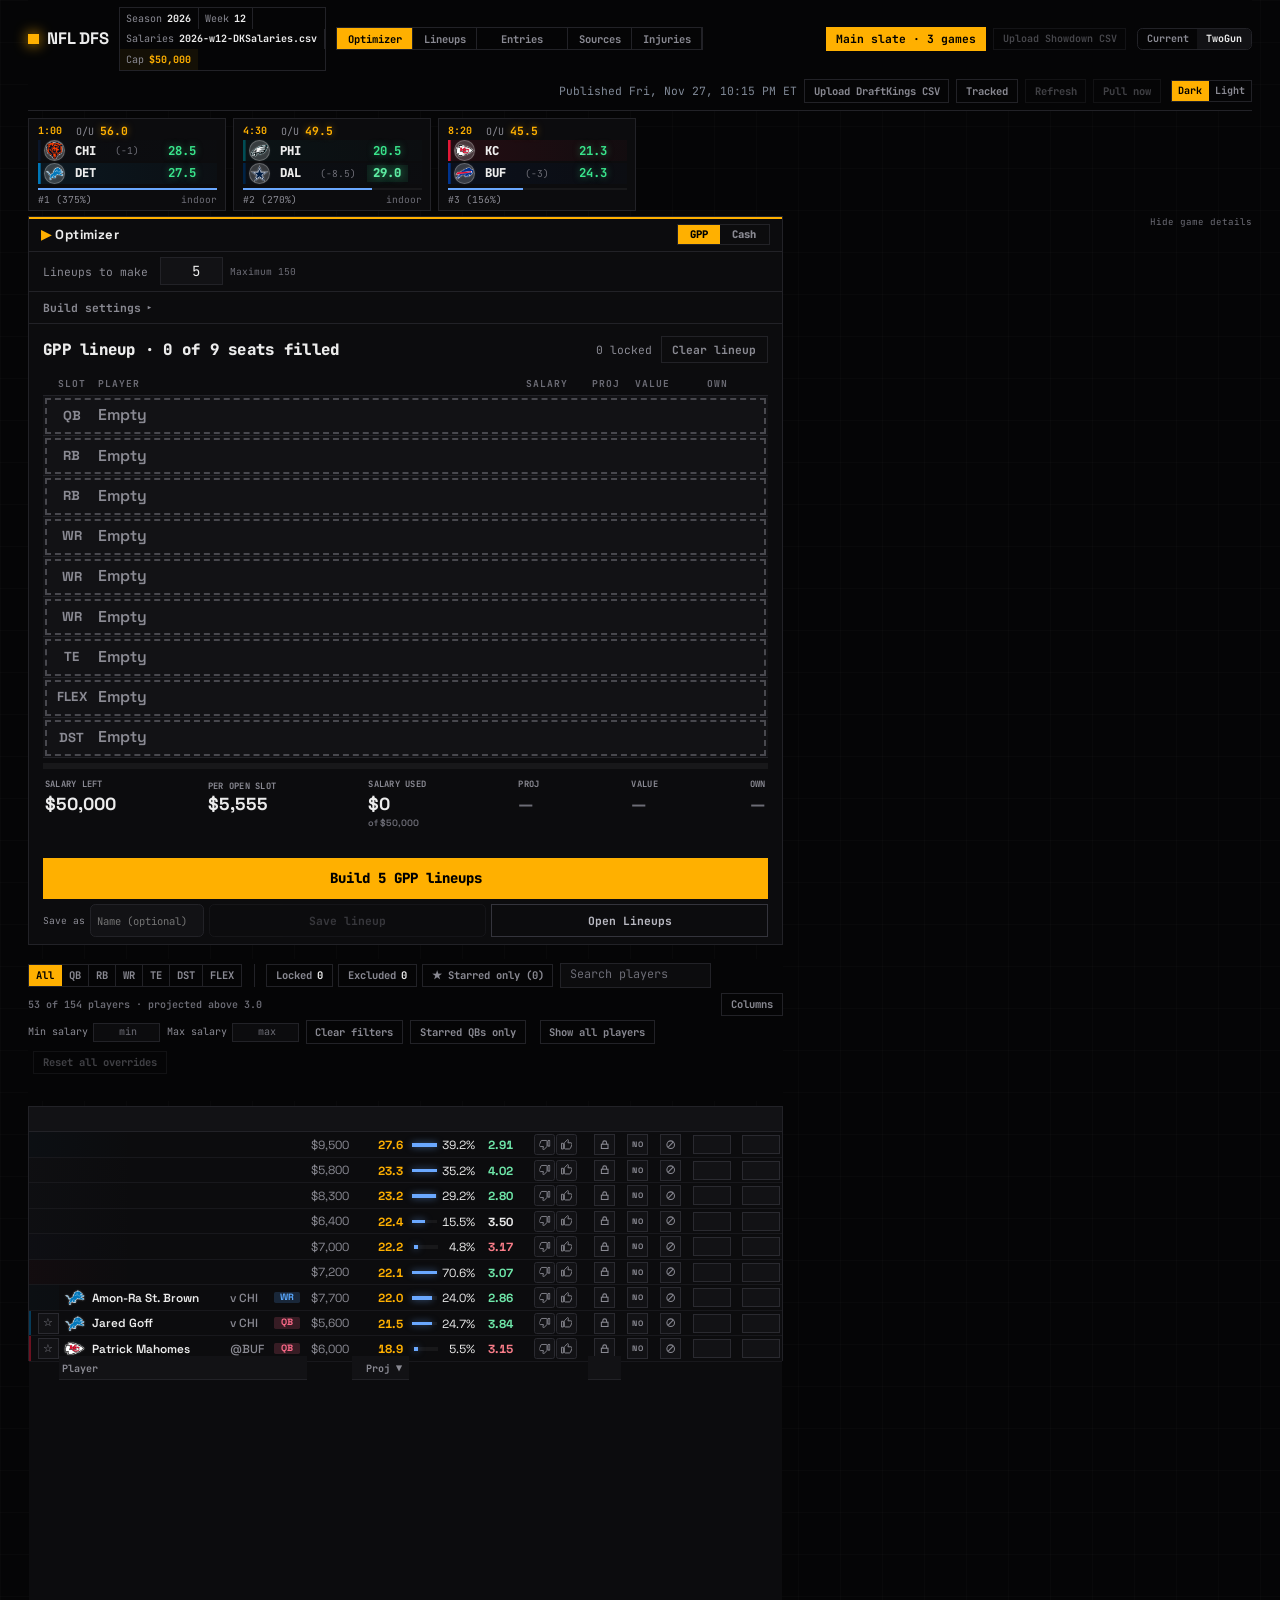
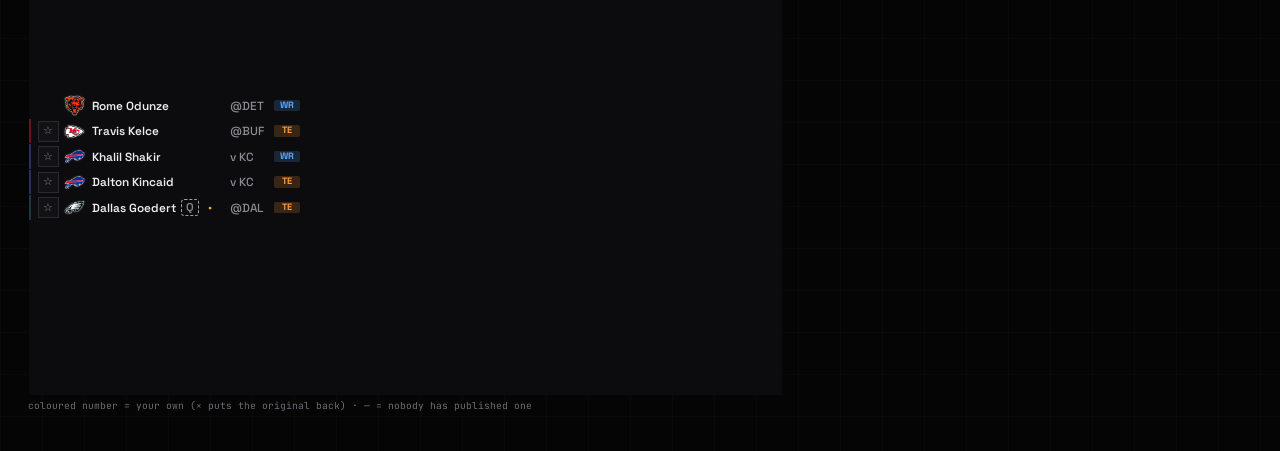
<file: index.html>
<!doctype html>
<html lang="en" class="is-site">
<head>
  <meta charset="utf-8" />
  <meta name="viewport" content="width=device-width, initial-scale=1" />
  <title>NFLDFSRankings</title>
  <link rel="stylesheet" href="style.css" />
  <link rel="stylesheet" href="site/site.css">
  <link rel="stylesheet" href="player-card.css" />
  <!-- The approved classic look: the app's own copy of NBA's stylesheets at commit a39b37e, scoped under .nl (never a live link), and NFL's additions. -->
  <link href="https://fonts.googleapis.com/css2?family=JetBrains+Mono:wght@400;500;600;700;800&family=Space+Grotesk:wght@500;600;700&display=swap" rel="stylesheet" />
  <link rel="stylesheet" href="look/board.css" />
  <link rel="stylesheet" href="look/lineups.css" />
  <link rel="stylesheet" href="look/theme-light.css" />
  <link rel="stylesheet" href="look/look.css" />
  <link rel="stylesheet" href="look/rules.css" />
  <link rel="stylesheet" href="entries.css" />
  <link rel="stylesheet" href="optimizer-rows.css" />
  <script>
    // Dark mode is the default (2026-09-27 brief): set <html data-theme> before first paint so the
    // page never flashes light-then-dark. A saved choice in localStorage ("nfldfs-theme": "light" or
    // "dark") always wins; anything else (nothing saved, or a bad value) falls back to dark. Wrapped
    // in try/catch since localStorage can throw (private browsing, disabled storage). The header's
    // toggle button (public/js/header.js's wireThemeToggle, wired from app.js) reads/writes the same
    // key and flips this same attribute at runtime. "?theme=light" or "?theme=dark" (dev/QA
    // convenience only, same category as this page's existing "?tab="/"&scrollTo="
    // params below) overrides for this page load without touching the saved choice, so a screenshot
    // script can force either theme without clicking the toggle or writing localStorage.
    (function () {
      var theme = "dark";
      try {
        var saved = window.localStorage.getItem("nfldfs-theme");
        if (saved === "light" || saved === "dark") theme = saved;
      } catch (e) {
        /* localStorage unavailable — default to dark for this page load */
      }
      var forced = new URLSearchParams(window.location.search).get("theme");
      if (forced === "light" || forced === "dark") theme = forced;
      document.documentElement.setAttribute("data-theme", theme);
    })();
  </script>
</head>
<body>
  <!-- The one top bar (the approved look, PROJECT.md Part 4 item 5; the Showdown screen shares it since 2026-11-13): brand, slate stamps, the tabs, then the Main slate / Showdown switch (#mode-row, in #top-slates: the main slate's
       tile, any second slate's and one tile per loaded showdown, with Upload Showdown CSV), the TwoGun switch, the buttons and Dark | Light. Each piece marks which screen it belongs to (data-only: look.css hides it on the other
       one; app-showdown.js applyMode sets body[data-view]). -->
  <header class="nl" id="classic-header">
    <div class="top">
      <div class="brand"><span class="mk"></span>NFL DFS<small class="mode-tag" data-only="classic">DraftKings classic</small></div>
      <div id="slate-line" class="stamps slate-line" data-only="classic">Loading...</div>
      <div id="sd-slate-line" class="stamps slate-line" data-only="showdown"></div>
      <div class="vtabs"><nav id="tabs" data-only="classic"></nav><nav id="sd-tabs" data-only="showdown"></nav><button id="sources-btn" class="tab-btn" type="button" data-only="classic" title="Which sources feed the projections and ownership, their weights, and when each was last pulled">Sources</button><button id="sd-sources-btn" class="tab-btn" type="button" data-only="showdown" title="Which sources feed the projections and ownership, their weights, and when each was last pulled">Sources</button><button id="injuries-btn" class="tab-btn" type="button" data-only="classic" title="Who the injury sources tag or hide, and your In / Out for each">Injuries</button><button id="sd-injuries-btn" class="tab-btn" type="button" data-only="showdown" title="Who the injury sources tag or hide, and your In / Out for each">Injuries</button></div>
      <span class="grow"></span>
      <div id="top-slates"><div id="mode-row" class="mode-row"></div></div>
      <div id="tg-mode" class="tg-mode" data-only="classic" hidden></div>
      <div class="header-actions">
        <label class="chip upload-btn" data-only="classic">
          Upload DraftKings CSV
          <input id="csv-input" type="file" accept=".csv,text/csv" hidden />
        </label>
        <span id="upload-info" class="upload-info" data-only="classic"></span>
        <button id="sd-salary-btn" class="chip" type="button" data-only="showdown" title="How much of the $50,000 cap contest lineups spent">Salary used</button>
        <button id="tracked-btn" class="chip" type="button" data-only="classic" title="The DFS players you track: contest entrants, the RotoGrinders top 100 and your marks">Tracked</button>
        <button id="sd-tracked-btn" class="chip" type="button" data-only="showdown" title="The DFS players you track: contest entrants, the RotoGrinders top 100 and your marks">Tracked</button>
        <button id="refresh-btn" class="chip" type="button" data-only="classic">Refresh</button>
        <button id="sd-refresh-btn" class="chip" type="button" data-only="showdown">Refresh</button>
        <span class="pull-group" data-only="classic"><button id="pull-now-btn" class="chip" type="button" title="Runs the TwoGun pulls, a refresh, the save and the site publish">Pull now</button>
        <span id="pull-info" class="upload-info"></span></span>
      </div>
      <div class="themes" id="theme-switch" role="group" aria-label="Theme"><button type="button" data-theme-set="dark">Dark</button><button type="button" data-theme-set="light">Light</button></div>
    </div>
    <!-- The row under the bar: the source pills and, beside them, the TwoGun status pill (header.js renderModeBox puts it in #tg-pill). Hidden when empty. -->
    <div class="header-sub" data-only="classic">
      <div id="pills-row" class="pills-row"></div>
      <div id="tg-pill" class="tg-pill" hidden></div>
    </div>
    <!-- A Showdown's source pills and the pill naming the sources its board reads (showdown/view.js, figures-label.js): source state, which the Sources page's Data as of shows (item 7, G64); not drawn in the bar. -->
    <div id="sd-source-state" hidden>
      <div id="sd-pills-row" class="pills-row"></div>
      <div id="sd-figures-pill" class="tg-pill" hidden></div>
    </div>
  </header>

  <main class="main" id="classic-main">
    <div id="status" class="status"></div>
    <!-- Second slates (D57): one plain line while a second slate (the afternoon-only slate, say) is on screen;
         hidden on the main slate. Filled by app.js's renderSlateChrome. -->
    <p id="slate-note" class="tab-note" hidden></p>

    <!-- The Optimizer and Lineups tabs in the approved look (.nl: public/look/). The game strip and the two lines under it are static markup drawn by app.js; #lineup-mount is the part lineup.js's renderLineupPanel redraws.
         #pool-top (the sticky filter bar and the `Build finished.` notice) sits outside the redraw and is moved into the pool column after each one, so typing in its boxes keeps its caret. -->
    <div id="lineup-panel" class="panel nl">
      <section id="gamestrip"></section>
      <div class="updline" id="updline"><p id="own-banner" class="own-banner stale-line"></p></div>
      <div id="pool-top" class="fbar"><section id="filterbar"></section><div id="build-notice" class="build-notice" hidden></div></div>
      <div id="lineup-mount" class="lineup-mount"></div>
    </div>

    <!-- Sources view (Adam 2026-10-18): ONE page (public/js/sources-page.js) shown while the header's Sources link is on, with the
         Projections or Projected Ownership player table under its Players heading (the two panels below). -->
    <div id="sources-panel" class="panel sources-panel" hidden></div>
    <div id="projections-panel" class="panel" hidden></div>
    <div id="ownership-panel" class="panel" hidden></div>
    <div id="showdown-panel" class="panel nl" hidden></div>
    <div id="entries-panel" class="panel" hidden></div>
    <!-- The Injuries tab (injuries-tab.js): who the injury sources tag or hide on the slate on screen, and Adam's In / Out for each. -->
    <div id="injuries-panel" class="panel" hidden></div>
    <div id="empty-state" class="empty-state" hidden></div>
  </main>

  <!-- Showdown main (D39/D40): parallel structure to the classic <main> above, hidden until a showdown
       tile in the mode row is clicked (location.hash becomes "#sd=<key>"). Rendered entirely by
       public/js/showdown/view.js, table.js, tabs.js and lineup.js. -->
  <main class="main" id="showdown-main" hidden>
    <div id="sd-status" class="status"></div>

    <!-- The Optimizer tab, the Showdown's main screen (Adam 2026-10-26: the Rankings tab folded in here, D81, as classic's #lineup-panel; since 2026-11-13 in the classic look: .nl).
         The game tile, the one quiet line and the filter bar (sticky) are drawn by showdown/view.js; #sd-lineup-mount is the only part showdown/lineup.js
         redraws (the pool with #sd-table, #sd-thead, #sd-tbody and #sd-legend, the Optimizer panel, the lineup read and the swaps),
         so a redraw never replaces a filter box Adam is typing in. The tab row is in the shared top bar (#sd-tabs). -->
    <div id="sd-lineup-panel" class="panel nl sd-lineup-panel">
      <div id="sd-gameline"></div>
      <div id="sd-stamps" class="stamps-host"></div>
      <div id="sd-filterbar" class="fbar sd-filterbar"></div>
      <div id="sd-build-notice" class="build-notice" hidden></div>
      <div id="sd-lineup-mount" class="sd-lineup-mount"></div>
    </div>
    <!-- The Lineups tab (Adam 2026-11-05): full width, no player list; drawn by showdown/lineups-screen.js. -->
    <div id="sd-lineups-panel" class="panel sd-lineups-panel" hidden></div>
    <div id="sd-sources-panel" class="panel sources-panel" hidden></div>
    <div id="sd-projections-panel" class="panel" hidden></div>
    <div id="sd-ownership-panel" class="panel" hidden></div>
    <div id="sd-injuries-panel" class="panel" hidden></div>
    <div id="sd-entries-panel" class="panel" hidden></div>
    <div id="sd-empty-state" class="empty-state nl" hidden></div>
    <!-- The details of a board that could not be read (the foot of the page, never the main view); filled by showdown/view.js, hidden when empty. -->
    <p id="sd-foot-note" class="storage-foot nl" hidden></p>
  </main>

  <!-- The page's foot: a setting the browser could not read and reset to defaults (storage-damage.js); hidden when none. -->
  <footer id="storage-foot" class="storage-foot" hidden></footer>

  <script type="module" src="app.js"></script>
  <script>
    // Dev/QA convenience only: "?tab=lineup" (or any tab key) clicks that tab's button once it exists,
    // so a headless screenshot can land straight on a non-default tab without a separate DevTools
    // script. Polls briefly because the tab buttons only render after the board finishes loading.
    // "&scrollTo=<id>" (added for the Saved Lineups screenshot) additionally scrolls that element into
    // view once it exists, since the tab's own content can be taller than one screenshot's viewport.
    (function () {
      var params = new URLSearchParams(window.location.search);
      var wantTab = params.get("tab");
      var scrollToId = params.get("scrollTo");
      if (!wantTab && !scrollToId) return;
      var tabClicked = !wantTab;
      var attempts = 0;
      var timer = setInterval(function () {
        attempts++;
        if (!tabClicked) {
          // Showdown mode (D39/D40) has its own tab bar (#sd-tabs) alongside the classic one (#tabs),
          // both present in the DOM at once (the inactive mode's container is merely hidden) — scoping by
          // location.hash's "#sd=" prefix picks the one actually on screen instead of always matching
          // #tabs first in document order.
          var scope = window.location.hash.indexOf("#sd=") === 0 ? "#sd-tabs" : "#tabs";
          // "?tab=projections" and "?tab=ownership" are the Projections | Ownership switch of the Sources page now (Adam 2026-10-18):
          // the page is not drawn until the header's Sources button is clicked, so that button is clicked first (once), then the switch.
          // Each mode has its own page (#sources-panel on the classic page, #sd-sources-panel on a showdown), picked by scope.
          var onSources = wantTab === "projections" || wantTab === "ownership";
          var panel = scope === "#sd-tabs" ? "#sd-sources-panel" : "#sources-panel";
          var btn = onSources ? document.querySelector(panel + ' [data-tab="' + wantTab + '"]') : document.querySelector(scope + ' [data-tab="' + wantTab + '"]');
          // "?tab=injuries": the top bar's Injuries button (it sits beside Sources, outside the tab row), once the tab row is drawn.
          if (wantTab === "injuries") btn = document.querySelector(scope + " .tab-btn") ? document.getElementById(scope === "#sd-tabs" ? "sd-injuries-btn" : "injuries-btn") : null;
          // Clicked on every poll until the switch exists (opening the page twice changes nothing), since app.js may not have wired the button yet.
          if (onSources && !btn) {
            var link = document.getElementById(scope === "#sd-tabs" ? "sd-sources-btn" : "sources-btn");
            if (link) link.click();
          }
          if (btn) {
            btn.click();
            tabClicked = true;
          } else if (!onSources && document.querySelector(scope + " .tab-btn")) {
            // The tab bar is drawn but has no such tab: a retired key ("?tab=rankings", "?tab=favorites"; tabs.js RETIRED_TABS) or an
            // unknown one, which the page already shows as the Optimizer, so there is nothing to click and no reason to keep polling.
            tabClicked = true;
          }
        }
        // Waits for the saved-lineups list to finish its own async load (never scrolls while it still
        // reads "Loading…") and only then scrolls, once — scrolling earlier, while the panel above it is
        // still being sized off the current scroll position, was moving the target underneath itself.
        var scrolled = !scrollToId;
        if (tabClicked && scrollToId) {
          var el = document.getElementById(scrollToId);
          var ready = el && el.querySelector(".lc, .saved-lineups-empty");
          if (ready) {
            el.scrollIntoView({ block: "start" });
            scrolled = true;
          }
        }
        if (tabClicked && scrolled) {
          clearInterval(timer);
        } else if (attempts > 600) {
          clearInterval(timer); // ~60s at 100ms: give up rather than poll forever
        }
      }, 100);
    })();
  </script>
  <script type="module" src="site/site.js"></script>
</body>
</html>
</file>
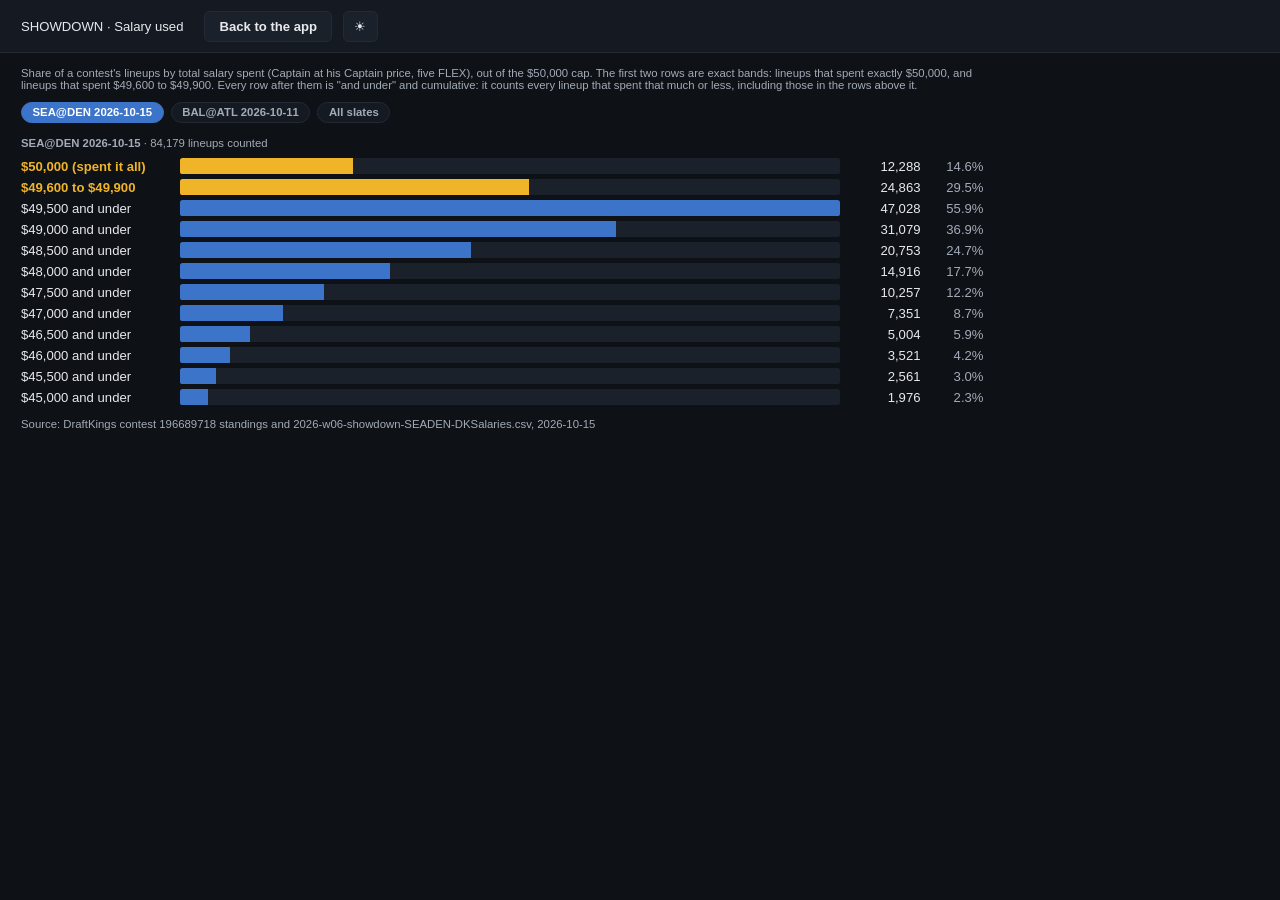
<file: showdown-salary.html>
<!doctype html>
<html lang="en">
<head>
  <meta charset="utf-8" />
  <meta name="viewport" content="width=device-width, initial-scale=1" />
  <title>Showdown salary used - NFLDFSRankings</title>
  <link rel="stylesheet" href="style.css" />
  <script>
    // Same theme bootstrap as index.html: a saved "light"/"dark" choice wins, otherwise dark; ?theme= overrides for one load.
    (function () {
      var theme = "dark";
      try {
        var saved = window.localStorage.getItem("nfldfs-theme");
        if (saved === "light" || saved === "dark") theme = saved;
      } catch (e) {
        /* localStorage unavailable: dark for this load */
      }
      var forced = new URLSearchParams(window.location.search).get("theme");
      if (forced === "light" || forced === "dark") theme = forced;
      document.documentElement.setAttribute("data-theme", theme);
    })();
  </script>
  <style>
    .su-wrap { max-width: 68.75rem; }
    .su-row { display: grid; grid-template-columns: 10.625rem minmax(0, 1fr) 5rem 3.75rem; align-items: center; gap: var(--sp-3); padding: 0.1875rem 0; font-size: var(--fs-base); }
    .su-label { white-space: nowrap; color: var(--text); }
    .su-track { height: 1.125rem; background: var(--bg-elevated-2); border-radius: 0.1875rem; overflow: hidden; }
    .su-bar { display: block; height: 100%; background: var(--accent); }
    .su-exact .su-bar { background: var(--amber); }
    .su-exact .su-label { color: var(--amber); font-weight: 700; }
    .su-count, .su-pct { text-align: right; font-variant-numeric: tabular-nums; white-space: nowrap; }
    .su-pct { color: var(--text-muted); }
    .su-head { margin: var(--sp-4) 0 var(--sp-2); }
    .su-source { margin: var(--sp-3) 0 0; }
  </style>
</head>
<body>
  <header class="header sd-header">
    <div class="header-top">
      <div class="sd-band"><span class="sd-band-text">SHOWDOWN &middot; Salary used</span></div>
      <div class="header-actions">
        <button id="su-back" class="sources-btn" type="button">Back to the app</button>
        <button id="theme-toggle-btn" class="theme-toggle-btn" type="button" title="Switch theme"></button>
      </div>
    </div>
  </header>
  <main class="main">
    <div class="su-wrap">
      <p class="tab-note">Share of a contest's lineups by total salary spent (Captain at his Captain price, five FLEX), out of the $50,000 cap. The first two rows are exact bands: lineups that spent exactly $50,000, and lineups that spent $49,600 to $49,900. Every row after them is "and under" and cumulative: it counts every lineup that spent that much or less, including those in the rows above it.</p>
      <div id="su-picker" class="chip-group"></div>
      <div id="su-view"><p class="tab-note">Loading...</p></div>
    </div>
  </main>
  <script type="module" src="js/showdown/salary-used.js"></script>
</body>
</html>
</file>
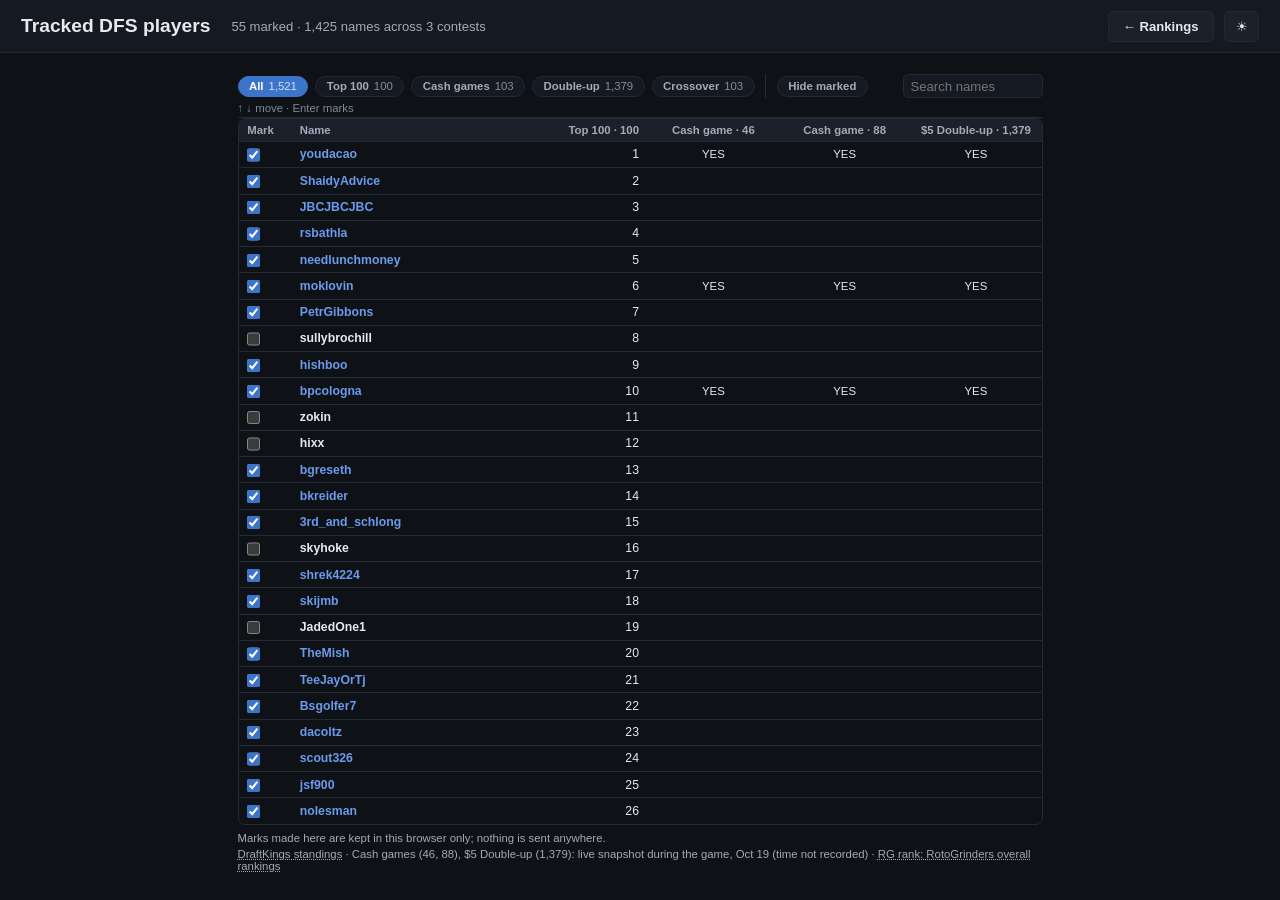
<file: tracked-players.html>
<!doctype html>
<html lang="en">
<head>
  <meta charset="utf-8" />
  <meta name="viewport" content="width=device-width, initial-scale=1" />
  <title>Tracked DFS players - NFLDFSRankings</title>
  <link rel="stylesheet" href="style.css" />
  <link rel="stylesheet" href="tracked-players.css" />
  <script>
    // Same theme bootstrap as index.html: a saved "light"/"dark" choice wins, otherwise dark; ?theme= overrides for one load.
    (function () {
      var theme = "dark";
      try {
        var saved = window.localStorage.getItem("nfldfs-theme");
        if (saved === "light" || saved === "dark") theme = saved;
      } catch (e) {
        /* localStorage unavailable: dark for this load */
      }
      var forced = new URLSearchParams(window.location.search).get("theme");
      if (forced === "light" || forced === "dark") theme = forced;
      document.documentElement.setAttribute("data-theme", theme);
    })();
  </script>
</head>
<body>
  <!-- Tracked DFS players (Adam 2026-10-20): public/js/tracked-players.js draws the page from GET /api/tracked-players (the baked
       copy on the public site, where the visitor's ticks are kept in this browser). The back link's address is set from ?from= (a Showdown) by the script. -->
  <header class="header">
    <div class="header-top">
      <h1 class="title">Tracked DFS players</h1>
      <span id="tp-counts" class="slate-line">Loading...</span>
      <div class="header-actions">
        <a id="tp-back" class="sources-btn tp-back" href="./">&larr; Rankings</a>
        <button id="theme-toggle-btn" class="theme-toggle-btn" type="button" title="Switch theme"></button>
      </div>
    </div>
  </header>
  <main class="main">
    <div class="tp-wrap">
      <div id="tp-error" class="tp-error" role="alert" hidden></div>
      <div id="tp-bar" class="tp-bar">
        <div class="filter-row tp-controls">
          <div id="tp-lists" class="chip-group" aria-label="List"></div>
          <span class="tp-sep" aria-hidden="true"></span>
          <button id="tp-hide-marked" type="button" class="chip toggle-chip" aria-pressed="false">Hide marked</button>
          <span class="filter-search tp-search"><input id="tp-search" type="search" placeholder="Search names" aria-label="Search names" autocomplete="off" spellcheck="false" /></span>
        </div>
        <p id="tp-keys" class="tab-note tp-keys">&uarr; &darr; move &middot; Enter marks</p>
      </div>
      <div id="tp-box" class="scroll-panel tp-box">
        <table class="tp-table">
          <thead id="tp-thead"></thead>
          <tbody id="tp-tbody"></tbody>
        </table>
      </div>
      <div id="tp-foot" class="tp-foot">
        <p id="tp-readonly" class="tab-note tp-readonly" hidden>Marks made here are kept in this browser only; nothing is sent anywhere.</p>
        <p id="tp-source" class="tab-note tp-source"></p>
      </div>
    </div>
  </main>
  <script type="module" src="js/tracked-players.js"></script>
</body>
</html>
</file>
<file: style.css>
/* One spacing scale, one type scale, CSS variables theme both light and dark. LIGHT is the plain
   :root default (kept pixel-for-pixel identical to the previous look) so it still renders correctly
   with no JS and as the explicit "Light" choice. DARK is the palette the app actually shows by
   default: index.html's inline bootstrap script sets <html data-theme="dark"> before first paint
   unless localStorage has a saved "light" choice, so :root[data-theme="dark"] wins in the normal
   case; the @media (prefers-color-scheme: dark) block below is only the no-JS/first-paint fallback
   for whichever theme the OS prefers, guarded so a saved "light" choice always overrides it. The
   header's toggle button (public/js/header.js wireThemeToggle) flips data-theme and saves the choice
   (localStorage key "nfldfs-theme", wrapped in try/catch). Dark values match the hosted sheets' own
   palette (see tools/build_classic_sheet.mjs): bg #0e1116, surfaces #151a22, lines #232a36, text
   #e7e9ee, muted #8d95a3, accent gold #f0b429 (the app's existing --amber token — already the CPT/
   showdown-band/mode-tile gold, D39), chalk red #b23a3a, value green #2f8f5b, leverage blue #3b74c9
   (the app's existing --accent token, used for buttons/active states so white button text keeps
   working — gold was reserved for headline/CPT accents only, not solid button fills). */
:root {
  --sp-1: 0.25rem;
  --sp-2: 0.5rem;
  --sp-3: 0.75rem;
  --sp-4: 1rem;
  --sp-5: 1.5rem;
  --sp-6: 2rem;

  --fs-sm: 0.8125rem;
  --fs-base: 0.9375rem;
  --fs-md: 1rem;
  --fs-lg: 1.375rem;

  --row-fill-a: 85%; /* Team rows round 6: the lineup rows' one flat fill opacity (team-palette.js ROW_FILL pins it) */

  --bg: #f4f5f7;
  --bg-elevated: #ffffff;
  --bg-elevated-2: #eef0f3;
  --border: #d8dce2;
  --text: #1b1e23;
  --text-muted: #565d68;
  --text-dim: #646b76; /* 5.38:1 on white, 4.71:1 on the pill grey (wish v) */
  --accent: #2f5cd6;
  --accent-hover: #24489f;
  --accent-rgb: 47, 92, 214;
  --accent-text: #2f5cd6; /* accent used as text colour on a card: 5.8:1 on white (D77) */
  --danger: #c8323b;
  --danger-rgb: 200, 50, 59;
  --success: #1f8a3b;
  --success-rgb: 31, 138, 59;
  --cash: #1f8a3b; /* cash mode job 3b: the value green already in use (--grade-v1), for the $ chip, badge and Cash controls */
  --cash-rgb: 31, 138, 59;
  --info: #1c6ea6;
  --amber: #9a6a10;
  --amber-rgb: 154, 106, 16;
  --row-hover: #eef0f3;
  --row-dim-text: #9aa2ad;

  /* D33 grading (Adam 2026-10-15): v1 = 1.5+ SD above the position's mean, v5 = 1.5+ below (grade.js); v2/v4 rely on the tint. */
  --grade-v1: #1f8a3b;
  --grade-v2: #6fb98a;
  --grade-v5: #c8323b;
  --grade-v4: #d98d92;
  --grade-v1-bg: rgba(31, 138, 59, 0.16);
  --grade-v2-bg: rgba(111, 185, 138, 0.18);
  --grade-v4-bg: rgba(200, 50, 59, 0.13);
  --grade-v5-bg: rgba(200, 50, 59, 0.20);

  --status-out: #c8323b;
  --status-amber: #9a6a10;
  --status-grey: #6b7280;
  --status-grey-rgb: 107, 114, 128;

  /* Position pills/chips (showdown D41): one muted colour per position, used identically for the small
     position pill next to a team chip and the matching filter chip, on both Rankings and Lineup Builder
     (showdown side). Each position also carries an -rgb tuple for a translucent pill background, same
     pattern as --danger-rgb/--amber-rgb above. Light-theme values are darker (readable on a pale card);
     dark-theme values (below, :root[data-theme="dark"]) are lighter pastels (readable on a dark card). */
  --pos-qb: #6b46c1;
  --pos-qb-rgb: 107, 70, 193;
  --pos-rb: #1f7a5c;
  --pos-rb-rgb: 31, 122, 92;
  --pos-wr: #2b6cb0;
  --pos-wr-rgb: 43, 108, 176;
  --pos-te: #b5651d;
  --pos-te-rgb: 181, 101, 29;
  --pos-k: #a23e6b;
  --pos-k-rgb: 162, 62, 107;
  --pos-dst: #4a5568;
  --pos-dst-rgb: 74, 85, 104;

  /* Tells Chromium to draw native UI (scrollbar thumbs/tracks, form controls, selects) in the matching
     palette instead of the OS default (round-2 fix, coordinator). */
  color-scheme: light;
}

:root[data-theme="dark"] {
  --row-fill-a: 60%;
  --bg: #0e1116;
  --bg-elevated: #151a22;
  --bg-elevated-2: #1b212b;
  --border: #232a36;
  --text: #e7e9ee;
  --text-muted: #a3abb8; /* 7.54:1 on the dark card (wish v) */
  --text-dim: #808997; /* 4.94:1 on the dark card, 5.35:1 on the page (wish v) */
  --accent: #3b74c9;
  --accent-hover: #2e5da3;
  --accent-rgb: 59, 116, 201;
  --accent-text: #6b9bec; /* 6.3:1 on the dark card (#151a22) */
  --danger: #b23a3a;
  --danger-rgb: 178, 58, 58;
  --success: #2f8f5b;
  --success-rgb: 47, 143, 91;
  --cash: #2f8f5b;
  --cash-rgb: 47, 143, 91;
  --info: #4fa8e0;
  --amber: #f0b429;
  --amber-rgb: 240, 180, 41;
  --row-hover: #1b212b;
  --row-dim-text: #4d5566;

  --grade-v1: #2f8f5b;
  --grade-v2: #5fae82;
  --grade-v5: #b23a3a;
  --grade-v4: #c97272;
  --grade-v1-bg: rgba(47, 143, 91, 0.42);
  --grade-v2-bg: rgba(47, 143, 91, 0.20);
  --grade-v4-bg: rgba(178, 58, 58, 0.18);
  --grade-v5-bg: rgba(178, 58, 58, 0.40);

  --status-out: #b23a3a;
  --status-amber: #f0b429;
  --status-grey: #99a1ae;
  --status-grey-rgb: 153, 161, 174;

  --pos-qb: #a78bfa;
  --pos-qb-rgb: 167, 139, 250;
  --pos-rb: #4fd1a5;
  --pos-rb-rgb: 79, 209, 165;
  --pos-wr: #6fa8dc;
  --pos-wr-rgb: 111, 168, 220;
  --pos-te: #e0975a;
  --pos-te-rgb: 224, 151, 90;
  --pos-k: #d883ab;
  --pos-k-rgb: 216, 131, 171;
  --pos-dst: #9aa5b8;
  --pos-dst-rgb: 154, 165, 184;

  color-scheme: dark;
}

@media (prefers-color-scheme: dark) {
  :root:not([data-theme="light"]):not([data-theme="dark"]) {
    --bg: #0e1116;
    --bg-elevated: #151a22;
    --bg-elevated-2: #1b212b;
    --border: #232a36;
    --text: #e7e9ee;
    --text-muted: #a3abb8;
    --text-dim: #808997;
    --accent: #3b74c9;
    --accent-hover: #2e5da3;
    --accent-rgb: 59, 116, 201;
    --accent-text: #6b9bec;
    --danger: #b23a3a;
    --danger-rgb: 178, 58, 58;
    --success: #2f8f5b;
    --success-rgb: 47, 143, 91;
    --cash: #2f8f5b;
    --cash-rgb: 47, 143, 91;
    --info: #4fa8e0;
    --amber: #f0b429;
    --amber-rgb: 240, 180, 41;
    --row-hover: #1b212b;
    --row-dim-text: #4d5566;

    --grade-v1: #2f8f5b;
    --grade-v2: #5fae82;
    --grade-v5: #b23a3a;
    --grade-v4: #c97272;
    --grade-v1-bg: rgba(47, 143, 91, 0.42);
    --grade-v2-bg: rgba(47, 143, 91, 0.20);
    --grade-v4-bg: rgba(178, 58, 58, 0.18);
    --grade-v5-bg: rgba(178, 58, 58, 0.40);

    --status-out: #b23a3a;
    --status-amber: #f0b429;
    --status-grey: #99a1ae;
    --status-grey-rgb: 153, 161, 174;

    --pos-qb: #a78bfa;
    --pos-qb-rgb: 167, 139, 250;
    --pos-rb: #4fd1a5;
    --pos-rb-rgb: 79, 209, 165;
    --pos-wr: #6fa8dc;
    --pos-wr-rgb: 111, 168, 220;
    --pos-te: #e0975a;
    --pos-te-rgb: 224, 151, 90;
    --pos-k: #d883ab;
    --pos-k-rgb: 216, 131, 171;
    --pos-dst: #9aa5b8;
    --pos-dst-rgb: 154, 165, 184;

    color-scheme: dark;
  }
}

* { box-sizing: border-box; }

/* G71: every size is rem off this root, which grows with the window between 14px and 22px (16px at 1920, 21.33px at 2560), so a wider screen shows the 1920 page scaled up; a phone pins it at 16px. */
html { font-size: clamp(14px, 0.8333vw, 22px); }
@media (max-width: 899px) { html { font-size: 16px; } }

html, body {
  margin: 0;
  padding: 0;
  width: 100%;
  background: var(--bg);
  color: var(--text);
  font-family: -apple-system, "Segoe UI", Roboto, Arial, sans-serif;
}
body { font-size: var(--fs-base); }

/* ---------- Header ---------- */
.header {
  width: 100%;
  background: var(--bg-elevated);
  border-bottom: 1px solid var(--border);
  /* Side padding grows on wide screens so the header's contents line up with the width-capped .main. */
  padding: var(--sp-3) max(var(--sp-5), calc((100% - 97.5rem) / 2 + var(--sp-5)));
}

/* Wraps (👁 Sources fix 1): where the Sources button makes the row too wide, the action buttons drop to their own line as a group,
   pushed right as they were (margin-left: auto on .header-actions). */
.header-top {
  display: flex;
  align-items: center;
  flex-wrap: wrap;
  gap: var(--sp-2) var(--sp-5);
  width: 100%;
}

.title {
  margin: 0;
  font-size: var(--fs-lg);
  font-weight: 700;
  color: var(--text);
  white-space: nowrap;
}

.slate-line {
  flex: 1;
  color: var(--text-muted);
  font-size: var(--fs-base);
  white-space: nowrap;
}
/* A7: "SAMPLE DATA · nothing is saved" on a ?sample=1 page (header.js renderSlateLine). */
.sample-tag {
  font-size: var(--fs-sm);
  font-weight: 700;
  letter-spacing: 0.06em;
  color: color-mix(in srgb, var(--danger) 80%, var(--text)); /* toward the text colour: lighter on the dark theme, darker on the light one (👁 contrast finding 2026-10-17) */
  border: 1px solid var(--danger);
  border-radius: 0.25rem;
  padding: 0.125rem 0.5rem;
  margin-right: var(--sp-2);
}

.header-actions {
  display: flex;
  align-items: center;
  gap: var(--sp-3);
}
#classic-header .header-actions { margin-left: auto; } /* stays right when the row wraps; the showdown header keeps Refresh beside its band */

.upload-btn {
  cursor: pointer;
  background: var(--accent);
  color: #ffffff;
  padding: var(--sp-2) var(--sp-4);
  border-radius: 0.375rem;
  font-size: var(--fs-base);
  font-weight: 600;
  white-space: nowrap;
}
.upload-btn:hover { background: var(--accent-hover); }

.upload-info {
  font-size: var(--fs-sm);
  color: var(--text-dim);
  white-space: nowrap;
}
/* Pull now with its "Last pull ...: ok" line under it in small type, so the line takes no width from the header's left group. */
.pull-group { display: inline-flex; flex-direction: column; align-items: center; gap: 0.0625rem; }
.pull-group .upload-info { font-size: 0.6563rem; line-height: 1.1; width: 0; display: flex; justify-content: center; white-space: nowrap; } /* centred under the button, adding nothing to the header's width */
.pull-group .upload-info:empty { display: none; }

.refresh-btn,
.sources-btn {
  cursor: pointer;
  background: var(--bg-elevated-2);
  color: var(--text);
  border: 1px solid var(--border);
  padding: var(--sp-2) var(--sp-4);
  border-radius: 0.375rem;
  font-size: var(--fs-base);
  font-weight: 600;
  white-space: nowrap;
}
.refresh-btn:hover,
.sources-btn:hover,
.sources-btn.active { border-color: var(--accent); }
.sources-btn.active { color: var(--accent); }

/* Dark/Light toggle (header, both themes): same shape as .refresh-btn but a fixed width so flipping
   between the sun and moon glyph never shifts anything else in .header-actions. */
.theme-toggle-btn {
  cursor: pointer;
  background: var(--bg-elevated-2);
  color: var(--text);
  border: 1px solid var(--border);
  border-radius: 0.375rem;
  padding: var(--sp-2) var(--sp-3);
  font-size: var(--fs-base);
  width: 2.5rem;
  text-align: center;
}
.theme-toggle-btn:hover { border-color: var(--accent); }

.pills-row { margin-top: var(--sp-2); }
/* The row under the main-slate title: the source pills and the TwoGun status pill side by side (Sources fix round 3), the pill
   wrapping below only when the two do not fit; each child carries its own top margin so a hidden one leaves no gap. */
.header-sub { display: flex; flex-wrap: wrap; align-items: flex-start; column-gap: var(--sp-3); }
.tg-pill { margin-top: var(--sp-2); white-space: nowrap; }
.tg-pill[hidden] { display: none; }
.pills-list {
  list-style: none;
  margin: 0;
  padding: 0;
  display: flex;
  flex-wrap: wrap;
  gap: var(--sp-2);
}
.pill {
  display: inline-block;
  border-radius: 62.4375rem;
  padding: 0.1875rem 0.625rem;
  font-size: var(--fs-sm);
}
.pill-warning {
  background: rgba(var(--amber-rgb), 0.15);
  color: var(--amber);
  border: 1px solid rgba(var(--amber-rgb), 0.4);
}
/* The source pills fold into one summary chip (header.js renderPills). */
.pills-summary { padding: 0; background: var(--bg-elevated-2); color: var(--text-muted); border-color: var(--border); }
.pills-toggle { background: none; border: 0; color: inherit; font: inherit; padding: 0.1875rem 0.625rem; cursor: pointer; }
.pills-toggle::after { content: " \25B8"; }
.pills-toggle[aria-expanded="true"]::after { content: " \25BE"; }
.pills-list:not(.open) > .pill:not(.pills-summary) { display: none; }

/* TwoGun mode box (header.js renderModeBox, merge plan 2026-10-15): the Current / TwoGun switch after the slate line;
   the board-stamp pill sits in #tg-pill in .header-sub. Same pill shape as the source pills; the stamp pill is neutral, a stale or missing
   TwoGun board uses the amber .pill-warning. */
.tg-mode { display: flex; align-items: center; gap: var(--sp-2); white-space: nowrap; }
.tg-mode[hidden] { display: none; }
.tg-mode-switch { display: inline-flex; border: 1px solid var(--border); border-radius: 0.375rem; overflow: hidden; }
.tg-mode-btn {
  cursor: pointer;
  background: var(--bg-elevated-2);
  color: var(--text-muted);
  border: 0;
  padding: 0.25rem 0.625rem;
  font-size: var(--fs-sm);
  font-weight: 600;
}
.tg-mode-btn + .tg-mode-btn { border-left: 1px solid var(--border); }
.tg-mode-btn.active { background: var(--accent); color: #ffffff; cursor: default; }
.tg-mode-btn:disabled:not(.active) { cursor: progress; opacity: 0.7; }
.pill-mode { background: var(--bg-elevated-2); color: var(--text-muted); border: 1px solid var(--border); }

/* ---------- Main layout ---------- */
/* The page does not have to fill a wide screen (Adam): past 1560px the game strip, filters and table stop
   growing and sit centred together, so columns never drift apart and everything keeps one left edge. */
.main {
  width: 100%;
  padding: var(--sp-4) var(--sp-5);
  max-width: min(100vw, 97.5rem);
  margin: 0 auto;
}

.status {
  min-height: 1.125rem;
  margin-bottom: var(--sp-2);
  color: var(--text-muted);
  font-size: var(--fs-sm);
}
.status.error { color: var(--danger); }

/* ---------- Tabs ---------- */
.tabs {
  display: flex;
  gap: var(--sp-2);
  border-bottom: 1px solid var(--border);
  margin-bottom: var(--sp-4);
}
.tab-btn {
  cursor: pointer;
  background: none;
  border: none;
  border-bottom: 2px solid transparent;
  color: var(--text-muted);
  padding: var(--sp-2) var(--sp-3) var(--sp-3);
  font-size: var(--fs-md);
  font-weight: 600;
}
.tab-btn.active {
  color: var(--text);
  border-bottom-color: var(--accent);
}
.tab-btn:hover { color: var(--text); }
/* The Sources view's sub-tab row (Projections, Projected Ownership), under the main tabs while the header's Sources link is on. */

.panel { width: 100%; }

/* Shared internal-scroll, sticky-header table treatment (rankings table plus the Projections/Ownership
   tabs' source-value tables). app.js sets max-height inline per element so each fills whatever room is
   actually left below it instead of a fixed guess that only fit one window size. */
.scroll-panel {
  overflow: auto;
  border: 1px solid var(--border);
  border-radius: 0.5rem;
}

/* ---------- Expand / Minimize on the player tables (public/js/expand.js) ----------
   A thin right-aligned bar above each table holds the Expand button. Expanded, the bar becomes a fixed top strip
   (title on the left, Minimize on the right) and the table's scroll panel fills the rest of the window; a
   placeholder the same size as the pair keeps the page from jumping. */
.expand-bar {
  display: flex;
  align-items: center;
  justify-content: flex-end;
  width: 100%;
  margin-bottom: var(--sp-1);
}
.expand-bar[hidden] { display: none; }
.expand-title { display: none; font-weight: 600; font-size: var(--fs-md); color: var(--text); }
.expand-btn {
  cursor: pointer;
  background: var(--bg-elevated-2);
  border: 1px solid var(--border);
  border-radius: 0.375rem;
  color: var(--text-muted);
  font-size: var(--fs-sm);
  font-weight: 600;
  padding: 0.1875rem var(--sp-3);
}
.expand-btn:hover { color: var(--text); }
body.table-expanded { overflow: hidden; }
.expand-bar.is-expanded {
  position: fixed;
  top: 0;
  left: 0;
  right: 0;
  z-index: 1000;
  box-sizing: border-box;
  height: 3rem;
  max-width: none;
  margin: 0;
  padding: 0 var(--sp-3);
  justify-content: space-between;
  background: var(--bg-elevated);
  border-bottom: 1px solid var(--border);
}
.expand-bar.is-expanded .expand-title { display: inline; }
.expand-bar.is-expanded .expand-btn { padding: 0.375rem var(--sp-4); color: var(--text); }
.scroll-panel.is-expanded {
  position: fixed;
  top: 3rem;
  left: 0;
  right: 0;
  bottom: 0;
  z-index: 1000;
  box-sizing: border-box;
  width: auto;
  max-width: none;
  max-height: none !important; /* beats the height app.js's adjustScrollPanels sets inline */
  margin: 0;
  border: 0;
  border-radius: 0;
  background: var(--bg);
  overscroll-behavior: contain;
}
@media (max-width: 700px) {
  .expand-btn { padding: 0.375rem var(--sp-3); }

  /* Phone page width (Adam 2026-10-10): the page must be exactly the screen wide, never zoomed out. The header
     row and the tabs wrap, and the game strip becomes one sideways-scrolling row inside its own box. */
  .header { padding-left: var(--sp-3); padding-right: var(--sp-3); }
  .header-top { flex-wrap: wrap; gap: var(--sp-2) var(--sp-3); }
  .slate-line { flex: 1 1 100%; order: 3; white-space: normal; }
  .tg-mode { flex: 1 1 100%; order: 3; flex-wrap: wrap; white-space: normal; }
  .tg-pill { white-space: normal; }
  .header-actions { order: 4; flex: 1 1 100%; flex-wrap: wrap; gap: var(--sp-2); }
  .upload-info { white-space: normal; }
  .main { padding-left: var(--sp-3); padding-right: var(--sp-3); }
  .tabs { flex-wrap: wrap; }
}

/* ---------- Filter bar ---------- */
.filterbar {
  display: flex;
  flex-direction: column;
  gap: var(--sp-2);
  margin-bottom: var(--sp-4);
}
.filter-row {
  display: flex;
  flex-wrap: wrap;
  align-items: center;
  gap: var(--sp-2);
}
.chip-group { display: flex; flex-wrap: wrap; gap: var(--sp-2); }
/* Team chips: tight enough padding and gap that all 32 fit on one row at 1366px and up without a
   horizontal scrollbar (coordinator round 2: the scrollable-row approach painted a bright native
   scrollbar on the dark page). Wrap is the fallback, not the plan, for anything narrower. */
#team-chips {
  flex-wrap: wrap;
  gap: 0.1875rem;
}
#team-chips .team-chip { flex: 0 0 auto; padding: 0.1875rem 0.375rem; }
.chip {
  cursor: pointer;
  border: 1px solid var(--border);
  background: var(--bg-elevated);
  color: var(--text-muted);
  border-radius: 62.4375rem;
  padding: 0.25rem 0.75rem;
  font-size: var(--fs-sm);
  font-weight: 600;
}
.pos-chip.active, .toggle-chip.active {
  background: var(--accent);
  border-color: var(--accent);
  color: #ffffff;
}
/* Inactive team chips stay at full team colour (contrast picked per-chip by textColourFor in
   filterbar.js) with a desaturating filter rather than opacity, which would fade the label text below
   the readable-contrast threshold along with the background. */
/* text-shadow (not a theme colour: a fixed dark shadow that keeps whichever text colour
   textColourFor picked readable against the chip's own team colour, independent of page theme, same
   reasoning as the team-colour literals themselves) keeps the abbreviation legible on both themes. */
.team-chip { border: 2px solid transparent; font-weight: 700; filter: saturate(0.6); text-shadow: 0 1px 1px rgba(0, 0, 0, 0.45); }
.team-chip:hover { filter: saturate(0.85); }
/* A fixed white-then-dark double ring reads as "active" against any team's own colour (dark chips like
   BAL/CHI/PIT/NYJ/LV were invisible against a --text-coloured border alone, 👁 visual-qa). */
.team-chip.active {
  filter: saturate(1);
  border-color: transparent;
  box-shadow: 0 0 0 2px #ffffff, 0 0 0 0.25rem #14161a;
}

.filter-summary-row { color: var(--text-muted); font-size: var(--fs-sm); }
.filter-count { font-weight: 600; }
.filter-qb-note { color: var(--text-muted); } /* the Starred QBs only chip's count line, amber at 0 (.opt-warn) */
.filterbar .chip[hidden] { display: none; }
.link-btn {
  cursor: pointer;
  background: none;
  border: none;
  color: var(--accent);
  font-size: var(--fs-sm);
  font-weight: 600;
  padding: 0;
}
.link-btn:hover { color: var(--accent-hover); }
.active-game-chip {
  border: 1px solid var(--accent);
  background: rgba(var(--accent-rgb), 0.12);
  color: var(--accent);
}

.filter-search input, .filter-salary input {
  background: var(--bg-elevated);
  border: 1px solid var(--border);
  color: var(--text);
  border-radius: 0.375rem;
  padding: 0.25rem 0.5rem;
  font-size: var(--fs-base);
}
.filter-search input { width: 9.375rem; } /* A1: the search box is 150px wide */
.filter-salary { display: flex; align-items: center; gap: var(--sp-1); color: var(--text-muted); font-size: var(--fs-sm); }
.opt-p .pos-mini { font-size: 0.6875rem; font-weight: 600; line-height: 0.9375rem; padding: 0 0.25rem; border: 1px solid var(--border); border-radius: 0.25rem; color: var(--text-muted); }
.filter-salary input { width: 5.625rem; }

.reset-btn {
  cursor: pointer;
  background: none;
  border: 1px solid var(--danger);
  color: color-mix(in srgb, var(--danger) 80%, var(--text)); /* toward the text colour: lighter on the dark theme, darker on the light one (👁 contrast finding 2026-10-17) */
  border-radius: 0.375rem;
  padding: 0.25rem 0.625rem;
  font-size: var(--fs-sm);
  font-weight: 600;
  margin-left: auto;
}
.reset-btn:hover { background: rgba(var(--danger-rgb), 0.1); }
/* Muted and inert when nothing exists to reset (👁 visual-qa third pass: no row has an override, star or
   note yet the button still read as an urgent live action). */
.reset-btn:disabled {
  cursor: default;
  border-color: var(--border);
  color: var(--text-dim);
  background: none;
}
.reset-btn:disabled:hover { background: none; }

/* ---------- Rankings table ---------- */
.table-wrap {
  width: 100%;
  max-width: 78.125rem;
  margin-left: auto;
  margin-right: auto;
  /* max-height is set inline by app.js's adjustScrollPanels() (see .scroll-panel above). */
}
.table-legend {
  margin-top: var(--sp-2);
  color: var(--text-dim);
  font-size: var(--fs-sm);
}
/* The ownership note (#own-banner) sits under the filter bar, full width like the bar (Optimizer-first step 4). */
/* (The Showdown Optimizer's pool is the classic pool since 2026-11-13: its table, head, cells and rows are drawn by public/look/look.css.) */

.player-cell { display: flex; align-items: center; gap: var(--sp-2); }
.player-logo { width: 1.25rem; height: 1.25rem; border-radius: 0.25rem; display: block; } /* G71: was the img's width="20" attribute */
.player-name { font-weight: 600; }
.team-chip-mini {
  font-size: var(--fs-sm);
  font-weight: 700;
  border-radius: 0.25rem;
  padding: 0.0625rem 0.375rem;
  text-shadow: 0 1px 1px rgba(0, 0, 0, 0.45);
}

.star-btn {
  cursor: pointer;
  background: none;
  border: none;
  color: var(--text-dim);
  font-size: var(--fs-md);
}
.star-btn.active { color: var(--amber); }
.star-btn:disabled { cursor: default; opacity: 0.4; }

.editable-cell { position: relative; display: flex; align-items: center; gap: 0.25rem; cursor: text; }
.cell-value { min-width: 2ch; }
.cell-edit-wrap { position: relative; display: inline-flex; }
.cell-edit-input {
  width: 3.625rem;
  box-sizing: border-box;
  background: var(--bg-elevated-2);
  border: 1px solid var(--accent);
  color: var(--text);
  border-radius: 0.25rem;
  padding: 0.0625rem 0.25rem;
  font: inherit; /* the table's own size, so the row keeps its 30px (26px on short screens) while editing */
  line-height: 1.2;
}
/* A cell with an open editor lets its validation message show: table cells clip their content. */
.lineup-pool-table td:has(.cell-edit-wrap) { overflow: visible; }
/* Positioned so an invalid entry never grows the 30px row (finding: validation message under the cell,
   editor stays open with focus). Anchored to the right edge so it grows leftwards over the Player column,
   not off the right of the table (Proj and Own% are right-aligned). */
.cell-edit-error {
  position: absolute;
  top: 100%;
  right: 0;
  z-index: 3;
  margin-top: 0.125rem;
  background: var(--bg-elevated-2);
  border: 1px solid var(--danger);
  color: color-mix(in srgb, var(--danger) 80%, var(--text)); /* toward the text colour: lighter on the dark theme, darker on the light one (👁 contrast finding 2026-10-17) */
  border-radius: 0.25rem;
  padding: 0.125rem 0.375rem;
  font-size: var(--fs-sm);
  white-space: nowrap;
}
/* ChatGPT wish q, Adam 2026-10-17: how to save or cancel an open Proj or Own% editor, in the quiet hint colour; positioned like
   the message so it never grows the row, and gone while a message shows (table.js startEdit). */
.cell-edit-hint {
  position: absolute;
  top: 100%;
  right: 0;
  z-index: 3;
  margin-top: 0.125rem;
  background: var(--bg-elevated-2);
  border: 1px solid var(--border);
  color: var(--text-dim);
  border-radius: 0.25rem;
  padding: 0.0625rem 0.375rem;
  font-size: var(--fs-sm);
  white-space: nowrap;
  pointer-events: none;
}
/* The last row of a table has nothing under it to show the hint on (it was clipped), so the hint opens above the cell there. */
tr:last-child .cell-edit-hint, tr:last-child .cell-edit-error { top: auto; bottom: 100%; margin-top: 0; margin-bottom: 0.125rem; } /* round 4 item 13: the message and `Not saved` of the last row, or of a row alone, open upward too */
.row-flag-marker { font-size: var(--fs-sm); margin-left: 0.0625rem; color: var(--amber); cursor: default; }

.grade-cell { padding: 0.0625rem 0.3125rem; border-radius: 0.1875rem; }
.grade-v1 { background: var(--grade-v1-bg); color: var(--grade-v1); font-weight: 700; }
.grade-v2 { background: var(--grade-v2-bg); color: var(--text); }
.grade-v3 { color: var(--text); }
.grade-v4 { background: var(--grade-v4-bg); color: var(--text); }
.grade-v5 { background: var(--grade-v5-bg); color: var(--grade-v5); font-weight: 700; }
/* Dark theme: the green and red figure on its own 42% / 40% tint read 2.4:1 and 2.1:1 (the grade text colours are the tint's own hue); a pale tone of the same hue reads 6.1:1 or better on the card, the page and a hovered row (Round 2 fix 22). */
:root[data-theme="dark"] :is(.grade-v1, .bump-fig.bump-up) { color: #8fe3b5; }
:root[data-theme="dark"] :is(.grade-v5, .bump-fig.bump-down) { color: #ffb3b3; }

.status-badge {
  display: inline-block;
  border-radius: 0.25rem;
  padding: 0.0625rem 0.375rem;
  font-size: var(--fs-sm);
  font-weight: 700;
  margin-right: 0.25rem;
}
.status-out { background: rgba(var(--danger-rgb), 0.18); color: var(--status-out); }
.status-doubtful, .status-questionable { background: rgba(var(--amber-rgb), 0.18); color: var(--status-amber); }
.status-ir, .status-other { background: rgba(var(--status-grey-rgb), 0.18); color: var(--status-grey); }
/* A listed-out player brought back by a typed projection (flag "revived"): muted, not the out colour; the reason is its hover. */
.status-flag { background: none; border: 1px dashed var(--status-grey); padding: 0 0.3125rem; color: var(--text-dim); cursor: default; font-weight: 600; }
.status-revived { background: none; border: 1px dashed var(--status-grey); padding: 0 0.3125rem; color: var(--text-dim); cursor: default; }
/* A number Adam typed on a man he marked Out (D45): kept and shown, struck through because it is not used while he is Out (bump-control.js UNUSED_TITLE). */
.proj-unused { text-decoration: line-through; color: var(--text-dim); }

/* Adam 2026-10-15 (TwoGun merge, adjustment 1): "put a red 'OUT' tag or something obvious" beside the name of a
   player ruled out after TwoGun's board, or one TwoGun calls OUT, on every main-slate list (table.js outTagHtml). */
.out-tag {
  display: inline-block;
  margin-left: 0.25rem;
  padding: 0 0.3125rem;
  border-radius: 0.25rem;
  background: var(--status-out);
  color: #ffffff;
  font-size: 0.75rem;
  font-weight: 800;
  letter-spacing: 0.04em;
  line-height: 1rem;
  vertical-align: middle;
  cursor: default;
}

/* Adam 2026-11-12: his In / Out / Auto on the status badge (status-switch.js). The button is the badge itself, no bigger; a click cycles it.
   Auto with no badge is a faint ring that shows on the row's hover. His own IN and OUT are solid pills with a pale inner ring, so they
   read apart from a source's badge. The Sources page's Player status card is a short table that scrolls past about eight men. */
.st-sw { display: inline-flex; align-items: center; flex-shrink: 0; padding: 0; margin: 0; border: 0; background: none; color: inherit; font: inherit; cursor: pointer; border-radius: 0.25rem; line-height: 1; }
.st-sw:focus-visible { outline: 2px solid var(--accent); outline-offset: 1px; }
.st-sw > :is(.status-badge, .out-tag) { margin: 0; cursor: pointer; }
.st-sw:hover > :is(.status-badge, .out-tag, .st-pill) { box-shadow: 0 0 0 1px var(--accent); }
.st-ghost { display: inline-flex; align-items: center; justify-content: center; height: 1.125rem; min-width: 1.125rem; color: var(--text-dim); font-size: 0.6875rem; opacity: 0; }
tr:hover .st-ghost, .st-sw:focus-visible .st-ghost { opacity: 0.8; }
.st-pill { display: inline-flex; align-items: center; justify-content: center; height: 1.125rem; padding: 0 0.3125rem; border-radius: 0.25rem; color: #ffffff; font-size: 0.6875rem; font-weight: 800; letter-spacing: 0.04em; box-shadow: inset 0 0 0 1px rgba(255, 255, 255, 0.55); }
.st-pill-out { background: var(--status-out); }
.st-pill-in { background: var(--success); }
@media (max-width: 900px) { .nl #tbody td.pl .l1 > .st-sw { position: absolute; left: 0; top: 1.125rem; } .nl #tbody td.pl .l1 > .st-sw > * { font-size: 0.5938rem; height: 0.75rem; min-width: 0; padding: 0 0.1875rem; } }
.sources-panel:not([hidden]) .sp-status-host { display: contents; }
.sources-panel:not([hidden]) .sp-status { order: 3; grid-column: 1 / -1; }
.sp-status .st-scroll { max-height: 17.5rem; overflow-y: auto; }
.st-table { width: 100%; border-collapse: collapse; font-size: var(--fs-sm); }
.st-table th { position: sticky; top: 0; background: var(--bg-elevated); text-align: left; padding: 0.3125rem 0.75rem; font-size: 0.7188rem; text-transform: uppercase; letter-spacing: 0.05rem; color: var(--text-muted); font-weight: 600; border-bottom: 1px solid var(--border); white-space: nowrap; }
.st-table td { padding: 0.1875rem 0.75rem; height: 1.875rem; border-bottom: 1px solid var(--border); white-space: nowrap; }
.st-table tr:last-child td { border-bottom: 0; }
.st-table :is(th, td):first-child { padding-left: 1.125rem; }
.st-table td.st-c-name { font-weight: 600; color: var(--text); width: 30%; }
.st-table td.st-c-src { color: var(--text-muted); width: 30%; }
.st-table .sp-seg-btn { padding: 0.125rem 0.625rem; }
.st-counts { font-weight: 700; }
.st-counts-out { color: var(--status-out); }
.st-counts-in { color: var(--success); }
/* The Injuries tab (injuries-tab.js): the Player status table's look, every column whole; the search box in the card head. */
.inj-table td.st-c-name { width: auto; }
.inj-table .inj-c-num { text-align: right; font-variant-numeric: tabular-nums; }
.inj-table .inj-c-src { color: var(--text-muted); }
.inj-table .inj-c-proj { font-variant-numeric: tabular-nums; }
.inj-table .inj-missing { color: var(--status-out); font-weight: 600; }
.inj-search { background: var(--bg-elevated); color: var(--text); border: 1px solid var(--border); border-radius: 0.375rem; padding: 0.25rem 0.625rem; width: 15rem; font-size: var(--fs-sm); }
.inj-search:focus { outline: none; border-color: var(--accent); }
.sp-status .st-none { padding: 0.5rem 1.125rem; }

/* The classic pool's extra columns (round 5, C9 and C17: what the ranked list had, offered through the Columns list): TwoGun's Med, Nuke, 3x% and 4x% (table.js TG_COLUMNS) on a TwoGun board, Pos and Tags.
   Numbers right-align like every figure; a Tags cell holds a pill or two (the reasons are hover-only, .tag-reason below). */
.lineup-pool-table th.tg-col, .lineup-pool-table td.tg-col { padding-left: 0.375rem; padding-right: 0.375rem; }
.lineup-pool-table th .sort-arrow { font-size: 0.5625rem; }
.lineup-pool-table td.tags-cell { line-height: 1.6; }
/* A15 (round 5): the table always fits its wrapper, whatever columns are ticked and however long a tag is, so the page never scrolls sideways (1760px and wider, where the pool has no margin to spare). The
   cells that can hold long text wrap instead of widening the column: the matchup line under a name, the tags (a pill wraps inside its own box and is never cut). The name
   line (logo, name, position, injury letter) never wraps: the name alone ends in an ellipsis, its full name the hover. */
.lineup-pool-table td.lp-name { white-space: normal; }
.lineup-pool-table td.lp-name .lp-l1 { white-space: nowrap; flex-wrap: nowrap; max-width: var(--lp-name-max, 100%); } /* one line, never wrapped */
.lineup-pool-table td.lp-name .lp-l1 .player-name { min-width: 0; overflow: hidden; text-overflow: ellipsis; }
.lineup-pool-table .lp-l2 .meta-pill { white-space: normal; }
.lineup-pool-table td.tags-cell { white-space: normal; max-width: 12.5rem; }
.lineup-pool-table td.tags-cell .tag-item { max-width: 100%; }
.lineup-pool-table td.tags-cell .tag-pill { white-space: normal; overflow-wrap: break-word; max-width: 100%; line-height: 1.25; padding: 0.125rem 0.3125rem; } /* wraps at its spaces, so the column is never narrower than the longest word */
.lineup-pool-table .opt-input.lineup-min-input, .lineup-pool-table .opt-input.lineup-max-input { width: 3.2em; } /* "33.5" fits at 14px; two boxes a row give back the room the extra columns need */
/* The Player cell never clips the red OUT tag or the team chip (visual QA V1): every item keeps its size and only the
   name shrinks, with an ellipsis (its full text on hover). */
.player-cell:has(.out-tag) { gap: 0.25rem; min-width: 0; }
.player-cell:has(.out-tag) > * { flex-shrink: 0; }
.player-cell:has(.out-tag) > .player-name {
  flex: 0 1 auto;
  min-width: 0;
  overflow: hidden;
  text-overflow: ellipsis;
  white-space: nowrap;
}


/* An edited Proj/Own% number: coloured, no word beside it; the small x puts the original back. */
.cell-value.is-override { color: var(--amber); font-weight: 600; }
.reset-icon {
  cursor: pointer;
  background: none;
  border: none;
  color: var(--text-dim);
  font-size: 0.875rem;
  line-height: 1;
  padding: 0 0.0625rem;
  opacity: 0.7;
}
.reset-icon:hover, .reset-icon:focus-visible { color: var(--text); opacity: 1; }
/* In the table the x sits in the cell's right padding, just after the number, so an edited number stays lined
   up with the others in its column. */
.editable-cell .reset-icon {
  position: absolute;
  right: -0.625rem;
  top: 50%;
  transform: translateY(-50%);
  width: 0.625rem;
  text-align: center;
}

.tag-pill {
  display: inline-block;
  vertical-align: middle;
  border-radius: 0.25rem;
  padding: 0.125rem 0.4375rem;
  font-size: var(--fs-sm);
  font-weight: 700;
  margin: 0.125rem 0.25rem 0.125rem 0;
  white-space: nowrap;
}
/* Same translucent tint tokens the grade cells use (--grade-v5-bg/--grade-v1-bg), not a separate
   weaker alpha of the raw colour: at a low flat alpha the saturated text read as glowing neon on the
   near-black dark background instead of a filled badge (coordinator round 2). */
.tag-chalk { background: var(--grade-v5-bg); color: var(--danger); }
.tag-value { background: var(--grade-v1-bg); color: var(--success); }
.tag-other { background: var(--bg-elevated-2); color: var(--text-muted); }
.tag-item { display: inline-block; }
/* The reason is hover-only now (the pill's own title, plus the tags-cell <td> title carry the full text,
   👁 visual-qa fourth pass / D-spec "pills with reason and source on hover"): printing it inline next to
   every pill is what was ballooning the Tags column to a third of the table width (Adam, laptop
   complaint), so it's removed from the flowed layout entirely rather than just visually hidden. */
.tag-reason { display: none; }

/* ---------- Empty / loading state ---------- */
.empty-state {
  padding: var(--sp-6) var(--sp-4);
  text-align: center;
  color: var(--text-muted);
  background: var(--bg-elevated);
  border: 1px solid var(--border);
  border-radius: 0.5rem;
}

/* ---------- Projections / Ownership tabs ---------- */
.tab-note { font-size: var(--fs-sm); color: var(--text-muted); margin: 0 0 var(--sp-3); }
.tab-note .toggle-chip { margin-left: var(--sp-2); } /* the "Show all players" button after a list's hidden-count note */
/* A Showdown's Projections and Ownership notes start with that button (showdown/tabs.js), so it sits on the page's left edge, not 8px in (👁 round 4, V4). */
:is(#sd-projections-panel, #sd-ownership-panel) .tab-note .toggle-chip { margin-left: 0; }

.source-unmatched { font-size: var(--fs-sm); color: var(--text-dim); margin-top: var(--sp-1); }
.source-unmatched summary { cursor: pointer; color: var(--text-muted); }

.paste-box {
  background: var(--bg-elevated);
  border: 1px solid var(--border);
  border-radius: 0.5rem;
  padding: var(--sp-3);
  margin-bottom: var(--sp-4);
}
/* Collapsed by default behind <details> (👁 visual-qa third pass): the paste box previously always ate a
   fixed block of height above the source-value table, which is the room the table itself needs most. */
.paste-box summary { cursor: pointer; font-weight: 700; font-size: var(--fs-md); color: var(--text); margin-bottom: var(--sp-2); }
.paste-box[open] summary { margin-bottom: var(--sp-2); }
.paste-box-controls { display: flex; gap: var(--sp-2); margin: var(--sp-2) 0; }
.paste-box textarea {
  width: 100%;
  background: var(--bg-elevated-2);
  border: 1px solid var(--border);
  color: var(--text);
  border-radius: 0.375rem;
  padding: var(--sp-2);
  font-family: monospace;
  font-size: var(--fs-sm);
}
.paste-result { font-size: var(--fs-sm); color: var(--text-muted); margin-top: var(--sp-2); }

.tab-table-wrap { width: 100%; max-height: calc(100vh - 26.25rem); }
.source-value-table { width: 100%; border-collapse: collapse; font-size: var(--fs-sm); }
.source-value-table th, .source-value-table td {
  padding: var(--sp-1) var(--sp-2);
  border-bottom: 1px solid var(--border);
  text-align: left;
  white-space: nowrap;
}
.source-value-table thead { position: sticky; top: 0; background: var(--bg-elevated-2); }
/* Projections and Projected Ownership headers sort on click, same look as the Rankings headers (muted, full text when sorted). */
.source-value-table th.sortable { cursor: pointer; user-select: none; color: var(--text-muted); }
.source-value-table th.sorted { color: var(--text); }
/* Every numeric column (each source's own value plus Blended) right-aligns with tabular figures (👁
   visual-qa third pass); Player/Team stay left, Coverage stays as printed (a mix of "%" and words like
   "estimate" that don't want right-alignment). */
.source-value-table th:nth-child(n+3):not(:last-child),
.source-value-table td:nth-child(n+3):not(:last-child) {
  text-align: right;
  font-variant-numeric: tabular-nums;
}
/* Classic's two Sources tables (.sv-classic) have no Team column (D80's player line shows it), so the second column is already a number,
   and a long source header ("Stokastic DK cheat sheet (not used)") wraps onto two lines so the table fits its panel (Adam 2026-10-18, round 3). */
.source-value-table.sv-classic th:nth-child(2), .source-value-table.sv-classic td:nth-child(2) {
  text-align: right;
  font-variant-numeric: tabular-nums;
}
.source-value-table.sv-classic th { white-space: normal; vertical-align: bottom; }
/* The table takes the width its columns need and the wrapper shrinks to it, so Player stays as wide as its longest name with chips
   (about 470px) and the numbers sit beside the names instead of 300px right of them; when the headers need more than the page
   holds, the table fills the page and the long headers wrap (Adam 2026-10-18, round 4). */
.tab-table-wrap:not(.is-expanded):has(> .source-value-table.sv-classic) { width: fit-content; max-width: 100%; } /* not while expanded: the full-screen panel is 100% wide (D80, 🔵 round 5) */
.source-value-table.sv-classic { width: auto; }
#ownership-panel .source-value-table.sv-classic th, #ownership-panel .source-value-table.sv-classic td { padding-left: 0.25rem; padding-right: 0.25rem; }
/* D80 round 6: one width for every source column of Projected Ownership (was a width per source: 104, 137, 139, 134, 134px), so a new source needs no new rule.
   Five sources at 130px keep the table inside the 1286px a 1366 screen holds; the two longest headers ("RotoWire projected roster %", "Footballguys percent rostered") may take a third line. */
#ownership-panel .source-value-table.sv-classic th[data-col^="src:"] { width: 8.125rem; }
/* Quoted coverage (the last column) starts 14px in, so the right-aligned "—" of the last source is not read as part of "100%" (round 6). */
#ownership-panel .source-value-table.sv-classic th:last-child, #ownership-panel .source-value-table.sv-classic td:last-child { padding-left: 0.875rem; }
/* The sort arrow on these two tables is the same 9px span as on Rankings; an unsorted header keeps its width, hidden, so a sort click moves no column (round 6). */
.source-value-table th .sort-arrow { font-size: 0.5625rem; }
.sort-arrow.is-idle { visibility: hidden; }
/* The Expand bar sits in the same group as the table, so its right edge follows the table's right edge, as on Rankings (round 6). */
.tab-table-group { width: fit-content; max-width: 100%; }

/* ---------- Lineup builder ---------- */
/* Left column (slots, salary bar, controls) is a fixed width so the right column (the rankings rows,
   reused read-only) gets the rest of the 1440px viewport instead of a cramped fixed panel. */
.lineup-layout { display: flex; gap: var(--sp-5); align-items: flex-start; }
.lineup-right { flex: 1; min-width: 0; }
.lineup-right-title { margin: 0 0 var(--sp-2); font-size: var(--fs-md); color: var(--text-muted); }
.lineup-pos-chips { margin-bottom: var(--sp-2); }
.lineup-rows-table th.sortable { cursor: pointer; user-select: none; color: var(--text-muted); }
.lineup-rows-table th.sorted { color: var(--text); }

/* ---------- The Optimizer screen (Optimizer-first step 4: Rankings folded into the Optimizer tab) ----------
   The filter bar stays at the top of the window while the tab scrolls. The page has no fixed header (the classic header and the
   mode row scroll away with the page), so the bar sticks at top 0; it is opaque with a bottom rule so the builder and both
   lists pass under it, and sits above the ranked list's sticky header (z-index 2) and the Build footer (5). The game strip
   is not sticky. */
#lineup-panel > .filterbar {
  position: sticky;
  top: var(--tabs-h, 0px); /* under the sticky tab row */
  z-index: 10;
  background: var(--bg);
  padding: var(--sp-2) 0;
  margin-bottom: var(--sp-2);
  border-bottom: 1px solid var(--border);
}
/* A scroll to an element of the Optimizer's part lands below the sticky bar: Build scrolls to #opt-results (lineup-optimizer.js), the
   ?scrollTo= dev link to a saved-lineups container by its id, and a keyboard focus on one of the part's boxes (the save name, the
   Optimizer's number boxes) is kept clear of the bar too. Only the mount's elements, never the bar's own controls: a margin on the
   search box made Tab into it scroll the page by the bar's height (👁 step 4). app.js keeps --filterbar-h on #lineup-panel to the
   bar's height while it sticks, else 0. */
#lineup-mount [id] { scroll-margin-top: calc(var(--filterbar-h, 0px) + var(--sp-2)); }
#lineup-mount .lineup-slots { scroll-margin-top: calc(var(--filterbar-h, 0px) + var(--sp-2)); } /* A12: a Load brings the slots into view below the sticky bar */
/* On a phone the bar stays in the page: one rule for both slates' bars, after the Showdown bar's sticky rule (the Showdown Optimizer
   screen, below). */
/* A15 (round 5): the screen is one page that scrolls: the settings and the Build row, the lineup and the pool, and the results directly below the pool. No player table is a scroll box. The ranked list is
   retired (the pool holds every column and control), and so is the Build footer's sticky place: the Build row sits under the settings (.opt-footer, static). The sticky layers, top to bottom of the window:
   the filter bar (z 10), the `Build finished.` notice under it (z 9), then the lineup band beside the pool (z 6, 1760px and wider) and the pool's head (z 3), both under the filter bar. */
#lineup-mount { display: block; }
/* The notice (build-notice.js) is a layer of the sticky stack: it sits under the filter bar (--filterbar-bar-h, the bar alone) and the table head and the lineup band sit under both (--filterbar-h = bar + notice,
   kept by app.js and showdown/view.js), so it never covers either. It has no outer margin, so its height is the room it takes. */
.build-notice { position: sticky; top: var(--filterbar-bar-h, 0px); z-index: 9; display: flex; align-items: center; flex-wrap: wrap; gap: var(--sp-1) var(--sp-3); padding: var(--sp-1) var(--sp-3); margin: 0; border: 1px solid var(--accent); border-radius: 0 0 0.375rem 0.375rem; background: var(--bg-elevated); color: var(--text); font-size: var(--fs-sm); font-weight: 600; box-shadow: 0 0.375rem 0.875rem -0.5rem rgba(0, 0, 0, 0.45); }
.build-notice[hidden] { display: none; }
.build-notice .link-btn { font-size: var(--fs-sm); }
.build-notice-sub { color: var(--text-muted); font-weight: 500; }
.build-notice.is-failed { border-color: var(--danger); }
.build-notice.is-failed .build-notice-text { color: var(--danger); }
.build-notice.is-warn { border-color: var(--amber); }
.build-notice.is-warn .build-notice-text { color: var(--amber); }
.build-notice .build-notice-error { color: var(--danger); font-weight: 500; }
.build-notice .build-notice-stop { font-weight: 700; }
.opt-done { display: inline-flex; align-items: center; gap: var(--sp-2); color: var(--text); font-size: var(--fs-sm); font-weight: 600; }

.lineup-controls { display: flex; flex-wrap: wrap; align-items: flex-end; gap: var(--sp-3); margin-bottom: var(--sp-3); }
.lineup-control { display: flex; flex-direction: column; gap: 0.125rem; font-size: var(--fs-sm); color: var(--text-muted); }
.lineup-control select {
  background: var(--bg-elevated);
  border: 1px solid var(--border);
  color: var(--text);
  border-radius: 0.375rem;
  padding: 0.25rem 0.5rem;
  font-size: var(--fs-base);
}
.lineup-build-btn {
  cursor: pointer;
  background: var(--accent);
  color: #ffffff;
  border: none;
  border-radius: 0.375rem;
  padding: 0.375rem 1.125rem;
  font-weight: 600;
  font-size: var(--fs-base);
}
.lineup-build-btn:hover { background: var(--accent-hover); }
.lineup-build-btn:disabled { opacity: 0.6; cursor: default; }
.lineup-clear-all-btn {
  cursor: pointer;
  background: none;
  border: 1px solid var(--danger);
  color: color-mix(in srgb, var(--danger) 80%, var(--text)); /* toward the text colour: lighter on the dark theme, darker on the light one (👁 contrast finding 2026-10-17) */
  border-radius: 0.375rem;
  padding: 0.375rem 0.875rem;
  font-weight: 600;
  font-size: var(--fs-base);
}
.lineup-clear-all-btn:hover { background: rgba(var(--danger-rgb), 0.1); }

.lineup-slots { display: flex; flex-direction: column; gap: var(--sp-2); margin-bottom: var(--sp-3); }
.lineup-slot {
  display: flex;
  align-items: center;
  gap: var(--sp-3);
  background: var(--bg-elevated);
  border: 1px solid var(--border);
  border-radius: 0.375rem;
  padding: var(--sp-2) var(--sp-3);
}
.lineup-slot-label { width: 2.75rem; flex: 0 0 2.75rem; font-weight: 700; color: var(--text-muted); }
.lineup-slot-player { flex: 1; min-width: 0; display: flex; align-items: center; gap: var(--sp-2); color: var(--text); }
.lineup-slot-player.lineup-slot-empty { color: var(--text-dim); font-style: italic; }
.lineup-slot-hint { font-size: 0.6875rem; font-style: normal; } /* how to fill an empty seat (walkthrough friction) */
.lineup-slot-player.lineup-slot-missing { color: var(--danger); font-style: italic; }

/* ---------- Showdown meter strip (Adam 2026-10-18; public/js/showdown/lineup-meter.js) ----------
   Under the six slots: the Unique and Good verdicts first (their block is below, after .sd-meter-error), then the expected
   copies on a red-amber-green log scale with a marker at the lineup's copies; the sources and the calculation are on the
   panel's hover. Lives in the fixed-width left column, so nothing here sets a width of its own; text wraps instead of
   widening the panel. */
.sd-meter, .sd-swaps { /* the swaps panel (below) wears the same box; it has its own class so the meter's repaint never finds it */
  margin-bottom: var(--sp-3);
  padding: var(--sp-2) var(--sp-3);
  background: var(--bg-elevated);
  border: 1px solid var(--border);
  border-radius: 0.375rem;
  min-width: 0;
  font-variant-numeric: tabular-nums;
}
/* Adam 2026-10-20: "the number is spread too far to the right": the label and the number sit together on one line, left-aligned. */
.sd-meter-head { display: flex; flex-wrap: wrap; align-items: baseline; justify-content: flex-start; gap: 0.625rem; }
/* The Showdown header's sources pill (#sd-figures-pill) is a button that opens the Sources page: the pill's own look, no button chrome. */
.sd-figures-pill { background: none; border: 0; padding: 0; margin: 0; font: inherit; cursor: pointer; }
.sd-figures-pill:hover .pill { border-color: var(--accent); }
.sd-meter-label { color: var(--text); font-weight: 600; min-width: 0; }
.sd-meter-big { font-size: 1.375rem; font-weight: 700; line-height: 1.1; white-space: nowrap; flex: none; }
.sd-meter-scale { margin: var(--sp-2) 0; }
.sd-meter-track { position: relative; height: 0.75rem; border-radius: 62.4375rem; border: 1px solid var(--border); }
.sd-meter-marker {
  position: absolute;
  top: -0.3125rem;
  width: 0.375rem;
  height: 1.25rem;
  margin-left: -0.1875rem;
  border-radius: 0.1875rem;
  border: 2px solid var(--bg-elevated);
  box-shadow: 0 0 0 1px var(--text-muted);
  box-sizing: border-box;
}
.sd-meter-ends { display: flex; justify-content: space-between; margin-top: 0.1875rem; font-size: 0.6875rem; color: var(--text-dim); }
.sd-meter-ends > span { display: flex; flex-direction: column; } /* the end word and, under it, the answer's anchor ("100 or more", "about 2 copies"; D82) */
.sd-meter-ends > span:last-child { align-items: flex-end; }
.sd-meter-end-note { font-size: 0.625rem; }
.sd-est { margin-left: 0.25rem; font-size: 0.625rem; font-weight: 400; font-style: italic; color: var(--text-dim); white-space: nowrap; cursor: help; } /* the "estimate" label on a figure under 10 copies and on a swap row with one */
.sd-est.sd-est-slot { visibility: hidden; } /* a swap fold with no label keeps its place, so the fold figures end at one x (lineup-swaps.js LABEL_SLOT) */
.sd-meter-proj { margin-top: var(--sp-2); padding-top: var(--sp-2); border-top: 1px solid var(--border); font-size: var(--fs-sm); color: var(--text-muted); }
.sd-meter-none { color: var(--text-dim); font-size: var(--fs-sm); }
.sd-meter-error { color: var(--danger); font-size: var(--fs-sm); font-weight: 600; }
/* The meter's two verdicts (Adam 2026-10-29 5:08 PM: "is this a good lineup / is this a unique lineup", lineup-meter.js meterHtml):
   each one big line led by its coloured word (the scale's palette), the Unique line's small facts under it; the copies figure and
   its scale follow, quieter than the verdicts. The sources and the calculation are on the panel's hover. */
.sd-verdict { font-size: 1rem; font-weight: 600; line-height: 1.3; color: var(--text); }
.sd-verdict-word { font-weight: 800; }
.sd-verdict-good { margin-top: var(--sp-1); }
.sd-verdict-sub { font-size: 0.75rem; color: var(--text-muted); }
.sd-meter .sd-meter-head { margin-top: var(--sp-2); }
.sd-meter .sd-meter-head .sd-meter-label { font-weight: 400; color: var(--text-muted); font-size: 0.75rem; }
.sd-meter .sd-meter-head .sd-meter-big { font-size: 0.9375rem; }
/* Showdown lineup read (Adam 2026-10-29) */
/* lineup-read.js: plain sentences that read the six-man lineup, a thin card under the meter strip in the same box, its title in the
   meter head's label style, its lines at the meter's small size with the lead words bold. Lives in the left column: no width of its own. */
.sd-read { margin-bottom: var(--sp-3); padding: var(--sp-2) var(--sp-3); background: var(--bg-elevated); border: 1px solid var(--border); border-radius: 0.375rem; min-width: 0; font-variant-numeric: tabular-nums; }
#sd-read-holder .sd-read { max-width: 56.25rem; margin-top: var(--sp-3); } /* A15: the read sits under the two columns, so the lineup band beside the pool stays short enough for the window */
.sd-read-head { font-size: 0.75rem; color: var(--text-muted); margin-bottom: 0.125rem; }
.sd-read-none { color: var(--text-dim); font-size: 0.75rem; }
.sd-read-lines { list-style: none; margin: 0; padding: 0; display: flex; flex-direction: column; gap: 0.1875rem; }
.sd-read-line { font-size: 0.75rem; line-height: 1.35; color: var(--text); }
.sd-read-line b { font-weight: 700; }

.salary-bar-track {
  height: 0.875rem;
  background: var(--bg-elevated-2);
  border: 1px solid var(--border);
  border-radius: 62.4375rem;
  overflow: hidden;
}
.salary-bar-fill { height: 100%; background: var(--success); }
.salary-bar-fill.over { background: var(--danger); }

.lineup-status { font-size: var(--fs-sm); color: var(--text-muted); margin-top: var(--sp-2); }
.lineup-status-error { color: var(--danger); font-weight: 600; }
.lineup-status-warning { color: var(--amber); }
/* A message beside the clicked pool row (public/js/row-message.js, optimizer standard A14): under the name, wrapping; red only for an error. */
.row-msg { display: block; margin-top: 0.125rem; font-size: var(--fs-sm); line-height: 1.25; white-space: normal; }
.row-msg-warn { color: var(--amber); }
.row-msg-error { color: var(--danger); font-weight: 600; }
.row-msg-notice { color: var(--text-muted); }
.lineup-note { font-size: var(--fs-sm); color: var(--amber); margin-top: 0.125rem; }

.lineup-rows-wrap { width: 100%; }
.lineup-rows-table { width: 100%; border-collapse: collapse; font-size: var(--fs-sm); }
/* The pool: one text size on every row (D11, 14px with the Showdown pool), the system sans of the page on its buttons and boxes too; separate borders so a sticky head keeps its seams (as the Showdown pool's). */
.lineup-pool-table { border-collapse: separate; border-spacing: 0; font-size: 0.875rem; }
.lineup-pool-table :is(input, button) { font-family: inherit; }
.lineup-pool-table .opt-input.lineup-min-input, .lineup-pool-table .opt-input.lineup-max-input { font-size: 0.875rem; } /* D11: the Min % and Max % boxes are one size, 14px, on both Optimizers' rows */
.lineup-pool-table .editable-cell { justify-content: flex-end; }
.lineup-pool-table .editable-cell .reset-icon { position: static; transform: none; width: auto; margin-left: 0.125rem; }
.lineup-rows-table th, .lineup-rows-table td {
  padding: var(--sp-1) var(--sp-2);
  border-bottom: 1px solid var(--border);
  text-align: left;
  white-space: nowrap;
}
.lineup-rows-table thead { position: sticky; top: var(--filterbar-h, 0px); z-index: 3; background: var(--bg-elevated-2); } /* under the filter bar, which is sticky too (A15) */
/* Salary/Proj/Own%/Value right-align with tabular figures, same treatment as the Rankings table (👁 visual-qa
   third pass). The Showdown pool's columns: 1 Player, 2 FLEX $, 3 CPT $, 4 Proj, 5 Own FLEX. The Optimizer pool
   (.lineup-pool-table, Adam 2026-10-17): 1 star, 2 Player (logo, name, status tag, team chip, position chip, matchup pill),
   3 Sal, 4 Proj, 5 Own%, 6 Value, 7 Min %, 8 Max %, then actions; its own rules follow the Showdown ones. */
.lineup-rows-table:where(:not(.lineup-pool-table)) th:nth-child(3), .lineup-rows-table:where(:not(.lineup-pool-table)) td:nth-child(3),
.lineup-rows-table:where(:not(.lineup-pool-table)) th:nth-child(4), .lineup-rows-table:where(:not(.lineup-pool-table)) td:nth-child(4),
.lineup-rows-table:where(:not(.lineup-pool-table)) th:nth-child(5), .lineup-rows-table:where(:not(.lineup-pool-table)) td:nth-child(5),
.lineup-pool-table th.lp-num, .lineup-pool-table td.lp-num {
  text-align: right;
  font-variant-numeric: tabular-nums;
}
.lineup-pool-table .lineup-star-col { width: 1%; padding-left: 0.25rem; padding-right: 0.125rem; text-align: center; }
.lineup-pool-table .star-btn { padding: 0 0.125rem; line-height: 1; }
.player-cell .team-chip-mini { min-width: 2.5rem; box-sizing: border-box; text-align: center; } /* "WAS" is 27.2px plus 12px padding */
.lineup-pool-table td.lineup-pool-empty { text-align: center; color: var(--text-muted); padding: var(--sp-3) var(--sp-2); }
/* Min % and Max %: narrow boxes (three digits), centred under their headers; the headers are plain text, not a sort. */
.lineup-rows-table th.lineup-min-head, .lineup-rows-table td.lineup-min-cell,
.lineup-rows-table th.lineup-max-head, .lineup-rows-table td.lineup-max-cell { text-align: center; padding-left: 0.125rem; padding-right: 0.125rem; }
.lineup-rows-table th.lineup-min-head, .lineup-rows-table th.lineup-max-head,
.lineup-rows-table th.lineup-thumbs-head, .lineup-rows-table th.lineup-lock-head, .lineup-rows-table th.lineup-exclude-head { color: var(--text-muted); font-weight: 600; }
.lineup-rows-table th.lineup-thumbs-head, .lineup-rows-table th.lineup-lock-head, .lineup-rows-table th.lineup-exclude-head { text-align: center; white-space: nowrap; cursor: default; }
.lineup-rows-table td.lineup-min-cell, .lineup-rows-table td.lineup-max-cell { padding-top: 0.0625rem; padding-bottom: 0.0625rem; }
.opt-input.lineup-min-input, .opt-input.lineup-max-input { width: 3.6em; padding: 0.0625rem 0.25rem; text-align: right; font-size: var(--fs-sm); }
.opt-input.lineup-min-input.invalid, .opt-input.lineup-max-input.invalid { border-color: var(--danger); background: rgba(var(--danger-rgb), 0.12); }
/* The pool keeps its 30px rows; Sal, Proj and Own% read bold. */
.lineup-rows-table:where(:not(.lineup-pool-table)) td:nth-child(3), .lineup-rows-table:where(:not(.lineup-pool-table)) td:nth-child(4), .lineup-rows-table:where(:not(.lineup-pool-table)) td:nth-child(5),
.lineup-pool-table td.lp-num { font-size: 0.875rem; font-weight: 700; }
.lineup-pool-table td.lp-num.lp-val { font-weight: 400; }
.lineup-rows-table:where(:not(.lineup-pool-table)) td:nth-child(2) { font-weight: 400; color: var(--text-muted); }
/* A1 (2026-11-03): the name column is as wide as its longest name needs (no fixed width) and every column packs left beside it, in Adam's order (columns.js); the empty last column takes the slack so the
   table still spans the panel. The name cell is two lines: logo, name, position and injury letter, then the matchup in small type. */
.lineup-pool-table th.lp-fill, .lineup-pool-table td.lp-fill { width: 100%; padding: 0; }
.lineup-pool-table td.lp-name { padding-top: 0.25rem; padding-bottom: 0.25rem; } /* the logo and the position box clear the row's line (Round 2 fix 22) */
.lineup-pool-table .player-cell { display: inline-flex; gap: 0.375rem; min-width: 0; }
.lineup-pool-table .lp-l2 { display: block; margin-top: 0.0625rem; text-align: left; }
.lineup-pool-table .lp-l2 .meta-pill { padding: 0; border: 0; background: none; font-size: 0.6875rem; line-height: 0.8125rem; }
.lineup-pool-table .lp-name .row-msg { max-width: 18.75rem; }
.lineup-pool-table th:not(.lp-fill), .lineup-pool-table td:not(.lp-fill) { padding-left: 0.25rem; padding-right: 0.25rem; }
.lineup-pool-table :is(th, td):is(.tags-cell) { padding-left: 0.1875rem; padding-right: 0.1875rem; }
.lineup-pool-table :is(th, td).tg-col { padding-left: 0.125rem; padding-right: 0.125rem; } /* the extra columns sit tight, so every column ticked still fits the pool's width beside the band (A15 round 5) */
.lineup-pool-table .lineup-thumbs-cell { padding-left: 0.125rem; padding-right: 0.125rem; }
.lineup-pool-table .lineup-row-btn:not(.row-ico) { padding: 0.125rem 0.3125rem; }
/* A20: the list's rows carry the team's colour as a much lighter flare than the lineup's rows (.opt-p): the lineup's 8% gradient and 3px stripe become 3% over the first 120px and a 2px stripe at 45%; B8: a row lights up
   under the pointer in the team's colour (7%, 10% on the light theme). */
/* --tcv: the team colour every tint and stripe below is drawn in: the team's own (--tc) on the light theme, the colour lifted until it reads on the dark card (--tcd, team-palette.js liftForDark) on the dark one. */
:is(.opt-p, .lineup-pool-table tbody tr.lineup-row) { --tcv: var(--tc); }
:root[data-theme="dark"] :is(.opt-p, .lineup-pool-table tbody tr.lineup-row) { --tcv: var(--tcd, var(--tc)); }
.lineup-pool-table tbody tr.lineup-row { background-image: linear-gradient(90deg, color-mix(in srgb, var(--tcv) 3%, transparent) 0, transparent 7.5rem); }
.lineup-pool-table tbody tr.lineup-row > td:first-child { box-shadow: inset 2px 0 color-mix(in srgb, var(--tcv) 45%, transparent); }
/* The hover is the Showdown pool's neutral lift (--row-hover) with the team's tint over it, so a dark team still lights up (round 2 fix 17). */
.lineup-pool-table tbody tr.lineup-row:hover { background-color: var(--row-hover); background-image: linear-gradient(color-mix(in srgb, var(--tcv) 7%, transparent), color-mix(in srgb, var(--tcv) 7%, transparent)), linear-gradient(90deg, color-mix(in srgb, var(--tcv) 3%, transparent) 0, transparent 7.5rem); }
:root[data-theme="light"] .lineup-pool-table tbody tr.lineup-row:hover { background-image: linear-gradient(color-mix(in srgb, var(--tcv) 10%, transparent), color-mix(in srgb, var(--tcv) 10%, transparent)), linear-gradient(90deg, color-mix(in srgb, var(--tcv) 3%, transparent) 0, transparent 7.5rem); }
.lineup-right-head { display: flex; align-items: center; gap: var(--sp-3); margin-bottom: var(--sp-2); }
.lineup-right-head .lineup-right-title { margin: 0; }
/* A17: the Columns button and its list (columns.js): a small panel under the button with a handle and a tick box for every column. */
.colsw { position: relative; display: inline-block; }
.columns-btn { cursor: pointer; }
.colpop { position: absolute; top: calc(100% + 0.25rem); left: 0; z-index: 30; min-width: 11.875rem; padding: var(--sp-2); background: var(--bg-elevated); border: 1px solid var(--border); border-radius: 0.5rem; box-shadow: 0 0.5rem 1.5rem rgba(0, 0, 0, 0.35); }
.colpop[hidden] { display: none; }
.collist { list-style: none; margin: 0 0 var(--sp-2); padding: 0; display: flex; flex-direction: column; gap: 0.125rem; }
.colrow { display: flex; align-items: center; gap: var(--sp-2); padding: 0.125rem 0.25rem; border-radius: 0.25rem; border-top: 2px solid transparent; border-bottom: 2px solid transparent; }
.colrow label { display: flex; align-items: center; gap: 0.375rem; cursor: pointer; font-size: var(--fs-sm); color: var(--text); }
.colrow .hnd { cursor: grab; color: var(--text-dim); padding: 0 0.25rem; border: 1px solid transparent; border-radius: 0.25rem; user-select: none; }
.colrow .hnd:hover, .colrow .hnd:focus-visible { color: var(--text); border-color: var(--accent); outline: none; }
.colrow.over { background: rgba(var(--accent-rgb), 0.12); border-top-color: var(--accent); }
.colrow.over.down { border-top-color: transparent; border-bottom-color: var(--accent); }
.colreset { cursor: pointer; width: 100%; background: var(--bg-elevated-2); border: 1px solid var(--border); color: var(--text); border-radius: 0.25rem; padding: 0.1875rem 0.5rem; font-size: var(--fs-sm); }
.colreset:hover { border-color: var(--accent); }
/* The status tag is a square the height of the team chip (chip = 13px text + 2px padding = 18px). */
.player-cell .status-badge, .player-cell .out-tag {
  display: inline-flex; align-items: center; justify-content: center;
  height: 1.125rem; min-width: 1.125rem; padding: 0 0.25rem; line-height: 1; margin: 0;
}
.player-cell .out-tag { font-size: 0.6875rem; }
.player-cell .pos-mini { font-size: 0.75rem; font-weight: 600; line-height: 1rem; padding: 0 0.3125rem; border: 1px solid var(--border); border-radius: 0.25rem; color: var(--text-muted); }
.meta-pill { font-size: var(--fs-sm); font-weight: 400; color: var(--text-muted); background: var(--bg-elevated-2); border: 1px solid var(--border); border-radius: 0.625rem; padding: 0 0.5rem; line-height: 1.0625rem; font-variant-numeric: tabular-nums; white-space: nowrap; }
.lineup-pool-table tr.row-dimmed .meta-pill, .lineup-pool-table tr.row-dimmed .pos-mini { color: var(--row-dim-text); }
.lineup-rows-table tbody tr.row-dimmed td, .lineup-rows-table tbody tr.lineup-row-excluded td { color: inherit; }
.lineup-row.lineup-row-locked { background: rgba(var(--accent-rgb), 0.1); }
/* An excluded row is greyed like any other (round 3 fixes): the cells carry the opacity (the round 3 block at the end), not the row, so it never stacks with the greyed one and the Exclude button, the way back, stays at full strength. */
/* Same out/doubtful/IR dimming as the Rankings table (public/js/table.js's row-dimmed), reused here since
   the pool reuses the Rankings rows read-only (🔵 finding 8). */
.lineup-rows-table tbody tr.row-dimmed { color: var(--row-dim-text); }
.lineup-rows-table tbody tr.row-dimmed .team-chip-mini { opacity: 0.6; }
/* Adam 2026-10-22: the thumbs bump in both Optimizer pools' projection cell (bump-control.js bumpControlHtml): a thumbs-down and a
   thumbs-up button (16px tall, 11px thumbs, one filled thumb per step, green up and red down, one grey outline thumb when the side is
   off, several fanned over each other so the thumbs span at most 23px and a button, with its 1px padding and border, 27px; the pair sits right-aligned in a fixed 43px slot, the widest pair, so a press never shifts a column), then the figure in a fixed 4-digit slot, so every figure
   ends at the cell's right edge under the Proj header and the column keeps its width (👁); a bumped figure wears the tag tints
   (.tag-value up, .tag-chalk down), its percent in the hover. */
.bump-ctl { display: inline-flex; justify-content: flex-end; width: 3.25rem; align-items: center; gap: 0.0625rem; margin-right: 0.125rem; vertical-align: middle; } /* 52px: the widest pair, 27 + 1 gap + 24 (a button is at least 24px square to press, Round 2 fix 22) */
.bump-btn { display: inline-flex; align-items: center; justify-content: center; height: 1.5rem; min-width: 1.5rem; padding: 0 0.0625rem; border: 1px solid var(--border); border-radius: 0.1875rem; background: var(--bg-elevated-2); color: var(--text-muted); line-height: 1; cursor: pointer; }
.bump-btn:hover:not(:disabled) { color: var(--text); border-color: var(--accent); }
.bump-btn:disabled { opacity: 0.4; cursor: default; }
.bump-btn.is-on:disabled { opacity: 1; }
.bump-btn .thumb { width: 0.6875rem; height: 0.6875rem; flex: none; fill: none; stroke: currentColor; stroke-width: 2; pointer-events: none; }
.bump-btn[data-action="bump-down"] .thumb { transform: rotate(180deg); }
.bump-btn .thumb + .thumb { margin-left: calc(var(--fan, 0px) - 0.6875rem); }
.bump-btn.is-on .thumb { stroke: var(--bg-elevated-2); stroke-width: 6.5; paint-order: stroke; } /* 6.5 viewBox units at 11px/24 is about 3px, half of it visible: a 1.5px ring */
.bump-btn.is-on[data-action="bump-up"] .thumb { fill: var(--success); }
.bump-btn.is-on[data-action="bump-down"] .thumb { fill: var(--danger); }
.bump-fig { display: inline-block; min-width: 4ch; padding: 0 0.0625rem; border-radius: 0.1875rem; text-align: right; font-variant-numeric: tabular-nums; vertical-align: baseline; }
.bump-fig.bump-up { background: var(--grade-v1-bg); color: var(--success); }
.bump-fig.bump-down { background: var(--grade-v5-bg); color: var(--danger); }
.bump-fig .bump-from { display: block; font-size: 0.5938rem; line-height: 0.625rem; font-weight: 500; color: var(--text-dim); white-space: nowrap; } /* what a bumped figure was bumped from (walkthrough friction) */
.lineup-row-btn {
  cursor: pointer;
  background: var(--bg-elevated-2);
  border: 1px solid var(--border);
  color: var(--text);
  border-radius: 0.25rem;
  padding: 0.125rem 0.5rem;
  font-size: var(--fs-sm);
  white-space: nowrap;
}
.lineup-row-btn.active { background: var(--accent); border-color: var(--accent); color: #ffffff; }
.lineup-row-btn.active.danger { background: var(--danger); border-color: var(--danger); }
.lineup-row-btn:disabled { opacity: 0.4; cursor: default; color: var(--text-dim); }

/* Classic pool click-to-pick (D81 counterpart of 336c1f5) */
/* A click on a pool row puts the man in or takes him out, and a click on a filled slot takes him out (lineup-view.js classicPickAction,
   lineup.js pickPoolRow and removeSlot; Adam 5:00 PM 2026-10-29): each is a pointer and a keyboard stop, as Showdown's pool rows and
   .sd-slot-removable. An excluded man's row carries no pick, so it keeps the plain cursor. */
.lineup-pool-table tbody tr.lineup-pool-pick { cursor: pointer; }
.lineup-pool-table tbody tr.lineup-pool-pick:focus-visible { outline: 2px solid var(--accent); outline-offset: -2px; }
.lineup-slots .lineup-slot-removable { cursor: pointer; }
.lineup-slots .lineup-slot-removable:focus-visible { outline: 2px solid var(--accent); outline-offset: 2px; }

.lineup-save-name-input {
  background: var(--bg-elevated);
  border: 1px solid var(--border);
  color: var(--text);
  border-radius: 0.375rem;
  padding: 0.25rem 0.5rem;
  font-size: var(--fs-base);
  width: 10rem;
}

/* ---------- Saved lineups (Adam's "draw up a lineup, press Save, see it in a list") ---------- */
/* Full width of the tab (below the two-column builder above it); the saved cards sit in four equal columns. */
.saved-lineups { width: 100%; margin-top: var(--sp-5); }
.saved-lineups-title { margin: 0 0 var(--sp-2); font-size: var(--fs-md); color: var(--text-muted); }
.saved-lineups-empty, .saved-lineups-loading { color: var(--text-dim); font-size: var(--fs-base); font-style: italic; }
.saved-lineups-list {
  display: grid;
  grid-template-columns: repeat(4, minmax(0, 1fr)); /* Adam 2026-10-18: a consistent 4 across, one flat grid (kept at A5: the card row wraps its figures to a second line where the card is narrow) */
  gap: var(--sp-3);
}
@media (max-width: 1279px) { .saved-lineups-list { grid-template-columns: repeat(3, minmax(0, 1fr)); } }
@media (max-width: 959px) { .saved-lineups-list { grid-template-columns: repeat(2, minmax(0, 1fr)); } }
@media (max-width: 599px) { .saved-lineups-list { grid-template-columns: minmax(0, 1fr); } }
.saved-lineup-card {
  container-type: inline-size; /* the card row's narrow layout and short-name rules read the card's own width (.opt-p, below) */
  min-width: 0;
  background: var(--bg-elevated);
  border: 1px solid var(--border);
  border-radius: 0.5rem;
  padding: var(--sp-3);
  display: flex;
  flex-direction: column;
  gap: var(--sp-2);
}
.saved-lineup-card-head { display: flex; align-items: center; flex-wrap: wrap; gap: var(--sp-2); }
.saved-lineup-name-btn {
  cursor: pointer;
  background: none;
  border: none;
  color: var(--text);
  font-weight: 700;
  font-size: var(--fs-base);
  padding: 0;
  text-decoration: underline dotted;
}
.saved-lineup-time { color: var(--text-dim); font-size: var(--fs-sm); }
.saved-lineup-badge {
  font-size: var(--fs-sm);
  font-weight: 700;
  border-radius: 0.25rem;
  padding: 0.0625rem 0.375rem;
}
.saved-lineup-badge-warning { color: var(--amber); background: rgba(var(--amber-rgb), 0.15); }
.saved-lineup-badge-danger { color: var(--danger); background: rgba(var(--danger-rgb), 0.15); }
.saved-lineup-badge-loaded { color: var(--accent-text); background: rgba(var(--accent-rgb), 0.15); }
.saved-lineup-badge-cash { color: color-mix(in srgb, var(--cash) 70%, var(--text)); background: rgba(var(--cash-rgb), 0.16); } /* cash mode job 3b: the green "$ Cash" badge */
/* ChatGPT wish g, Adam 2026-10-17: each card carries its own build badge (lineup.js savedLineupCardHtml); no build sections or headers (Adam 2026-10-18). */
.saved-lineup-badge-build { color: var(--text-muted); background: var(--bg-elevated-2); font-weight: 600; }
.saved-lineup-rename { display: flex; align-items: center; gap: var(--sp-1); }
.saved-lineup-rename-input {
  background: var(--bg-elevated-2);
  border: 1px solid var(--border);
  color: var(--text);
  border-radius: 0.25rem;
  padding: 0.125rem 0.375rem;
  font-size: var(--fs-base);
}
.saved-lineup-mini-btn {
  cursor: pointer;
  background: var(--bg-elevated-2);
  border: 1px solid var(--border);
  color: var(--text);
  border-radius: 0.25rem;
  padding: 0.125rem 0.5rem;
  font-size: var(--fs-sm);
}
.saved-lineup-mini-btn.danger { border-color: var(--danger); color: var(--danger); }

/* A19 (2026-11-03): a saved card's slots are one column, top to bottom, the same card row as the builder and the new cards (A5), the totals block under the last slot. */
.saved-lineup-slots { display: flex; flex-direction: column; gap: 0.125rem; }
/* A11 (lineup-totals.js): the cap bar, then Salary used, Salary left, Proj and Own, a figure with its label before it; a dash has its reason on hover. Under the builder's slots, every new card and every saved card. */
.lt { display: flex; flex-direction: column; gap: 0.25rem; margin: var(--sp-2) 0; font-size: var(--fs-sm); color: var(--text-muted); container-type: inline-size; }
/* The four figures stay on one line at any card width (the 4-across saved cards wrapped Own): the type shrinks with the block when 13px does not fit. */
.lt-figs { display: flex; flex-wrap: nowrap; justify-content: space-between; gap: 0.125rem 0.375rem; white-space: nowrap; font-size: min(var(--fs-sm), 3.2cqw); }
.lt-fig i { font-style: normal; color: var(--text-dim); margin-right: 0.125rem; }
.lt-fig b { font-weight: 700; color: var(--text); font-variant-numeric: tabular-nums; }
.lt-fig b.lt-dash { color: var(--text-dim); cursor: help; }
.lt-over b { color: var(--danger); }
.lt-extra { font-size: 0.75rem; color: var(--text-dim); }
/* The own-vs-field read (lineup-contrarian.js, Adam 2026-11-04: "much less loud"): two quiet lines under a GPP card's totals. A thin neutral bar with a faint centre tick and a small
   neutral marker between faint end labels, then the verdict in plain small text with the Stack and Rest bars beside it. No chip, no border, no saturated colour; no figures (they are on the hovers). */
.lt-read { margin-top: 0.1875rem; }
.cv { display: flex; flex-direction: column; gap: 0.1875rem; min-width: 0; padding: 0 0.25rem; box-sizing: border-box; font-size: 0.625rem; color: var(--text-dim); cursor: help; } /* the padding keeps a marker at either end inside the card */
.cv-bar, .cv-foot { display: flex; align-items: center; gap: 0.375rem; white-space: nowrap; }
.cv-end { flex: none; opacity: 0.75; }
.cv-track { position: relative; display: block; flex: 1 1 auto; min-width: 0; height: 0.1875rem; border-radius: 0.125rem; background: linear-gradient(90deg, rgba(122, 146, 176, 0.4), var(--border) 42%, var(--border) 58%, rgba(176, 148, 112, 0.4)); } /* faint cool to faint warm: unique to chalky */
.cv-small { flex: 1 1 1.125rem; height: 2px; }
.cv-tick { position: absolute; left: 50%; top: -0.1875rem; bottom: -0.1875rem; width: 1px; margin-left: -0.5px; background: var(--text-dim); opacity: 0.45; }
.cv-marker { position: absolute; top: 50%; width: 0.4375rem; height: 0.4375rem; margin: -0.2188rem 0 0 -0.2188rem; border-radius: 50%; background: var(--text-muted); }
.cv-foot { gap: 0.625rem; }
.cv-word { flex: none; font-size: 0.75rem; color: var(--text-dim); } /* the same size and weight as the card's other labels (.lt-extra) */
.cv-mini { display: flex; align-items: center; gap: 0.3125rem; flex: 1 1 0; min-width: 0; padding-right: 0.25rem; } /* room for a marker at the chalky end */
.cv-label { flex: none; }
.cv-dash { font-size: 0.75rem; color: var(--text-dim); cursor: help; }
.opt-card > .lt, .saved-lineup-card > .lt { margin: 0; padding-top: var(--sp-1); border-top: 1px solid var(--border); }

.saved-lineup-actions { display: flex; gap: var(--sp-2); align-items: center; }
.saved-lineup-btn {
  cursor: pointer;
  background: var(--bg-elevated-2);
  border: 1px solid var(--border);
  color: var(--text);
  border-radius: 0.25rem;
  padding: 0.1875rem 0.625rem;
  font-size: var(--fs-sm);
}
.saved-lineup-btn.danger { border-color: var(--danger); color: var(--danger); }
.saved-lineup-confirm { display: flex; align-items: center; gap: var(--sp-1); font-size: var(--fs-sm); color: var(--amber); }

/* ---------- Short-viewport chrome compaction (👁 visual-qa: 1366x768 needs the table to show >=12 rows
   without scrolling the page) ---------- */
@media (max-height: 820px) {
  .header { padding: var(--sp-1) var(--sp-5); }
  .main { padding: var(--sp-1) var(--sp-5); }
  .tabs { margin-bottom: var(--sp-1); }
  .tab-btn { padding: 0.125rem var(--sp-3) var(--sp-1); }
  .gamestrip { margin-bottom: var(--sp-1); }
  .gamestrip-toggle-row { margin-bottom: 0.125rem; }
  .filterbar { gap: 0.125rem; margin-bottom: var(--sp-1); }
  .chip { padding: 0.125rem 0.625rem; }
  /* Rows shrink from the default 30px so full rows still fit the shrunk vertical budget at 1366x768 (👁
     visual-qa third pass, widened again by 🎨 polish for the larger type scale); app.js's
     adjustScrollPanels() rounds the panel's maxHeight down to a whole multiple of whatever the rendered
     row height actually is, so a partial next row is never shown. */
  .lineup-pool-table td { height: 1.625rem; }
}

/* ============================================================================================
   Showdown (D39/D40). Everything below is additive: no existing selector above this line is
   touched, so the classic screen is unchanged except for the "MAIN SLATE" label (.mode-tag) and
   the mode row itself sitting above the classic header.
   ============================================================================================ */

/* ---------- Mode row ---------- */
.mode-row {
  width: 100%;
  background: var(--bg-elevated);
  border-bottom: 1px solid var(--border);
  padding: 0.375rem max(var(--sp-5), calc((100% - 97.5rem) / 2 + var(--sp-5)));
}
.mode-row-inner { display: flex; flex-wrap: wrap; gap: var(--sp-2); align-items: center; }
.mode-tile {
  cursor: pointer;
  background: var(--bg-elevated-2);
  border: 1px solid var(--border);
  color: var(--text-muted);
  border-radius: 62.4375rem;
  padding: 0.25rem 0.875rem;
  font-size: var(--fs-sm);
  font-weight: 600;
  white-space: nowrap;
}
.mode-tile:hover { border-color: var(--accent); color: var(--text); }
.mode-tile.active { border-color: var(--amber); color: var(--amber); background: rgba(var(--amber-rgb), 0.12); }
.mode-upload-tile { cursor: pointer; background: none; border-style: dashed; }

/* ---------- Showdown tab (ChatGPT wish t, Adam 2026-10-17): game chips in the mode-tile look ---------- */
.sd-game-tiles { display: flex; flex-wrap: wrap; gap: var(--sp-2); margin: var(--sp-3) 0; }
.sd-game-tile {
  cursor: pointer;
  background: var(--bg-elevated-2);
  border: 1px solid var(--border);
  color: var(--text-muted);
  border-radius: 62.4375rem;
  padding: 0.25rem 0.875rem;
  font-size: var(--fs-sm);
  font-weight: 600;
  white-space: nowrap;
}
.sd-game-tile:hover { border-color: var(--accent); color: var(--text); }
.sd-game-loaded { border-color: var(--amber); color: var(--amber); }
.sd-game-missing { border-style: dashed; border-color: var(--text-dim); } /* 👁 2026-10-17: the dashes were invisible (1.12:1) */
.sd-game-tile.selected { border-color: var(--amber); color: var(--amber); background: rgba(var(--amber-rgb), 0.12); }
.sd-game-loaded .sd-loaded-mark { color: var(--text-muted); font-weight: 400; } /* 👁 2026-10-17: text-dim was 2.97:1 */
.sd-tab-empty { margin-top: var(--sp-3); max-width: 47.5rem; } /* 👁 2026-10-17: one sentence and a button, not the full width */
.sd-tab-empty p { margin: 0 0 var(--sp-3); }
.sd-tab-empty .upload-btn { margin-top: 0; display: inline-block; } /* 👁 2026-10-17: 12px sentence to button, 8px to the note */
.sd-tab-empty .tab-note { margin: var(--sp-2) 0 0; }

/* "MAIN SLATE" label next to the classic title. */
.mode-tag {
  font-size: var(--fs-sm);
  font-weight: 700;
  letter-spacing: 0.06em;
  color: var(--text-dim);
  border: 1px solid var(--border);
  border-radius: 0.25rem;
  padding: 0.125rem 0.5rem;
  white-space: nowrap;
}

/* ---------- Showdown Captain columns (the Optimizer's pool, once the Rankings table) ---------- */
/* 👁 visual-qa: !important kept the gold CPT tint bright even on a dimmed (Out/IR) row; a dedicated dimmed
   rule for row-dimmed lets the ordinary dimming win there while every other row still reads gold. */
.sd-cpt-col { color: var(--amber); }
.rank-row.row-dimmed .sd-cpt-col { color: var(--row-dim-text); }
th.sd-cpt-col.sorted { color: var(--amber); }
/* Position pill (D41): replaces the old plain-text "QB"/"RB"/etc next to the team chip with a small
   coloured pill, one colour per position (tokens above), used identically in the Rankings table, the
   Lineup Builder pool and the CPT/FLEX slots (showdown side only — the classic screen's plain .pos-chip
   filter and table cell are untouched). display:inline-block plus the pill padding/radius are shared;
   each pos-specific rule only sets colour + translucent background, same pattern as .status-badge. */
.sd-pos {
  display: inline-block;
  vertical-align: middle;
  border-radius: 0.25rem;
  padding: 0.0625rem 0.375rem;
  font-size: var(--fs-sm);
  font-weight: 700;
  margin-right: 0.375rem;
  color: var(--text-muted);
  /* Adam: the pill was getting hard-clipped mid-glyph, never shrunk or ellipsised, whenever the Player
     cell's whole row (logo/name/team chip/pill/status) ran wider than the column. flex-shrink:0 plus a
     fixed min-width (comfortably fits "DST", the widest label, at 12px) keep the pill itself full size in
     every flex context it sits in (Rankings row, Lineup Builder pool row, Lineup Builder CPT/FLEX slot);
     the player name is the only thing that ever truncates now (see .nl .l1 .name
     in look/look.css), and text-align:center keeps every position's pill visually the same width. */
  flex-shrink: 0;
  min-width: 2.125rem;
  text-align: center;
}
.sd-pos-qb { background: rgba(var(--pos-qb-rgb), 0.18); color: var(--pos-qb); }
.sd-pos-rb { background: rgba(var(--pos-rb-rgb), 0.18); color: var(--pos-rb); }
.sd-pos-wr { background: rgba(var(--pos-wr-rgb), 0.18); color: var(--pos-wr); }
.sd-pos-te { background: rgba(var(--pos-te-rgb), 0.18); color: var(--pos-te); }
.sd-pos-k { background: rgba(var(--pos-k-rgb), 0.18); color: var(--pos-k); }
.sd-pos-dst { background: rgba(var(--pos-dst-rgb), 0.18); color: var(--pos-dst); }

/* ---------- The Showdown Optimizer screen (2026-11-13: the classic look, public/look/look.css; what is left here is what the screen's own pieces still need) ----------
   A scroll to an element of the Optimizer's part (#sd-lineup-mount: Make's results, the saved lineups, a focused box) lands below the sticky bar;
   showdown/view.js keeps --filterbar-h on the panel to the bar's height while it sticks, else 0. */
#sd-lineup-mount [id] { scroll-margin-top: calc(var(--filterbar-h, 0px) + var(--sp-2)); }
.sd-filter-note { color: var(--amber); font-size: var(--fs-sm); font-weight: 600; margin-left: var(--sp-1); } /* 🔵 R3: "Min is above Max" */
/* B11, C26: the four as-of stamps (stamps.js), one quiet line of small type; a stamp with no time reads `missing` in the amber emphasis, never as a guess. */
.stamps-host:empty { display: none; }
.stamps-line { display: flex; flex-wrap: wrap; align-items: baseline; gap: 0.125rem var(--sp-3); font-size: var(--fs-sm); color: var(--text-muted); margin: 0 0 var(--sp-2); }
.stamps-line .stamp i { font-style: normal; color: var(--text-dim); font-weight: 600; }
.stamps-line .stamp-missing { color: var(--amber); }
.stamps-line .link-btn { margin-left: 0; font-size: var(--fs-sm); }

/* ---------- Showdown Projected Ownership tab ---------- */
/* The two figure columns (Own FLEX, Own CPT): right-aligned whether or not a Kind column follows; the shared numeric rule above spares the last column. */
.source-value-table th.sd-own-num, .source-value-table td.sd-own-num { text-align: right; font-variant-numeric: tabular-nums; }
.sd-kicker-paste { margin-top: var(--sp-3); }

/* ---------- Optimizer (Lineup Builder tab: controls band first, the nine slots under it, results and exposure below) ---------- */
.opt-panel {
  margin-bottom: var(--sp-5);
  padding-bottom: var(--sp-4);
  border-bottom: 1px solid var(--border);
  display: flex;
  flex-direction: column;
  gap: var(--sp-2);
}
.opt-title { margin: 0; font-size: var(--fs-md); color: var(--text-muted); display: flex; align-items: baseline; gap: var(--sp-2); flex-wrap: wrap; }
.opt-sub { font-size: var(--fs-sm); font-weight: 400; color: var(--text-dim); }
.opt-input {
  background: var(--bg-elevated);
  border: 1px solid var(--border);
  color: var(--text);
  border-radius: 0.375rem;
  padding: 0.1875rem 0.375rem;
  font-size: var(--fs-base);
  text-align: center;
}
.opt-input-num { width: 3.375rem; }
.opt-input-pct { width: 3.25rem; }
select.opt-input { text-align: left; padding: 0.1875rem 0.25rem; }
.opt-select-n { width: 2.875rem; }
.opt-go { padding: 0.25rem 1.125rem; }
.opt-warn { color: var(--amber); font-size: var(--fs-sm); }
.opt-lockinfo { color: var(--text-muted); font-size: var(--fs-sm); }
.opt-set-hint.opt-lockinfo { line-height: 1.5; min-height: 1.5em; } /* A15 (round 5): Showdown's included / locked line holds one line's room when it is empty (is-empty hides the words only), so the first man in moves nothing */
.opt-lockinfo.is-empty { visibility: hidden; }
.opt-form-error { margin-top: 0; }
.opt-go-error { flex: 0 1 auto; min-width: 0; font-size: var(--fs-sm); text-align: right; }
/* The settings panel (lineup-settings.js): three titled groups side by side, Pool, Stacks, Build (ChatGPT wish i, Adam 2026-10-17). */
.opt-settings-head { display: flex; align-items: center; gap: var(--sp-3); flex-wrap: wrap; }
.opt-settings-head .opt-title { margin-right: auto; }
.opt-groups { display: grid; grid-template-columns: repeat(3, minmax(0, 1fr)); gap: var(--sp-3); align-items: start; }
/* The Build row (the summary and the button) ends the settings panel, in the page's flow: A15 (round 5) retired the sticky Build footer, so a build that ends with its button off screen says so (.build-notice). */
.opt-footer { background: none; border-top: 1px solid var(--border); padding: var(--sp-2) 0 0; margin-top: var(--sp-2); display: flex; align-items: center; justify-content: space-between; gap: var(--sp-3); flex-wrap: wrap; scroll-margin-top: calc(var(--filterbar-h, 0px) + var(--sp-2)); } /* scroll-margin: the failure notice's link brings the Build row in below the sticky layers */
.opt-summary { color: var(--text-muted); font-size: var(--fs-sm); min-width: 0; }
.opt-form-error-footer { flex: 1 1 100%; margin: 0; } /* the refusal sits on its own row above the summary and Build */
/* A build past its first second (public/js/lineup-stop.js): the footer stays one row at its idle height and Build where it was; the summary gives up the room. */
.opt-footer.is-building { flex-wrap: nowrap; }
.opt-footer.is-building .opt-summary { flex: 1 1 0; white-space: nowrap; overflow: hidden; text-overflow: ellipsis; }
.opt-footer.is-building > .lineup-build-btn { flex: none; }
/* A long summary has the button on its own line when idle: the build keeps those two lines, its group on the button's line. */
.opt-footer.is-building-below { justify-content: flex-start; }
.opt-footer.is-building-below > .lineup-build-btn { flex: none; }
.opt-footer.is-building-below > .opt-building { order: 1; flex: 1 1 0; }
.opt-footer .lineup-status { margin-top: 0; }
.opt-building { flex: 0 1 auto; min-width: 0; display: flex; align-items: center; gap: var(--sp-2); white-space: nowrap; }
.opt-building .lineup-status { min-width: 0; overflow: hidden; text-overflow: ellipsis; }
.opt-building .lineup-build-btn { flex: none; }
/* A Stop the server did not hear (D18): its sentence, whole, in the error colour, on a full-width line of its own under the whole build row. */
.opt-footer .opt-stop-error { order: 9; flex: 1 1 100%; min-width: 0; text-align: left; white-space: normal; margin: 0; } /* its own full-width line under the whole row */
.opt-footer.is-building:has(.opt-stop-error) { flex-wrap: wrap; }
.lineup-build-btn:has(.opt-go-now) { position: relative; }
.opt-go-hold { visibility: hidden; }
.opt-go-now { position: absolute; inset: 0; display: flex; align-items: center; justify-content: center; white-space: nowrap; }
.opt-go-big { padding: 0.5rem 1.75rem; font-size: var(--fs-md); font-weight: 700; }
.opt-subtitle { margin: var(--sp-2) 0 0.125rem; font-size: 0.75rem; font-weight: 700; letter-spacing: 0.04em; text-transform: uppercase; color: var(--text-muted); }
.opt-set-chips { padding: 0.1875rem 0 var(--sp-1); }
/* The five position caps in one row of small boxes (QB RB WR TE DST). */
.opt-cap-row { display: flex; gap: var(--sp-2); margin: 0.125rem 0 var(--sp-1); }
.opt-cap { display: flex; flex-direction: column; align-items: center; gap: 0.125rem; flex: 1 1 0; min-width: 0; }
.opt-cap-pos { font-size: var(--fs-sm); color: var(--text-muted); font-weight: 600; }
.opt-settings .opt-cap .opt-input { width: 100%; min-width: 0; text-align: center; } /* beats .opt-settings .opt-input-pct (right-aligned) */
.opt-cap .opt-numbox { width: 100%; }
@media (max-width: 1100px) { .opt-groups { grid-template-columns: repeat(2, minmax(0, 1fr)); } }
@media (max-width: 600px) { .opt-groups { grid-template-columns: minmax(0, 1fr); } }
.opt-group { background: var(--bg-elevated); border: 1px solid var(--border); border-radius: 0.5rem; padding: var(--sp-2) var(--sp-3) var(--sp-1); }
.opt-group-title { margin: 0 0 var(--sp-1); font-size: var(--fs-sm); font-weight: 700; letter-spacing: 0.04em; text-transform: uppercase; color: var(--text-muted); }
.opt-set { padding: 0.1875rem 0; }
.opt-set + .opt-set { border-top: 1px solid var(--border); }
.opt-set-main { display: flex; align-items: center; justify-content: space-between; gap: var(--sp-3); min-height: 1.625rem; }
.opt-set-label { font-size: var(--fs-sm); color: var(--text); display: inline-block; }
.opt-set-label::first-letter { text-transform: uppercase; }
.opt-set-ctl { display: inline-flex; align-items: center; gap: var(--sp-2); }
.opt-set-hint { margin-top: 0.0625rem; font-size: var(--fs-sm); color: var(--text-dim); }
.opt-set-hint.opt-warn { color: var(--amber); }
.opt-group-note { margin: -0.125rem 0 var(--sp-1); }
.opt-row-inert { opacity: 0.45; } /* the Default stack rows when every QB in play has his own numbers; the controls stay enabled */
.opt-settings .opt-input { font-size: var(--fs-sm); padding: 0.125rem 0.375rem; }
.opt-settings .opt-input-num, .opt-settings .opt-input-pct { text-align: right; font-variant-numeric: tabular-nums; }
.opt-numbox { display: inline-flex; align-items: center; gap: 0.25rem; }
.opt-unit.opt-unit-note { min-width: 7.5em; } /* "Maximum 150" and "Maximum 8" take one width, so the count and unique boxes line up */
.opt-unit { min-width: 1.2em; font-size: var(--fs-sm); color: var(--text-dim); white-space: nowrap; } /* "Maximum 150" beside the count boxes (C16) */
.opt-toggle { display: inline-flex; align-items: center; gap: 0.375rem; padding: 0; margin: 0; border: 0; background: none; cursor: pointer; color: var(--text-muted); font: inherit; font-size: var(--fs-sm); }
.opt-toggle input { position: absolute; opacity: 0; width: 0; height: 0; }
.opt-switch { position: relative; flex: 0 0 auto; width: 1.75rem; height: 1rem; border-radius: 62.4375rem; background: var(--bg-elevated-2); border: 1px solid var(--border); transition: background 0.12s, border-color 0.12s; }
.opt-switch::after { content: ""; position: absolute; top: 0.125rem; left: 0.125rem; width: 0.625rem; height: 0.625rem; border-radius: 50%; background: var(--text-dim); transition: transform 0.12s, background 0.12s; }
.opt-switch.on, .opt-toggle input:checked + .opt-switch { background: rgba(var(--accent-rgb), 0.3); border-color: var(--accent); }
.opt-switch.on::after, .opt-toggle input:checked + .opt-switch::after { transform: translateX(0.75rem); background: var(--accent-text); }
.opt-toggle:focus-visible .opt-switch, .opt-toggle input:focus-visible + .opt-switch { outline: 2px solid var(--accent); outline-offset: 2px; }
.opt-toggle-words { display: inline-grid; }
.opt-toggle-words > .opt-toggle-text { grid-area: 1 / 1; }
.opt-toggle input:checked ~ .opt-toggle-words .opt-text-off, .opt-toggle input:not(:checked) ~ .opt-toggle-words .opt-text-on { visibility: hidden; }
.opt-group-wide { grid-column: 1 / -1; }
.opt-group-wide .opt-chips { padding-bottom: var(--sp-1); }
.opt-chips { display: flex; flex-wrap: wrap; gap: 0.25rem; }
.opt-chip { padding: 0.125rem 0.625rem; }
.opt-chip.toggle-chip.active::before { content: "\2713\00a0"; }
.opt-avoid-chip.active { background: rgba(var(--danger-rgb), 0.15); border-color: var(--danger); color: var(--danger); }
.opt-toggle { white-space: nowrap; }
/* Per-QB stack settings (lineup-qb-stacks.js): a list in the Stacking card, a full-width panel under the cards for each open QB. */
.qbs-item { padding: 0.125rem 0; }
.qbs-toggle { display: flex; align-items: center; gap: 0.375rem; width: 100%; min-height: 1.5rem; padding: 0; color: var(--text); font-size: var(--fs-sm); text-align: left; } /* A7: a row; the name opens his card, only the Set up button inside it opens the panel */
.qbs-name { flex: 0 1 auto; min-width: 0; overflow: hidden; text-overflow: ellipsis; white-space: nowrap; font-weight: 600; }
.qbs-vs, .qbs-set { flex: 0 0 auto; font-size: var(--fs-sm); color: var(--text-dim); white-space: nowrap; }
.qbs-set { margin-left: auto; }
.qbs-set { color: var(--accent); }
button.qbs-set { border: 0; background: none; padding: 0.125rem 0.25rem; font: inherit; font-size: var(--fs-sm); cursor: pointer; }
.qbs-set:focus-visible, .qbs-seg-btn:focus-visible, .qbs-link:focus-visible { outline: 2px solid var(--accent); outline-offset: 1px; }
.qbs-sum { display: inline-block; margin: 0 0 0.125rem; padding: 0 0.4375rem; border-radius: 62.4375rem; background: rgba(var(--accent-rgb), 0.16); border: 1px solid var(--accent); font-size: 0.75rem; line-height: 1rem; color: var(--text); white-space: nowrap; }
.qbs-sum[hidden], .qbs-reset[hidden] { display: none; }
.qbs-head { display: flex; align-items: center; gap: var(--sp-2); flex-wrap: wrap; margin-bottom: var(--sp-1); max-width: calc(2 * 27.5rem + var(--sp-5)); }
.qbs-head-name { font-weight: 700; font-size: 0.875rem; }
.qbs-head .qbs-sum { margin: 0; }
.qbs-link { border: 0; background: none; padding: 0; font: inherit; font-size: var(--fs-sm); color: var(--accent); cursor: pointer; text-decoration: underline; }
.qbs-grow { flex: 1 1 auto; }
.qbs-opts { display: grid; grid-template-columns: repeat(auto-fit, minmax(min(100%, 22rem), 1fr)); align-items: start; gap: var(--sp-2) var(--sp-5); padding: 0.1875rem 0 var(--sp-2); }
.qbs-opt { display: inline-flex; align-items: center; gap: var(--sp-2); }
.qbs-opt-side { flex-direction: column; align-items: flex-start; gap: 0.0625rem; }
.qbs-side-hint { margin-top: 0; }
.opt-settings .opt-input.qbs-num { width: 3.25rem; }
.qbs-cols { display: grid; grid-template-columns: repeat(auto-fit, minmax(18.75rem, 27.5rem)); gap: var(--sp-5); padding-bottom: var(--sp-2); }
.qbs-col-title { display: flex; align-items: center; gap: 0.375rem; padding: 0.125rem 0; margin-bottom: 0.125rem; border-bottom: 1px solid var(--border); font-size: var(--fs-sm); font-weight: 700; color: var(--text-muted); }
.qbs-pl { display: flex; align-items: center; gap: 0.375rem; min-height: 1.5rem; font-size: var(--fs-sm); }
.qbs-pl + .qbs-pl { border-top: 1px solid var(--border); }
.qbs-pos { flex: 0 0 1.375rem; font-size: 0.75rem; font-weight: 700; color: var(--text-dim); }
.qbs-pname { flex: 0 1 auto; min-width: 0; overflow: hidden; text-overflow: ellipsis; white-space: nowrap; }
.qbs-sal { margin-left: auto; }
.qbs-sal, .qbs-proj { flex: 0 0 auto; font-size: var(--fs-sm); color: var(--text-muted); font-variant-numeric: tabular-nums; text-align: right; }
.qbs-sal { min-width: 2.75rem; }
.qbs-proj { min-width: 1.875rem; }
.qbs-out { opacity: 0.55; }
.qbs-toggle .meta-pill { flex: 0 1 auto; min-width: 0; overflow: hidden; text-overflow: ellipsis; }
.qbs-out .qbs-pname { flex: 0 1 auto; }
.qbs-out .qbs-sal { margin-left: auto; }
.qbs-ph { visibility: hidden; }
.qbs-ro .qbs-seg-btn { cursor: default; }
.qbs-seg { display: inline-flex; flex: 0 0 auto; border: 1px solid var(--border); border-radius: 0.375rem; overflow: hidden; }
.qbs-seg-btn { border: 0; border-left: 1px solid var(--border); background: var(--bg-elevated); color: var(--text-muted); padding: 0.0625rem 0.4375rem; font: inherit; font-size: 0.75rem; font-weight: 600; line-height: 1rem; cursor: pointer; }
.qbs-seg-btn:first-child { border-left: 0; }
.qbs-seg-btn.on { background: var(--bg-elevated-2); color: var(--text); }
.qbs-seg-btn.on.qbs-must { background: rgba(var(--success-rgb), 0.22); color: var(--success); }
.qbs-seg-btn.on.qbs-no { background: rgba(var(--danger-rgb), 0.18); color: var(--danger); }

.opt-results { width: 100%; margin-top: var(--sp-5); display: flex; flex-direction: column; gap: var(--sp-2); }
.opt-results-head { display: flex; align-items: center; gap: var(--sp-3); flex-wrap: wrap; }
.opt-note { font-size: var(--fs-sm); color: var(--text-dim); }
.opt-bends { font-size: var(--fs-sm); color: var(--text-muted); }
/* A card is at least 440px (A5, 2026-11-03: the row ends in three labelled figures, Sal, Proj and Own): three across from a 1400px content width up. Showdown's cards too. */
.opt-cards { display: grid; grid-template-columns: repeat(auto-fill, minmax(min(25rem, 100%), 1fr)); gap: var(--sp-3); }
.opt-card {
  container-type: inline-size; /* the short-name rule below reads the card's own width */
  min-width: 0; /* a grid item may shrink below its unwrapped rows, so the player name truncates instead of the card overflowing */
  background: var(--bg-elevated);
  border: 1px solid var(--border);
  border-radius: 0.5rem;
  padding: var(--sp-3);
  display: flex;
  flex-direction: column;
  gap: var(--sp-2);
}
.opt-card-head { display: flex; align-items: center; justify-content: space-between; gap: var(--sp-2); }
.opt-card-title { font-weight: 700; font-size: var(--fs-base); }
.opt-card-actions { display: inline-flex; gap: var(--sp-2); align-items: center; }
.opt-card-players { display: flex; flex-direction: column; gap: 0.125rem; }
/* D54 (Adam 2026-10-16): a card row is 50px; its fixed parts take 186px (card padding and border 26, row padding and border 10, slot, badge or logo (38px) and figures 126, three gaps 24), so a name has 214px at the narrowest card (400px); fixed 2026-10-17, the new-player dot removed 2026-10-18. */
.opt-p { display: flex; align-items: center; gap: 0.5rem; min-height: 3.125rem; font-size: var(--fs-sm); white-space: nowrap; }
.opt-p-slot { width: 1.875rem; flex: 0 0 1.875rem; font-weight: 700; color: var(--text-muted); }
.opt-p-body { flex: 1 1 auto; min-width: 0; display: flex; flex-direction: column; gap: 0.125rem; }
.opt-p-line1 { display: flex; align-items: center; gap: 0.25rem; min-width: 0; }
.opt-p-name { flex: 0 1 auto; min-width: 0; font-size: 0.875rem; font-weight: 600; overflow: hidden; text-overflow: ellipsis; }
.opt-p-line2 { display: flex; align-items: center; gap: 0.375rem; min-width: 0; color: var(--text-muted); }
/* A5 (2026-11-03): the one lineup row ends in three labelled figures, Sal, Proj and Own (lineup-card.js cardPlayerRowHtml), right-aligned, a missing one a dash. */
/* Fixed-width columns (a grid), so Sal, Proj and Own line up vertically from row to row (Round 2 fix 14); a blank Own is a dash that takes its column. */
.opt-p-figs { flex: 0 0 auto; display: grid; grid-template-columns: 3.375rem 2.375rem 3rem; align-items: start; column-gap: 0.5rem; font-variant-numeric: tabular-nums; }
.opt-p-fig { display: flex; flex-direction: column; align-items: flex-end; gap: 0.0625rem; line-height: 1.15; }
.opt-p-fig i { font-style: normal; font-size: 0.625rem; letter-spacing: 0.04em; color: var(--text-dim); }
.opt-p-fig b { font-size: 0.8125rem; font-weight: 700; }
.opt-p-proj b, .opt-p-own b { font-weight: 600; color: var(--text-muted); }
/* A card narrower than 420px of content (four across on a 1920 page; the saved and the Showdown result cards): the row gives its name the whole width and the three figures go on a line of their
   own under the matchup, label beside value, still in fixed columns, so nothing is cut and the rows stay one vertical column. */
@container (max-width: 26.1875rem) {
  .opt-card .opt-p, .saved-lineup-card .opt-p { display: grid; grid-template-columns: 1.875rem 2.375rem minmax(0, 1fr); grid-template-areas: "slot logo body" "slot logo figs"; align-items: center; column-gap: 0.5rem; row-gap: 0.125rem; padding-top: 0.25rem; padding-bottom: 0.25rem; }
  .opt-card .opt-p-slot, .saved-lineup-card .opt-p-slot { grid-area: slot; }
  .opt-card .opt-p > :is(.opt-p-logo, .player-badge), .saved-lineup-card .opt-p > :is(.opt-p-logo, .player-badge) { grid-area: logo; align-self: center; }
  .opt-card .opt-p-body, .saved-lineup-card .opt-p-body { grid-area: body; }
  .opt-card .opt-p-figs, .saved-lineup-card .opt-p-figs { grid-area: figs; grid-template-columns: 4.875rem 4.125rem 5rem; column-gap: 0.25rem; justify-self: start; }
  .opt-card .opt-p-fig, .saved-lineup-card .opt-p-fig { flex-direction: row; align-items: baseline; gap: 0.25rem; }
}
.opt-p-empty { padding: 0.125rem 0.5rem; color: var(--text-dim); }
.opt-p-empty-text { font-style: italic; }
.opt-p-missing { opacity: 0.65; }
.opt-p-note { color: var(--danger); font-style: italic; font-size: 0.6875rem; }
.player-badge { flex: 0 0 2.375rem; width: 2.375rem; height: 2.375rem; border-radius: 50%; display: inline-flex; align-items: center; justify-content: center; font-size: 0.875rem; font-weight: 800; letter-spacing: 0.02em; text-shadow: 0 1px 1px rgba(0, 0, 0, 0.45); border: 1px solid rgba(255, 255, 255, 0.4); } /* the ring keeps a navy or black badge a disc on the dark card */
.player-badge.player-badge-3 { font-size: 0.75rem; letter-spacing: 0; }
/* The short name ("M. Stafford") replaces the full one on a tagged row under 300px and on every row under 280px of card: a card under 420px gives the name its whole line (the figures sit on a line of their own), so the full name fits above that. */
.nm-short { display: none; }
@container (max-width: 18.6875rem) { .opt-p:has(.opt-p-tags) .nm-full { display: none; } .opt-p:has(.opt-p-tags) .nm-short { display: inline; } }
@container (max-width: 17.4375rem) { .opt-p .nm-full { display: none; } .opt-p .nm-short { display: inline; } }
.opt-p-tags { flex: 0 0 auto; display: inline-flex; align-items: center; gap: 0.1875rem; }
.opt-p-tags .out-tag { margin-left: 0; }
.opt-card-stack { margin: 0 auto 0 var(--sp-2); padding: 0 0.375rem; border-radius: 0.25rem; border: 1px solid var(--border); background: var(--bg-elevated-2); color: var(--text-muted); font-size: var(--fs-sm); font-weight: 700; line-height: 1rem; cursor: default; }
.role-tag { --c: var(--text-muted); display: inline-block; flex: 0 0 auto; margin-left: 0.3125rem; padding: 0 0.25rem; border-radius: 0.1875rem; border: 1px solid color-mix(in srgb, var(--c) 40%, transparent); background: color-mix(in srgb, var(--c) 16%, transparent); color: var(--c); font-size: 0.625rem; font-weight: 800; letter-spacing: 0.04em; line-height: 0.8125rem; vertical-align: middle; cursor: default; }
.role-stack { --c: var(--accent-text); }
.role-runback { --c: var(--pos-rb); }
.role-mini-0 { --c: var(--pos-qb); }
.role-mini-1 { --c: var(--info); }
.role-mini-2 { --c: var(--pos-dst); }
.opt-p-line2 .role-tag, .opt-p-line1 .role-tag { margin-left: 0; }
:root[data-theme="dark"] .role-tag { background: color-mix(in srgb, var(--c) 16%, var(--bg-elevated)); } /* opaque on dark: a tint over the wash could drop the tag text under 4.5:1; all six read 4.85 or better on it (a test) */
/* Team rows round 2, Adam 2026-10-17: each row wears its team's colours (--tc, --tc2 alt, from team-palette.js) over the card. Also the Saved rows. Round 6's flat solid fill is replaced by A20 below. */
/* A20 (Adam, 2:07 PM EST 2026-11-03): the lineup rows (the builder's slots, the new cards, the saved cards) carry the full team treatment at the strength of NBA's .crow.tm:
   a gradient from the team's colour (--tc, the slate palette's, team-palette.js) at 8% through 3.5% to its alt colour (--tc2) at 2.5%, and a 3px stripe of the colour. The list's rows wear a
   much lighter version of the same (.lineup-row), so the team shows there only as a small flare. Text stays the theme's own. */
.opt-p { padding: 0.125rem 0.5rem 0.125rem 0.6875rem; border-radius: 0.25rem; background-image: linear-gradient(90deg, color-mix(in srgb, var(--tcv) 8%, transparent) 0, color-mix(in srgb, var(--tcv) 3.5%, transparent) 32%, color-mix(in srgb, var(--tc2) 2.5%, transparent) 100%); box-shadow: inset 0.1875rem 0 var(--tcv); }
:root[data-theme="light"] .opt-p { background-image: linear-gradient(90deg, color-mix(in srgb, var(--tc) 14%, transparent) 0, color-mix(in srgb, var(--tc) 6%, transparent) 32%, color-mix(in srgb, var(--tc2) 4%, transparent) 100%); }
.opt-p-slot, .opt-p-line2 { color: var(--text-muted); }
.opt-p-line2 { font-weight: 400; }
.opt-p-slot { font-weight: 600; }
.opt-p .out-tag { font-weight: 600; border-radius: 0.1875rem; }
.opt-p > img { filter: none; }
/* Team rows round 3, Adam 2026-10-17: the team logo fills the badge's 38px box (same size, so the fixed-parts figure above holds); a Saved row's is 16px, the row's text height. */
.opt-p-logo { flex: 0 0 2.375rem; width: 2.375rem; height: 2.375rem; box-sizing: border-box; padding: 0.125rem; object-fit: contain; display: block; }
.opt-p .team-chip-mini { flex: 0 0 auto; }
.opt-p .meta-pill { flex: 0 1 auto; min-width: 0; overflow: hidden; text-overflow: ellipsis; }
/* 👁 2026-10-18 round 6, Adam 2026-10-18 9:41 PM: in both themes every team-row logo sits on a pale round plate, so a mark the colour of its row still reads. */
.opt-p-logo { background: rgba(255, 255, 255, 0.9); border-radius: 50%; padding: 0.125rem; }
/* 👁 2026-10-25 (team chip removed from rows with a logo, so the logo alone names the team): player-row.js logoToneClass flags a team whose dark-theme art is extreme (teams-data.js logoTone).
   A light mark (the Jets' white one) takes the team's own colour for its plate instead of the pale one; a dark mark (the Panthers') on a pool or list row gets a faint light edge. */
.opt-p-logo.logo-tone-light { background: var(--tc, #333333); }
.player-logo.logo-tone-dark { filter: drop-shadow(0 0 1px rgba(255, 255, 255, 0.9)) drop-shadow(0 0 1px rgba(255, 255, 255, 0.6)); }
/* Optimizer-first step 5 (Adam 2026-10-18: "formatted the same way as the smaller ones ... just bigger"; D54, D70): the builder's nine slots draw the card row at 64px
   (the cards' 50px): logo 48px, name 16px, line 2 13px, figures 15px. A filled slot (.lineup-slot-card) is just that row (no Clear button since 2026-10-29: a click on it takes
   the man out); an Empty or "Not on this slate" slot keeps its label and the same 64px, so the column does not jump. Scoped to .lineup-slot-big: classic's nine slots and, since D81, Showdown's six.
   The filled row spans the whole slot (the empty box's outer edges) and its figures end a slot gap (12px) before its right edge. */
.lineup-slots .lineup-slot.lineup-slot-big { box-sizing: border-box; min-height: 4rem; }
.lineup-slots .lineup-slot.lineup-slot-card { position: relative; padding: 0; border: 0; background: none; gap: var(--sp-2); container-type: inline-size; } /* a container, so the cards' short-name rules (.nm-short under .opt-card) also switch a narrow (phone) slot */
.lineup-slots .opt-p-big.opt-p-short .nm-full { display: none; } /* the first line is about 176px: a name that cannot fit shows the card's short form (lineup-card.js bigNameNeedsShort); one that fits stays full */
.lineup-slots .opt-p-big.opt-p-short .nm-short { display: inline; }
.lineup-slots .lineup-slot-card > .opt-p.opt-p-big { flex: 1 1 auto; min-width: 0; padding-right: var(--sp-3); }
.lineup-slots .opt-p.opt-p-big { box-sizing: border-box; min-height: 4rem; gap: 0.5rem; padding: 0.1875rem 0 0.1875rem 0.75rem; font-size: 0.8125rem; border-radius: 0.25rem; }
.lineup-slots .opt-p-big .opt-p-slot { width: 2.375rem; flex: 0 0 2.375rem; font-size: 0.875rem; }
.lineup-slots .opt-p-big :is(.opt-p-logo, .player-badge) { flex: 0 0 3rem; width: 3rem; height: 3rem; }
.lineup-slots .opt-p-big .opt-p-body { gap: 0.1875rem; }
.lineup-slots .opt-p-big .opt-p-name { font-size: 1rem; }
.lineup-slots .opt-p-big .opt-p-line2, .lineup-slots .opt-p-big .meta-pill { font-size: 0.8125rem; }
.lineup-slots .opt-p-big .opt-p-line2 { gap: 0.25rem; } /* the matchup pill beside "Own 12.3%" needs about 256px of the body: the numbers column (72 to 62px) and the gaps (10 to 8px) give it back */
.lineup-slots .opt-p-big .opt-p-figs { gap: 0.625rem; }
.lineup-slots .opt-p-big .opt-p-fig b { font-size: 0.875rem; }
@media (max-width: 700px) { .lineup-slots .opt-p.opt-p-big { gap: 0.375rem; padding-left: 0.5rem; } .lineup-slots .opt-p-big .opt-p-slot { width: 2rem; flex-basis: 2rem; } }
/* Saved (or the same nine players as a saved lineup): the Save button becomes a disabled "Saved ✓". */
.opt-card.opt-card-saved { border-color: rgba(var(--success-rgb), 0.6); }
.saved-lineup-btn.opt-saved-btn:disabled { border-color: var(--success); color: var(--success); background: rgba(var(--success-rgb), 0.12); opacity: 1; cursor: default; font-weight: 600; }
/* One fixed line height for the card buttons, so the ✓ glyph's font cannot make "Saved ✓" taller than Save. */
.opt-card-actions .saved-lineup-btn { line-height: 1rem; }
/* D74: New lineups / Saved lineups tabs over the results; each tab has its own exposure tables. */
.opt-tabs { display: flex; gap: var(--sp-1); border-bottom: 1px solid var(--border); }
.opt-tab {
  background: none;
  border: none;
  border-bottom: 2px solid transparent;
  margin-bottom: -1px;
  padding: 0.375rem 0.75rem;
  font: inherit;
  font-size: var(--fs-md);
  font-weight: 600;
  color: var(--text-muted);
  cursor: pointer;
}
.opt-tab:hover { color: var(--text); }
.opt-tab.active { color: var(--text); border-bottom-color: var(--accent); }
.opt-tab-n { margin-left: 0.25rem; padding: 0 0.375rem; border-radius: 0.5625rem; font-size: var(--fs-sm); background: var(--bg-elevated-2); color: var(--text-muted); }
.opt-tab.active .opt-tab-n { background: rgba(var(--accent-rgb), 0.15); color: var(--accent); }
/* Adam 2026-10-17: the sort line above the New and Saved cards, quiet like the exposure header's sort arrow; the active key in the accent. */
.opt-sort { display: flex; align-items: center; flex-wrap: wrap; gap: 0.125rem var(--sp-1); margin: 0 0 var(--sp-2); font-size: var(--fs-sm); color: var(--text-muted); }
.opt-sort-label { font-weight: 600; margin-right: 0.125rem; }
.opt-sort-btn { background: none; border: none; padding: 0.0625rem 0.375rem; font: inherit; font-size: var(--fs-sm); color: var(--text-muted); cursor: pointer; border-radius: 0.25rem; }
.opt-sort-btn:hover { color: var(--text); }
.opt-sort-btn.active { color: var(--accent-text); font-weight: 600; }
.opt-tab-panel { display: flex; flex-direction: column; gap: var(--sp-2); }
.opt-tab-panel .saved-lineups { margin-top: 0; }
/* Phone: the fixed columns give back a little room so the player name keeps more than a few letters. */
@media (max-width: 700px) {
  .opt-card { padding: var(--sp-2); }
  /* Phone: the bar's 4px plus 1px border and 3px of air before the slot label, so names keep their letters. */
  .opt-p { gap: 0.25rem; padding-left: 0.5rem; }
  .opt-p-slot { width: 1.75rem; flex-basis: 1.75rem; }
}

.opt-exposure { margin: var(--sp-2) 0 var(--sp-3); display: flex; flex-direction: column; gap: var(--sp-2); }
.saved-lineups > .opt-exposure { margin-bottom: var(--sp-4); } /* Saved view: 16px below the exposure block */
/* A10 (round 5): ONE exposure table per optimizer (classic: Exposure, Player, Pos, Matchup, Own; Showdown: CPT, FLEX, Player, Pos, Own, CPT Own), every column sortable, a Pos (Seat) filter above it. No inner scroll box:
   the table is as tall as its rows, and its head stays with it. */
.opt-exp-head { display: flex; flex-wrap: wrap; align-items: center; gap: var(--sp-2) var(--sp-4); }
.opt-exp-filter { display: inline-flex; flex-wrap: wrap; align-items: center; gap: var(--sp-1); }
.opt-exp-filter-label { font-size: var(--fs-sm); font-weight: 600; color: var(--text-muted); margin-right: 0.125rem; }
.opt-exp-chip { padding: 0.125rem 0.625rem; }
.opt-exp-box { background: var(--bg-elevated); border: 1px solid var(--border); border-radius: 0.5rem; padding: var(--sp-2) var(--sp-3); max-width: 55rem; }
.opt-exp-table { border-collapse: collapse; font-size: var(--fs-sm); white-space: nowrap; width: 100%; }
.opt-exp-table th { background: var(--bg-elevated); color: var(--text-muted); font-weight: 600; font-size: 1em; text-align: left; padding: 0.0625rem 0.5rem 0.1875rem; border-bottom: 1px solid var(--border); }
.opt-exp-table th.sortable { cursor: pointer; user-select: none; }
.opt-exp-table th.sorted { color: var(--text); }
.opt-exp-table td { padding: 0.125rem 0.5rem; border-bottom: 1px solid color-mix(in srgb, var(--border) 50%, transparent); }
.opt-exp-table th:first-child, .opt-exp-table td:first-child { padding-left: 0; }
.opt-exp-table th:last-child, .opt-exp-table td:last-child { padding-right: 0; }
.opt-exp-table tr.exp-off td.opt-exp-pct, .opt-exp-table td.exp-off { color: rgba(var(--amber-rgb), 0.7); }
.opt-exp-name { font-weight: 600; width: 100%; }
td.opt-exp-opp { color: var(--text-muted); } /* the cells only: the Matchup head keeps the header colour */
.opt-exp-table :is(th, td):is(.opt-exp-own, .opt-exp-ownCpt, .opt-exp-pct, .opt-exp-cpt, .opt-exp-flex) { text-align: right; font-variant-numeric: tabular-nums; }
.opt-exp-table td.opt-exp-own { color: var(--text-muted); }
.opt-exp-table td.opt-exp-pct { font-weight: 600; }
.opt-exp-table td.opt-exp-none { color: var(--text-dim); font-weight: 400; }
.opt-exp-table td.opt-exp-pos .sd-pos, .opt-exp-table td.opt-exp-pos .pos-mini { font-size: 0.6875rem; }
.opt-exp-table td .opt-filter-btn { vertical-align: middle; }
.opt-exp-table td.opt-exp-pct .opt-pick.opt-filter-btn { display: inline-block; margin-left: 0.375rem; padding: 0 0.375rem; font-size: 0.6875rem; font-weight: 600; line-height: 1rem; border: 1px solid var(--border); border-radius: 0.25rem; background: var(--bg-elevated-2); color: var(--text-muted); }
.opt-exp-table td.opt-exp-pct .opt-pick.opt-filter-btn.opt-pick-on { background: var(--am, #ffb000); border-color: var(--am, #ffb000); color: #000000; } /* lit = NBA's amber (.opt .xf.on, a39b37e), Adam 2026-11-15 */
.opt-exp-table td.opt-exp-pct .opt-pick.opt-filter-btn:hover { border-color: var(--accent); color: var(--text); text-decoration: none; }
.opt-exp-table th.sd-cpt-col, .opt-exp-table td.sd-cpt-col { color: var(--amber); }
.opt-exp-count { font-weight: 400; color: var(--text-dim); }
.opt-exp-empty { color: var(--text-dim); font-size: var(--fs-sm); font-style: italic; }

/* "Only lineups with" (Adam 2026-10-11): a player's name on a card or in an exposure row is a button that adds him to
   the filter; it looks like the plain name until hovered or focused, and shows the accent colour while he is chosen. */
.opt-pick {
  display: block; max-width: 100%; padding: 0; margin: 0; border: 0; background: none;
  font: inherit; font-weight: inherit; color: inherit; text-align: left; cursor: pointer;
  overflow: hidden; text-overflow: ellipsis; white-space: nowrap;
}
.opt-exp-name .opt-pick { display: inline; overflow: visible; }
.opt-pick:hover { color: var(--accent); text-decoration: underline; }
.opt-pick:focus-visible { outline: 2px solid var(--accent); outline-offset: 1px; border-radius: 0.125rem; }
.opt-pick.opt-pick-on { color: var(--accent-text); }
/* A7 (2026-11-03): in an exposure row the name opens his player card and the only-lineups-with filter is this small separate button beside it. */
.opt-exp-name .opt-pick.opt-filter-btn { display: inline-block; flex: 0 0 auto; margin-left: 0.375rem; padding: 0 0.375rem; font-size: 0.6875rem; font-weight: 600; line-height: 1rem; border: 1px solid var(--border); border-radius: 0.25rem; background: var(--bg-elevated-2); color: var(--text-muted); text-decoration: none; }
.opt-exp-name .opt-pick.opt-filter-btn:hover { border-color: var(--accent); color: var(--text); text-decoration: none; }
.opt-exp-name .opt-pick.opt-filter-btn.opt-pick-on { background: var(--am, #ffb000); border-color: var(--am, #ffb000); color: #000000; }
html[data-theme="light"] .nl .opt-exp-table .opt-pick.opt-filter-btn.opt-pick-on { color: #ffffff; } /* the light theme's --am is a dark amber (theme-light.css) */
.opt-must-bar { display: flex; flex-wrap: wrap; align-items: center; gap: var(--sp-2); padding: var(--sp-2) var(--sp-3); background: var(--bg-elevated); border: 1px solid var(--border); border-radius: 0.5rem; }
.opt-must-label { font-size: var(--fs-sm); font-weight: 600; color: var(--text-muted); }
.opt-must-count { margin-left: auto; }
/* Compare (lineup-filter.js applyCompare): the held men's rows recede, still readable; a lit Filter button stays full strength. */
.opt-compare.opt-compare-on { background: var(--accent); border-color: var(--accent); color: #ffffff; }
.crow.cmp-held > *, .opt-p.cmp-held > * { opacity: .4; }
tr.cmp-held > td { opacity: .4; }
tr.cmp-held > td.ex-f { opacity: 1; }

/* ---------- Showdown swaps panel (Adam 2026-10-18 9:09 PM: "make it ... good like the classic one at least"; public/js/showdown/lineup-swaps.js) ----------
   Round 2 (Adam 2026-10-18): a full-width section below both columns, so the salary bar and totals stay under the meter. The seats sit in a grid of cards
   (two across, three from 2200px, one on a narrow window); a card is a head (its slot, CPT in gold as on the slot, the man being replaced with his position
   and team chips, his projection and ownership at the right) and one line per swap on the card's own column tracks (subgrid, so every row of a card
   lines up): man in, salary, points, copies before and after, how many times more unique, chips. Only a name ever truncates. The chips are the slots'
   and lists' own (.sd-pos, .team-chip-mini). */
.sd-swaps { margin-top: var(--sp-4); font-size: var(--fs-sm); }
.sd-swaps-title { margin-bottom: var(--sp-2); }
.sd-swaps-title b { font-size: var(--fs-base); }
.sd-swaps-sub { margin-left: var(--sp-2); font-size: 0.6875rem; color: var(--text-dim); }
.sd-swaps-line { margin-bottom: var(--sp-2); font-size: 0.6875rem; color: var(--text-dim); } /* the game-script and not-offered lines: whole sentences, no ellipsis */
.sd-swaps-grid { display: grid; grid-template-columns: repeat(2, minmax(0, 1fr)); gap: var(--sp-3); align-items: start; }
@media (max-width: 1100px) { .sd-swaps-grid { grid-template-columns: minmax(0, 1fr); } }
.sd-swaps-seat { display: grid; grid-template-columns: minmax(0, 1fr) 3.5rem 3.875rem 9rem 10.375rem max-content; /* copies and fold sized from the longest real strings, measured: "about 300 → about 9 copies" 137px, "no copies expected" + label 158px */ column-gap: 0.5rem; padding: 0.375rem; border: 1px solid var(--border); border-radius: 0.375rem; }
.sd-swaps-seat > * { grid-column: 1 / -1; }
.sd-swaps-seat-head { display: flex; align-items: center; gap: 0.375rem; min-width: 0; padding: 0.1875rem 0.375rem; background: var(--bg-elevated-2); border-radius: 0.25rem; }
.sd-swaps-best { white-space: nowrap; }
.sd-swaps-slot { flex: 0 0 auto; box-sizing: border-box; min-width: 2.375rem; padding: 0 0.3125rem; text-align: center; font-size: 0.6875rem; font-weight: 700; letter-spacing: 0.04em; line-height: 1rem; border: 1px solid var(--border); border-radius: 0.1875rem; background: var(--bg-elevated); color: var(--text-muted); }
.sd-swaps-slot-cpt { background: var(--amber); border-color: var(--amber); color: var(--bg-elevated); }
.sd-swaps-in { display: flex; align-items: center; gap: 0.375rem; min-width: 0; white-space: nowrap; }
.sd-swaps-seat-head .sd-swaps-in { flex: 0 1 auto; }
.sd-swaps-name { min-width: 0; overflow: hidden; text-overflow: ellipsis; font-weight: 600; color: var(--text); }
.sd-swaps-arrow { flex: 0 0 auto; color: var(--text-dim); }
.sd-swaps-state { flex: 0 0 auto; font-size: 0.6875rem; font-weight: 700; color: var(--danger); }
.sd-swaps .sd-pos { flex: 0 0 auto; box-sizing: border-box; min-width: 1.875rem; margin-right: 0; padding: 0 0.25rem; font-size: 0.6875rem; line-height: 1rem; }
.sd-swaps .team-chip-mini { flex: 0 0 auto; box-sizing: border-box; min-width: 2.25rem; padding: 0 0.3125rem; text-align: center; font-size: 0.6875rem; line-height: 1rem; }
.sd-swaps-seat-figs { flex: 0 100 auto; min-width: 0; margin-left: auto; overflow: hidden; text-overflow: ellipsis; white-space: nowrap; font-size: 0.6875rem; color: var(--text-muted); }
.sd-swaps-row { grid-column: 1 / -1; display: grid; grid-template-columns: subgrid; align-items: center; padding: 0.1875rem 0.375rem; border-bottom: 1px solid color-mix(in srgb, var(--border) 60%, transparent); }
/* C22: a click on a swap row makes the swap (lineup-swaps.js wireSwaps); the row is a pointer and a keyboard stop, lit under the pointer like a pool row. */
.sd-swaps-row.sd-swaps-pick { cursor: pointer; }
.sd-swaps-row.sd-swaps-pick:hover { background: var(--row-hover); }
.sd-swaps-row.sd-swaps-pick:focus-visible { outline: 2px solid var(--accent); outline-offset: -2px; }
.sd-swaps-fold, .sd-swaps-copies, .sd-swaps-pts, .sd-swaps-sal { text-align: right; white-space: nowrap; }
.sd-swaps-fold { font-weight: 700; color: var(--text); }
.sd-swaps-copies { font-size: 0.6875rem; color: var(--text-dim); }
.sd-swaps-pts, .sd-swaps-sal { font-size: 0.75rem; color: var(--text-muted); }
.sd-swaps-pts.sd-swaps-gain { color: var(--cash); font-weight: 600; }
.sd-swaps-tags { display: flex; gap: 0.25rem; white-space: nowrap; }
.sd-swaps-tag { box-sizing: border-box; padding: 0 0.5rem; font-size: 0.6875rem; line-height: 1rem; color: var(--text-muted); background: var(--bg-elevated-2); border: 1px solid var(--border); border-radius: 0.625rem; }
.sd-swaps-empty { padding: 0.1875rem 0.375rem; }
.sd-swaps-more { display: block; margin: 0.1875rem 0.375rem 0 auto; padding: 0 0.5rem; font-size: 0.6875rem; line-height: 1.125rem; color: var(--accent-text); background: none; border: 1px solid var(--border); border-radius: 0.25rem; cursor: pointer; }
.sd-swaps-more:hover { background: var(--bg-elevated-2); }

/* ---------- Entries (its own tab, rules repo 2026-10-17): Adam's DraftKings entries file, one picker per entry ---------- */
.entries-section { width: 100%; display: flex; flex-direction: column; gap: var(--sp-2); } /* 👁 2026-10-17: no top rule or gap now that it opens a tab */
.entries-title { margin: 0; font-size: var(--fs-md); color: var(--text-muted); display: flex; align-items: baseline; gap: var(--sp-2); flex-wrap: wrap; }
.entries-upload-row { display: flex; align-items: center; gap: var(--sp-2); }
.entries-empty { color: var(--text-dim); font-size: var(--fs-base); font-style: italic; }
.entries-file { max-width: 65rem; background: var(--bg-elevated); border: 1px solid var(--border); border-radius: 0.5rem; padding: var(--sp-3); display: flex; flex-direction: column; gap: var(--sp-2); }
.entries-file-head { display: flex; align-items: baseline; gap: var(--sp-3); flex-wrap: wrap; }
.entries-slate { font-weight: 700; font-size: var(--fs-base); }
.entries-file-name { color: var(--text-dim); font-size: var(--fs-sm); overflow-wrap: anywhere; }
.entries-count { color: var(--text-muted); font-size: var(--fs-sm); }
.entries-table { width: 100%; border-collapse: collapse; font-size: var(--fs-sm); }
.entries-table th, .entries-table td { padding: var(--sp-1) var(--sp-2); border-bottom: 1px solid var(--border); text-align: left; white-space: nowrap; }
.entries-table thead { background: var(--bg-elevated-2); }
.entries-table th:first-child { width: 6.875rem; }
.entries-table th:nth-child(2) { width: 34%; }
.entries-fee, .entries-id { font-variant-numeric: tabular-nums; color: var(--text-muted); }
/* Contest groups (D75): one header row per contest, its entries below. */
.entries-contest-head td { background: var(--bg-elevated-2); padding-top: 0.375rem; padding-bottom: 0.375rem; }
.entries-contest-group + .entries-contest-group .entries-contest-head td { border-top: 2px solid var(--border); }
.entries-contest-line { display: flex; align-items: baseline; gap: var(--sp-3); white-space: normal; }
.entries-contest-name { font-weight: 700; color: var(--text); }
.entries-contest-status { font-size: var(--fs-sm); color: var(--text-dim); }
.entries-contest-status.some { color: var(--text); font-weight: 600; }
/* Fold button (Adam 2026-10-17): leads the contest line; a folded contest keeps only its header. */
.entries-fold { flex: 0 0 auto; align-self: center; width: 1.25rem; padding: 0; border: 0; background: none; color: var(--text); font-size: 1.125rem; line-height: 1.25rem; cursor: pointer; }
.entries-fold:hover { color: var(--text); }
/* 👁 2026-10-17 (F7): a folded contest reads as folded by its muted name beside the bright ▸ button. */
.entries-contest-group.folded .entries-contest-name { color: var(--text-muted); }
.entries-clear { margin-left: auto; align-self: center; padding: 0.0625rem 0.625rem; }
.entries-section .saved-lineup-btn:disabled { opacity: 0.5; cursor: default; }
/* Fill strip (D75 as amended 2026-10-17, entries fill plan): Cash Lineups | GPP lineups, the contest buttons, the lead
   dropdown, then Confirm / Discard and the proposal's notes. */
.entries-fill { display: flex; flex-direction: column; gap: var(--sp-2); padding: var(--sp-2) var(--sp-3); background: var(--bg-elevated-2); border: 1px solid var(--border); border-radius: 0.375rem; }
.entries-fill-lists { display: grid; grid-template-columns: minmax(0, 1fr) minmax(0, 1fr); gap: var(--sp-2) var(--sp-5); }
.entries-fill-col { display: flex; flex-direction: column; gap: var(--sp-1); min-width: 0; }
.entries-fill-head, .entries-fill-bar, .entries-fill-go { display: flex; align-items: center; gap: var(--sp-2); flex-wrap: wrap; }
.entries-fill-sort { display: inline-flex; align-items: center; gap: var(--sp-1); margin-left: auto; }
.entries-fill-head .saved-lineup-btn, .entries-fill-bar .saved-lineup-btn { padding: 0.0625rem 0.5rem; background: var(--bg-elevated); }
.entries-fill-title { font-weight: 700; font-size: var(--fs-sm); color: var(--text-muted); text-transform: uppercase; letter-spacing: 0.04em; margin-right: var(--sp-1); }
.entries-fill-list { display: flex; flex-direction: column; gap: 0.0625rem; }
/* About 8 rows, then its own scroll; All / None / "N of M" sit above it and stay in view. */
.entries-fill-scroll { max-height: 11.25rem; overflow-y: auto; overflow-x: hidden; }
.entries-fill-list .entries-check { user-select: none; }
.entries-check { display: flex; align-items: center; gap: 0.375rem; font-size: var(--fs-sm); cursor: pointer; min-width: 0; padding: 0.0625rem 0; }
.entries-check input { margin: 0; flex: 0 0 auto; }
.entries-check > span:first-of-type { min-width: 0; }
.entries-fill-list .entries-check > span:first-of-type { white-space: nowrap; overflow: hidden; text-overflow: ellipsis; }
.entries-fill-lead { display: inline-flex; align-items: center; gap: var(--sp-2); font-size: var(--fs-sm); min-width: 0; }
.entries-fill-select { background: var(--bg-elevated); border: 1px solid var(--border); color: var(--text); border-radius: 0.25rem; padding: 0.1875rem 0.375rem; font-size: var(--fs-sm); max-width: 100%; min-width: 0; }
.entries-fill-notes { display: flex; flex-direction: column; gap: 0.125rem; }
/* Contest header: the "takes part" tick, the GPP | Cash chips and the dot that marks a changed class. */
.entries-take { margin: 0; align-self: center; flex: 0 0 auto; }
.entries-class { display: inline-flex; align-items: center; gap: 0.125rem; align-self: center; }
.entries-class .chip { padding: 0 0.5rem; font-size: var(--fs-sm); }
.entries-class-dot { width: 0.4375rem; height: 0.4375rem; margin-left: 0.1875rem; border-radius: 50%; background: var(--amber); }
/* Row tags: proposed (dashed), assigned (solid), left as is (quiet). 👁 2026-10-17: one fixed-width tag cell on every row
   (empty when no tag) and the picker shrinks, never the tag, so every picker ends at the same x. */
.entries-pick-wrap { display: flex; align-items: center; gap: var(--sp-2); min-width: 0; }
.entries-pick-wrap .entries-pick { flex: 1 1 auto; min-width: 0; }
.entries-tag { flex: 0 0 4.75rem; box-sizing: border-box; text-align: center; padding: 0 0.375rem; border-radius: 0.625rem; font-size: var(--fs-sm); line-height: 1.125rem; overflow: hidden; text-overflow: ellipsis; white-space: nowrap; }
.entries-tag-proposed { border: 1px dashed var(--text-dim); color: var(--text-dim); }
.entries-tag-assigned { border: 1px solid var(--accent); color: var(--accent-text); background: rgba(var(--accent-rgb), 0.12); }
.entries-tag-kept { color: var(--text-dim); font-style: italic; }
.entries-row.proposed .entries-pick { border-style: dashed; }
.saved-lineup-prefix { font-weight: 700; color: var(--text-muted); font-variant-numeric: tabular-nums; }
.saved-lineup-tag { background: var(--bg-elevated-2); border: 1px solid var(--border); color: var(--text); border-radius: 0.25rem; padding: 0.0625rem 0.25rem; font-size: var(--fs-sm); max-width: 5.625rem; }
.entries-now { color: var(--text-muted); }
.entries-now.blank { color: var(--text-dim); font-style: italic; }
.entries-row.assigned { background: rgba(var(--accent-rgb), 0.08); }
.entries-pick { width: 100%; min-width: 17.5rem; background: var(--bg-elevated-2); border: 1px solid var(--border); color: var(--text); border-radius: 0.25rem; padding: 0.1875rem 0.375rem; font-size: var(--fs-sm); }
.entries-pick option:disabled { color: var(--text-dim); }
.entries-download-row { display: flex; align-items: center; gap: var(--sp-3); flex-wrap: wrap; }
.entries-quiet { font-size: var(--fs-sm); color: var(--text-dim); }
.entries-error { margin-top: 0; }

/* Cash mode: the GPP | Cash switch, the $ chip, the pool column and the unused-cap chip. --cash is the value green. */
.cash-chip { display: inline-flex; align-items: center; justify-content: center; flex: 0 0 auto; width: 1rem; height: 1rem; border-radius: 50%; background: var(--cash); color: #ffffff; font-size: 0.6875rem; font-weight: 800; line-height: 1; }
.tg-mode-btn.active .cash-chip { box-shadow: 0 0 0 1.5px #ffffff; }
.lineup-rows-table th.lineup-cash-head, .lineup-rows-table td.lineup-cash-cell { text-align: center; padding-left: 0.125rem; padding-right: 0.125rem; }
.lineup-rows-table th.lineup-cash-head { color: var(--text-muted); font-weight: 600; }
.lineup-rows-table td.lineup-cash-cell { padding-top: 0.0625rem; padding-bottom: 0.0625rem; }
.opt-groups.opt-groups-cash { grid-template-columns: repeat(2, minmax(0, 1fr)); }
@media (max-width: 600px) { .opt-groups.opt-groups-cash { grid-template-columns: minmax(0, 1fr); } }
.cash-basis { font-size: var(--fs-sm); color: var(--text); text-align: right; }
.cash-unused-chip { display: inline-block; margin-left: var(--sp-1); padding: 0 0.375rem; border-radius: 0.25rem; color: var(--amber); background: rgba(var(--amber-rgb), 0.15); font-weight: 700; line-height: 1rem; cursor: default; }
.saved-lineups-other { margin-top: var(--sp-2); font-size: var(--fs-sm); color: var(--text-dim); }

/* The Showdown's batch (Adam 2026-10-19 11:17 PM: "generated lineups should go 4 across"): the cards in one flat grid of four, stepping down as the saved grid does, and the
   Captain and FLEX exposure tables side by side above them, each as tall as its rows (👁 V2: a fixed height sliced the last row). The Optimizer panel itself is the classic's (look.css). */
.sd-opt-results .opt-cards { grid-template-columns: repeat(4, minmax(0, 1fr)); }
@media (max-width: 1279px) { .sd-opt-results .opt-cards { grid-template-columns: repeat(3, minmax(0, 1fr)); } }
@media (max-width: 959px) { .sd-opt-results .opt-cards { grid-template-columns: repeat(2, minmax(0, 1fr)); } }
/* The exposure table below is the batch's (.sd-opt-results) and the saved section's (#sd-saved-lineups, D77): the one table of A10 (the rules above), one for each. */
/* A GPP card's meter strip: copies, likely range, gap to best; the dot ends the group before it, as .opt-nowrap's. The not-on-TwoGun's-board names may wrap. */
.sd-card-meter { display: flex; flex-wrap: wrap; gap: 0 var(--sp-1); font-size: var(--fs-sm); color: var(--text-muted); }
.sd-card-meter > span { white-space: nowrap; }
.sd-card-meter > span.sd-card-offboard { white-space: normal; }
.sd-card-meter > span:not(:last-child)::after { content: " \00b7"; }
/* The Showdown's other tabs (Lineups, Entries, Sources) on the app's own page: the page grows with the window up to 2480px (classic keeps its 1560px). */
#showdown-main { max-width: min(100vw, 155rem); }
#showdown-main { padding-top: var(--sp-2); } /* item 7 (lead 3:10 PM 11-11): no tall empty band between the header and the tabs */
#showdown-main > #sd-status:empty { min-height: 0; margin: 0; }
/* 👁 V5: the Showdown saved list mixes GPP and Cash cards, and the "$ Cash" badge (13px text plus 1px padding, 19px) is 2px taller
   than the name (17px), so cards in one row sat 2px apart; every head is at least the badge's height. */
#sd-saved-lineups .saved-lineup-card-head { min-height: 1.25rem; }
@media (max-width: 700px) {
  .sd-opt-results .opt-cards { grid-template-columns: minmax(0, 1fr); }
}

/* ---------- A15 (round 5): the lineup band, the stacked lineup, one page that scrolls ----------
   1760px and wider: the lineup column (controls, slots, totals) is a compact band that sticks under the filter bar, so the lineup fills in front of him while he clicks men far down the pool
   (the column is one vertical stack of slots, A19; the matchup line goes, the logo and figures shrink). Under 1760px the lineup stacks above the pool with no band, its slots at full size.
   The classic layout is the pool beside the lineup; Showdown's builder column holds the same band (its settings and Make row sit above both columns, like classic's). */
@media (max-width: 1759px) {
  .lineup-layout { flex-direction: column; flex-wrap: nowrap; align-items: stretch; }
  .lineup-layout > .lineup-left { flex: 0 0 auto; width: 100%; max-width: 35rem; }
  .lineup-layout > .lineup-right { flex: 0 0 auto; width: 100%; max-width: 100%; }
}
@media (min-width: 1760px) {
  .lineup-layout > .lineup-left { position: sticky; top: calc(var(--filterbar-h, 0px) + var(--sp-2)); z-index: 6; align-self: flex-start; }
  .lineup-layout .lineup-slots { gap: 0.25rem; margin-bottom: var(--sp-2); }
  .lineup-layout .lineup-slots .lineup-slot.lineup-slot-big { min-height: 2.5rem; }
  .lineup-layout .lineup-slots .opt-p.opt-p-big { min-height: 2.5rem; gap: 0.375rem; padding: 0.0625rem 0 0.0625rem 0.625rem; }
  .lineup-layout .lineup-slots .opt-p-big .opt-p-slot { width: 2.25rem; flex-basis: 2.25rem; font-size: 0.8125rem; }
  .lineup-layout .lineup-slots .opt-p-big :is(.opt-p-logo, .player-badge) { flex-basis: 1.875rem; width: 1.875rem; height: 1.875rem; font-size: 0.75rem; }
  .lineup-layout .lineup-slots .opt-p-big .opt-p-name { font-size: 0.875rem; }
  .lineup-layout .lineup-slots .opt-p-big .opt-p-line2 { display: none; }
  .lineup-layout .lineup-slots .opt-p-big .opt-p-figs { gap: 0.5rem; }
  .lineup-layout .lineup-slots .opt-p-big .opt-p-fig { flex-direction: row; align-items: baseline; gap: 0.1875rem; }
  .lineup-layout .lineup-slots .opt-p-big .opt-p-figs { grid-template-columns: 3.875rem 2.75rem 3.875rem; }
  .lineup-layout .lineup-slots .opt-p-big .opt-p-fig b { font-size: 0.8125rem; }
}

/* Phone (Adam 2026-10-10): the Lineup Builder stacks (lineup above the player table) and its controls wrap, so the
   page stays exactly the screen wide. Placed last so it wins at equal specificity. */
@media (max-width: 700px) {
  .lineup-layout { flex-direction: column; align-items: stretch; }
  .lineup-left { flex: 0 0 auto; max-width: 100%; width: 100%; }
  .lineup-right { width: 100%; }
  /* Entries (D75): GPP lineups stack under Cash Lineups; the table drops "In the file now" so nothing scrolls sideways. */
  .entries-fill-lists { grid-template-columns: minmax(0, 1fr); }
  .entries-fill-head .entries-quiet { white-space: nowrap; }
  .entries-fill-sort { margin-left: 0; }
  .entries-pick-wrap { flex-wrap: wrap; }
  .entries-tag { max-width: 100%; }
  .entries-tag:empty { display: none; }
  .entries-table th:nth-child(2), .entries-table td.entries-now { display: none; }
  .entries-table th:first-child { width: auto; }
  .entries-pick { width: 100%; min-width: 0; }
  .entries-contest-line { flex-wrap: wrap; }
  /* The sticky Build bar keeps its summary to one line so it never takes a third of a phone screen (🔵 d842f0b). */
  .opt-summary { flex: 1 1 0; white-space: nowrap; overflow: hidden; text-overflow: ellipsis; }
}

/* ---------- The Sources page (public/js/sources-page.js, sources-page-html.js; Adam 2026-10-18) ----------
   One screen for classic and Showdown: a header line with the presets, the choice tables (classic: Projections | Ownership; Showdown:
   Projections across, then Ownership FLEX | Captain), a slim row, then the "Players" heading with the Projections | Ownership switch above the
   per-player table. Compact (👁 finding 1, 2026-10-19: at 1920x947 the first player rows show without a scroll): each table's title sits in
   its header row, rows are 25px. A source name wraps to a second line where it needs it (👁 round 2: nothing is cut mid-word); a Posted
   stamp stays on one line (👁 round 4) and carries its full text as its hover; for the method note, the short note fits one line, a longer
   one wraps, and the whole sentence is the hover. */
.sources-page { display: flex; flex-direction: column; gap: var(--sp-2); }
/* Item 7 (Adam 2:48 PM 11-11): Data as of, the board's stamps and counts moved off the main views; a short table and terse lines. */
/* Mock B: Data as of, Shown not chosen and Notes are three cards in the page's bottom row (the grid rules at the end of this section). */
.sp-asof, .sp-notes, .sp-shown { background: var(--bg-elevated); border: 1px solid var(--border); border-radius: 0.5rem; overflow: hidden; padding-bottom: 0.375rem; min-width: 0; font-size: var(--fs-sm); color: var(--text-muted); }
.sp-asof-title { margin: 0; font-size: var(--fs-md); font-weight: 700; color: var(--text); }
.sp-asof-stamps { border-collapse: collapse; margin: 0.25rem 1.125rem 0; }
.sp-asof-stamps th { text-align: left; font-weight: 400; color: var(--text-dim); padding: 0.125rem var(--sp-4) 0.125rem 0; width: 5.625rem; }
.sp-asof-stamps td { padding: 0.125rem 0; font-variant-numeric: tabular-nums; color: var(--text-muted); }
.sp-asof-stamps tr.stamp-missing td { color: var(--danger); }
.sp-asof-notes { margin: 0.25rem 0 0; padding: 0 1.125rem 0 2.25rem; display: flex; flex-direction: column; gap: 0.125rem; }
.sp-shown-table { width: 100%; border-collapse: collapse; }
.sp-shown-table td { padding: 0.3125rem 0.75rem; border-bottom: 1px solid var(--border); white-space: nowrap; font-variant-numeric: tabular-nums; }
.sp-shown-table tr:last-child td { border-bottom: 0; }
.sp-shown-table td:first-child { padding-left: 1.125rem; font-weight: 600; color: var(--text); }
.sp-shown-table td.sp-shown-pulled { text-align: right; }
.sp-shown-table td.sp-shown-status { padding-right: 1.125rem; width: 5.625rem; }
.sd-stamps .stale-line, #sd-stamps .stale-line { color: var(--amber); font-size: 0.75rem; }
.sp-controls { display: flex; flex-direction: column; gap: var(--sp-2); min-width: 0; }
.sp-head { display: flex; align-items: center; flex-wrap: wrap; gap: var(--sp-2) var(--sp-4); }
.sp-title { margin: 0; font-size: var(--fs-lg); line-height: 1.1; }
.sp-h { margin: 0; font-size: var(--fs-md); }
.sp-quiet { color: var(--text-dim); font-size: var(--fs-sm); }
.sp-note { margin: 0; font-size: var(--fs-sm); color: var(--text-muted); }
.sp-warn { color: var(--text); border-left: 0.1875rem solid var(--amber); padding-left: var(--sp-2); }
.sp-muted { color: var(--text-dim); }
.sp-err { color: var(--text); font-size: var(--fs-sm); border-left: 0.1875rem solid var(--danger); padding-left: var(--sp-2); white-space: normal; }
/* The segmented control: presets, gaps, On | Off, primary line source and the Players switch. */
.sp-seg { display: inline-flex; border: 1px solid var(--border); border-radius: 0.375rem; overflow: hidden; vertical-align: middle; }
.sp-seg-btn { cursor: pointer; background: var(--bg-elevated-2); color: var(--text-muted); border: 0; padding: 0.25rem 0.75rem; font-size: var(--fs-sm); font-weight: 600; white-space: nowrap; }
.sp-seg-btn + .sp-seg-btn { border-left: 1px solid var(--border); }
.sp-seg-btn:hover:not(:disabled):not(.active) { color: var(--text); }
.sp-seg-btn.active { background: var(--accent); color: #ffffff; cursor: default; }
.sp-seg-btn:disabled:not(.active) { cursor: default; opacity: 0.55; }
/* Two columns at both detected sizes; one column when the window is narrower than 1100px. Each box is as tall as its own table and note
   (👁 round 4, V2: held to one height, opening one box's recipe made the other box grow and left an empty band under its table). */
/* Mock B (Adam 12:44 PM 11-12): the Projections card at the left, the ownership card(s) stacked at its right; one column under 1100px. */
.sp-top { display: grid; grid-template-columns: minmax(0, 1fr) minmax(0, 1fr); gap: var(--sp-2); align-items: start; }
/* The Sources page is wider than the other screens (its two source cards need about 1800px to show every column whole). */
:is(#classic-main, #showdown-main):has(> .sources-panel:not([hidden])) { max-width: min(100vw, 125rem); }
.sp-top-solo { grid-template-columns: minmax(0, 1fr); }
.sp-stack { display: grid; grid-template-columns: minmax(0, 1fr); gap: var(--sp-2); min-width: 0; }
@media (max-width: 1100px) { .sp-top { grid-template-columns: minmax(0, 1fr); } }
.sp-panel { display: flex; flex-direction: column; background: var(--bg-elevated); border: 1px solid var(--border); border-radius: 0.5rem; padding: 0 0 0.25rem; min-width: 0; overflow-x: auto; }
/* One card header for every card of the page (the title at the left, its controls at the right). */
.sp-ch { display: flex; align-items: center; gap: var(--sp-3); min-height: 2.75rem; padding: 0.375rem 1.125rem; background: var(--bg-elevated-2); border-bottom: 1px solid var(--border); flex: 0 0 auto; }
.sp-ch .sp-h { font-size: var(--fs-md); font-weight: 700; white-space: nowrap; }
.sp-ch-r { margin-left: auto; display: flex; align-items: center; flex-wrap: wrap; justify-content: flex-end; gap: var(--sp-1) var(--sp-3); font-size: var(--fs-sm); color: var(--text-muted); }
.sp-figures { display: flex; align-items: center; gap: var(--sp-2); font-size: var(--fs-sm); color: var(--text-muted); }
/* One set of column widths for every choice table (sources-page-html.js COLGROUP), so tables side by side or stacked line up column for column
   (👁 finding 6); the name column takes the rest, never less than the table's min-width leaves it. */
.sp-table { --w-tick: 2.75rem; --w-weight: 5rem; --w-share: 4.5rem; --w-pulled: 7.5rem; --w-posted: 11.875rem; --w-cov: 6.25rem; --w-status: 7.75rem;
  width: 100%; min-width: 56.25rem; table-layout: fixed; border-collapse: collapse; font-size: var(--fs-sm); }
/* The cards at the right: the same columns, a little tighter. Every column holds its header and its figure whole (nothing is cut with an ellipsis); a card too narrow for them scrolls sideways instead. */
.sp-stack .sp-table { --w-tick: 2.5rem; --w-posted: 11.5rem; min-width: 55.625rem; }
.sp-w-tick { width: var(--w-tick); }
.sp-w-name { width: var(--w-name, auto); }
.sp-w-weight { width: var(--w-weight); }
.sp-w-share { width: var(--w-share); }
.sp-w-pulled { width: var(--w-pulled); }
.sp-w-posted { width: var(--w-posted); }
.sp-w-cov { width: var(--w-cov); }
.sp-w-status { width: var(--w-status); }
.sp-table th { text-align: left; padding: 0.375rem 0.75rem; font-size: 0.7188rem; text-transform: uppercase; letter-spacing: 0.05rem; color: var(--text-muted); font-weight: 600; border-bottom: 1px solid var(--border); white-space: nowrap; overflow: hidden; text-overflow: ellipsis; }
.sp-table th.sp-th-title { color: var(--text-muted); padding-left: 0; }
.sp-table td { padding: 0 0.75rem; height: 2.125rem; border-bottom: 1px solid var(--border); white-space: nowrap; overflow: hidden; text-overflow: ellipsis; }
.sp-table td.sp-c-tick, .sp-table th:first-child { padding-left: 1.125rem; padding-right: 0; }
.sp-table th:last-child, .sp-table td:last-child { padding-right: 1.125rem; }
/* A name wraps to a second line rather than being cut (👁 round 2, findings 2 and 3); the whole text stays the hover. A source's own Posted
   stamp never wraps (👁 round 4, V1: "...12:42 PM" / "GMT" made one row 33px against 17px); the column is wide enough for the longest one seen. */
.sp-table td.sp-c-name { white-space: nowrap; text-overflow: clip; line-height: 1.2; padding-left: 0; }
.sp-table td.sp-c-posted { white-space: nowrap; text-overflow: ellipsis; }
.sp-table tbody tr:last-child td { border-bottom: 0; }
.sp-table :is(th:nth-child(n+3):nth-child(-n+7), td.sp-c-weight, td.sp-c-share, td.sp-c-pulled, td.sp-c-posted, td.sp-c-cov) { text-align: right; font-variant-numeric: tabular-nums; }
/* Last pulled in tabular figures, so the times line up down the column (👁 finding 11). */
.sp-table td.sp-c-pulled { font-variant-numeric: tabular-nums; }
.sp-c-name { font-weight: 600; color: var(--text); }
.sp-row.is-off .sp-c-name { color: var(--text-muted); font-weight: 500; }
/* The status cell's saved check sits inside the cell's right edge (it stuck out 7px past the row, and so past its table: 👁 round 2, finding 3). */
.sp-table td.sp-c-status { overflow: visible; }
.sp-tick-box { width: 1rem; height: 1rem; cursor: pointer; accent-color: var(--accent); vertical-align: middle; }
/* A box that cannot be ticked looks it in both themes (👁 finding 9): the app's disabled look, its reason on hover. */
.sp-tick-box:disabled { cursor: not-allowed; opacity: 0.4; }
/* The weight is a control to grab: a boxed number field in the app's input tokens (👁 finding 8), sunk into the box so it reads in dark; no
   spin arrows (the up and down keys still step it by 0.25); its live share is the next column. */
.sp-weight-input { width: 2.75rem; box-sizing: border-box; text-align: center; font-variant-numeric: tabular-nums; background: var(--bg); color: var(--text); border: 1px solid var(--border); border-radius: 0.375rem; padding: 0.125rem 0.375rem; font-size: var(--fs-sm); font-weight: 600; -moz-appearance: textfield; appearance: textfield; }
.sp-weight-input:hover:not(:disabled), .sp-weight-input:focus { border-color: var(--accent); }
.sp-weight-input:focus { outline: 2px solid rgba(var(--accent-rgb), 0.45); outline-offset: 0; }
.sp-weight-input::-webkit-inner-spin-button, .sp-weight-input::-webkit-outer-spin-button { -webkit-appearance: none; margin: 0; }
.sp-weight-input:disabled { cursor: not-allowed; opacity: 0.4; }
.sp-row.is-off .sp-weight-input:not(:disabled) { color: var(--text-muted); }
.sp-share { font-weight: 700; color: var(--text); font-variant-numeric: tabular-nums; }
/* The status pill: a tinted background and a solid dot carry the colour; the words stay in the normal text colour so they read in both themes. */
.sp-pill { display: inline-flex; align-items: center; gap: 0.25rem; padding: 0.0625rem 0.375rem; border-radius: 62.4375rem; font-size: 0.75rem; font-weight: 700; border: 1px solid var(--border); color: var(--text); white-space: nowrap; }
.sp-pill::before { content: ""; width: 0.4375rem; height: 0.4375rem; border-radius: 50%; background: var(--text-dim); }
.sp-pill-ok { background: rgba(var(--success-rgb), 0.18); border-color: rgba(var(--success-rgb), 0.5); }
.sp-pill-ok::before { background: var(--success); }
.sp-pill-stale { background: rgba(var(--amber-rgb), 0.18); border-color: rgba(var(--amber-rgb), 0.55); }
.sp-pill-stale::before { background: var(--amber); }
.sp-pill-failed { background: rgba(var(--danger-rgb), 0.2); border-color: rgba(var(--danger-rgb), 0.6); }
.sp-pill-failed::before { background: var(--danger); }
.sp-pill-none { background: var(--bg-elevated-2); color: var(--text-muted); }
/* Mock B: a status is a dot and its word, aligned down the column, no pill (the default-choices note keeps its pill). */
:is(.sp-c-status, .sp-shown-status) .sp-pill { background: none; border: 0; padding: 0; gap: 0.4375rem; font-size: inherit; font-weight: 400; }
:is(.sp-c-status, .sp-shown-status) .sp-pill::before { width: 0.5rem; height: 0.5rem; }
/* "saved": a check that shows when a row has just been saved and fades out. */
.sp-c-status { position: relative; }
.sp-saved { position: absolute; right: 0; top: 50%; margin-top: -0.5625rem; line-height: 1.125rem; color: var(--success); font-weight: 700; opacity: 0; }
.sp-row.is-saved .sp-saved { animation: sp-saved-fade 1.6s ease-out forwards; }
@keyframes sp-saved-fade { 0%, 70% { opacity: 1; } 100% { opacity: 0; } }
.sp-err-row td { height: auto; padding: 0.125rem 0.3125rem 0.375rem; white-space: normal; }
/* The names a source gave that matched nobody on the slate: small expanders on one line under the source's row (unmatched.js; one
   line until one is opened). */
.sp-um-row td { height: auto; padding: 0 0.3125rem 0.0625rem 1.375rem; white-space: normal; line-height: 0.9375rem; }
.sp-um-row .source-unmatched { display: inline-block; vertical-align: top; margin: 0 var(--sp-4) 0 0; font-size: 0.6875rem; }
.sp-um-row .source-unmatched[open] { display: block; margin-right: 0; }
.sp-row:has(+ .sp-um-row) td, .sp-err-row:has(+ .sp-um-row) td { border-bottom: 0; }
.sp-local { display: flex; align-items: center; flex-wrap: wrap; gap: var(--sp-2); }
/* The foot of a box: the method note (the short note fits one line; a longer one wraps; the whole sentence is the hover) and the gaps toggle at its right. */
.sp-foot { display: flow-root; margin-top: auto; padding: 0.25rem 1.125rem 0; }
/* The method is never cut (👁 round 2, finding 8): the short note fits one line; a longer one wraps; the whole sentence is the hover. It runs inline and the gaps toggle floats right after it, so the toggle sits at
   the end of the method's last line when there is room (the Showdown Projections box: one line; a half-filled last line), else on the line below. */
.sp-method { display: inline; margin: 0; font-size: 0.75rem; line-height: 1.4; color: var(--text-dim); }
.sp-gaps { display: flex; align-items: center; gap: var(--sp-2); font-size: var(--fs-sm); color: var(--text-muted); white-space: nowrap; }
.sp-gaps .sp-seg-btn { padding: 0.125rem 0.625rem; }
/* The method note with the board's recipe behind it (sources-page-html.js methodHtml): a block that comes after the floated gaps toggle, so
   the closed disclosure's summary runs on the toggle's line (👁 round 2, V1); opened, the recipe wraps beside the toggle and under it. */
.sp-method.sp-recipe-box { display: block; line-height: 1.5rem; }
.sp-recipe-box > summary { cursor: pointer; }
.sp-recipe-box > summary:hover { color: var(--text-muted); }
.sp-recipe { margin: 0 0 0.125rem; line-height: 1.4; white-space: normal; }
.sp-slim { display: flex; align-items: center; flex-wrap: wrap; gap: var(--sp-1) var(--sp-4); font-size: var(--fs-sm); }
.sp-slim { padding: 0.25rem var(--sp-3); background: var(--bg-elevated); border: 1px solid var(--border); border-radius: 0.5rem; }
.sp-slim .sp-seg-btn { padding: 0.125rem 0.5rem; }
.sp-slim-item, .sp-slim-src { display: inline-flex; align-items: center; gap: var(--sp-2); white-space: nowrap; font-variant-numeric: tabular-nums; }
.sp-slim-title { font-weight: 700; color: var(--text); }
.sp-slim-name { color: var(--text-muted); }
.sp-slim-meta { display: inline-flex; align-items: center; gap: var(--sp-2); color: var(--text-muted); }
/* Mock B: "Players" with its Projections | Ownership switch is the header of the card the per-player table fills (the grid rules below put the table's panel directly under it). */
.sp-players-head { display: flex; align-items: center; gap: var(--sp-3); height: 2.75rem; padding: 0 1.125rem; background: var(--bg-elevated-2); border: 1px solid var(--border); border-radius: 0.5rem 0.5rem 0 0; }
/* An unused source's column in the per-player tables (classic and Showdown; tabs.js UNUSED_COL): dimmed, never a "(not used)" word (👁 finding 7). */
.source-value-table th.sv-unused, .source-value-table td.sv-unused { color: var(--text-dim); font-weight: 400; }
/* The classic per-player tables' headers stay on one line (👁 finding 7); the table scrolls sideways in its panel instead. */
.source-value-table.sv-classic th { white-space: nowrap; }
/* Except Ownership, whose six source names are long ("Footballguys percent rostered"): at 1920 on one line the table was 1527px in a 1510px panel
   (👁 round 2, finding 4). Its source columns are 130px (above), so those headers take two lines, bottom-aligned, and "Quoted coverage" with them. */
#ownership-panel .source-value-table.sv-classic th { white-space: normal; }
.sp-players-head .sp-h { margin: 0; }
/* Under the Sources page the closed paste box is one slim line, so the player rows start higher (👁 finding 1); opened, it is the usual box. */
/* Mock B: the paste box is the foot of the Players card, one slim line when closed. */
:is(#projections-panel, #sd-projections-panel) .paste-box { background: none; border: 0; border-top: 1px solid var(--border); border-radius: 0; padding: 0.5rem 1.125rem; margin: 0; }
:is(#projections-panel, #sd-projections-panel) .paste-box summary { font-size: var(--fs-sm); font-weight: 600; }
:is(#projections-panel, #sd-projections-panel) .paste-box:not([open]) summary { margin-bottom: 0; }
:is(#projections-panel, #sd-projections-panel) .sd-kicker-paste { margin-top: 0; }

/* ---- Mock B's page grid (Adam 12:44 PM 11-12). While a Sources page shows, its <main> is a three-column grid and the page's pieces (the top
   row of source cards, the Players card, the bottom row of three cards) are its direct items: the Sources panel, its page and its two hosts
   are display:contents, and `order` sets the sequence the markup does not have (the per-player table's panel is a sibling of the Sources
   panel, not inside it). Everything else in the <main> spans the row. ---- */
:is(#classic-main, #showdown-main):has(> .sources-panel:not([hidden])) { display: grid; grid-template-columns: minmax(0, 1fr) minmax(0, 1fr) minmax(0, 1.4fr); column-gap: var(--sp-2); row-gap: var(--sp-2); align-content: start; }
:is(#classic-main, #showdown-main):has(> .sources-panel:not([hidden])) > * { grid-column: 1 / -1; }
.sources-panel:not([hidden]), .sources-panel:not([hidden]) :is(.sources-page, .sp-controls, .sp-asof-host) { display: contents; }
.sources-panel:not([hidden]) :is(.sp-head, .sp-note, .sp-local) { order: 1; grid-column: 1 / -1; }
.sources-panel:not([hidden]) .sp-top { order: 2; grid-column: 1 / -1; }
.sources-panel:not([hidden]) .sp-slim { order: 3; grid-column: 1 / -1; }
.sources-panel:not([hidden]) .sp-players-head { order: 4; grid-column: 1 / -1; margin-bottom: calc(-1 * var(--sp-2)); }
:is(#projections-panel, #ownership-panel, #sd-projections-panel, #sd-ownership-panel):not([hidden]) { order: 5; position: relative; background: var(--bg-elevated); border: 1px solid var(--border); border-top: 0; border-radius: 0 0 0.5rem 0.5rem; }
/* "dense": the Shown card (after the two others in the markup) goes back into the row's middle column instead of starting a row of its own. */
:is(#classic-main, #showdown-main):has(> .sources-panel:not([hidden])) { grid-auto-flow: row dense; }
.sources-panel:not([hidden]) .sp-asof { order: 6; grid-column: 1; }
.sources-panel:not([hidden]) .sp-shown { order: 6; grid-column: 2; }
.sources-panel:not([hidden]) .sp-notes { order: 6; grid-column: 3; }
/* A phone (390 wide): the Sources page is one column, each card's header row and the slim line wrap, and a table wider than its card scrolls inside the card, never the page. */
@media (max-width: 700px) {
  :is(#classic-main, #showdown-main):has(> .sources-panel:not([hidden])) { grid-template-columns: minmax(0, 1fr); }
  .sources-panel:not([hidden]) :is(.sp-asof, .sp-shown, .sp-notes) { grid-column: 1 / -1; }
  .sp-ch { flex-wrap: wrap; }
  .sp-ch-r { margin-left: 0; justify-content: flex-start; }
  .sp-gaps, .sp-figures { flex-wrap: wrap; white-space: normal; }
  .sp-slim-item, .sp-slim-src { flex-wrap: wrap; white-space: normal; }
  .sp-shown { overflow-x: auto; }
}
/* The header at 1920 to 2100 wide (look.css makes it one nowrap row whose stamps shrink to an ellipsis): it wraps to a second row instead, and the stamps keep their full text. */
@media (min-width: 1900px) {
  header.nl#classic-header .top { flex-wrap: wrap; }
  header.nl#classic-header .top .stamps { flex: 0 0 auto; overflow: visible; }
  header.nl#classic-header .top .stamps span { flex: 0 0 auto; overflow: visible; text-overflow: clip; }
}
/* The "N shown / Show all players" note rides in the Players card's header, at its right. */
:is(#projections-panel, #ownership-panel, #sd-projections-panel, #sd-ownership-panel) .tab-note:has([data-action="show-all"]) { position: absolute; top: -2.75rem; right: 1.125rem; height: 2.75rem; margin: 0; display: flex; align-items: center; }
:is(#projections-panel, #ownership-panel, #sd-projections-panel, #sd-ownership-panel) .tab-note { margin-left: 1.125rem; margin-right: 1.125rem; }
/* The per-player table: full width of its card, tighter columns, figures right-aligned, the blend's column bold, headers in the cards' small capitals. */
:is(#projections-panel, #ownership-panel, #sd-projections-panel, #sd-ownership-panel) .tab-table-wrap:not(.is-expanded):has(> .source-value-table.sd-fit) { width: 100%; }
:is(#projections-panel, #ownership-panel, #sd-projections-panel, #sd-ownership-panel) .source-value-table:is(.sd-fit, .sv-classic) { width: 100%; }
:is(#ownership-panel) .source-value-table.sv-classic th[data-col^="src:"] { width: auto; }
:is(#projections-panel, #ownership-panel, #sd-projections-panel, #sd-ownership-panel) .tab-table-group,
:is(#projections-panel, #ownership-panel, #sd-projections-panel, #sd-ownership-panel) .tab-table-wrap:not(.is-expanded):has(> .source-value-table.sv-classic) { width: 100%; }
:is(#projections-panel, #ownership-panel, #sd-projections-panel, #sd-ownership-panel) .source-value-table :is(th, td) { padding: 0.1875rem 0.875rem; }
:is(#projections-panel, #ownership-panel, #sd-projections-panel, #sd-ownership-panel) .source-value-table :is(th, td):first-child { padding-left: 1.125rem; min-width: 0; }
:is(#projections-panel, #ownership-panel, #sd-projections-panel, #sd-ownership-panel) .source-value-table :is(th, td):last-child { padding-right: 1.125rem; }
:is(#projections-panel, #ownership-panel, #sd-projections-panel, #sd-ownership-panel) .source-value-table th { font-size: 0.7188rem; text-transform: uppercase; letter-spacing: 0.05rem; }
:is(#projections-panel, #ownership-panel, #sd-projections-panel, #sd-ownership-panel) .source-value-table :is(th, td):not(:first-child) { text-align: right; font-variant-numeric: tabular-nums; }
:is(#projections-panel, #ownership-panel, #sd-projections-panel, #sd-ownership-panel) .source-value-table :is(th, td).sd-kind { text-align: left; }
:is(#projections-panel, #ownership-panel, #sd-projections-panel, #sd-ownership-panel) .source-value-table td:nth-child(2):not(.sd-kind) { color: var(--text); font-weight: 700; }
:is(#projections-panel, #ownership-panel, #sd-projections-panel, #sd-ownership-panel) .source-value-table .sd-pos { min-width: 2.125rem; font-size: 0.6875rem; line-height: 1rem; padding: 0 0.375rem; margin: 0 0 0 0.25rem; }
/* The per-player table under the page keeps a usable height even when the choice tables above it take most of a short window; the page scrolls instead. */
#projections-panel .scroll-panel, #ownership-panel .scroll-panel, #sd-projections-panel .scroll-panel, #sd-ownership-panel .scroll-panel { min-height: 10rem; } /* mock B: the table gives way so the bottom row of cards stays on screen (scroll-panels.js sourcesPageBelow) */
/* The Showdown Projections and Ownership tables (public/js/showdown/tabs.js): as wide as their columns (like classic's Projections table), left-aligned;
   every column after Player is a right-aligned number, except a Kind column, which is words. */
.tab-table-wrap:not(.is-expanded):has(> .source-value-table.sd-fit) { width: fit-content; max-width: 100%; }
.source-value-table.sd-fit { width: auto; }
.source-value-table.sd-fit th:not(:first-child), .source-value-table.sd-fit td:not(:first-child) { text-align: right; font-variant-numeric: tabular-nums; }
.source-value-table.sd-fit th.sd-kind, .source-value-table.sd-fit td.sd-kind { text-align: left; }
.source-value-table.sd-fit th:first-child, .source-value-table.sd-fit td:first-child { min-width: 18.75rem; }

/* ---------- The Showdown pool's seat tags (the pool's table is the classic's, public/look/look.css) ---------- */
/* C20 and C21: the seat tag (CPT in gold, FLEX) beside the name of a man in the lineup, and the padlock of a locked man. */
.sd-seat { display: inline-flex; align-items: center; height: 1.125rem; padding: 0 0.3125rem; border: 1px solid var(--border); border-radius: 0.25rem; font-size: 0.6875rem; font-weight: 700; letter-spacing: 0.03em; color: var(--text-muted); }
.sd-seat.sd-seat-cpt { color: var(--amber); border-color: var(--amber); }
.sd-lock-ico { display: inline-flex; align-items: center; gap: 0.125rem; color: var(--accent-text); }
.sd-lock-seat { font-size: 0.5625rem; font-weight: 700; letter-spacing: 0.03em; color: var(--amber); } /* C21: the padlock of a Captain lock says CPT beside it */
#sd-table .sd-lock-ico svg { width: 0.8125rem; height: 0.8125rem; }
/* The classic pool's cell on a phone (the table scrolls sideways in its box, look.css): every name shows the cards' short name ("D. Prescott"), so none is cut mid-word; the hover has it whole (👁 V1). */
@media (max-width: 700px) {
  #sd-table .nm-full { display: none; }
  #sd-table .nm-short { display: inline; }
}
/* The classic bar's chip groups under 600px (Phase B item 6): each is one line that scrolls sideways inside the bar; the rest wraps under them. */
@media (max-width: 600px) {
  #pos-chips, #team-chips { display: flex; flex: 0 0 100%; max-width: 100%; flex-wrap: nowrap; overflow-x: auto; gap: var(--sp-2); }
  :is(#pos-chips, #team-chips) > * { flex: 0 0 auto; }
}

/* ---------- Optimizer standard round 3: controls ---------- */
/* A18: a pool row that cannot go into the lineup being built is greyed (its figures stay readable, its name still opens his card, the reason is its hover);
   the row's own buttons and boxes (Lock, Exclude, In, thumbs, Min % and Max %) keep their full strength, since unlocking or un-excluding is how a greyed man gets back. */
.lineup-pool-table tbody tr:is(.lineup-row-greyed, .lineup-row-excluded) > td:not(.lineup-row-actions, .lineup-thumbs-cell, .lineup-min-cell, .lineup-max-cell, .lineup-cash-cell, .lp-fill, .lp-name) { opacity: 0.5; } /* an excluded row is the same grey (item 14); the star is a control, kept at full strength like the buttons */
/* A refused click's message in a greyed row keeps full strength (the name cell's other children are dimmed, not the cell) and stays on one line when the cell has room. */
.lineup-pool-table tbody tr:is(.lineup-row-greyed, .lineup-row-excluded) > td.lp-name > :not(.row-msg) { opacity: 0.5; }
.lineup-pool-table .lp-name .row-msg, #sd-table td.pl .row-msg { width: max-content; max-width: min(40rem, 60vw); }
.lineup-pool-table tbody tr.lineup-row-greyed { cursor: not-allowed; }
.lineup-pool-table tbody tr.lineup-row-greyed .player-name { cursor: pointer; }
/* D3: a man clicked into the lineup (not locked) wears the same light tint as a locked one, so the list shows who is in. */
.lineup-row.lineup-row-in { background: rgba(var(--accent-rgb), 0.1); }

/* The row controls (row-controls.js): one small square button in both Optimizers; the head over the column says the word. */
.lineup-pool-table .lineup-row-btn.row-ico { margin-right: 0; }
.lineup-pool-table td.lineup-row-actions { text-align: center; padding-left: 0.25rem; padding-right: 0.25rem; }
.lineup-pool-table th.lineup-lock-head, .lineup-pool-table th.lineup-exclude-head { padding-left: 0.25rem; padding-right: 0.25rem; }

/* B12: the row's reset x sits in the projection cell's right padding, just after the figure, as the ranked list's does (.editable-cell .reset-icon). */
.lineup-pool-table td.lp-proj, #sd-table td:has(.row-reset) { position: relative; } /* the x is inside the figure's span in Showdown: not a direct child of the cell */
.row-reset.reset-icon { position: absolute; right: -0.125rem; top: 50%; transform: translateY(-50%); width: 0.625rem; text-align: center; padding: 0; }
/* Classic's x: a bigger target (16px by 24px) and a gap from the bumped figure, which keeps 18px of the cell's right side for it in every row so the figures stay in line. */
.lineup-pool-table td.lp-proj { padding-right: 1.125rem; }
.lineup-pool-table td.lp-proj .row-reset.reset-icon { right: 0; width: 1rem; height: 1.5rem; font-size: 0.9375rem; display: inline-flex; align-items: center; justify-content: center; }
/* Showdown's x: the same room beside the bumped figure's chip (it overlapped the green chip), kept in every row's projection cell (the cell of the figure), so the figures stay in line. */
#sd-table td:is(:has(.bump-fig), :has(.row-reset)) { padding-right: 1.125rem; }
/* A3, B3: the typed-number boxes, a Min % / Max % box's hint and any `Not saved` hang under their cell, so the pool's cells let them show (the table's cells clip their content). */
#sd-table td:is(:has(.cell-edit-wrap), :has(.cell-not-saved), :has(.limit-hint)) { overflow: visible; }
#sd-table td.lim { position: relative; }
#sd-table td .row-reset.reset-icon { right: 0; width: 1rem; height: 1.5rem; font-size: 0.9375rem; display: inline-flex; align-items: center; justify-content: center; }
.row-reset.reset-icon:disabled { opacity: 0.3; cursor: default; }

/* A3: a refused number on a click away shows "Not saved" under the cell, as the editor's own message does (.cell-edit-error). */
.lineup-pool-table td:has(.cell-not-saved) { overflow: visible; }
.lineup-pool-table td.lineup-min-cell, .lineup-pool-table td.lineup-max-cell { position: relative; } /* the Min % and Max % boxes' hint and "Not saved" hang under the cell (limit-box.js) */

/* B13, A6, C11: the confirm beside the control that asked (confirm-inline.js). */
.inline-confirm { display: inline-flex; align-items: center; gap: var(--sp-1); margin-left: var(--sp-2); padding: 0.125rem 0.5rem; font-size: var(--fs-sm); color: var(--amber); background: var(--bg-elevated-2); border: 1px solid var(--amber); border-radius: 0.375rem; white-space: nowrap; }
.inline-confirm-text { margin-right: var(--sp-1); }
.filterbar .inline-confirm, .sd-filterbar .inline-confirm { margin-left: 0; }
.button-error { display: inline-block; margin-left: var(--sp-2); }
.saved-lineup-actions { flex-wrap: wrap; } /* a card is narrow: Load, Delete and a question wrap rather than run past its edge */
.saved-lineup-actions .inline-confirm { margin-left: 0; }
.saved-lineup-actions .row-msg-error { margin-top: 0; align-self: center; color: color-mix(in srgb, var(--danger) 55%, var(--text)); } /* a failed delete: one red sentence, lighter toward the text colour so it reads on both themes */
.filterbar .inline-confirm, .sd-filterbar .inline-confirm { margin-right: var(--sp-2); }
/* The confirm floats right under the control that asked (confirm-inline.js anchorHtml): positioned, so it never grows the bar or the row it sits in and never shifts the page. */
.confirm-anchor { position: relative; display: inline-block; }
.filter-row > .confirm-anchor:has(> .reset-btn) { margin-left: auto; }
.confirm-anchor > .inline-confirm { position: absolute; top: calc(100% + 0.25rem); margin: 0; z-index: 40; box-shadow: 0 0.25rem 0.875rem rgba(0, 0, 0, 0.3); }
.confirm-right > .inline-confirm { right: 0; }
.confirm-left > .inline-confirm { left: 0; }
/* Round 4 item 16: Clear lineup's question takes the button's own place (the button steps aside while it is open), so it covers neither the CPT slot's label nor Save working lineup. */
/* Item 15: a write is out: the figure or star is dimmed and pulses until the answered board redraws it (a refusal puts it back with the red message). */
.is-pending { opacity: 0.5; animation: sd-pending 1s ease-in-out infinite; }
@keyframes sd-pending { 50% { opacity: 0.85; } }
@media (prefers-reduced-motion: reduce) { .is-pending { animation: none; } }
/* Item 14: nothing moves when a box opens or a man is seated. The
   seat tag and padlock have a place of their own that is held whether they are drawn or not, so seating a man shifts no column. */
/* The typed-number box is the classic pool's, one set of rules (.cell-edit-input above): Adam 2026-11-13, the same box on both Optimizers; no Showdown-only size or alignment. */
.limit-cross { color: var(--amber); border-color: var(--amber); right: 0; z-index: 4; } /* item 18: `Min is above Max` under the Max box of a crossed man */
.confirm-swap > .inline-confirm { position: static; margin: 0; box-shadow: none; }
.confirm-swap:has(> .inline-confirm) > :not(.inline-confirm) { display: none; }
/* Yes reads on the dark card: the danger colour lifted toward the text colour (as Clear lineup's own), on a faint danger wash. */
.inline-confirm .saved-lineup-mini-btn.danger { color: color-mix(in srgb, var(--danger) 45%, var(--text)); background: rgba(var(--danger-rgb), 0.16); font-weight: 600; }

/* A12: the Cash or GPP mark on every saved card, the tick box and the Download DK CSV bar. */
.saved-lineup-badge-gpp { color: var(--text-muted); background: var(--bg-elevated-2); font-weight: 600; }
.dk-pick { display: inline-flex; align-items: center; }
.dk-pick input { margin: 0; cursor: pointer; }
.dk-download { display: flex; flex-wrap: wrap; align-items: center; gap: var(--sp-2) var(--sp-3); margin: 0 0 var(--sp-2); font-size: var(--fs-sm); color: var(--text-muted); }
.dk-download .saved-lineup-btn:disabled { opacity: 0.5; cursor: default; }
.dk-status { color: var(--text); flex: 1 1 14rem; min-width: 0; }
.dk-status-line { display: block; }
.dk-status-bad { color: var(--danger); }
.dk-status-note { color: var(--amber); }
.link-btn:disabled { opacity: 0.4; cursor: default; }

/* ---------- The Variance % row (2026-11-13: the Showdown's panel is the classic's, public/look/look.css) ---------- */
/* The Variance % row (GPP only, classic and Showdown; public/js/variance-pos.js): the label, then one small box per position under its name, in one line. */
.opt-var-row { display: flex; align-items: flex-end; gap: var(--sp-3); }
.opt-var-label { font-size: var(--fs-sm); color: var(--text); white-space: nowrap; padding-bottom: 0.25rem; }
.opt-var-boxes { display: flex; gap: 0.375rem; }
.opt-var-cell { display: flex; flex-direction: column; align-items: center; gap: 0.0625rem; }
.opt-var-pos { font-size: 0.6563rem; font-weight: 600; color: var(--text-muted); }
.opt-input.opt-var-input { width: 2.75rem; text-align: center; font-variant-numeric: tabular-nums; }
.opt-input.opt-var-input.invalid { border-color: var(--danger); background: rgba(var(--danger-rgb), 0.12); }

/* ---------- The Lineups tab (Adam 2026-11-05; public/js/showdown/lineups-screen.js, lineups-view.js) ----------
   The NBA optimizer's Lineups screen look (Adam 2:37 PM, from its 2560 and 1920 renders): a flat control bar of small monospace buttons with the active one filled amber, a narrow exposure column
   on the left and the cards in an auto-fill grid on the right, each build under a one-line header with Download and Remove build at its right. Every rule is scoped to #sd-lineups-panel. */
#sd-lineups-panel { --sdl-mono: ui-monospace, "Cascadia Mono", Consolas, "Courier New", monospace; padding-top: var(--sp-3); }
#sd-lineups-panel .sdl-bar { display: flex; flex-wrap: wrap; align-items: center; gap: var(--sp-2) var(--sp-4); margin: 0 0 var(--sp-3); font-family: var(--sdl-mono); }
#sd-lineups-panel .sdl-views, #sd-lineups-panel .sdl-group { display: inline-flex; align-items: center; gap: 0; }
#sd-lineups-panel .sdl-group { gap: var(--sp-1); }
#sd-lineups-panel .sdl-label { font-size: 0.6875rem; color: var(--text-dim); margin-right: var(--sp-1); }
#sd-lineups-panel .sdl-btn { font: inherit; font-size: 0.75rem; font-weight: 600; line-height: 1rem; padding: 0.25rem 0.75rem; border: 1px solid var(--border); border-radius: 0; background: var(--bg-elevated); color: var(--text); cursor: pointer; }
#sd-lineups-panel .sdl-views .sdl-btn + .sdl-btn { border-left: 0; }
#sd-lineups-panel .sdl-btn:hover { border-color: var(--amber); }
#sd-lineups-panel .sdl-btn.active { background: var(--amber); border-color: var(--amber); color: var(--bg); }
#sd-lineups-panel .sdl-btn b { margin-left: 0.375rem; }
#sd-lineups-panel .sdl-filter { width: 11.25rem; box-sizing: border-box; font: inherit; font-size: 0.75rem; line-height: 1rem; padding: 0.25rem 0.625rem; border: 1px solid var(--border); border-radius: 0; background: var(--bg-elevated); color: var(--text); }
#sd-lineups-panel .sdl-filter::placeholder { color: var(--text-dim); }
#sd-lineups-panel .sdl-grid { display: grid; grid-template-columns: fit-content(35rem) minmax(0, 1fr); gap: var(--sp-4); align-items: start; }
#sd-lineups-panel .sdl-exposure { min-width: 0; }
#sd-lineups-panel .sdl-exposure .opt-exposure { margin: 0; }
#sd-lineups-panel .sdl-main { min-width: 0; }
#sd-lineups-panel .sdl-build + .sdl-build { margin-top: var(--sp-4); }
#sd-lineups-panel .sdl-build-head { display: flex; align-items: center; gap: var(--sp-2); margin: 0 0 var(--sp-2); font-family: var(--sdl-mono); }
#sd-lineups-panel .sdl-build-title { font-size: 0.75rem; font-weight: 700; color: var(--text); }
#sd-lineups-panel .sdl-build-head > :is(.sdl-mini:not(.sdl-exp-btn), .sdl-remove-ask) { margin-left: auto; }
#sd-lineups-panel .sdl-mini.sdl-exp-btn { margin-left: var(--sp-2); }
#sd-lineups-panel .sdl-mini.sdl-exp-btn.active { background: var(--amber); border-color: var(--amber); color: var(--bg); }
#sd-lineups-panel .sdl-exp-title { font-family: var(--sdl-mono); font-size: 0.75rem; font-weight: 700; color: var(--text); margin: 0 0 var(--sp-1); }
#sd-lineups-panel .sdl-mini { font: inherit; font-size: 0.6875rem; font-weight: 700; line-height: 0.875rem; padding: 0.1875rem 0.625rem; border: 1px solid var(--amber); border-radius: 0; background: transparent; color: var(--amber); cursor: pointer; }
#sd-lineups-panel .sdl-mini.danger { border-color: var(--danger); color: var(--danger); }
#sd-lineups-panel .sdl-remove-ask { display: inline-flex; align-items: center; gap: var(--sp-2); font-size: 0.6875rem; color: var(--text-muted); }
#sd-lineups-panel .sdl-build-note { margin: 0 0 var(--sp-2); }
#sd-lineups-panel .sdl-cards { gap: var(--sp-2); }
#sd-lineups-panel .saved-lineups-list.sdl-cards { grid-template-columns: repeat(auto-fill, minmax(min(25rem, 100%), 1fr)); } /* the same card width as the built cards: the saved row's figures need it */
#sd-lineups-panel .sdl-cards .opt-card { padding: var(--sp-2); }
#sd-lineups-panel .sdl-empty { padding: var(--sp-4) 0; }
#sd-lineups-panel #sd-saved-lineups .saved-lineup-card-head { min-height: 1.25rem; }
#sd-lineups-panel .sdl-actions { display: flex; justify-content: flex-end; margin: 0 0 var(--sp-2); font-family: var(--sdl-mono); } /* Save all unsaved (N), classic's Lineups button (PROJECT.md Part 4 item 5) */
#sd-lineups-panel .sdl-actions .sdl-btn:disabled { opacity: .5; cursor: default; }
#sd-lineups-panel #sdl-body > .lineup-status { margin: 0 0 var(--sp-2); } /* a save's words stand apart from the column under them */
.saved-lineup-card.just-saved { border-color: var(--success); } /* Saved marks what the last Save or Save all saved */
.saved-lineup-badge-new { color: var(--success); background: color-mix(in srgb, var(--success) 15%, transparent); }
@media (max-width: 1100px) { #sd-lineups-panel .sdl-grid { grid-template-columns: minmax(0, 1fr); } }

/* Part F: the Cash tab's Left out panel (left-out-panel.js), under the two columns as the Lineup read is (A15: the sticky lineup band must fit the window): at most three men, two lines
   each, nothing wrapping (a long line is cut, its whole text on hover); its sentences wrap. */
.sd-left-out { max-width: 56.25rem; margin: var(--sp-3) 0; padding: var(--sp-2) var(--sp-3); background: var(--bg-elevated); border: 1px solid var(--border); border-radius: 0.375rem; min-width: 0; font-variant-numeric: tabular-nums; }
.sd-lo-head { display: flex; align-items: baseline; gap: var(--sp-2); margin-bottom: var(--sp-1); }
.sd-lo-title { font-weight: 700; color: var(--text); }
.sd-lo-sub { font-size: 0.6875rem; color: var(--text-dim); }
.sd-lo-quiet { color: var(--text-dim); font-size: var(--fs-sm); } /* a whole sentence: it wraps, never cut */
.sd-lo-quiet + .sd-lo-quiet, .sd-lo-list + .sd-lo-quiet { margin-top: 0.25rem; }
.sd-lo-quiet.sd-lo-error { color: var(--danger); font-weight: 600; }
.sd-lo-list { list-style: none; margin: 0; padding: 0; display: flex; flex-direction: column; gap: 0.375rem; }
.sd-lo-list.is-older { opacity: 0.6; }
.sd-lo-row { min-width: 0; }
.sd-lo-row + .sd-lo-row { border-top: 1px solid var(--border); padding-top: 0.375rem; }
.sd-lo-line { display: flex; align-items: center; gap: var(--sp-2); min-width: 0; white-space: nowrap; font-size: var(--fs-sm); }
.sd-lo-line2 { margin-top: 0.125rem; }
.sd-lo-name { flex: 0 1 auto; min-width: 0; overflow: hidden; text-overflow: ellipsis; cursor: pointer; }
.sd-lo-field { flex: 1 1 auto; min-width: 0; overflow: hidden; text-overflow: ellipsis; color: var(--text-muted); }
.sd-lo-figs { flex: 0 0 auto; display: flex; gap: 0.625rem; }
.sd-lo-fig { display: flex; align-items: baseline; gap: 0.1875rem; }
.sd-lo-fig i { font-style: normal; font-size: 0.625rem; letter-spacing: 0.04em; color: var(--text-dim); }
.sd-lo-fig b { font-weight: 700; }
.sd-lo-way { flex: 1 1 auto; min-width: 0; white-space: normal; overflow-wrap: anywhere; } /* wraps, never cut: it is the whole answer to "how does he get in" */
#opt-panel .opt-lockinfo { white-space: nowrap; overflow: hidden; text-overflow: ellipsis; } /* classic's held line in the Build box, as .sd-opt-build's: one line, the hover has the full text (A15) */
.sd-lo-noway { color: var(--text-dim); }
.sd-lo-swap { flex: 0 0 auto; font-weight: 600; }
/* A window too narrow for the panel's 900px: the field sentence takes a line of its own under the name, so no name or sentence is cut. */
@media (max-width: 1099px) {
  .sd-lo-line:first-child { flex-wrap: wrap; row-gap: 0.125rem; }
  .sd-lo-line:first-child .sd-lo-figs { margin-left: auto; }
  .sd-lo-field { order: 3; flex: 1 0 100%; }
}
/* Phone, classic pool and both tab rows (👁 QA at 390): the pool shows the cards' short name as Showdown's does; the matchup line stays one line;
   the four tabs fit one line; the sticky tab row's background runs across the page margin (the main's 12px side padding) so no cell shows beside it. Placed last. */
@media (max-width: 700px) {
  .main { padding-left: var(--sp-3); padding-right: var(--sp-3); }
  .lineup-pool-table .nm-full { display: none; }
  .lineup-pool-table .nm-short { display: inline; }
  .lineup-pool-table td.lp-name .lp-l1 { max-width: none; }
  .lineup-pool-table td.lp-name .lp-l2, .lineup-pool-table td.lp-name .lp-l2 .meta-pill { white-space: nowrap; }
  #classic-main > .tabs { flex-wrap: nowrap; overflow-x: auto; gap: 0; margin-left: calc(-1 * var(--sp-3)); margin-right: calc(-1 * var(--sp-3)); padding-left: var(--sp-3); padding-right: var(--sp-3); }
  .is-site #classic-main > .tabs { flex-wrap: wrap; max-width: 100vw; }
  .tabs .tab-btn { padding-left: var(--sp-2); padding-right: var(--sp-2); }
  /* Classic's pool on a phone (PROJECT.md Part 4, phone table columns): Player, Sal, Proj, Val, Own and nothing beside them; a tap on a row still puts the man in the lineup, and Columns still chooses the rest on a wider screen. */
  .lineup-pool-table :is(th, td):is(.lineup-star-col, .lineup-thumbs-head, .lineup-thumbs-cell, .lineup-lock-head, .lineup-exclude-head, .lineup-row-actions, .lineup-min-head, .lineup-max-head, .lineup-min-cell, .lineup-max-cell, .lineup-cash-head, .lineup-cash-cell, .pos-col, .tags-cell, .tg-col, .lp-fill) { display: none; }
  .lineup-pool-table th:not(.lp-fill), .lineup-pool-table td:not(.lp-fill) { padding-left: 0.125rem; padding-right: 0.125rem; }
  .lineup-pool-table td.lp-num { font-size: 0.8125rem; }
  /* The Player cell is the one that gives: the figures keep their width and it takes what is left, its name and matchup cut at the end. */
  .lineup-pool-table td.lp-name { width: 100%; max-width: 0; overflow: hidden; }
  .lineup-pool-table td.lp-name .lp-l1 { max-width: 100%; }
  .lineup-pool-table td.lp-name .lp-l2 { overflow: hidden; text-overflow: ellipsis; }
  /* Left out: the figures on their own line in every row, so the rows line up. */
  .sd-lo-line:first-child .sd-lo-figs { order: 4; flex: 1 0 100%; margin-left: 0; }
  /* The Build row: the summary reads whole on its own line beside nothing (the row has not been sticky since A15). */
  .opt-footer > .opt-summary { flex: 1 1 100%; white-space: normal; overflow: visible; }
  #opt-panel .opt-set-label { white-space: nowrap; flex: none; }
  /* The Max % boxes: the placeholder fits with less side padding. */
  .opt-settings .opt-cap .opt-input { padding-left: 0.125rem; padding-right: 0.125rem; }
  .opt-settings .opt-cap .opt-input::placeholder { font-size: 0.6875rem; }
  /* The exposure table keeps to the screen: the position and matchup go and anything still wide scrolls inside the box, never the page. */
  .opt-exp-table :is(th, td):is(.opt-exp-opp, .opt-exp-pos) { display: none; }
  .opt-exp-box { overflow-x: auto; }
}
/* The page's foot: a saved setting that could not be read and was reset (storage-damage.js). */
.storage-foot { padding: 0.5rem 1.125rem 0.875rem; font-size: var(--fs-sm); color: var(--text-muted); }
.storage-foot[hidden] { display: none; }
</file>
<file: site/site.css>
/* Published copy of the app (D71: it does what the app does, with the visitor's edits kept in their own browser).
   Everything here only HIDES controls that cannot work without the server or stay app-only (upload, Refresh, the
   FantasyPros paste boxes, source on/off boxes, renaming and deleting the app's lineups), plus the Matchups link
   and the tab-row wrap it needs, and the "saved on this device" note on lineups saved on the site; no other layout,
   colour or spacing is touched. Stars, notes, typed numbers, the per-cell reset and Reset all are shown and work
   (site-src/site-overrides.js). Selectors were taken from the view code in public/js (header.js, table.js,
   filterbar.js, tabs.js, lineup.js and the showdown/ files). Clicks on a lineup rename are also swallowed by site.js. */

.site-published {
  font-size: var(--fs-sm);
  color: var(--text-dim);
  white-space: nowrap;
}
/* Link to the week's Matchups column at the end of the tab row, shown only when the build carried one (site.js reads
   baked/meta.json). Sized like a tab but outlined in the accent colour with an arrow, so it reads as another page.
   The row wraps on a narrow screen so the link is never pushed out of sight; its width is held to the screen's
   (the page around it is wider than a phone, which would otherwise let the row run past the screen edge). */
.is-site .tabs {
  flex-wrap: wrap;
  align-items: center;
  max-width: calc(100vw - 2 * var(--sp-5));
}
.site-matchups-tab {
  margin: 0 0 var(--sp-1) var(--sp-2);
  padding: var(--sp-1) var(--sp-3);
  border: 1px solid var(--accent);
  border-radius: 62.4375rem;
  color: var(--accent);
  font-size: var(--fs-md);
  font-weight: 600;
  white-space: nowrap;
  text-decoration: none;
}
.site-matchups-tab:hover {
  text-decoration: underline;
}
/* G68: the foot of the page names a part the publish left out (baked/meta.json leftOut); absent when nothing was left out. */
.site-foot-note {
  margin: var(--sp-4) var(--sp-5);
  font-size: var(--fs-sm);
  color: var(--text-dim);
}

/* Header and mode row: Upload CSV, Refresh (classic and showdown) and Upload Showdown CSV keep their place, disabled, with the
   "runs in the app" sentence as their hover (site.js markAppOnlyControls, D71). The upload info line only ever holds text an
   upload writes, so it stays hidden. */
.is-site #upload-info {
  display: none !important;
}
.is-site .site-app-only {
  opacity: 0.5;
  cursor: not-allowed;
}

/* Projections and Ownership tabs: the FantasyPros paste boxes (classic and showdown kicker) keep their place, disabled, with the
   sentence inside the box. The weight boxes are shown and work in the browser (site-src/site-weights.js). */
.is-site .paste-box .site-app-only-note {
  margin: var(--sp-2) 0 0;
}

/* Showdown's Build, Save and Save-as box are shown and run in the visitor's browser (D71, site-src/
   site-showdown.js), as do the classic Optimizer's Lock, Exclude, Add, Clear, Load, Save lineup and Save-as box (D69):
   a saved lineup is kept in the visitor's own browser. */

/* Saved lineups stay viewable: Delete goes, the name stops being a rename button. A lineup saved on this site keeps
   its Delete and its rename (it lives only in this browser, D69/D71; its id starts with "device-", site-lineups.js). */
.is-site [data-action="lineup-delete-start"]:not([data-id^="device-"]),
.is-site [data-action="sd-delete-start"]:not([data-id^="device-"]) {
  display: none !important;
}
.is-site .saved-lineup-name-btn:not([data-id^="device-"]) {
  pointer-events: none;
  cursor: default;
}
/* The classic Saved card's rename pencil: only a lineup saved on this device can be renamed. */
.is-site .rn[data-action="lineup-rename-start"]:not([data-id^="device-"]) {
  display: none !important;
}
/* The small "saved on this device" note on a lineup saved on this site, after its saved time. */
.is-site .lc.svc:has([data-action="lineup-load"][data-id^="device-"]) .lt-time::after,
.is-site .saved-lineup-card:has([data-action="lineup-load"][data-id^="device-"]) .saved-lineup-time::after,
.is-site .saved-lineup-card:has([data-action="sd-load"][data-id^="device-"]) .saved-lineup-time::after {
  content: " \00b7  saved on this device"; /* two spaces: a CSS hex escape swallows the first */
  color: var(--text-dim);
}

/* The Optimizer is shown and runs in the visitor's browser (D69). The Entries tab does too (D71, site-src/site-entries.js): the visitor's entries
   file is read, checked and written back in this browser and kept nowhere else. */
</file>
<file: player-card.css>
/* The player card popup (public/js/player-card.js). Its own file: style.css is over the size ceiling. Both themes come
   from the variables style.css defines. z-index 1100 sits above the expanded tables' 1000 (expand.js). */

/* A player's name is the click target on every list that has the card (the exposure tables keep the name as the filter);
   player-card.js marks each such name with tabindex 0 and aria-haspopup, which is what these rules select. */
[aria-haspopup="dialog"][tabindex] { cursor: pointer; }
[aria-haspopup="dialog"][tabindex]:hover { text-decoration: underline dotted; text-underline-offset: 0.1875rem; }
[aria-haspopup="dialog"][tabindex]:focus-visible { outline: 2px solid var(--accent); outline-offset: 2px; border-radius: 0.1875rem; }

body.pc-open { overflow: hidden; }
.pc-backdrop { position: fixed; inset: 0; z-index: 1100; display: flex; align-items: center; justify-content: center; background: rgba(0, 0, 0, 0.55); padding: 0.75rem; }
.pc-backdrop[hidden] { display: none; }
.pc-dialog { position: relative; box-sizing: border-box; width: min(45rem, 92vw); max-height: 85vh; overflow-y: auto; background: var(--bg-elevated); color: var(--text); border: 1px solid var(--border); border-radius: 0.625rem; padding: var(--sp-4) var(--sp-4) var(--sp-3); box-shadow: 0 0.75rem 2.5rem rgba(0, 0, 0, 0.45); }
.pc-dialog:focus { outline: none; }
.pc-close { position: absolute; top: 0.375rem; right: 0.5rem; width: 1.875rem; height: 1.875rem; border: 0; border-radius: 0.375rem; background: transparent; color: var(--text-muted); font-size: 1.5rem; line-height: 1; cursor: pointer; }
.pc-close:hover { background: var(--bg-elevated-2); color: var(--text); }
.pc-close:focus-visible, .pc-link:focus-visible { outline: 2px solid var(--accent); outline-offset: 1px; }

.pc-head { display: flex; align-items: center; gap: var(--sp-3); padding-right: 1.875rem; }
.pc-shot { flex: none; width: 4.5rem; height: 4.5rem; border-radius: 50%; object-fit: cover; background: var(--bg-elevated-2); }
.pc-shot-initials { display: flex; align-items: center; justify-content: center; font-size: 1.5rem; font-weight: 700; }
.pc-id { flex: 1; min-width: 0; }
.pc-name-title { margin: 0; font-size: var(--fs-lg); line-height: 1.2; font-weight: 700; }
.pc-num { color: var(--text-muted); font-weight: 500; font-size: var(--fs-md); }
.pc-sub { display: flex; align-items: center; flex-wrap: wrap; gap: 0.375rem; margin-top: 0.25rem; color: var(--text-muted); font-size: var(--fs-sm); }
.pc-logo { width: 1.125rem; height: 1.125rem; vertical-align: -0.25rem; margin-right: 0.25rem; }
.pc-dot { opacity: 0.6; }
.pc-tier { padding: 0 0.375rem; border: 1px solid var(--border); border-radius: 0.25rem; font-size: 0.6875rem; color: var(--text-dim); }

.pc-grade { flex: none; min-width: 5.75rem; padding: 0.375rem 0.625rem; text-align: center; border: 1px solid var(--border); border-radius: 0.5rem; background: var(--bg-elevated-2); }
.pc-grade-num { font-size: 1.875rem; font-weight: 700; line-height: 1.05; }
.pc-grade-rank { font-size: 0.75rem; color: var(--text-muted); white-space: nowrap; }
.pc-grade-label { font-size: 0.6875rem; color: var(--text-muted); }
.pc-grade.tier-elite { background: var(--grade-v1-bg); border-color: var(--grade-v1); }
.pc-grade.tier-strong { background: var(--grade-v2-bg); border-color: var(--grade-v2); }
.pc-grade.tier-weak { background: var(--grade-v4-bg); border-color: var(--grade-v4); }

.pc-strip { display: flex; flex-wrap: wrap; align-items: stretch; gap: var(--sp-2) var(--sp-4); margin-top: var(--sp-3); padding: 0.5rem 0.625rem; background: var(--bg-elevated-2); border-radius: 0.5rem; }
.pc-fig { display: flex; flex-direction: column; }
.pc-fig-label { font-size: 0.6875rem; color: var(--text-muted); letter-spacing: 0.03em; } /* the labels are written as the standard has them: Sal, CPT Sal, Proj, Own, CPT Own (D1) */
.pc-fig-value { font-size: var(--fs-md); font-weight: 600; }
.pc-fig-tag { justify-content: center; }
.pc-strip-source { margin: 0.1875rem 0.125rem 0; font-size: 0.6875rem; color: var(--text-dim); }
.pc-bio { display: flex; flex-wrap: wrap; gap: 0.25rem 1rem; margin-top: var(--sp-3); font-size: var(--fs-sm); color: var(--text-muted); }

.pc-log { margin-top: var(--sp-3); }
.pc-log-title { margin: 0 0 0.25rem; font-size: var(--fs-md); font-weight: 600; }
.pc-src { margin-left: 0.375rem; font-size: 0.6875rem; font-weight: 500; color: var(--text-dim); }
.pc-log-wrap { overflow-x: auto; }
.pc-log-table { width: 100%; border-collapse: collapse; font-size: 0.7813rem; font-variant-numeric: tabular-nums; }
.pc-log-table th, .pc-log-table td { padding: 0.1875rem 0.375rem; text-align: right; white-space: nowrap; }
.pc-log-table th:nth-child(-n+2), .pc-log-table td:nth-child(-n+2) { text-align: left; }
.pc-log-table thead th { color: var(--text-muted); font-weight: 600; border-bottom: 1px solid var(--border); }
.pc-log-table tbody tr:nth-child(even) { background: color-mix(in srgb, var(--bg-elevated-2) 55%, transparent); }
.pc-log-table .pc-log-dnp td { color: var(--text-dim); font-style: italic; text-align: left; }
.pc-log-table .pc-log-dnp td:nth-child(-n+2) { font-style: normal; }
.pc-log-table .pc-log-trade td { text-align: center; color: var(--text-muted); font-size: 0.6875rem; }
.pc-log-table .pc-log-dk { font-weight: 700; }
.pc-log-table tfoot td { border-top: 1px solid var(--border); font-weight: 600; }
.pc-log-wide { font-size: 0.75rem; }
.pc-log-wide th, .pc-log-wide td { padding-left: 0.25rem; padding-right: 0.25rem; }

.pc-note { margin-top: var(--sp-3); padding: 0.625rem 0.75rem; background: var(--bg-elevated-2); border-radius: 0.5rem; color: var(--text-muted); font-size: var(--fs-sm); }
.pc-note-error { border: 1px solid var(--danger); color: var(--text); }
.pc-empty { padding: 0.5rem 0.125rem; color: var(--text-muted); font-size: var(--fs-sm); }
.pc-source { margin-top: var(--sp-3); padding-top: var(--sp-2); border-top: 1px solid var(--border); font-size: 0.75rem; color: var(--text-muted); }
.pc-stale { display: inline-block; padding: 0 0.375rem; border-radius: 0.25rem; background: rgba(var(--amber-rgb), 0.18); color: var(--amber); font-weight: 600; }
.pc-link { color: var(--accent-text); margin-left: 0.375rem; }

@media (max-width: 700px) {
  .pc-head { flex-wrap: wrap; }
  .pc-grade { order: 3; }
}
</file>
<file: look/board.css>
/* The NFL app's own copy of NBA's server/board/board.css, pinned at NBA commit a39b37e (never a live link); every rule scoped under .nl, the look's root. Generated once; NFL's own additions are in look.css. */
.nl{--bg:#050506;--p:#0c0c0e;--p2:#121215;--ln:#222227;--tx:#ececec;--mu:#8a8a93;--dim:#6c6c75;--am:#ffb000;--gr:#39e58c;--rd:#ff4d5e;--bl:#6aa8ff;--or:#ff8a1f}

/* Team look (optimizer standard A20): the player list wears a much lighter tint and stripe than a lineup row (.crow.tm), so its rows read alike while scrolling and the team shows only as a small flare of colour at the left edge. */
.nl tr.team{background:linear-gradient(90deg,color-mix(in srgb,var(--t1) 3%,transparent) 0,transparent 7.5rem)}
.nl tr.team td:first-child{box-shadow:inset 2px 0 color-mix(in srgb,var(--t1) 45%,transparent)}
.nl *{box-sizing:border-box}

/* An open player card holds the page still; the gutter above keeps the page from moving when the bar goes. */


.nl button,.nl input,.nl select{font:inherit;color:inherit}
.nl button{cursor:pointer}
.nl .top{position:relative;display:flex;flex-wrap:wrap;align-items:center;gap:0.75rem;padding:0.5rem 0 0.5rem;border-bottom:1px solid var(--ln);white-space:nowrap}
@media (max-width:2560px){.nl .top{gap:0.5rem}.nl .top .stamps span{padding:0.25rem 0.4375rem}.nl .top .themes button{padding:0.25rem 0.4375rem}.nl .top .brand small{display:none}}
.nl .brand{display:flex;align-items:baseline;gap:0.625rem;font:700 1.1875rem "Space Grotesk",sans-serif;letter-spacing:-0.0187rem}
.nl .brand .mk{width:0.75rem;height:0.75rem;background:var(--am);display:inline-block;box-shadow:0 0 1rem var(--am)}
.nl .brand small{font:500 0.75rem "JetBrains Mono",monospace;color:var(--mu)}
.nl .grow{flex:1}
.nl .stamps{display:flex;gap:0;border:1px solid var(--ln)}
.nl .stamps span{padding:0.25rem 0.625rem;color:var(--mu);font-size:0.7188rem;border-right:1px solid var(--ln)}
.nl .stamps span:last-child{border-right:0}
.nl .stamps b{color:var(--tx);margin-left:0.375rem}
.nl .stamps .lock{background:#ffb0000f}.nl .stamps .lock b{color:var(--am)}
.nl .stamps .miss{border-bottom:0}
.nl .notes{position:relative}
.nl .notes>button{background:#ffb00014;border:1px solid var(--am);color:var(--am);padding:0.25rem 0.625rem;font-weight:700;font-size:0.75rem}
.nl .notes .list{position:absolute;right:0;top:calc(100% + 0.375rem);z-index:5;width:max-content;max-width:min(35rem,80vw);background:var(--p2);border:1px solid var(--am);padding:0.625rem 0.875rem;white-space:normal;font-size:0.75rem;box-shadow:0 0.75rem 2.5rem #000c}
.nl .notes .list h4{margin:0 0 0.25rem;font-size:0.6563rem;letter-spacing:0.0625rem;text-transform:uppercase;color:var(--dim)}
.nl .notes .list ul{margin:0 0 0.5rem;padding-left:1rem}.nl .notes .list li{margin:0.125rem 0}
.nl .themes{display:flex;border:1px solid var(--ln)}
.nl .themes button{border:0;background:none;padding:0.25rem 0.625rem;font-weight:700;font-size:0.7188rem;color:var(--mu)}
.nl .themes .on{background:var(--am);color:#000}
.nl .slate{background:var(--p2);border:1px solid var(--ln);padding:0.25rem 0.625rem;font-weight:700}
.nl .games{display:grid;grid-template-columns:repeat(auto-fill,14.75rem);justify-content:start;gap:0.5rem;margin:0.5rem 0 0.5rem}
.nl .games:empty{display:none}
.nl .game{padding:0.3125rem 0.625rem 0.3125rem;border:1px solid var(--ln);background:var(--p);cursor:pointer;min-width:0}
.nl .game:hover{background:var(--p2)}
.nl .game.sel{background:linear-gradient(180deg,#1a1405,var(--p));box-shadow:inset 0 2px 0 var(--am)}
.nl .gh{display:flex;justify-content:flex-start;gap:1rem;align-items:center;font-size:0.7188rem;color:var(--mu);margin-bottom:0.125rem}
.nl .gh .tip{color:var(--am);font-weight:700}
.nl .side{display:grid;grid-template-columns:1.625rem 2.375rem 2.875rem auto;justify-content:start;align-items:center;gap:0.5rem;padding:0.0625rem 0.625rem 0.0625rem 0.5rem;margin-top:0.125rem;box-shadow:inset 0.1875rem 0 var(--t1);background:linear-gradient(90deg,color-mix(in srgb,var(--t1) 11%,transparent),color-mix(in srgb,var(--t1) 3%,transparent))}
.nl .code{font-weight:800;font-size:0.875rem}
.nl .spr{color:var(--dim);font-size:0.6875rem}
.nl .ip,.nl .tot b{display:inline-block;padding:0 0.4375rem;font-weight:700;font-size:0.875rem;color:var(--mu)}
.nl .tot b{font-size:0.8125rem}
.nl .ip.t-soft,.nl .tot b.t-soft{color:color-mix(in srgb,var(--tc) 62%,var(--mu))}
.nl .ip.t-lit,.nl .tot b.t-lit{color:var(--tc);text-shadow:0 0 0.5rem color-mix(in srgb,var(--tc) 50%,transparent)}
.nl .ip.t-top,.nl .tot b.t-top{color:color-mix(in srgb,var(--tc) 82%,#fff);font-weight:800;text-shadow:0 0 0.625rem color-mix(in srgb,var(--tc) 65%,transparent);background:color-mix(in srgb,var(--tc) 8%,transparent)}
.nl .ip.t-solo,.nl .tot b.t-solo{color:color-mix(in srgb,var(--tc) 60%,#fff);font-weight:800;text-shadow:0 0 0.875rem var(--tc),0 0 0.25rem var(--tc);background:color-mix(in srgb,var(--tc) 22%,transparent);box-shadow:inset 0 0 0 1px color-mix(in srgb,var(--tc) 55%,transparent)}
.nl .logo{display:block;object-fit:contain;filter:drop-shadow(0 0 1px #ffffff40)}
.nl .side .logo.lg{border-radius:50%;background:#ffffff26;box-shadow:0 0 0 1px #ffffff59} /* a light plate and ring, so a dark crest still reads on the dark tile */
.nl .logo.lg{width:1.375rem;height:1.375rem}
.nl .chipx{display:inline-grid;place-items:center;background:#ffffff14;color:var(--mu);font-weight:800;font-size:0.5625rem;border:1px solid var(--ln)}
.nl .chipx.lg{width:1.375rem;height:1.375rem}.nl .chipx.md{width:1.375rem;height:1.375rem}.nl .chipx.sm{width:1.375rem;height:1.375rem}.nl .chipx.xs{width:1rem;height:1rem;font-size:0.4375rem}
/* The table takes its content's width and the panel the rest, so table and panel end at the page's right edge with the banner above them. */
.nl .work{display:grid;grid-template-columns:minmax(0,max-content) minmax(28.75rem,1fr);gap:1rem;align-items:start}
.nl .tools{display:flex;align-items:center;gap:0.5rem;margin-bottom:0.3125rem}
.nl .tabs{display:flex;border:1px solid var(--ln)}
.nl .tabs button{background:none;border:0;border-right:1px solid var(--ln);padding:0.25rem 0.625rem;font-weight:700;font-size:0.75rem;color:var(--mu)}
.nl .tabs button:last-child{border-right:0}
.nl .tabs button.on{background:var(--am);color:#000}
.nl .search{background:var(--p);border:1px solid var(--ln);padding:0.25rem 0.625rem;width:11rem}
.nl .search::placeholder{color:var(--dim)}
.nl .search:focus{outline:none;border-color:var(--am)}
.nl .cnt{margin-left:0.5rem;min-width:5.25rem;color:var(--dim);font-size:0.7188rem;white-space:nowrap}
.nl .tbl{border:1px solid var(--ln);background:var(--p)}
.nl table{border-collapse:collapse}
/* The table fills its box when the tools row above is the wider; the spare width goes to the last column, so the name column keeps to its content (A1). */
.nl .tbl table{min-width:100%}.nl #thead th:last-child,.nl #tbody td:last-child{width:100%}
.nl th{font-size:0.6563rem;letter-spacing:0;text-transform:none;color:var(--mu);font-weight:700;text-align:right;padding:0.375rem 0.75rem;border-bottom:1px solid var(--ln);background:var(--p2);cursor:pointer;user-select:none;white-space:nowrap}
.nl thead tr{background:var(--p2)}.nl th.pl{text-align:left}.nl th.s{color:var(--am)}.nl th.ctl{cursor:default}
.nl td{padding:0.125rem 0.75rem;border-bottom:1px solid #18181c;text-align:right;white-space:nowrap}
.nl tbody tr:hover td{background:#ffffff0d}
.nl tr.team:hover td{background:color-mix(in srgb,var(--t1) 7%,transparent)}
/* Row buttons (optimizer standard C1): at least 24px square, resting in the look the NFL row buttons gave the thumbs pair (.bump-btn). */
.nl td.ctl,.nl th.ctl{padding:0 0.125rem;width:1.75rem}
.nl td.ctl:first-child,.nl th.ctl:first-child{padding-left:0.625rem;width:2.25rem}
.nl td.bmp,.nl th.bmp{padding:0 0.25rem 0 0.75rem;cursor:default}
.nl .ctl button{width:1.5rem;height:1.5rem;border:1px solid #2a2a30;background:var(--p2);color:var(--mu);display:inline-grid;place-items:center;padding:0}
.nl .ctl button:hover{color:var(--tx);border-color:var(--am)}
.nl .ctl .lk.on{border-color:var(--gr);color:var(--gr);background:#39e58c18}
.nl .ctl .ex.on{border-color:var(--rd);color:var(--rd);background:#ff4d5e18}
.nl td.pl{text-align:left;padding-left:0.375rem;padding-right:1.25rem}
.nl .who{display:flex;align-items:center;gap:0.625rem}
.nl .who .logo{width:1.375rem;height:1.375rem}
.nl .l1{display:flex;align-items:center;gap:0.4375rem;line-height:1.0625rem}
.nl .name{font:600 0.875rem "Space Grotesk",sans-serif;background:none;border:0;padding:0;color:var(--tx);text-align:left;cursor:pointer}
.nl .l1 .name{line-height:1rem}
.nl .pos{font-weight:700;font-size:0.6563rem;line-height:0.875rem;color:var(--am);border:1px solid #ffb00055;padding:0 0.3125rem}
.nl .st{display:inline-flex;align-items:center;justify-content:center;width:1rem;height:1rem;font-weight:800;font-size:0.6563rem;line-height:1;color:#000;flex-shrink:0}
.nl .l2{font-size:0.6875rem;line-height:0.8125rem;color:var(--dim);margin-top:0}
.nl td.num{min-width:3.625rem}
.nl td.num,.nl th.num{padding-left:0.4375rem;padding-right:0.4375rem}
.nl td.chg.up{color:var(--gr);font-weight:700}.nl td.chg.dn{color:var(--rd);font-weight:700}.nl td.chg.dim{color:var(--mu)}
.nl td.sal{color:var(--mu)}
.nl td.fig{color:var(--mu)}
/* The LY/1g/2g marker hangs after the number (absolute), so the cell and its header keep room for it on the right. */
.nl td.fig,.nl th.fig{padding-right:1.125rem}
.nl td.fig .tg{position:absolute;margin-left:0.125rem;font:700 0.5625rem "JetBrains Mono",monospace;color:var(--mu);transform:translateY(-0.25rem)}
.nl td.fig .tg.ly{color:var(--am)}
.nl td.proj{font-weight:800;font-size:0.9375rem;color:var(--am)}
/* DK/m TON: Proj's amber, tonight's family; DK/m SZN stays the muted td.fig. The arrow is against the season figure. */
.nl td.ton{font-weight:800;color:var(--am)}
.nl th.ton{color:var(--am)}
.nl .ton-arr{font-style:normal;font-size:0.5625rem;margin-right:0.25rem;vertical-align:0.0625rem}
.nl .ton-arr.up{color:var(--gr)}.nl .ton-arr.dn{color:var(--rd)}
/* Changed since the last pull: the row's mark, its line and each figure's tag. */
.nl tr.team.moved td:first-child{box-shadow:inset 0.1875rem 0 var(--am)}
.nl tr.team.moved{background-image:linear-gradient(90deg,#ffb00014 0,transparent 55%)}
.nl .l2.why{color:var(--am)}.nl .l2.why b{color:var(--tx);font-weight:600}
/* Every row of Proj, Min and DK/m TON holds the slot, empty when unmoved, so the numbers share one right edge; the header steps in by the same width to sit over them. */
.nl .tagslot{display:inline-block;width:2.375rem;text-align:left;vertical-align:middle}
.nl td.num:has(>.tagslot){padding-right:0}
.nl th[data-sort="projection"],.nl th[data-sort="minutes"],.nl th[data-sort="dk_tonight"]{padding-right:2.375rem}
.nl .dtag{font:700 0.6875rem "Space Grotesk",sans-serif;font-variant-numeric:tabular-nums;margin-left:0.1875rem;padding:0 0.0625rem}
/* A laptop's window: tighter figure cells, so table and panel still fit beside each other (the LY marker's room stays on the season figures). */
@media (max-width:2560px){
  .nl #chips .chip{white-space:nowrap}
  .nl .tabs button{padding:0.25rem 0.5rem}
  .nl .search{width:10.75rem}
  .nl .cnt{margin-left:0;min-width:0}
  .nl td.num{min-width:2.875rem}
  .nl td.num,.nl th.num{padding-left:0.25rem}
  .nl td.num:not(.fig):not(:has(>.tagslot)),.nl th.num:not(.fig){padding-right:0.25rem}
  .nl th.num[data-sort="projection"],.nl th.num[data-sort="minutes"],.nl th.num[data-sort="dk_tonight"]{padding-right:2.375rem} /* the header steps in over the delta slot here too (the rule above would give it 4px) */
  .nl td.fig,.nl th.fig{padding-right:0.875rem}
  .nl td.pl{padding-right:0.5rem}
}
.nl .dtag.up{background:#39e58c1f;color:var(--gr)}.nl .dtag.dn{background:#ff4d5e1f;color:var(--rd)}
.nl .pullnote:not([hidden]){display:flex;align-items:center;gap:1rem}
.nl .pullnote button{background:none;border:1px solid var(--am);color:var(--am);font-weight:700;font-size:0.6875rem;padding:0.125rem 0.625rem;white-space:nowrap}
.nl .pullnote .grow{flex:1}
.nl .updline{margin:0.25rem 0 0.5rem;font-size:0.6875rem;color:var(--dim);text-align:right}
.nl .updline.stale{color:var(--rd)}
/* Pull now (pull-now.js): the button and its line are one group at the end of the header row (order), wrapping together, the line directly right of
   the button. The button is wide enough for "Cloud pull… 999 s" and the line's box is always there at a fixed width and two lines high, so neither a
   count nor a message moves anything. On a phone the group opens up: the button stays in the Console row and the line takes its own row right
   under it, above the theme toggles. */
.nl .top .pngroup{order:5;display:flex;align-items:center;gap:0.5rem}
.nl .top .pullnow{min-width:19ch;justify-content:center;text-align:center;white-space:nowrap}
.nl .top .pullnow:disabled{opacity:.75;cursor:progress}
.nl .top .pnbox{flex:0 1 auto;width:max-content;min-width:0;max-width:40rem;display:flex;flex-direction:column;justify-content:center;font-size:0.6875rem;line-height:1.3} /* as high as its lines, so it sits centred on the button */
.nl .top .pnline:has(>.pntext:empty):not(:has(>.pnact)){display:none} /* no empty second line */
.nl .top .pnline{display:flex;align-items:center;gap:0.125rem 0.5rem;min-height:1.35em;color:var(--tx);white-space:nowrap}
.nl .top .pnline .pntext{flex:1 1 0;min-width:0;overflow:hidden;text-overflow:ellipsis}
.nl .top .pnline.bad{color:var(--rd)}
.nl .top .pnline .pnact{font:inherit;font-size:0.6563rem;background:none;border:1px solid var(--ln);color:var(--mu);padding:0.0625rem 0.375rem;flex:none}
.nl .top .pnline .pnact:hover{color:var(--tx);border-color:var(--am)}
/* The pull status (pull-now.js statHtml): one summary line over the run's line, a compact panel opens under it over the page (absolute: nothing moves). */
.nl .top .pnstat{position:relative;display:block;min-height:1.35em}
.nl .top .pnsum{display:inline-flex;align-items:center;gap:0.375rem;max-width:100%;width:auto;min-height:1.35em;padding:0;border:0;background:none;font:inherit;color:var(--mu);text-align:left;cursor:pointer;white-space:nowrap}
.nl .top .pnsum:hover{color:var(--tx)}
.nl .top .pnsumtext{flex:0 1 auto;min-width:0;overflow:hidden;text-overflow:ellipsis}
.nl .top .pncaret{flex:none;color:var(--dim)}
.nl .top .pndot{flex:none;width:0.4375rem;height:0.4375rem;border-radius:50%;background:var(--gr)}
.nl .top .pnstat.unk .pndot{background:var(--dim)}
.nl .top .pnstat.busy .pnsum{color:var(--am);font-weight:700}
.nl .top .pnstat.busy .pndot{background:var(--am);animation:pnpulse 1.2s ease-in-out infinite}
@keyframes pnpulse{50%{opacity:.25}}
@media (prefers-reduced-motion:reduce){.nl .top .pnstat.busy .pndot{animation:none}}
.nl .top .pnpanel{position:absolute;left:0;top:calc(100% + 0.25rem);z-index:20;width:max-content;min-width:100%;max-width:min(35rem,90vw);background:var(--p2);border:1px solid var(--ln);padding:0.5rem 0.75rem;white-space:normal;font-size:0.7188rem;box-shadow:0 0.75rem 2.5rem #000c}
.nl .top .pnpanel h5{margin:0.5rem 0 0.1875rem;font-size:0.6563rem;letter-spacing:.06em;text-transform:uppercase;color:var(--mu)}
.nl .top .pnpanel h5:first-child{margin-top:0}
.nl .top .pnrow{display:flex;gap:0.75rem;justify-content:space-between;padding:0.0625rem 0}
.nl .top .pnrow span{color:var(--mu)}
.nl .top .pnrow b{font-weight:600;text-align:right}
.nl .top .pnrow b.pnmiss{color:var(--am)}
.nl .top .pnrow span{min-width:0}
.nl .top .pnrow b{white-space:nowrap}
.nl .top .pnrow small{color:var(--dim);font-size:0.6563rem}
.nl .top .pnlast,.nl .top .pnread{color:var(--mu);font-size:0.6563rem;margin-top:0.125rem}
@media (max-width:900px){
  .nl .top .pngroup{display:contents}
  .nl .top .pullnow{order:0}
  .nl .top .pnbox{order:1;flex:0 0 100%;width:100%}
  .nl .top .pnline{white-space:normal}
  .nl .top .pnline .pntext{overflow:visible;text-overflow:clip}
  .nl .top .pnsum{min-height:2.25rem;white-space:normal}
  .nl .top .pnsumtext{overflow:visible;text-overflow:clip}
  .nl .top .pnpanel{max-width:100%;width:100%}
  .nl .top .pnbox{width:100%;max-width:none}
  .nl .top .pnwd{display:none}
  .nl .top .themes{order:2}
}
/* A man on a frozen lineup card, or in a late swap slot, whom a new pull took off the slate or marked Out. */
.nl .crow.gonetag small{color:var(--rd)}
.nl .lu .crow.gonetag .sn small{display:block}
/* A late swap row also holds the slot picker: its slot says the position and the figures read by their format, so the name keeps the room. */
.nl .lu .crow.lslot .sn1 .pos,.nl .lu .crow.lslot .ss i,.nl .lu .crow.lslot .sp i,.nl .lu .crow.lslot .so i{display:none}
.nl .chip.movedchip{margin-left:0.375rem;border-color:var(--am);color:var(--am)}.nl .chip.movedchip b{color:var(--am)}
.nl .chip.movedchip:disabled{cursor:default}
.nl .chip.movedchip.on{background:var(--am);color:#000}.nl .chip.movedchip.on b{color:#000}
.nl td.bar .b{display:inline-block;vertical-align:middle;width:3rem;height:0.25rem;background:#ffffff0d;margin-right:0.625rem}
.nl td.bar .b i{display:block;height:100%}
.nl td.val .b i{background:var(--gr);box-shadow:0 0 0.5rem #39e58c88}.nl td.own .b i{background:var(--bl);box-shadow:0 0 0.5rem #6aa8ff88}
.nl td.bar .v{display:inline-block;min-width:2.75rem;vertical-align:middle}
.nl td.val .v{color:var(--gr)}
.nl .miss{color:var(--dim);text-decoration:underline dotted;text-underline-offset:0.1875rem}
.nl td.bar .b.off{visibility:hidden}
.nl td.val .b{display:none}.nl td.own .b{width:1.75rem} /* Adam 5:40 PM ET: no Value bar, a shorter Own bar */
.nl tr.locked:not(.team) td{background:#39e58c0c}.nl tr.locked:not(.team) td.ctl{box-shadow:inset 0.1875rem 0 var(--gr)}.nl tr.locked .name{color:var(--gr)}
.nl tr.team.locked{background:linear-gradient(#39e58c0a,#39e58c0a),linear-gradient(90deg,color-mix(in srgb,var(--t1) 3%,transparent) 0,transparent 7.5rem)}
.nl tr.excl td{opacity:.3}.nl tr.excl .name{text-decoration:line-through}
.nl .nores{padding:1.875rem;text-align:center;color:var(--dim)}
.nl .outs{display:flex;flex-wrap:wrap;align-items:center;gap:0.375rem;margin-top:0.625rem;width:0;min-width:100%}
.nl .outs:empty{display:none}
.nl .oh2{font-weight:800;font-size:0.6875rem;letter-spacing:0.0875rem;color:var(--rd);margin-right:0.25rem;background:none;border:1px solid #ff4d5e40;min-height:1.5rem;padding:0.125rem 0.5rem}
.nl .o{display:flex;align-items:center;gap:0.4375rem;border:1px solid #ff4d5e40;padding:0.1875rem 0.625rem 0.1875rem 0.3125rem;font-size:0.75rem}
.nl .logo.xs{width:1rem;height:1rem}.nl .oname{font:600 0.7813rem "Space Grotesk";background:none;border:0;padding:0;color:var(--tx);cursor:pointer}.nl .oname:hover{color:var(--am);text-decoration:underline}.nl .o em{font-style:normal;color:var(--dim)}.nl .o i{font-style:normal;color:var(--rd)}
/* Fixed cells: the player list in column 1, the optimizer in column 2, so the card can share the optimizer's cell and nothing shifts when it opens. */
.nl .pool{grid-column:1;grid-row:1}
/* Standard A15: no inner scroll boxes, so the panel runs its own length down the page; it stretches to the table's length so its band can stick that far. */
.nl .opt{grid-column:2;grid-row:1;align-self:stretch;border:1px solid var(--ln);background:var(--p);box-shadow:inset 0 2px 0 var(--am)}
.nl .oh{display:flex;align-items:center;justify-content:space-between;padding:0.4375rem 0.875rem;border-bottom:1px solid var(--ln)}
.nl .oh h3{margin:0;font:700 0.9375rem "Space Grotesk",sans-serif;letter-spacing:0.0313rem}
.nl .oh h3:before{content:"▶ ";color:var(--am)}
.nl .seg{display:flex;border:1px solid var(--ln)}
.nl .seg button{border:0;background:none;padding:0.1875rem 0.875rem;font-weight:800;font-size:0.75rem;color:var(--mu)}
.nl .seg .on{background:var(--am);color:#000}
.nl .set{display:grid;grid-template-columns:repeat(3,1fr);border-bottom:1px solid var(--ln)}
.nl .set label{padding:0.3125rem 0.75rem;font-size:0.6875rem;color:var(--mu);border-right:1px solid var(--ln)}
.nl .set label:last-child{border-right:0}
.nl .set input{display:block;width:100%;height:1.5rem;margin-top:0.125rem;background:var(--p2);border:1px solid var(--ln);padding:0 0.5rem;font-size:0.875rem;text-align:right}
.nl .set input:disabled{cursor:not-allowed;opacity:.55;text-align:left}
.nl .set input::placeholder{color:var(--dim);opacity:.8}
/* The working lineup is the sticky band (standard A15): one column of slots and its totals (A19), compact, staying at the top of the optimizer's column the whole length of the table. Result cards are not in it and never stick. */
.nl .lu{padding:0 1rem 0.375rem;position:sticky;top:0;z-index:2;background:var(--p);border-bottom:1px solid var(--ln)}
.nl .lu .luh{padding:0.25rem 0 0.125rem}
.nl .lu .crow{min-height:0;padding:0 0.25rem 0 0.5rem}
.nl .lu .crow .sn small{display:none}
.nl .lu .crow .logo.sm,.nl .lu .crow .chipx.sm{width:1.125rem;height:1.125rem}
.nl .lu .cap{margin-top:0.25rem}.nl .lu .capt{margin-top:0.1875rem}
.nl .lu .lslocks{margin-top:0.25rem}
/* The working lineup is the main thing in the optimizer panel (Player list only; .wk is not on late swap's band): larger rows in fixed columns, an open slot as a dashed seat, the totals read at a glance. */
.nl .lu.wk{padding:0 1rem 0.875rem}
.nl .lu.wk .luh{padding:0.875rem 0 0.625rem;font-size:0.875rem}.nl .lu.wk .luh>span:first-child{font-size:1.1875rem;font-weight:800;letter-spacing:0.0187rem}
.nl .lu.wk .luh .luhr{font-size:0.8125rem;color:var(--mu)}
.nl .opt .lu.wk .clr{font-size:0.7813rem;min-height:1.875rem;padding:0.1875rem 0.875rem}
/* One column template for the header row, every slot row and the totals, so each figure sits under its heading. Proportional widths: no column eats the room. */
.nl .lu.wk .wkh,.nl .lu.wk .wkr,.nl .lu.wk .cap .capt{--wkc:5.25rem 2.875rem minmax(0,min(19.5rem,34%)) repeat(4,minmax(0,1fr)) 2.125rem;--wkg:0.875rem;--wkp:0.875rem;display:grid;grid-template-columns:var(--wkc);column-gap:var(--wkg);align-items:center;padding-left:var(--wkp);padding-right:var(--wkp)}
.nl .lu.wk .wkh{height:1.75rem;font-size:0.7188rem;font-weight:700;letter-spacing:0.0688rem;text-transform:uppercase;color:var(--dim);border-bottom:1px solid var(--ln)}
.nl .lu.wk .wkh span{text-align:right}.nl .lu.wk .wkh span:first-child{text-align:center}.nl .lu.wk .wkh .wkhp{grid-column:2 / span 2;text-align:left}
/* A row is the same height empty or filled (the open seat's dashed edge is an outline, which takes no room), so a pick moves nothing below it. */
.nl .lu.wk .wkr{box-sizing:border-box;height:3.75rem;min-height:0;margin:0;border-bottom:1px solid var(--ln)}
.nl .lu.wk .wkr .sl{font-size:1.1875rem;font-weight:900;padding:0.6875rem 0;background:var(--am);color:#000;border:0;letter-spacing:0.025rem}
.nl .lu.wk .wkr.hand .sl{background:var(--am);box-shadow:none}
.nl .lu.wk .wkr.locked .sl{background:var(--gr)}
.nl .lu.wk .wkr .logo.sm,.nl .lu.wk .wkr .chipx.sm{width:2.5rem;height:2.5rem}
.nl .lu.wk .wkr .sn{min-width:0}
.nl .lu.wk .wkr .sn1{gap:0.5625rem}
.nl .lu.wk .wkr .pn,.nl .opt .lu.wk .wkr .pn{font:800 1.375rem "Space Grotesk",sans-serif;letter-spacing:-0.0063rem}
.nl .lu.wk .wkr .sn small{display:block;margin-top:0.125rem;font-size:0.8125rem;color:var(--mu);white-space:nowrap;overflow:hidden;text-overflow:ellipsis}
.nl .lu.wk .wkr .pos{font-size:0.75rem}
.nl .lu.wk .wkr .ss,.nl .lu.wk .wkr .sp,.nl .lu.wk .wkr .sv,.nl .lu.wk .wkr .so{font:800 1.5rem "Space Grotesk",sans-serif;text-align:right;white-space:nowrap;font-variant-numeric:tabular-nums}
.nl .lu.wk .wkr .ss{color:var(--tx)}.nl .lu.wk .wkr .sv{color:var(--gr)}
.nl .lu.wk .miss{text-decoration:none}
.nl .lu.wk .wkr .inj2{display:none}
.nl .lu.wk .wkr .pn .ns{display:none}
.nl .lu.wk .wkr .lkb,.nl .lu.wk .wkr .lkd{width:1.875rem;height:1.875rem;justify-self:end}
.nl .lu.wk .wkr .lkb{color:var(--tx);background:color-mix(in srgb,var(--tx) 8%,transparent);border:1px solid color-mix(in srgb,var(--tx) 45%,transparent)}
.nl .lu.wk .wkr .lkb:hover{border-color:var(--am);color:var(--am)}
.nl .lu.wk .wkr.tm{background-image:linear-gradient(90deg,color-mix(in srgb,var(--t1) 24%,transparent) 0,color-mix(in srgb,var(--t1) 10%,transparent) 42%,color-mix(in srgb,var(--t2) 7%,transparent) 100%);box-shadow:inset 0.375rem 0 var(--t1)}
.nl .lu.wk .wkr.empty{outline:2px dashed color-mix(in srgb,var(--mu) 45%,transparent);outline-offset:-0.3125rem;background:color-mix(in srgb,var(--mu) 5%,transparent)}
.nl .lu.wk .wkr.empty .sn{grid-column:2 / -1}
.nl .lu.wk .wkr.empty .sn b{color:var(--mu);font:600 1.25rem "Space Grotesk",sans-serif;overflow:visible;text-overflow:clip}
.nl .lu.wk .wkr.empty .sl{background:none;border:0;color:var(--mu);font-weight:800}
/* The totals under the same columns: Salary used under Salary, Proj, Value and Own under theirs; Salary left and Per open slot at the left. */
.nl .lu.wk .cap{margin-top:0.875rem}.nl .lu.wk .capbar{height:0.5rem}
/* Every total is label over number at one size on one baseline; "of $50,000" hangs under Salary used without taking height. */
.nl .lu.wk .cap .capt{margin-top:0;padding-top:0.75rem;padding-bottom:1.25rem;align-items:end;font-size:0.7188rem;font-weight:700;letter-spacing:0.0563rem;text-transform:uppercase;color:var(--mu)}
.nl .lu.wk .cap .capt span{position:relative;display:flex;flex-direction:column;align-items:flex-end;justify-self:end;width:max-content;grid-row:1;white-space:nowrap;gap:0.125rem}
.nl .lu.wk .cap .capt b{font:800 1.75rem "Space Grotesk",sans-serif;letter-spacing:0;text-transform:none;color:var(--tx);font-variant-numeric:tabular-nums}
.nl .lu.wk .cap .capt .of{position:absolute;right:0;top:100%;margin-top:0.1875rem;font:600 0.7188rem "Space Grotesk",sans-serif;letter-spacing:0;text-transform:none;color:var(--dim)}
.nl .lu.wk .cap .capt span:nth-child(1){grid-column:4}
.nl .lu.wk .cap .capt span:nth-child(2){grid-column:1 / span 2;align-items:flex-start;justify-self:start}
.nl .lu.wk .cap .capt span:nth-child(3){grid-column:5}.nl .lu.wk .cap .capt span:nth-child(3) b{color:var(--am)}
.nl .lu.wk .cap .capt span:nth-child(4){grid-column:7}.nl .lu.wk .cap .capt span:nth-child(4) b{color:var(--bl)}
.nl .lu.wk .cap .capt .tval{grid-column:6}.nl .lu.wk .cap .capt .tval b{color:var(--gr)}
.nl .lu.wk .cap .capt .overcap b{color:var(--rd)}
.nl .lu.wk .cap .capt .perop{grid-column:3;justify-self:start;align-items:flex-start}
.nl .lu.wk .capt .none,.nl .lu.wk .capt .none b{font-size:0.7813rem;font-weight:400;color:var(--dim)}
/* At about 1920 the optimizer's footer columns are too tight for "Per open slot" beside "Salary used": tighter labels keep them apart. */
@media (min-width:901px) and (max-width:2560px){.nl .opt .lu.wk .cap .capt{font-size:0.625rem;letter-spacing:0.0187rem}.nl .opt .lu.wk .cap .capt b{font-size:1.25rem}.nl .opt .lu.wk .cap .capt .perop{white-space:nowrap;line-height:1.15}}
/* A narrow optimizer panel (the 1920 laptop, about 530px): tighter columns, no position badge, and a long name (over 20 letters) shows its first name as an initial, so the last name and "Empty" always show. */
.nl .lu.wk{container-type:inline-size}
@container (max-width:40rem){
  .lu.wk .wkh,.lu.wk .wkr,.lu.wk .cap .capt{--wkc:2.125rem 1.375rem minmax(0,1fr) 4rem 2.625rem 2.5rem 3.5rem 1.25rem;--wkg:0.3125rem;--wkp:0.375rem}
  .lu.wk .wkr .inj1{display:none}.lu.wk .wkr .inj2{display:inline-flex;margin-right:0.3125rem;vertical-align:middle} /* the injury letter moves to the matchup line: the name keeps the room */
  .lu.wk .wkh{height:1.375rem;font-size:0.625rem;letter-spacing:0.0375rem}
  .lu.wk .wkr{height:3.125rem}
  .lu.wk .wkr .sl{font-size:0.875rem;padding:0.5rem 0}
  .lu.wk .wkr .logo.sm,.lu.wk .wkr .chipx.sm{width:1.375rem;height:1.375rem}
  .lu.wk .wkr .pos{display:none}
  .lu.wk .wkr .pn,.opt .lu.wk .wkr .pn{font-size:0.9375rem}
  .lu.wk .wkr .pn .ns{display:inline}.lu.wk .wkr .pn .nf{display:none} /* a long name shows its first name as an initial here: the last name always stays whole */
  .lu.wk .wkr .sn small{font-size:0.7188rem}
  .lu.wk .wkr .ss,.lu.wk .wkr .sp,.lu.wk .wkr .sv,.lu.wk .wkr .so{font-size:1rem}
  .lu.wk .wkr .lkb,.lu.wk .wkr .lkd{width:1.25rem;height:1.25rem}
  .lu.wk .wkr .sl{font-size:0.8125rem}
  .lu.wk .wkr.empty .sn b{font-size:1.0625rem}
  .lu.wk .cap .capt{font-size:0.625rem;letter-spacing:0.0313rem;padding-bottom:1rem}
  .lu.wk .wkh .wkhp{text-align:left}
  .lu.wk .cap .capt b{font-size:0.9375rem;letter-spacing:-0.025rem}
  .lu.wk .cap .capt .of{font-size:0.625rem}
  .lu.wk .cap .capt .perop{margin-left:1.625rem}
}
/* The optimizer's controls below the sticky band stop under it, not under the table's bar (the page's scroll padding is the bar and header only). */
.nl .opt .act,.nl .opt .act :is(button,input,select),.nl .opt .act~* :is(button,input,select,a){scroll-margin-top:var(--luh,0px)}
.nl .chips{display:flex;gap:0.375rem;margin-left:0.375rem;padding-left:0.75rem;border-left:1px solid var(--ln)}
.nl .chip{background:none;border:1px solid var(--ln);padding:0.25rem 0.625rem;font-weight:700;font-size:0.75rem;color:var(--mu)}
.nl .chip b{color:var(--tx);margin-left:0.25rem}
.nl .chip.zero{opacity:.45}
.nl .chip.locked.on{background:var(--gr);border-color:var(--gr);color:#000}
.nl .chip.excluded.on{background:var(--rd);border-color:var(--rd);color:#000}
.nl .chip.on b{color:#000}
.nl .lkd{background:none;border:1px solid var(--gr);width:1.5rem;height:1.5rem;padding:0;display:inline-grid;place-items:center}
.nl .lkd:hover{background:#39e58c22}
.nl .luh{display:flex;justify-content:space-between;font-size:0.6875rem;color:var(--dim);padding:0.375rem 0 0.1875rem}
/* The one lineup row (card-row.js, optimizer standard A5, A19, A20): the working lineup, every result card and late swap mode. Slot, logo, name with injury letter over position and matchup, the control cell when it has one, then Sal, Proj, Own. A team's row carries the full gradient and stripe. */
.nl .crow{--ctl:1.5rem;display:grid;grid-template-columns:2.5rem 1.5rem minmax(0,1fr) var(--ctl) 5rem 3.875rem 4.125rem;align-items:center;gap:0.5rem;padding:0.125rem 0.25rem 0.125rem 0.5rem;border-bottom:1px dashed #222227;min-height:2rem}
.nl .crow.noctl{grid-template-columns:2.5rem 1.5rem minmax(0,1fr) 5rem 3.875rem 4.125rem}
.nl .crow.tm{background-image:linear-gradient(90deg,color-mix(in srgb,var(--t1) 8%,transparent) 0,color-mix(in srgb,var(--t1) 3.5%,transparent) 32%,color-mix(in srgb,var(--t2) 2.5%,transparent) 100%);box-shadow:inset 0.1875rem 0 var(--t1)}
.nl .crow i{font-style:normal;font-weight:400;font-size:0.5938rem;color:var(--mu);margin-right:0.25rem}
.nl .sl{font-weight:800;font-size:0.6875rem;text-align:center;padding:0.125rem 0;border:1px solid #ffb00066;color:var(--am)}
.nl .logo.sm{width:1.375rem;height:1.375rem}
.nl .sn b{display:block;font:600 0.8438rem "Space Grotesk",sans-serif}.nl .sn small{color:var(--mu);font-size:0.6563rem}
.nl .sn1{display:flex;align-items:center;gap:0.375rem;min-width:0}.nl .sn1 .pos{flex-shrink:0}
.nl .crow.empty .sn b{color:var(--dim);font-weight:500}
.nl .crow.locked .sl{background:var(--gr);border-color:var(--gr);color:#000}.nl .lkd{color:var(--gr)}
.nl .so{text-align:right;font-size:0.75rem;color:var(--bl);white-space:nowrap}
.nl .ss{text-align:right;font-size:0.7813rem;color:var(--mu);white-space:nowrap}.nl .sp{text-align:right;font-weight:800;color:var(--am);white-space:nowrap}
.nl .cap{margin-top:0.625rem}
.nl .capbar{height:0.25rem;background:#ffffff0d}.nl .capbar i{display:block;height:100%;background:var(--am);box-shadow:0 0 0.625rem var(--am)}
.nl .capbar.over i{background:var(--rd);box-shadow:0 0 0.625rem var(--rd)}
.nl .overcap,.nl .overcap b{color:var(--rd)}
.nl .dropnote{margin:0 0 0.75rem;padding:0.375rem 0.75rem;border:1px solid #ffb00055;background:#ffb00010;color:var(--am);font-size:0.75rem}
.nl .capt{display:flex;justify-content:space-between;font-size:0.7188rem;color:var(--mu);margin-top:0.375rem}.nl .capt b{color:var(--tx)}
.nl .act{margin:0.625rem 1rem 0.375rem}
.nl .act button{width:100%;padding:0.5rem;font-weight:800;font-size:0.8125rem;display:flex;align-items:center;justify-content:center;gap:0.4375rem}
.nl .go{border:0;background:var(--am);color:#000}
.nl .go:disabled{background:#ffffff14;color:var(--dim);cursor:not-allowed}
.nl .actnote{margin:0 1rem 0.75rem;font-size:0.7188rem;color:var(--dim)}
.nl .none{color:var(--dim);font-size:0.75rem}
/* One sans family and one size on every player row and lineup row (standard D11); only the matchup's second line is smaller (A1), and the position and injury marks keep their own small boxes. */
.nl #tbody td,.nl #tbody .name,.nl #tbody td.proj,.nl #tbody td.ton,.nl #tbody td.fig,.nl #tbody .v,.nl #tbody .bump-fig,.nl #tbody .limb,.nl .crow,.nl .crow .pn,.nl .opt .crow .pn,.nl .sn b,.nl .so,.nl .ss,.nl .sp{font-family:"Space Grotesk",sans-serif;font-size:0.8438rem;font-variant-numeric:tabular-nums}
.nl #tbody .l2,.nl .sn small{font-family:"Space Grotesk",sans-serif}
.nl #tbody .pos,.nl #tbody .st,.nl .crow .pos,.nl .crow .st,.nl .crow .sl,.nl .crow i{font-family:"Space Grotesk",sans-serif}
/* Optimizer settings, lineup switcher, actions and saved list (panel.js); every rule is scoped to the panel. */
.nl .opt input,.nl .opt select{color:var(--tx);letter-spacing:0;text-transform:none}
.nl .opt input:focus,.nl .opt select:focus{outline:none;border-color:var(--am)}
.nl .opt input.bad{border-color:var(--rd);color:var(--rd)}
.nl .opt .gpp,.nl .opt .teams{display:flex;align-items:center;gap:0.5rem;padding:0.25rem 1rem;border-bottom:1px solid var(--ln);font-size:0.6875rem;color:var(--dim);white-space:nowrap}
.nl .opt .gpp{text-transform:uppercase;letter-spacing:0.05rem}
.nl .opt .gpp input,.nl .opt .teams input,.nl .opt .ovf input{width:2.75rem;background:var(--p2);border:1px solid var(--ln);padding:0.1875rem 0.375rem;font-size:0.8125rem;text-align:right}
.nl .opt .teams{color:var(--mu);font-size:0.7188rem}
.nl .opt .tl{display:flex;align-items:center;gap:0.375rem}
.nl .opt .vguide{color:var(--dim);font-size:0.6875rem;margin-left:0.25rem}
.nl .opt .ovs{display:flex;flex-wrap:wrap;gap:0.375rem}
.nl .opt .ovc{display:inline-flex;align-items:center;border:1px solid var(--am);color:var(--am);font-weight:700;font-size:0.6875rem;padding:0.0625rem 0.125rem 0.0625rem 0.4375rem}
.nl .opt .ovc button{border:0;background:none;color:var(--mu);min-width:1.5rem;min-height:1.5rem;padding:0;font-size:0.75rem}.nl .opt .ovc button:hover{color:var(--rd)}
.nl .opt .ov{margin-left:auto;border:0;background:none;color:var(--am);font-size:0.6875rem;font-weight:700;padding:0}
.nl .opt .ov:disabled{color:var(--dim);cursor:default}
.nl .opt .ovf{display:flex;flex-wrap:wrap;align-items:center;gap:0.5rem;padding:0.4375rem 1rem;border-bottom:1px solid var(--ln);font-size:0.6875rem;color:var(--dim);white-space:nowrap;background:var(--p2)}
.nl .opt .ovf select{background:var(--p);border:1px solid var(--ln);padding:0.1875rem 0.375rem;font-weight:700}
.nl .opt .ovf button{background:none;border:1px solid var(--am);color:var(--am);padding:0.1875rem 0.625rem;font-weight:700;font-size:0.6875rem}
.nl .opt .ovf button[data-op="ovcancel"]{border-color:var(--ln);color:var(--mu)}
.nl .opt .ovf button:hover{background:#ffb00014}
.nl .opt .ovmsg{color:var(--rd);white-space:normal}
.nl .opt .setmsg{padding:0.3125rem 1rem;border-bottom:1px solid var(--ln);color:var(--rd);font-size:0.7188rem;white-space:normal}
.nl .opt .luh{align-items:center;padding-top:0.375rem}.nl .opt .luh>span:first-child{color:var(--tx);font-weight:700}
.nl .opt .unp{font-style:normal;font-size:0.5938rem;font-weight:800;color:var(--am);border:1px solid #ffb00066;padding:0 0.3125rem;margin-left:0.5rem;letter-spacing:0.0375rem}
.nl .opt .sw{display:flex;border:1px solid var(--ln)}
.nl .opt .sw button{border:0;background:none;min-width:1.5rem;padding:0 0.375rem;height:1.5rem;font-size:0.6875rem;font-weight:800;color:var(--mu)}
.nl .opt .sw button.on{background:var(--am);color:#000}.nl .opt .sw button:disabled{color:var(--dim);cursor:default}
.nl .opt .sn{min-width:0}.nl .opt .sn b,.nl .opt .sn small{display:block;white-space:nowrap;overflow:hidden;text-overflow:ellipsis}
.nl .opt .lkb{background:var(--p2);border:1px solid #2a2a30;color:var(--mu);width:1.5rem;height:1.5rem;padding:0;display:inline-grid;place-items:center}
.nl .opt .lkb:hover{color:var(--gr);border-color:var(--gr)}
.nl .opt .crow.stale .sn b{color:var(--rd);font-weight:500}
.nl .opt .capt{white-space:nowrap}
.nl .opt .capt .none{white-space:normal}
.nl .opt .act{margin:0.5rem 1rem 0.375rem}
.nl .opt .act .gorun{display:flex;flex-wrap:wrap;gap:0.5rem}
.nl .opt .act .gorun .gomsg{flex:0 0 100%;font-size:0.7188rem;color:var(--am);white-space:normal}.nl .opt .act .gorun .gomsg.err{color:var(--rd)}
.nl .opt .act .gorun .go{flex:1;width:auto;min-width:0}
.nl .opt .act .gorun .go:disabled{color:var(--tx)}
.nl .opt .act .gorun button.stop{flex:none;width:6rem}
.nl .gorun button{text-transform:none;letter-spacing:0}
.nl .opt .act .two{display:grid;grid-template-columns:1fr 1fr;gap:0.5rem;margin-top:0.5rem}
.nl .opt .act button.ol{background:none;border:1px solid var(--am);color:var(--am);padding:0.375rem;font-size:0.75rem}
.nl .opt .act button.ol:disabled{border-color:var(--ln);color:var(--dim);cursor:not-allowed}
.nl .opt .actnote{white-space:normal;margin-bottom:0.375rem;color:var(--am)}
.nl .opt .actnote.err{color:var(--rd)}
.nl .opt .actnote.wrap{white-space:normal}
.nl .opt .sk{border:0;background:none;padding:0;color:var(--mu);font-size:0.7188rem}
.nl .opt .skl{margin:0 1rem 0.625rem;padding:0.375rem 0.625rem;list-style:none;border:1px solid var(--ln);font-size:0.6875rem;color:var(--mu)}
.nl .opt .skl li{white-space:normal;padding:0.0625rem 0}
.nl .opt .sec{padding:0.3125rem 1rem 0.1875rem;border-top:1px solid var(--ln);font-size:0.6875rem;color:var(--dim);font-weight:700}
.nl .opt .sec.sethd{border-top:0;color:var(--tx)}
.nl .opt .saved{padding:0 1rem 0.75rem}
/* The saved cards (saved-panel.js, optimizer standard A5, A12): the result card's box and rows, with a tick for the DK file, the Cash or GPP mark and when it was saved. */
.nl .opt .sec.svh{display:flex;align-items:center;justify-content:space-between;gap:0.75rem}
.nl .opt .svh button{background:none;border:1px solid var(--am);color:var(--am);font-size:0.6563rem;font-weight:800;padding:0.125rem 0.625rem;min-height:1.5rem}
.nl .opt .svh button:disabled{border-color:var(--ln);color:var(--dim);cursor:not-allowed}
.nl .opt .svt{display:inline-flex;align-items:center;gap:0.5rem;cursor:pointer;font-weight:400}
.nl .opt .svt input{width:0.875rem;height:0.875rem;margin:0;accent-color:var(--am);cursor:pointer}
.nl .opt .svt .t{font-size:0.7188rem;color:var(--mu)}
/* A saved card's letter, name and rename (standard D8). */
.nl .opt .svn{display:flex;align-items:center;gap:0.5rem;padding:0 0 0.3125rem;font-size:0.7813rem;font-weight:700;color:var(--tx);position:relative}
.nl .opt .svl{font-weight:800;font-size:0.6563rem;min-width:1.25rem;text-align:center;border:1px solid var(--ln);color:var(--mu);padding:0.0625rem 0.25rem}
.nl .opt .svn button{background:none;border:1px solid var(--ln);color:var(--mu);font-size:0.6563rem;font-weight:700;min-height:1.5rem;padding:0 0.5rem;margin-left:auto}
.nl .opt .svn button:hover{color:var(--tx);border-color:var(--am)}
.nl .opt .svn input{flex:1;min-width:0;background:var(--p);border:1px solid var(--am);color:var(--tx);padding:0.125rem 0.375rem;font-size:0.7813rem}
.nl .opt .svn .ed-hint{position:static;flex:none}
.nl .opt .md{font-weight:800;font-size:0.6563rem;text-align:center;border:1px solid #ffb00066;color:var(--am);padding:0.0625rem 0.5rem}.nl .opt .md.cash{border-color:#39e58c66;color:var(--gr)}
.nl .opt .lch .unp{margin-right:auto}
.nl .opt .lch button.sm.x{border-color:#ff4d5e66;color:var(--rd)}
/* Late swap mode (lateswap-panel.js, board.js): the header switch, the panel's frozen / pinned / open slots, the slot pickers.
   Frozen (game started) is blue, pinned by hand is amber; the slot is the one .crow, with a wider control column.
   Rules below are scoped to mode-only classes, so with the mode off the page is unchanged. */
.nl .lsw{display:flex;align-items:center;gap:0.375rem;background:none;border:1px solid var(--ln);padding:0.25rem 0.625rem;font-weight:700;font-size:0.7188rem;color:var(--mu)}
.nl .lsw:hover{color:var(--tx);border-color:var(--mu)}
.nl .lsw.on{background:var(--bl);border-color:var(--bl);color:#000}
.nl .lslot{--ctl:3.125rem}
.nl .lslot.frz .sl{background:var(--bl);border-color:var(--bl);color:#000}.nl .lslot.frz .pn{color:var(--bl)}
.nl .lslot.pnd .sl{background:var(--am);border-color:var(--am);color:#000}
.nl .frzm{display:inline-grid;place-items:center;width:1.5rem;height:1.5rem;border:1px solid var(--bl);color:var(--bl)}
.nl .unpin{display:inline-flex;align-items:center;gap:0.1875rem;height:1.5rem;padding:0 0.3125rem;background:none;border:1px solid var(--am);color:var(--am)}
.nl .crow .unpin i{font-weight:800;font-size:0.75rem;color:inherit;margin:0}.nl .unpin:hover{background:#ffb00022}
.nl .psel,.nl .rpin{height:1.5rem;background:var(--p2);border:1px solid var(--ln);font-size:0.6563rem;font-weight:700;padding:0 0.125rem;color:var(--mu);vertical-align:middle}
.nl .psel{width:3.125rem}
/* In the mode the row's slot picker takes the lock button's 24px box, so the control cell keeps its width and nothing moves on toggle. */
.nl .rpin{appearance:none;-webkit-appearance:none;width:1.5rem;padding:0;font-size:0.5313rem;text-align:center;text-align-last:center;cursor:pointer}
.nl .psel:disabled,.nl .rpin:disabled{opacity:.5;cursor:not-allowed}
.nl .psel:focus-visible,.nl .rpin:focus-visible{outline:1px solid var(--am);outline-offset:1px}
.nl td.ctl.ls button{vertical-align:middle}
.nl tr.started td{opacity:.32}.nl tr.started td.pl{opacity:.55}
.nl tr.started td.ctl button{visibility:hidden}
.nl .opt .lslocks{display:flex;flex-wrap:wrap;align-items:center;gap:0.375rem;margin-top:0.5rem;font-size:0.6875rem;color:var(--mu)}
.nl .opt .lslocks .ovc{border-color:var(--gr);color:var(--gr)}
.nl .unpin:disabled{opacity:.5;cursor:not-allowed}
.nl .toast{position:fixed;left:50%;bottom:1.5rem;transform:translateX(-50%);background:var(--p2);border:1px solid var(--am);color:var(--am);font-weight:700;font-size:0.75rem;padding:0.5rem 0.875rem;z-index:16;white-space:normal;max-width:min(26.25rem,90vw);pointer-events:none}
.nl .toast.err{background:var(--rd);border-color:var(--rd);color:#000}
.nl .fatal{padding:2.5rem;color:var(--rd)}
/* One scale for the whole page on a wide screen: header, games strip, table and optimizer grow together; every box keeps its natural width. */
/* No page zoom: the type is set in real pixels so a very large monitor shows a dense page (the board's JS reads body zoom as 1). */
/* The page fits a laptop width (standard A15): the panel's column gives way first (.work), then it goes over the table, where its band has no table beside it to stay with. */
@media (max-width:1830px){.nl .work{grid-template-columns:minmax(0,1fr)}.nl .pool{grid-column:1;grid-row:2}.nl .opt{grid-column:1;grid-row:1;align-self:start}.nl .lu{position:static}}
/* Player card (card.js): a modal over a dimmed page, at the optimizer column's left edge (card.js sets it). */
.nl .cardbg{position:fixed;inset:0;z-index:14;background:#0008}
.nl .cardbg[hidden]{display:none}
.nl .card{position:fixed;top:0.75rem;left:0.75rem;width:40rem;z-index:15;background:var(--p);border:1px solid var(--ln);box-shadow:inset 0 2px 0 var(--am),-1.5rem 0 2.5rem #000b}
.nl .card[hidden]{display:none}
.nl .logo.xl{width:2.25rem;height:2.25rem}
.nl .chipx.xl{width:2.25rem;height:2.25rem}
.nl .cfig{flex:0 0 100%;display:flex;flex-wrap:wrap;align-items:baseline;justify-content:space-between;gap:0.25rem 1rem}
.nl .cfn{display:flex;gap:1.125rem;font-size:0.75rem;color:var(--mu);white-space:nowrap}.nl .cfn b{color:var(--tx);font-size:0.875rem;font-weight:800;margin-left:0.1875rem}.nl .cfn span:nth-child(2) b{color:var(--am)}
.nl .cfs{font-size:0.6563rem;color:var(--mu)}
.nl .ch{display:flex;flex-wrap:wrap;align-items:center;gap:0.625rem;padding:0.5625rem 1rem;border-bottom:1px solid var(--ln);background:linear-gradient(90deg,color-mix(in srgb,var(--t1) 13%,transparent),color-mix(in srgb,var(--t1) 3%,transparent) 60%,transparent);box-shadow:inset 0.1875rem 0 var(--t1)}
.nl .ch>.logo,.nl .ch>.chipx{flex-shrink:0}
.nl .ch .id{flex:1;min-width:0}.nl .ch .l1{gap:0.5625rem;min-width:0}.nl .ch .l1 .st{flex-shrink:0}
/* A long name ends in an ellipsis inside .id, which stops 12px (the .ch gap) short of LOCK. */
.nl .nm2{font:700 1.125rem "Space Grotesk",sans-serif;letter-spacing:-0.0125rem;white-space:nowrap;overflow:hidden;text-overflow:ellipsis;min-width:0}
.nl .ch .l2{display:flex;align-items:center;gap:0.625rem;font-size:0.75rem;margin-top:0.25rem;color:var(--mu);white-space:nowrap}
.nl .ddtd b{color:var(--tx);font-weight:700}
.nl .acts{display:flex;gap:0.375rem;flex-shrink:0}
.nl .acts button{display:flex;align-items:center;gap:0.375rem;padding:0.3125rem 0.625rem;font-weight:800;font-size:0.7188rem;background:none;border:1px solid}
.nl .a-lk{border-color:var(--gr)!important;color:var(--gr)}.nl .a-lk:hover,.nl .a-lk.on{background:#39e58c1f}
.nl .a-ex{border-color:var(--rd)!important;color:var(--rd)}.nl .a-ex:hover,.nl .a-ex.on{background:#ff4d5e1f}
.nl .close{flex-shrink:0;height:2rem;padding:0 0.625rem;display:flex;align-items:center;gap:0.5rem;border:1px solid var(--ln);background:none;color:var(--mu);align-self:flex-start}
.nl .close kbd{font:700 0.5938rem "JetBrains Mono";letter-spacing:0.05rem;color:var(--dim)}
.nl .close:hover{color:var(--tx);border-color:var(--mu)}
.nl .sec{padding:0.5rem 1rem 0.1875rem;font-size:0.6875rem;color:var(--dim);font-weight:700}
.nl .avgrow{display:flex;align-items:center;gap:1.375rem;margin:0.5rem 1rem 0.25rem}
.nl .avg{display:flex;gap:1.375rem}.nl .avg span{display:flex;align-items:baseline;gap:0.4375rem}
.nl .avg small{font-size:0.625rem;letter-spacing:0.05rem;text-transform:uppercase;color:var(--dim)}.nl .avg b{font-size:0.9375rem}
.nl .avg span:first-child b{color:var(--am);font-weight:800}
.nl .sparkbox{margin-left:auto}
.nl .spark{display:block;background:#ffffff06;border:1px solid var(--ln)}
.nl .log{margin:0.375rem 1rem 0;width:calc(100% - 2rem)}
.nl .log th{padding:0.25rem 0.4375rem;cursor:default;font-size:0.6563rem}.nl .log th.l{text-align:left}.nl .log th.s{color:var(--am)}
.nl .log td{padding:0.125rem 0.4375rem;font-size:0.7813rem;border-bottom:1px solid #18181c}
.nl .log td.d{text-align:left;color:var(--mu)}.nl .log td.o{text-align:left}.nl .log td.r{text-align:left;font-size:0.7188rem}
.nl .log td.w{color:var(--gr)}.nl .log td.l{color:var(--rd)}
.nl .log td.k{color:var(--am);font-weight:800}
.nl .log tbody tr:nth-child(even) td{background:#ffffff04}
.nl .cardmsg{margin:0.625rem 1rem 0.375rem;padding:0.875rem;border:1px dashed var(--ln);color:var(--mu);font-size:0.7813rem}
.nl .cardmsg.err{border-color:#ff4d5e55;color:var(--rd)}
.nl .src{padding:0.625rem 1rem 0.875rem;font-size:0.6563rem;color:var(--dim)}
/* Card usage section (card-usage.js, card-chart.js): "Efficiency and role" chart, past-seasons table, USG% log cells.
   The card scrolls inside itself once the chart makes it taller than the screen, as the optimizer panel does. */
.nl .card{max-height:calc(100vh - 1.5rem);overflow-y:auto;overscroll-behavior:contain;scrollbar-width:thin;scrollbar-color:#3a3a42 transparent}
.nl .card .ch{position:sticky;top:0;z-index:4;background-color:var(--p)}
.nl .log td.u{color:var(--mu)}
.nl .ue{margin:0.375rem 1rem 0;padding-top:0.75rem;border-top:1px solid var(--ln)}
.nl .ue-hd{display:flex;align-items:center;gap:0.625rem;margin-bottom:0.5rem}
.nl .ue-hd b{font:700 0.9375rem "Space Grotesk",sans-serif}
.nl .ue-grow{flex:1}
.nl .ue-seg{display:flex;border:1px solid var(--ln)}
.nl .ue-seg button{padding:0.25rem 0.75rem;font-weight:700;font-size:0.7188rem;color:var(--mu);background:none;border:0;border-right:1px solid var(--ln)}
.nl .ue-seg button:last-child{border-right:0}
.nl .ue-seg button.on{background:var(--am);color:#000}
.nl .ue-seg.sm button{padding:0.1875rem 0.5625rem;font-size:0.6563rem}
.nl .ue-tools{display:flex;align-items:center;gap:0.625rem;margin-bottom:0.375rem}
.nl .ue-note{color:var(--mu);font-size:0.6875rem}
.nl .ue-lgd{display:flex;gap:1rem;align-items:center;color:var(--mu);font-size:0.6875rem;margin-bottom:0.25rem;white-space:nowrap}
.nl .ue-lgd span{display:flex;align-items:center}.nl .ue-lgd svg{margin-right:0.3125rem}
.nl .ue-chart{position:relative}
.nl .ue-svg{display:block;overflow:visible;outline:none}
.nl .ue-svg text{font-family:"JetBrains Mono",Consolas,monospace}
.nl .ue-pt{fill:var(--tx);font-size:0.7188rem;font-weight:700}
.nl .ue-tk{fill:var(--mu);font-size:0.75rem}
.nl .ue-xl{fill:var(--mu);font-size:0.75rem}
.nl .ue-none{fill:var(--dim);font-size:0.6875rem}
.nl .ue-grid{stroke:#ffffff10;stroke-width:1}
.nl .ue-base{stroke:var(--ln);stroke-width:1}
.nl .ue-up{fill:var(--gr);opacity:.16}.nl .ue-dn{fill:var(--rd);opacity:.2}
.nl .ue-lg{stroke:var(--mu);stroke-width:1.5;stroke-dasharray:5 4;fill:none}
.nl .ue-avg{stroke-width:1.25;opacity:.6}
.nl .ue-ln{fill:none;stroke-width:2;stroke-linejoin:round;stroke-linecap:round}
.nl .ue-now{fill:var(--tx);font-size:0.75rem;font-weight:800}
.nl .ue-rl{fill:var(--mu);font-size:0.7188rem}
.nl .ue-lead{fill:none;stroke:var(--dim);stroke-width:1}
.nl .ue-mv{stroke:var(--mu);opacity:.8;stroke-dasharray:2 3}
.nl .ue-mvt{fill:var(--tx);font-size:0.7188rem;font-weight:700}
.nl .ue-xh{stroke:var(--tx);opacity:.3;stroke-dasharray:2 3}
.nl .ue-tip{position:absolute;z-index:3;width:15rem;background:var(--p2);border:1px solid #3a3a42;padding:0.4375rem 0.625rem;font-size:0.6875rem;line-height:1.5;box-shadow:0 0.625rem 1.875rem #000c;pointer-events:none}
.nl .ue-tt{display:flex;justify-content:space-between;gap:0.5rem;font:700 0.75rem "Space Grotesk",sans-serif;margin-bottom:0.125rem}
.nl .ue-tt em{font:normal 0.6563rem "JetBrains Mono",monospace;color:var(--mu)}
.nl .ue-tt span,.nl .ue-tt em{white-space:nowrap}
.nl .ue-tv{display:flex;align-items:center;gap:0.4375rem;font-size:0.8125rem;font-weight:700;margin-top:0.1875rem}
.nl .ue-tv i{display:inline-block;width:0.875rem;height:2px}
.nl .ue-tv u{text-decoration:none;font-weight:400;font-size:0.6563rem;color:var(--mu)}
.nl .ue-tr{display:flex;justify-content:space-between;color:var(--mu);font-size:0.6563rem}
.nl .ue-tr b{color:var(--tx)}
.nl .ue-tn{color:var(--mu);font-size:0.6563rem;border-top:1px solid var(--ln);margin-top:0.25rem;padding-top:0.1875rem}
.nl .ue-warn{color:var(--am);font-size:0.6563rem;margin-top:0.25rem}
.nl .ue-src{color:var(--mu);font-size:0.6563rem;margin:0.5rem 0 0.125rem}
.nl .ue-tsrc{margin:0.375rem 1rem 0.75rem}
.nl .ue-tbl td.ue-l{text-align:left}
.nl .ue-tbl tr.tot td{color:var(--mu);font-style:italic}
/* One-column card (card.js): the season's games in their own scroll box (about 8 rows, header row sticky), then the
   seasons table, then the chart. */
.nl .card td,.nl .card th{font-variant-numeric:tabular-nums}
.nl .hint{float:right;text-transform:none;letter-spacing:0;font-weight:500;color:var(--dim);font-size:0.6563rem}
.nl .logscroll{margin:0.375rem 1rem 0;max-height:15.3125rem;overflow-y:auto;border-bottom:1px solid var(--ln);scrollbar-width:thin;scrollbar-color:#3a3a42 transparent}
.nl .logscroll .log{margin:0;width:100%}
.nl .logscroll th{position:sticky;top:0;z-index:2}
.nl .logscroll .log tbody tr:last-child td{border-bottom:0}
.nl .logwarn{margin:0.5rem 1rem 0}
.nl .ue-seasons{padding-top:1.125rem}
.nl .sst td,.nl .sst th{white-space:nowrap}
.nl .sst th.tm,.nl .sst td.tm{padding-left:0.875rem}
.nl .sst tr.now td{background:#ffb0000d!important}
.nl .sofar{font-style:normal;font-size:0.5938rem;color:var(--am);margin-left:0.4375rem;letter-spacing:0.025rem;text-transform:uppercase}

/* Adam's overrides (5:20 PM ET 2026-10-29). The thumbs pair in its own column (optimizer standard A1), ported from NFLDFSRankings
   public/style.css at 7e49266 (.bump-ctl, .bump-btn, .bump-fig, .bump-up, .bump-down) onto this board's tokens: a thumbs-down
   and a thumbs-up button, 24px tall and at least 24px wide (C1) with 13px thumbs, one filled thumb per step (green up, red down),
   one grey outline thumb when a side is off, several fanned so a button never passes 29px; the pair sits right-aligned in a
   fixed 59px slot and the figure in a fixed 5-character slot, so a press never shifts the column. A bumped figure is tinted; a
   typed number (Proj or Own) wears the amber outline marker with its base on hover. */
.nl .ctl .fav{font-size:0.8125rem;line-height:1}
.nl .ctl .fav.on{border-color:var(--am);color:var(--am);background:#ffb00018}
.nl .bump-ctl{display:inline-flex;justify-content:flex-end;width:3.6875rem;align-items:center;gap:0.0625rem;vertical-align:middle}
.nl .bump-btn{display:inline-flex;align-items:center;justify-content:center;height:1.5rem;min-width:1.5rem;padding:0 0.0625rem;border:1px solid #2a2a30;background:var(--p2);color:var(--mu);line-height:1;cursor:pointer}
.nl .bump-btn:hover:not(:disabled){color:var(--tx);border-color:var(--am)}
.nl .bump-btn:disabled{opacity:.4;cursor:default}
.nl .bump-btn.is-on:disabled{opacity:1}
.nl .bump-btn .thumb{width:0.8125rem;height:0.8125rem;flex:none;fill:none;stroke:currentColor;stroke-width:2;pointer-events:none}
.nl .bump-btn[data-action="bump-down"] .thumb{transform:rotate(180deg)}
.nl .bump-btn .thumb+.thumb{margin-left:calc(var(--fan,0px) - 0.8125rem)}
.nl .bump-btn.is-on .thumb{stroke:var(--p2);stroke-width:6.5;paint-order:stroke}
.nl .bump-btn.is-on[data-action="bump-up"] .thumb{fill:var(--gr)}
.nl .bump-btn.is-on[data-action="bump-down"] .thumb{fill:var(--rd)}
.nl .bump-fig{display:inline-block;min-width:5ch;padding:0 0.125rem;text-align:right;font-variant-numeric:tabular-nums;vertical-align:middle;cursor:text}
.nl .bump-fig.bump-up{background:#39e58c1f;color:var(--gr)}
.nl .bump-fig.bump-down{background:#ff4d5e1f;color:var(--rd)}
.nl .bump-fig .bump-from{display:block;font-size:0.5938rem;line-height:0.625rem;font-weight:500;color:var(--mu);white-space:nowrap} /* what a bumped figure was bumped from: "30.0 −5%" (walkthrough friction) */
.nl .bump-fig.bump-typed,.nl td.own .v.ov-typed,.nl .min-typed{outline:1px solid var(--am);outline-offset:-1px;background:#ffb00014;color:var(--am)}
/* A typed number's box: room on the right inside it, pulled out by the same amount so its digits stay in line with the column. */
.nl .min-typed{display:inline-block;min-width:5ch;padding:0 0.25rem;margin-right:-0.25rem;text-align:right}
.nl .bump-fig.bump-typed{padding-right:0.375rem;margin-right:-0.25rem}
.nl td.own .v.ov-typed{padding-right:0.25rem;margin-right:-0.25rem}
.nl td.own .v.ov-own{cursor:text}
/* Typed and bumped: the marker outline keeps the bump's colour, so the direction still reads. */
.nl .bump-fig.bump-typed.bump-up{color:var(--gr)}.nl .bump-fig.bump-typed.bump-down{color:var(--rd)}
/* The editor is laid over the figure (cell-editor.js sets right and top), so opening it never moves a column. */
.nl td.proj,.nl td.own{position:relative}
.nl .ov-in{position:absolute;z-index:3;transform:translateY(-50%);width:3.875rem;background:var(--p2);border:1px solid var(--am);color:var(--tx);padding:0.0625rem 0.25rem;font-size:0.8125rem;text-align:right}
.nl .ov-in:focus{outline:none}
.nl .ov-in.bad{border-color:var(--rd);color:var(--rd)}
.nl .who{position:relative}
.nl .ovt{display:inline-flex;gap:0.1875rem;margin-left:auto;padding-left:0.5rem}
.nl .ovt button{width:1.5rem;height:1.5rem;border:1px solid #2a2a30;background:var(--p2);color:var(--mu);display:inline-grid;place-items:center;padding:0;font-size:0.75rem;line-height:1}
.nl .ovt button:hover:not(:disabled){color:var(--tx);border-color:var(--am)}
.nl .ovt .nt.on{border-color:var(--bl);color:var(--bl);background:#6aa8ff18}
.nl .ovt .rs{color:var(--am);border-color:#ffb00066}
.nl .ovt .rs.off{visibility:hidden}
.nl .nt-in{position:absolute;right:0;top:calc(100% + 0.125rem);z-index:4;width:17.5rem;background:var(--p2);border:1px solid var(--bl);color:var(--tx);padding:0.25rem 0.375rem;font-size:0.75rem;box-shadow:0 0.5rem 1.5rem #000c}
.nl .nt-in:focus{outline:none}
/* The line under an open box (cell-editor.js, standard A3), which sets where a number box's sits. It never takes a click. */
.nl .ed-hint{position:absolute;z-index:4;padding:0.0625rem 0.375rem;background:var(--p2);border:1px solid var(--ln);color:var(--mu);font:500 0.6563rem "JetBrains Mono",monospace;white-space:nowrap;pointer-events:none}
.nl .ed-hint.nt{right:0;top:calc(100% + 2rem)}
.nl .ed-hint.bad{border-color:var(--rd);color:var(--rd)}
/* A greyed or excluded cell's opacity makes a stacking context, which would dim an open box and let the next row cover it. */
.nl #tbody td:has(.ov-in,.nt-in){opacity:1;position:relative;z-index:5}
/* The one confirm (confirm.js), over everything; centred by the box itself. */
.nl .cfm{position:fixed;inset:0;z-index:20;display:flex;align-items:center;justify-content:center;background:#000a}
.nl .cfm-box{width:min(27.5rem,90vw);background:var(--p2);border:1px solid var(--am);padding:1rem 1.125rem;box-shadow:0 0.75rem 2.5rem #000c}
.nl .cfm-box p{margin:0 0 0.875rem;font-size:0.8438rem;color:var(--tx);white-space:normal}
.nl .cfm-btns{display:flex;justify-content:flex-end;gap:0.5rem}
.nl .cfm-btns button{min-height:1.75rem;padding:0 0.875rem;font-weight:700;font-size:0.75rem;background:none;border:1px solid var(--ln);color:var(--mu)}
.nl .cfm-btns .cfm-yes{border-color:var(--am);color:var(--am)}
.nl .cfm-btns button:hover,.nl .cfm-btns button:focus-visible{outline:1px solid var(--am);outline-offset:1px;color:var(--tx)}
.nl .chip.starred.on{background:var(--am);border-color:var(--am);color:#000}
.nl .chip.ovr{margin-left:0.375rem}
.nl .chip.ovr:disabled{cursor:default}
/* The second filter row (filters.js, standard B4, B5): it wraps inside the table's width and never sets that width, as the Out list does. */
.nl .fil{display:flex;flex-wrap:wrap;align-items:center;gap:0.25rem 0.625rem;margin-bottom:0.3125rem;width:0;min-width:100%}
.nl .fil label{display:flex;align-items:center;gap:0.375rem;font-size:0.7188rem;color:var(--mu);white-space:nowrap}
.nl .salb{width:4.75rem;padding:0.125rem 0.5rem;text-align:right}
.nl .salb.bad{border-color:var(--rd);color:var(--rd)}
.nl #clearF:disabled{opacity:.45;cursor:default}
.nl .tchips{display:flex;flex-wrap:wrap;gap:0.125rem;flex:1 1 100%}
.nl .tchip{display:inline-flex;align-items:center;gap:0.1875rem;padding:0.0625rem 0.25rem 0.0625rem 0.125rem;font-size:0.6875rem;min-height:1.375rem}
.nl .tchip.on{background:var(--am);border-color:var(--am);color:#000}
/* The filter bar and, under it, the table header stay on screen (standard A15, B7; board.js measures the bar). Collapsed borders scroll away with the rows, so the header's line is a shadow. An open typed box (z-index 3 and up) stays over both, and the Columns list inside the bar over the header. */
.nl .fbar{position:sticky;top:0;z-index:2;background:var(--bg);padding-top:0.25rem}
/* The bar's measured height rounds, so the header tucks 1px under the bar and no row shows through between them. */
.nl #thead th{position:sticky;top:calc(var(--fbarh,0px) - 1px);z-index:1;box-shadow:inset 0 -1px var(--ln)}
/* A row's Min % and Max % boxes (row-limits.js, standard B10): a figure's box that opens the one typed box over itself. */
.nl td.lim,.nl th.lim{padding:0 0.1875rem;width:3.125rem}
.nl td.lim{position:relative}
.nl th.lim{cursor:default}
.nl .limb{width:2.75rem;height:1.5rem;background:var(--p);border:1px solid #2a2a30;color:var(--tx);padding:0 0.25rem;font-size:0.75rem;text-align:right;vertical-align:middle;cursor:text}
.nl .limb:hover:not(:disabled),.nl .limb:focus-visible{border-color:var(--am);outline:none}
.nl .limb.on{border-color:#ffb00066;color:var(--am)}
.nl .limb:disabled{opacity:.4;cursor:not-allowed}
.nl .ov-in.lim{width:3rem}
.nl .opt .limcount{margin-top:0.375rem;font-size:0.7188rem;color:var(--mu)}
.nl tr.blk td.lim{opacity:.75}
/* The Clear lineup button, on the working lineup's heading (standard B6). */
.nl .opt .luhr{display:inline-flex;align-items:center;gap:0.625rem}
.nl .opt .clr{background:none;border:1px solid var(--ln);color:var(--mu);font-size:0.6563rem;font-weight:700;padding:0.125rem 0.625rem;min-height:1.5rem}
.nl .opt .clr:hover:not(:disabled){color:var(--tx);border-color:var(--am)}
.nl .opt .clr:disabled{opacity:.45;cursor:default}
/* The Columns button and its list (columns.js): a tick box and a drag handle per column, remembered per Cash and GPP. */
.nl .colsw{position:relative;margin-left:auto}
.nl #colsBtn[aria-expanded="true"]{border-color:var(--am);color:var(--am)}
.nl .colpop{position:absolute;right:0;top:calc(100% + 0.25rem);z-index:12;width:13.75rem;background:var(--p2);border:1px solid var(--am);padding:0.375rem;box-shadow:0 0.75rem 2.5rem #000c}
.nl .colpop[hidden]{display:none}
.nl .collist{list-style:none;margin:0 0 0.375rem;padding:0}
.nl .colrow{display:flex;align-items:center;gap:0.375rem;border:solid transparent;border-width:2px 0;font-size:0.75rem}
.nl .colrow.over{border-top-color:var(--am)}.nl .colrow.over.down{border-top-color:transparent;border-bottom-color:var(--am)}
.nl .colrow label{display:flex;align-items:center;gap:0.375rem;flex:1;min-height:1.625rem;cursor:pointer}
.nl .colrow input{width:0.875rem;height:0.875rem;margin:0;accent-color:var(--am)}
.nl .colrow input:disabled+*,.nl .colrow input:disabled{cursor:not-allowed}
.nl .hnd{display:inline-grid;place-items:center;width:1.5rem;height:1.5rem;color:var(--mu);border:1px solid #2a2a30;background:var(--p);cursor:grab;user-select:none;font-size:0.75rem}
.nl .hnd:hover,.nl .hnd:focus-visible{color:var(--tx);border-color:var(--am);outline:none}
.nl .colreset{width:100%;min-height:1.625rem;background:none;border:1px solid var(--ln);color:var(--mu);font-weight:700;font-size:0.7188rem}
.nl .colreset:hover{color:var(--tx);border-color:var(--mu)}
/* The working lineup (work-panel.js, board.js): a row click puts the man in or out, so the row reads as clickable; a man in
   the lineup on show wears a thin amber bar at his player cell and a faint amber wash, quieter than the lock's green. A
   filled panel slot empties on a click; a hand-picked one (Build keeps him) has a tinted slot label. */
.nl tr.pk{cursor:pointer}
.nl tr.inl td{background-color:#ffb0000a}.nl tr.inl td.pl{box-shadow:inset 2px 0 var(--am)}
.nl tr.inl:hover td{background-color:#ffb00014}
/* A man who cannot go in now (row-block.js, standard A18): greyed, no pick on a click, the reason on hover; his figures still read, and his name and row controls still work. */
.nl tr.blk{cursor:not-allowed}
.nl tr.blk td{opacity:.42}.nl tr.blk td.ctl,.nl tr.blk td.bmp{opacity:.75}
.nl tr.blk .logo{filter:grayscale(1)}
.nl tr.team.blk:hover td{background:none}
.nl tr.excl.blk td{opacity:.3}
.nl tr.blk .blk-why{color:var(--am);font-weight:600} /* why he cannot go in, under his name (walkthrough friction): the full sentence stays the hover */
.nl .opt .slot.pick{cursor:pointer}
.nl .opt .slot.pick:hover{background-color:#ffffff0f}
.nl .opt .slot.pick:hover .sl{outline:1px solid var(--am);outline-offset:1px}
.nl .opt .slot.hand .sl{background:#ffb00033;box-shadow:inset 0.1875rem 0 var(--am)}
/* The built lineups as cards and their exposure table (lineups-list.js); scoped to the panel. */
.nl .opt .pn{font:600 0.8125rem "Space Grotesk",sans-serif;background:none;border:0;padding:0;color:var(--tx);text-align:left;cursor:pointer;min-width:0;max-width:100%;overflow:hidden;text-overflow:ellipsis;white-space:nowrap}
.nl .opt .pn:hover{color:var(--am);text-decoration:underline}
.nl .opt .pn.il{display:inline;font:inherit;font-weight:700;color:inherit;text-decoration:underline dotted;text-underline-offset:0.1875rem;white-space:normal}
.nl .opt .crow.locked .pn{color:var(--gr)}
.nl .opt .lcs{padding:0.25rem 1rem 0.625rem;display:flex;flex-direction:column;gap:0.5rem}
.nl .opt .lc{border:1px solid var(--ln);background:var(--p2);padding:0.25rem 0.625rem 0.375rem}
.nl .opt .lc.savedc{border-color:#39e58c99}
.nl .opt .lch{display:flex;align-items:center;justify-content:space-between;font-weight:700;font-size:0.7813rem;padding-bottom:0.25rem}
.nl .opt .lcb{display:inline-flex;gap:0.375rem}
.nl .opt .lch button.sm{background:none;border:1px solid var(--am);color:var(--am);font-size:0.6563rem;font-weight:800;padding:0.125rem 0.625rem;min-height:1.5rem}
.nl .opt .lch button.sm.on{border-color:var(--gr);color:var(--gr);cursor:default}
.nl .opt .exl{padding:0 1rem 0.5rem}
.nl .opt .ext{border-collapse:collapse;font-size:0.75rem;white-space:nowrap;width:100%}
.nl .opt .ext th{background:var(--p);color:var(--mu);font-weight:600;text-align:left;padding:0.125rem 0.375rem 0.25rem 0}
.nl .opt .ext th.sortable{cursor:pointer;color:var(--tx);user-select:none}
.nl .opt .ext .ex-none{color:var(--dim);font-size:0.7188rem;padding:0.375rem 0}
.nl .opt .expos{display:flex;align-items:center;gap:0.25rem;margin-bottom:0.375rem;font-size:0.6875rem;color:var(--mu)}
.nl .opt .expos>span{margin-right:0.25rem}
.nl .opt .ext td{padding:0.125rem 0.375rem 0.125rem 0;color:var(--mu);text-align:left}.nl .opt .ext th:nth-child(2){width:99%}
.nl .opt .ext .ex-pct,.nl .opt .ext .ex-own{text-align:right}
.nl .opt .ext td.ex-pct{color:var(--am);font-weight:700;font-variant-numeric:tabular-nums}
.nl .opt .ext .ex-n{color:var(--dim);font-weight:400}
.nl .opt .ext td.ex-own{color:var(--bl)}
.nl .opt .ext td.ex-f{padding-right:0}
.nl .opt .xf{min-height:1.5rem;padding:0 0.5rem;background:var(--p2);border:1px solid #2a2a30;color:var(--mu);font-size:0.6563rem;font-weight:700}
.nl .opt .xf:hover{color:var(--tx);border-color:var(--am)}
.nl .opt .xf.on{background:var(--am);border-color:var(--am);color:#000}
/* Full screen on the Player list (board.js): the optimizer panel is hidden and the table takes the whole width. Buttons are 32 px tall to tap. */
.nl #fsBtn{min-height:2rem;white-space:nowrap}.nl #fsBtn[hidden]{display:none}.nl #colsBtn{min-height:2rem}
.nl body.fs-list .work{grid-template-columns:minmax(0,1fr)}
.nl body.fs-list aside.opt{display:none}
.nl body.fs-list .pool{grid-row:1}
/* Narrow screens: the table scrolls sideways in its own box, which also scrolls up and down so the header stays on top (sticky cannot cross a scrolling box). */
.nl .cnt{flex:none;margin-right:0.25rem}
.nl .tools{flex-wrap:wrap;row-gap:0.375rem} /* the toolbar wraps at any width, so Columns never runs under the Optimizer panel */
.nl body.fs-list .colsw{margin-left:0}
.nl body.fs-list #thead th:last-child,.nl body.fs-list #tbody td:last-child{width:auto} /* the spare width spreads over the columns instead of stranding the last one */
@media (max-width:1300px){
  .nl .work,.nl .pool{min-width:0;max-width:100%}
  .nl .tbl{position:sticky;top:var(--fbarh,0px);overflow:auto;max-height:calc(100dvh - var(--fbarh,0px) - 0.75rem)}
  .nl #thead th{top:0}
  .nl .tools,.nl .chips,.nl .top .stamps,.nl .top{flex-wrap:wrap}
  .nl .colsw{margin-left:0}
  .nl .cnt{min-width:0;margin-left:0}
  /* Sideways scroll keeps the star and the name in view (--plleft is the star column's width, set by board.js). */
  .nl #tbody td.pl,.nl #thead th.pl{position:sticky;left:var(--plleft,0px);z-index:1}
  .nl #tbody td.pl{background-color:var(--p)}.nl #thead th.pl{background-color:var(--p2);z-index:3}
  .nl #tbody td.ctl:first-child,.nl #thead th.ctl:first-child{position:sticky;left:0;z-index:1;background-color:var(--p)}
  .nl #thead th.ctl:first-child{background-color:var(--p2);z-index:3}
}
@media (max-width:900px){
  .nl .tabs button,.nl .tchip,.nl .top .themes button,.nl .top .vtabs button{min-height:2rem}
  .nl .search,.nl .search.salb,.nl #clearF{min-height:2rem}
}
/* On a phone the bar is too tall to stay on screen: it scrolls away and the table's own box takes the screen. */
@media (max-width:599px){
  .nl .top .lsw,.nl .top .vtabs button,.nl .top .themes button,.nl .tabs button{min-height:2.25rem}
  .nl .fbar{position:static}
  .nl .tbl{top:0;max-height:calc(100dvh - 0.75rem)}
}

/* On a phone the moved-since-last-pull note stacks: the text full width, then its two buttons in one row of 36px. */
@media (max-width:899px){
  .nl .pullnote:not([hidden]){flex-wrap:wrap;gap:0.5rem}
  .nl .pullnote>span:first-child{flex:1 1 100%}
  .nl .pullnote .grow{display:none}
  .nl .pullnote button{flex:1 1 0;height:2.25rem;padding:0 0.625rem}
}
/* The console's word on a row (board-marks.js, Adam 11-07). Min and DK/m TON are typeable: the box lays over the figure as Proj's does; his typed
   number wears the typed marker, and a fixed slot after it holds its undo chip so no column moves when one appears. */
.nl td:has(> .cedit){position:relative}
.nl .cedit{display:inline-block;min-width:4ch;padding:0 0.1875rem;margin-right:-0.1875rem;text-align:right;cursor:text;border-bottom:1px dotted transparent}
.nl .cedit:hover{border-bottom-color:var(--mu)}
.nl .cedit.ctyped{outline:1px solid var(--am);outline-offset:-1px;background:#ffb00014;color:var(--am);font-weight:700}
.nl .cu{display:inline-block;width:1.125rem;text-align:right;vertical-align:middle}
.nl .cundo{width:1rem;height:1rem;padding:0;border:1px solid #ffb00088;background:transparent;color:var(--am);font-size:0.6875rem;line-height:1;display:inline-grid;place-items:center;border-radius:0.125rem}
.nl .cundo:hover{background:var(--am);color:#000}
/* The S chip: green when a lineup source confirmed him or he is Adam's own pick, orange when only expected. */
.nl .schip{display:inline-flex;align-items:center;justify-content:center;width:1rem;height:1rem;flex-shrink:0;font-size:0.6563rem;font-weight:800;line-height:1;border-radius:0.125rem;cursor:default}
.nl .schip.confirmed{background:#1fae5b;color:#fff}
.nl .schip.expected{background:transparent;color:#ff8a1f;box-shadow:inset 0 0 0 1.5px #ff8a1f}
html[data-theme="light"] .nl .schip.expected{color:#c25e00;box-shadow:inset 0 0 0 1.5px #c25e00}
html[data-theme="light"] .nl .cedit.ctyped{background:#9a5b0018}
/* The console's send, when anything is held back, waiting or unsent (board-marks.js syncHtml): one line above the list. */
.nl .syncnote{margin:0 0 0.625rem;padding:0.375rem 0.625rem;border:1px solid color-mix(in srgb,var(--am) 45%,transparent);color:var(--am);font-size:0.75rem;display:flex;flex-wrap:wrap;gap:0.25rem 0.875rem}
.nl .syncnote.err{border-color:color-mix(in srgb,var(--rd) 60%,transparent);color:var(--rd)}
.nl .syncnote.busy{border-color:var(--ln);color:var(--mu)}
.nl .syncnote span{color:var(--mu)}
</file>
<file: look/lineups.css>
/* The NFL app's own copy of NBA's server/board/lineups.css, pinned at NBA commit a39b37e (never a live link); every rule scoped under .nl, the look's root. Generated once; NFL's own additions are in look.css. */
/* The Lineups tab (lineups-tab.js) and the player list's slimmer optimizer panel (panel.js). The tab is the .opt panel's own look, full width. */
/* Exposure table's you-vs-field bar and diff; the swap button and its panel on a built lineup's slot (swap-list.js). */
.nl .opt .ext .ex-bar{width:5.625rem;padding-right:0.5rem}.nl .opt .xb{position:relative;display:block;height:0.5rem;background:#1b1b20}.nl .opt .xb i{display:block;height:100%;background:var(--am)}.nl .opt .xb u{position:absolute;top:-0.125rem;bottom:-0.125rem;width:2px;background:var(--bl);text-decoration:none}
.nl .opt .ext td.ex-diff{text-align:right;color:var(--tx);font-variant-numeric:tabular-nums}
.nl .opt .swb{width:1.5rem;height:1.5rem;padding:0;background:none;border:1px solid #2a2a30;color:var(--mu);font-size:0.8125rem;line-height:1}.nl .opt .swb:hover:not(:disabled),.nl .opt .swb.on{color:var(--am);border-color:var(--am)}.nl .opt .swb:disabled{opacity:.35;cursor:not-allowed}
.nl .opt .swp{border:1px solid var(--am);background:var(--p);padding:0.375rem 0.625rem 0.5rem;margin:0.125rem 0 0.375rem;font-size:0.75rem}
.nl .opt .swh{display:flex;justify-content:space-between;color:var(--mu);font-size:0.7188rem;padding-bottom:0.25rem}.nl .opt .swh span{color:var(--dim)}.nl .opt .swh b{color:var(--tx)}
.nl .opt .swt{width:100%;border-collapse:collapse;white-space:nowrap}.nl .opt .swt th{background:none;color:var(--dim);font-size:0.6563rem;text-align:right;padding:0.125rem 0.375rem 0.1875rem 0;cursor:default}.nl .opt .swt td{text-align:right;padding:0.1875rem 0.375rem 0.1875rem 0;color:var(--mu);border-bottom:1px solid #18181c;font-variant-numeric:tabular-nums}
.nl .opt .swt th.swl,.nl .opt .swt td.swl{text-align:left;width:99%;color:var(--tx)}.nl .opt .swt .swpj{color:var(--am);font-weight:700}.nl .opt .swt .swo{color:var(--bl)}.nl .opt .swt b.neg{color:var(--rd)}.nl .opt .swt b.pos0{color:var(--gr)}
.nl .opt .swn{color:var(--rd);font-size:0.7188rem;padding:0.25rem 0}


.nl #lineups.opt{border:0;box-shadow:none;background:none;padding:0}
 /* the tab ends at its scrolling boxes, sized to the screen (lineups-panel.js sizeBoxes): no band under them */
.nl #lineups[hidden]{display:none}
.nl .top{gap:0.625rem 0.75rem} /* the Player list / Lineups switch joins the first header line at the wide size */
.nl .vtabs{display:flex;border:1px solid var(--ln)}
.nl .vtabs button:last-child{min-width:6.5rem;text-align:center} /* the count appearing or not never moves the header */
.nl .vtabs button{background:none;border:0;border-right:1px solid var(--ln);padding:0.25rem 0.75rem;font-weight:700;font-size:0.75rem;color:var(--mu)}
.nl .vtabs button:last-child{border-right:0}
.nl .vtabs button.on{background:var(--am);color:#000}
.nl .vtabs b{font-weight:800}
/* The player list's panel: count beside Build, the other settings one click away. */
.nl .opt .cntrow{padding:0.3125rem 1rem;border-bottom:1px solid var(--ln)}
.nl .opt .cntrow label{display:flex;align-items:center;gap:0.75rem;font-size:0.6875rem;color:var(--mu)}
.nl .opt .cntrow input{width:4rem;height:1.5rem;background:var(--p2);border:1px solid var(--ln);padding:0 0.5rem;font-size:0.875rem;text-align:right}
.nl .opt .cntrow input.bad{border-color:var(--rd)}
.nl .opt .setop{display:block;width:100%;text-align:left;background:none;border:0;border-bottom:1px solid var(--ln);padding:0.3125rem 1rem;font-size:0.6875rem;font-weight:700;color:var(--mu)}
.nl .opt .setop:hover{color:var(--tx)}
.nl .set.two{grid-template-columns:repeat(2,1fr)}
/* The summary strip, the switch / filter / sort row, the body. */
.nl #lineups .lt-top{display:flex;align-items:center;justify-content:space-between;gap:0.75rem;margin:0.5rem 0 0.5rem}
.nl #lineups .lt-sum{display:inline-flex;flex-wrap:wrap;border:1px solid var(--ln);background:var(--p)}
.nl #lineups .lt-sum div{padding:0.25rem 1.125rem 0.25rem 0.75rem;border-right:1px solid var(--ln)}
.nl #lineups .lt-sum div:last-child{border-right:0}
.nl #lineups .lt-sum small{display:block;font-size:0.625rem;color:var(--dim);letter-spacing:0.025rem;margin-bottom:0.125rem}
.nl #lineups .lt-sum b{font:700 0.9375rem "Space Grotesk",sans-serif;color:var(--tx);white-space:nowrap}
.nl #lineups .lt-bar{display:flex;flex-wrap:wrap;align-items:center;gap:0.5rem 0.875rem;margin-bottom:0.5rem}
.nl #lineups .lt-tabs{display:flex;border:1px solid var(--am)}
.nl #lineups .lt-tabs button{background:none;border:0;padding:0.25rem 0.75rem;font-weight:800;font-size:0.75rem;color:var(--am)}
.nl #lineups .lt-tabs button.on{background:var(--am);color:#000}
.nl #lineups .lt-q{width:14.375rem;height:1.75rem}
.nl #lineups .lt-sort{display:flex;flex-wrap:wrap;align-items:center;gap:0.25rem}
.nl #lineups .lt-sort em{font-style:normal;font-size:0.6563rem;color:var(--dim);margin-right:0.25rem}
.nl #lineups .lt-sort button{background:none;border:1px solid var(--ln);padding:0.1875rem 0.625rem;font-weight:700;font-size:0.7188rem;color:var(--mu)}
.nl #lineups .lt-sort button:hover{color:var(--tx)}
.nl #lineups .lt-sort button.on{background:var(--am);border-color:var(--am);color:#000}
.nl #lineups .lt-dl{flex-shrink:0;width:auto;padding:0.25rem 0.75rem;background:none;border:1px solid var(--am);color:var(--am);font-weight:800;font-size:0.75rem}
.nl #lineups .lt-dl:disabled{opacity:.4;cursor:not-allowed}
.nl #lineups .lt-run{display:flex;align-items:center;gap:0.75rem;margin:0.75rem 0;padding:0.5rem 0.75rem;border:1px solid var(--am);font-size:0.75rem;color:var(--am)}
.nl #lineups .lt-empty{padding:1.875rem;color:var(--dim);font-size:0.8125rem}
.nl #lineups .lt-body{display:grid;grid-template-columns:minmax(30rem,31.25rem) minmax(0,1fr);gap:0.875rem;align-items:start}
.nl #lineups .lt-ex{border:1px solid var(--ln);background:var(--p);padding:0.5rem 0}
.nl #lineups .lt-exh{padding:0.125rem 1rem 0.5rem;font-size:0.6563rem;letter-spacing:0.05rem;text-transform:uppercase;color:var(--dim)}
.nl #lineups .lt-ex .sec{display:none}
.nl #lineups .lt-ex .exl{padding:0 0.75rem 0.25rem}
.nl #lineups .lt-ex .ext th:nth-child(4),.nl #lineups .lt-ex .ext td:nth-child(4){display:none}
.nl #lineups .lt-ex .ext .ex-bar{width:2.5rem}
.nl #lineups .lt-cards{display:grid;grid-template-columns:repeat(auto-fill,minmax(21.875rem,1fr));gap:0.625rem;align-items:start}
.nl #lineups .lt-ex .ext td,.nl #lineups .lt-ex .ext th{padding-right:0.25rem}
.nl #lineups .lt-ex .ext .xf{padding:0 0.375rem}
.nl #lineups .crow.lead .pn{font-size:0.8125rem}
.nl #lineups .crow.lead .sn1{gap:0.25rem}
.nl #lineups .lc{padding:0.375rem 0.5rem 0.5rem}
.nl #lineups .lt-at{font-size:0.6563rem;color:var(--dim);padding:0 0 0.25rem}
.nl #lineups .lt-sw{font-size:0.6563rem;color:var(--am);padding:0 0 0.25rem}
.nl #lineups .lt-sw.ill{color:var(--rd)}
.nl #lineups .lc.swapped{border-color:#ffb00099}
.nl #lineups .lch .md{margin-left:0.375rem}
.nl #lineups .lt-title{display:inline-flex;align-items:center;gap:0.375rem;min-width:0}
.nl #lineups .lt-title .rn{background:none;border:0;color:var(--dim);font-size:0.6875rem;padding:0 0.125rem}
.nl #lineups .lt-title .rn:hover{color:var(--am)}
.nl #lineups .lt-name{width:9.375rem;background:var(--p);border:1px solid var(--am);color:var(--tx);padding:0.125rem 0.375rem;font-size:0.7813rem}
.nl #lineups .lt-at{display:flex;align-items:center;gap:0.375rem;height:1.5rem;overflow:visible;white-space:nowrap}
.nl #lineups .lt-at .md{margin-right:0;flex-shrink:0}
.nl #lineups .lt-time{min-width:0;flex:0 1 auto;overflow:hidden;text-overflow:ellipsis} /* the time gives way before the spots do */
/* Spots (Adam's contest entries): the chip on a saved card and its one-click menu. */
.nl #lineups .spw{margin-left:auto;position:relative;flex-shrink:0}
.nl #lineups .spchip{display:flex;align-items:center;gap:0.25rem;background:none;border:1px solid var(--ln);padding:0.0625rem 0.3125rem;color:var(--mu)}
.nl #lineups .spchip:hover,.nl #lineups .spchip.on{border-color:var(--am)}
.nl #lineups .spchip i{font-style:normal;font-size:0.6875rem;color:var(--mu)}
.nl #lineups .spt{color:var(--sc);border:1px solid var(--sc);padding:0 0.3125rem;font-size:0.625rem;font-weight:800;line-height:1.5;white-space:nowrap}
.nl #lineups .spt.none{color:var(--mu);border-color:transparent;font-weight:600}
.nl #lineups .spmenu{position:absolute;right:0;top:calc(100% + 0.125rem);z-index:6;width:16.875rem;background:var(--p);border:1px solid var(--am);box-shadow:0 0.5rem 1.5rem #000a;padding:0.25rem}
.nl #lineups .spm{display:grid;grid-template-columns:0.875rem 1fr auto;align-items:center;gap:0.375rem;width:100%;text-align:left;background:none;border:0;padding:0.3125rem 0.375rem;font-size:0.7188rem;color:var(--tx)}
.nl #lineups .spm:hover{background:#ffffff12}
.nl #lineups .spm i{font-style:normal;font-size:0.6875rem}
.nl #lineups .spm em{font-style:normal;font-size:0.6563rem;color:var(--mu)}
.nl #lineups .spm.mine em{color:var(--gr)}
.nl #lineups .spm.new{display:block;color:var(--mu)}
.nl #lineups .lt-bad{margin:0 0 0.25rem;padding:0.125rem 0.375rem;background:#ff4d5e22;border:1px solid var(--rd);color:var(--rd);font-size:0.6875rem;font-weight:700}
.nl #lineups .spwarn{margin:0.125rem 0.125rem 0.375rem;padding:0.375rem 0.5rem;background:#ff4d5e22;border:1px solid var(--rd);color:var(--rd);font-size:0.7188rem;font-weight:700}
.nl #lineups .spwarn b{color:var(--tx)}
.nl #lineups .spwarn span{display:flex;gap:0.375rem;margin-top:0.375rem}
.nl #lineups .spwarn button{background:none;border:1px solid var(--rd);color:var(--rd);font-size:0.6875rem;font-weight:800;padding:0.125rem 0.5rem}
.nl #lineups .lt-order{margin-left:0.375rem;gap:0.625rem}
.nl #lineups .lt-order .on-order{background:none;border:1px solid var(--am);color:var(--am);font-weight:800;font-size:0.7188rem;padding:0.3125rem 0.75rem}
.nl #lineups .lt-order .on-order:hover{background:#ffb00022}
.nl #lineups .lt-order label{display:flex;align-items:center;gap:0.3125rem;font-size:0.6875rem;color:var(--mu);white-space:nowrap}
/* A build's header over its cards (Recently generated), and the filtered men as chips. */
.nl #lineups .lt-bh{grid-column:1/-1;display:flex;align-items:center;gap:0.875rem;padding:0.5rem 0.125rem 0.25rem;margin-top:0.375rem;border-bottom:1px solid var(--ln)}
.nl #lineups .lt-bh:first-child{margin-top:0}
.nl #lineups .lt-bh b{font:700 0.8125rem "Space Grotesk",sans-serif;color:var(--tx)}
.nl #lineups .lt-bh button{margin-left:auto;background:none;border:1px solid #ff4d5e66;color:var(--rd);font-size:0.6563rem;font-weight:800;padding:0.1875rem 0.625rem}
.nl #lineups .lt-chips{display:flex;flex-wrap:wrap;align-items:center;gap:0.5rem;margin:0 0 0.625rem;padding:0.5rem 0.75rem;border:1px solid var(--am);background:#ffb00010}
.nl #lineups .lt-chips em{font-style:normal;font-size:0.6875rem;color:var(--mu)}
.nl #lineups .lt-chip{display:inline-flex;align-items:center;gap:0.375rem;padding:0.125rem 0.25rem 0.125rem 0.625rem;border:1px solid var(--am);background:var(--p)}
.nl #lineups .lt-chip b{font-size:0.7813rem;color:var(--tx)}
.nl #lineups .lt-chip button{background:none;border:0;color:var(--am);font-size:1rem;font-weight:800;line-height:1;padding:0 0.375rem;cursor:pointer}
.nl #lineups .lt-chip button:hover{color:var(--rd)}
.nl #lineups .lt-count{margin-left:0.375rem;font-size:0.75rem;font-weight:800;color:var(--am)}
.nl #lineups .lt-clear{margin-left:auto;background:none;border:1px solid var(--am);color:var(--am);font-weight:800;font-size:0.7188rem;padding:0.25rem 0.75rem;width:auto}
.nl #lineups .lt-empty .lt-clear{margin-left:0.625rem}
/* The banner's buttons are live buttons: Undo the primary, Keep beside it. */
.nl #lineups .lt-run button{padding:0.375rem 1rem;font-weight:800;font-size:0.75rem;width:auto;cursor:pointer;opacity:1}
.nl #lineups .lt-run button[data-op="orderundo"]{background:var(--am);border:1px solid var(--am);color:#000}
.nl #lineups .lt-run button[data-op="orderundo"]:hover{filter:brightness(1.12)}
.nl #lineups .lt-run button[data-op="orderokay"],.nl #lineups .lt-run button[data-op="spotmove"],.nl #lineups .lt-run button[data-op="spotmovex"]{background:none;border:1px solid var(--am);color:var(--am)}
.nl #lineups .lt-run button[data-op="spotmove"]{background:var(--am);color:#000}
.nl #lineups .lt-run button:not([data-op="orderundo"]):hover{background:#ffb00022}
.nl #lineups .lt-ordwarn{margin:0 0 0.625rem}
.nl #lineups .lt-ordwarn ul{margin:0.25rem 0 0 1rem;padding:0;font-weight:600;color:var(--tx)}
.nl #lineups .spr{display:flex;align-items:center}
.nl #lineups .spr .spm{flex:1}
.nl #lineups .spx{background:none;border:0;color:var(--dim);font-size:0.875rem;padding:0 0.375rem}
.nl #lineups .spx:hover{color:var(--rd)}
.nl #lineups .spchip.locked{cursor:default;border-color:var(--ln)}
.nl #lineups .spnone{padding:0.3125rem 0.375rem;font-size:0.6875rem;color:var(--mu)}
.nl #lineups .spadd{display:flex;gap:0.25rem;padding:0.25rem 0.125rem 0.125rem}
.nl #lineups .spadd input{flex:1;min-width:0;background:var(--p2);border:1px solid var(--ln);color:var(--tx);padding:0.1875rem 0.375rem;font-size:0.7188rem}
.nl #lineups .spadd button{background:none;border:1px solid var(--am);color:var(--am);font-size:0.6875rem;font-weight:800;padding:0.125rem 0.625rem}
.nl #lineups .lch button.sm{padding:0.125rem 0.4375rem}
/* A card row: team logo first, the team's tint (.crow.tm), the slot as small muted text, a CORR chip on a game stack. */
.nl #lineups .crow.lead{grid-template-columns:1.25rem minmax(0,1fr) 1.375rem 2.875rem 2rem 2.5rem;gap:0.25rem;padding:0.0625rem 0.25rem 0.0625rem 0.375rem;min-height:1.75rem}
.nl #lineups .crow.lead .logo.sm,.nl #lineups .crow.lead .chipx.sm{width:1.25rem;height:1.25rem}
.nl #lineups .crow.lead.tm{background-image:linear-gradient(90deg,color-mix(in srgb,var(--t1) 24%,transparent) 0,color-mix(in srgb,var(--t1) 10%,transparent) 45%,color-mix(in srgb,var(--t2) 6%,transparent) 100%)}
.nl #lineups .swb{width:1.375rem;height:1.375rem}
.nl #lineups .capt{flex-wrap:nowrap;justify-content:space-between;gap:0.5rem;font-size:0.6875rem;white-space:nowrap}
.nl #lineups .lch{flex-wrap:wrap;gap:0.25rem 0.5rem}
.nl #lineups .lch button.sm{white-space:nowrap;font-size:0.625rem;padding:0.125rem 0.375rem}
.nl #lineups .lt-ex .ext .ex-bar{width:2rem;padding-right:0.25rem}
.nl #lineups .lt-ex .ext .ex-n{font-size:0.625rem}
.nl #lineups .lt-ex .ext td.ex-f{padding-right:0.25rem}
.nl #lineups .lt-ex .ext .xf{padding:0 0.25rem;font-size:0.625rem}
.nl #lineups .lt-ex{overflow:hidden}
.nl #lineups .swt .pos,.nl #lineups .swt small{display:none}
.nl #lineups .swt td.swl{white-space:normal}
.nl #lineups .crow.lead .sn small,.nl #lineups .crow.lead i,.nl #lineups .crow.lead .pos{display:none}
.nl #lineups .crow .slt{flex-shrink:0;font-size:0.625rem;font-weight:600;color:var(--mu);margin-left:auto;min-width:2.125rem;text-align:right}
.nl #lineups .crow .corr{margin-left:auto}.nl #lineups .crow .corr + .slt{margin-left:0}
.nl #lineups .crow .corr{flex-shrink:0;font-size:0.5625rem;font-weight:800;letter-spacing:0.0313rem;padding:0.0625rem 0.25rem;background:var(--cc);color:#000;line-height:1.2}
.nl #lineups .crow .so{font-size:0.7188rem}
.nl #lineups .crow .ss{font-size:0.75rem}
.nl #lineups .swp{overflow-x:auto;margin:0.125rem 0 0.375rem;font-size:0.6875rem}
.nl #lineups .swt td,.nl #lineups .swt th{padding-right:0.3125rem}
.nl #lineups .swh{display:block}
.nl #lineups .swh span{display:block}
/* A build of up to 150 lineups (Adam, 2026-11-07): the exposure table, the cards and Compare's tables each scroll in their own box,
   sized by lineups-panel.js (sizeBoxes) to the room left below its top, so at the top of the page the whole box is on screen and
   the page never stretches to the last card. The max-height here is only the fallback before that runs. Each box keeps its title
   and its table head in view. */
@media (min-width:600px){
  .nl #lineups .lt-ex,.nl #lineups .lt-cards,.nl #lineups .cp-scroll{max-height:calc(100dvh - 0.75rem);overflow-y:auto;overscroll-behavior:contain}
  .nl #lineups .lt-ex{padding-top:0}
  .nl #lineups .lt-exh{position:sticky;top:0;z-index:3;height:1.625rem;box-sizing:border-box;padding:0.5rem 1rem 0;background:var(--p)}
  .nl #lineups .lt-ex .ext thead th{position:sticky;top:1.625rem;z-index:2;background:var(--p);box-shadow:inset 0 -1px var(--ln)}
  .nl #lineups .cp-scroll thead tr:not(.cp-cap) th{position:sticky;top:0;z-index:2;box-shadow:inset 0 -1px var(--ln)}
}
/* The exposure table fits its column: a long name ends in an ellipsis, so the Filter buttons are never cut off. */
.nl #lineups .lt-ex .ext td.ex-name{max-width:0;overflow:hidden;text-overflow:ellipsis}
.nl #lineups .lt-ex .ext td.ex-name>*{display:block;max-width:100%;overflow:hidden;text-overflow:ellipsis;white-space:nowrap}
/* The spot filter: each button on one line; the row wraps between buttons. */
.nl #lineups .lt-sort button{white-space:nowrap}
/* With many spots the buttons stay within two lines and scroll inside their own box, so the cards below never move far. */
.nl #lineups .lt-spotf{flex:0 1 auto;flex-wrap:nowrap;min-width:0;max-width:100%}
.nl #lineups .lt-spotbtns{flex:1 1 auto;min-width:0;display:flex;flex-wrap:wrap;gap:0.25rem;max-height:3.25rem;overflow-y:auto;overscroll-behavior:contain;scrollbar-width:thin}
.nl #lineups .lt-spotn{flex:none;font-size:0.6563rem;color:var(--mu);white-space:nowrap;margin-left:0.25rem}
/* The spot menu: its list scrolls inside it and the ways to add a spot stay under the list; it opens upward when the room below is
   short (lineups-panel.js placeSpotMenu, which also sets its height). */
.nl #lineups .spmenu{display:flex;flex-direction:column;max-height:26.25rem}
.nl #lineups .spmenu.up{top:auto;bottom:calc(100% + 0.125rem)}
.nl #lineups .spmenu .spwarn,.nl #lineups .spfoot{flex:none}
.nl #lineups .splist{flex:1 1 auto;min-height:0;overflow-y:auto;overscroll-behavior:contain}
.nl #lineups .spfoot{border-top:1px solid var(--ln);margin-top:0.125rem;padding-top:0.125rem}
.nl #lineups .spfull{white-space:normal}
/* Phone: the summary tiles wrap two or three to a row and the download button takes its own row. */
@media (max-width:599px){
  .nl #lineups .lt-top{flex-direction:column;align-items:stretch}
  .nl #lineups .lt-sum{display:grid;grid-template-columns:repeat(3,minmax(0,1fr))}
  .nl #lineups .lt-sum div{border-bottom:1px solid var(--ln)}
  .nl #lineups .lt-dl{width:100%;min-height:2.25rem}
}
</file>
<file: look/theme-light.css>
/* The NFL app's own copy of NBA's server/board/theme-light.css, pinned at NBA commit a39b37e (never a live link); every rule scoped under .nl, the look's root. Generated once; NFL's own additions are in look.css. */
/* The light look (optimizer standard D11, theme.js). board.css is written for dark: the shared colours change here, and the colours it spells out as dark-only tints are overridden below. */
html[data-theme="light"] .nl{--bg:#f4f4f1;--p:#ffffff;--p2:#ecece8;--ln:#c9c9c2;--tx:#17171a;--mu:#55555c;--dim:#66666d;--am:#9a5b00;--gr:#0d7a44;--rd:#c21f30;--bl:#1f5fbf;--or:#b85c00;background-color:var(--bg);background-image:none;color:var(--tx)}

html[data-theme="light"] .nl .opt .slot.pick:hover{background-color:#0000000a}
html[data-theme="light"] .nl td{border-bottom-color:#e3e3dd}
html[data-theme="light"] .nl tbody tr:hover td{background:#00000008}
html[data-theme="light"] .nl tr.team:hover td{background:color-mix(in srgb,var(--t1) 10%,transparent)}
html[data-theme="light"] .nl tr.inl td{background-color:#9a5b0012}
html[data-theme="light"] .nl tr.inl:hover td{background-color:#9a5b001f}
/* Buttons that rest in a dark edge. */
html[data-theme="light"] .nl .ctl button,html[data-theme="light"] .nl .ovt button,html[data-theme="light"] .nl .bump-btn,html[data-theme="light"] .nl .hnd,html[data-theme="light"] .nl .limb,html[data-theme="light"] .nl .opt .lkb,html[data-theme="light"] .nl .opt .xf{border-color:#b9b9b2}
html[data-theme="light"] .nl .ctl button,html[data-theme="light"] .nl .ovt button,html[data-theme="light"] .nl .bump-btn{background:#ffffff}
html[data-theme="light"] .nl .limb{background:#ffffff}
html[data-theme="light"] .nl .limb.on{border-color:var(--am)}
html[data-theme="light"] .nl .bump-btn.is-on .thumb{stroke:#ffffff}
/* A figure lit by team or tier: mixed toward dark, not white, so it reads on a light page. */
html[data-theme="light"] .nl .ip.t-top,html[data-theme="light"] .nl .tot b.t-top{color:color-mix(in srgb,var(--tc) 45%,#000);text-shadow:none;background:color-mix(in srgb,var(--tc) 14%,transparent)}
html[data-theme="light"] .nl .ip.t-solo,html[data-theme="light"] .nl .tot b.t-solo{color:color-mix(in srgb,var(--tc) 45%,#000);text-shadow:none;background:color-mix(in srgb,var(--tc) 24%,transparent)}
html[data-theme="light"] .nl .ip.t-lit,html[data-theme="light"] .nl .tot b.t-lit{color:color-mix(in srgb,var(--tc) 45%,#000);text-shadow:none}
html[data-theme="light"] .nl .ip.t-soft,html[data-theme="light"] .nl .tot b.t-soft{color:color-mix(in srgb,var(--tc) 45%,#000)}
html[data-theme="light"] .nl .game.sel{background:linear-gradient(180deg,#fff3d6,var(--p))}
html[data-theme="light"] .nl td.bar .b,html[data-theme="light"] .nl .capbar{background:#00000012}
html[data-theme="light"] .nl td.val .b i,html[data-theme="light"] .nl td.own .b i,html[data-theme="light"] .nl .capbar i{box-shadow:none}
html[data-theme="light"] .nl .logo{filter:drop-shadow(0 0 1px #00000059)}
html[data-theme="light"] .nl .chipx{background:#0000000f}
/* Tints written at dark strength. */
html[data-theme="light"] .nl .stamps .lock{background:#9a5b0012}
html[data-theme="light"] .nl .notes>button{background:#9a5b0014}
html[data-theme="light"] .nl .pos{border-color:#9a5b0066}
html[data-theme="light"] .nl .sl{border-color:#9a5b0080}
html[data-theme="light"] .nl .crow{border-bottom-color:#d6d6cf}
html[data-theme="light"] .nl .crow.tm{background-image:linear-gradient(90deg,color-mix(in srgb,var(--t1) 14%,transparent) 0,color-mix(in srgb,var(--t1) 6%,transparent) 32%,color-mix(in srgb,var(--t2) 4%,transparent) 100%)}
html[data-theme="light"] .nl tr.locked:not(.team) td{background:#0d7a4412}
html[data-theme="light"] .nl tr.team.locked{background:linear-gradient(#0d7a4412,#0d7a4412),linear-gradient(90deg,color-mix(in srgb,var(--t1) 5%,transparent) 0,transparent 7.5rem)}
html[data-theme="light"] .nl .ctl .lk.on{background:#0d7a441a}
html[data-theme="light"] .nl .ctl .ex.on{background:#c21f301a}
html[data-theme="light"] .nl .ctl .fav.on,html[data-theme="light"] .nl .bump-fig.bump-typed,html[data-theme="light"] .nl td.own .v.ov-typed,html[data-theme="light"] .nl .min-typed{background:#9a5b0018}
html[data-theme="light"] .nl .bump-fig.bump-up{background:#0d7a441f}
html[data-theme="light"] .nl .bump-fig.bump-down{background:#c21f301f}
html[data-theme="light"] .nl .ovt .rs{border-color:#9a5b0066}
html[data-theme="light"] .nl .dropnote{border-color:#9a5b0066;background:#9a5b0012}
html[data-theme="light"] .nl .opt .md,html[data-theme="light"] .nl .opt .unp{border-color:#9a5b0066}
html[data-theme="light"] .nl .opt .md.cash{border-color:#0d7a4466}
html[data-theme="light"] .nl .opt .lc.savedc{border-color:#0d7a4499}
html[data-theme="light"] .nl .opt .lch button.sm.x{border-color:#c21f3066}
/* Text on a filled amber or tinted control stays readable. */
html[data-theme="light"] .nl .tabs button.on,html[data-theme="light"] .nl .themes .on,html[data-theme="light"] .nl .seg .on,html[data-theme="light"] .nl .ue-seg button.on,html[data-theme="light"] .nl .tchip.on,html[data-theme="light"] .nl .chip.starred.on,html[data-theme="light"] .nl .opt .sw button.on,html[data-theme="light"] .nl .opt .xf.on,html[data-theme="light"] .nl .go{color:#fff}
html[data-theme="light"] .nl .chip.locked.on,html[data-theme="light"] .nl .chip.excluded.on,html[data-theme="light"] .nl .chip.on b,html[data-theme="light"] .nl .toast.err{color:#fff}
html[data-theme="light"] .nl .st,html[data-theme="light"] .nl .crow.locked .sl,html[data-theme="light"] .nl .lsw.on,html[data-theme="light"] .nl .lslot.frz .sl,html[data-theme="light"] .nl .lslot.pnd .sl{color:#fff}
html[data-theme="light"] .nl .go:disabled{background:#00000014;color:var(--dim)}
html[data-theme="light"] .nl .opt .act .gorun .go:disabled{color:var(--tx)}
/* Over-page shadows and the player card. */
html[data-theme="light"] .nl .notes .list,html[data-theme="light"] .nl .colpop,html[data-theme="light"] .nl .cfm-box,html[data-theme="light"] .nl .nt-in{box-shadow:0 0.75rem 2.5rem #00000033}
html[data-theme="light"] .nl .cardbg{background:#00000059}
html[data-theme="light"] .nl .cfm{background:#00000059}
html[data-theme="light"] .nl .card{box-shadow:inset 0 2px 0 var(--am),0 0.75rem 2.5rem #00000040}
html[data-theme="light"] .nl .log td{border-bottom-color:#e3e3dd}
html[data-theme="light"] .nl .log tbody tr:nth-child(even) td{background:#00000006}
html[data-theme="light"] .nl .sst tr.now td{background:#9a5b0012!important}
html[data-theme="light"] .nl .spark{background:#00000006}
html[data-theme="light"] .nl .ue-grid{stroke:#00000014}
html[data-theme="light"] .nl .ue-tip{border-color:var(--ln);box-shadow:0 0.625rem 1.875rem #00000033}
/* The working lineup's roster card (board.css .lu.wk): solid slot badges take white text on the darker amber and green; a lighter team tint. */
html[data-theme="light"] .nl .lu.wk .wkr:not(.empty) .sl{color:#fff}
html[data-theme="light"] .nl .lu.wk .wkr.tm{background-image:linear-gradient(90deg,color-mix(in srgb,var(--t1) 18%,transparent) 0,color-mix(in srgb,var(--t1) 7%,transparent) 42%,color-mix(in srgb,var(--t2) 5%,transparent) 100%)}
html[data-theme="light"] .nl .lu.wk .wkr{border-bottom-color:#d6d6cf}
html[data-theme="light"] .nl .lu.wk .wkr.empty{background:#00000008}
</file>
<file: look/look.css>
/* NFL's own additions to the copied NBA look (PROJECT.md Part 4 item 5): the approved mock-up's page-local rules, and the seating of NFL's controls the NBA stylesheets have no rule for. board.css, lineups.css and theme-light.css are the pinned copies; this file loads after them. */
.nl{color:var(--tx);font:0.8438rem/1.35 "JetBrains Mono",monospace}
.nl input,.nl select{font:inherit;color:inherit}
body.nl-page{margin:0;background-color:#050506;color:#ececec;font:0.8438rem/1.35 "JetBrains Mono",monospace;padding:0 clamp(1.25rem,2.2vw,3.75rem) 2.5rem;background-image:linear-gradient(#ffffff04 1px,transparent 1px),linear-gradient(90deg,#ffffff04 1px,transparent 1px);background-size:3rem 3rem}
html[data-theme="light"] body.nl-page{background-color:#f4f4f1;background-image:none;color:#17171a}
html:has(body.nl-page){background:#050506}
html[data-theme="light"]:has(body.nl-page){background:#f4f4f1}
body.nl-page #classic-main{max-width:none;padding:0;width:auto}
/* The top bar: sticky at the top of the page, the same on every tab of the classic page. */
#classic-header{position:sticky;top:0;z-index:30;background:var(--bg)}
body:not(.nl-page) #classic-header{padding:0 var(--sp-5)}
.nl .top .tab-btn{margin:0;background:none;border:0;border-right:1px solid var(--ln);border-radius:0;padding:0.25rem 0.75rem;font-weight:700;font-size:0.75rem;color:var(--mu);box-shadow:none}
.nl .vtabs nav{display:contents}
.nl .vtabs button:last-child{border-right:0}
.nl .vtabs nav .tab-btn:last-child{border-right:1px solid var(--ln)}
.nl .vtabs button.active,.nl .vtabs button.on{background:var(--am);color:#000}
.nl .vtabs .site-matchups-tab{padding:0.25rem 0.75rem;font-size:0.75rem;font-weight:700;color:var(--mu);text-decoration:none;border:0;border-left:1px solid var(--ln);border-radius:0;margin:0}
.nl #top-slates{display:flex;align-items:center}
.nl #mode-row{padding:0;background:none;border:0;margin:0;position:static}
.nl .mode-row-inner{display:flex;flex-wrap:wrap;gap:0.375rem;align-items:center}
.nl .mode-tile{margin:0;background:var(--p2);border:1px solid var(--ln);border-radius:0;padding:0.25rem 0.625rem;font:700 0.8125rem "JetBrains Mono",monospace;color:var(--mu);white-space:nowrap}
.nl .mode-tile.active{color:var(--tx);border-color:var(--ln)}
.nl .mode-upload-tile{font-weight:600;font-size:0.7188rem;cursor:pointer}
.nl .tg-mode{display:flex}
.nl .tg-mode:empty{display:none}
.nl .tg-mode-switch{display:flex;border:1px solid var(--ln)}
.nl .tg-mode-btn{border:0;background:none;padding:0.25rem 0.625rem;font-weight:700;font-size:0.7188rem;color:var(--mu);border-radius:0}
.nl .tg-mode-btn.active{background:var(--p2);color:var(--tx)}
.nl .header-actions{display:flex;align-items:center;gap:0.5rem;margin:0}
.nl .upload-info{font-size:0.6875rem;color:var(--mu)}
/* After an upload its stamp hangs under the Upload button and takes no width, so Season, Week, Salaries and Cap never truncate (walkthrough friction); on a phone it wraps in line. */
.nl .header-actions{position:relative}
.nl .header-actions .upload-info{position:absolute;left:0;top:100%;margin-top:0.125rem;font-size:0.625rem;line-height:0.75rem;pointer-events:auto}
.nl .chip.upload-btn{cursor:pointer}
.nl .brand .mode-tag{background:none;border:0;padding:0;margin:0;font:500 0.75rem "JetBrains Mono",monospace;color:var(--mu);letter-spacing:0}
.nl #tg-pill,.nl #pills-row{margin:0}
.nl .header-sub{display:flex;flex-wrap:wrap;align-items:center;gap:0.25rem 0.75rem;padding:0 0 0.125rem}
.nl .tg-pill .pill,.nl .tg-pill .mode-pill,.nl .tg-pill > *{background:none!important;border:0!important;padding:0!important;font-size:0.6875rem!important;color:var(--dim)!important}
.nl .tg-pill .pill-warning{color:var(--am)!important}
.nl .header-sub:has(> [hidden]:first-child):has(> [hidden]:last-child){display:none}
#status:empty{display:none}
/* The two quiet lines under the game strip: the ownership and injury notes on the left, the board's as-of times on the right. */
.nl .updline{display:flex;justify-content:space-between;gap:1rem;align-items:baseline;margin:0 0 0.375rem;padding-right:9.375rem;font-size:0.6875rem;color:var(--dim)}
.nl .updline .own-banner{margin:0;padding:0;border:0;background:none;color:var(--dim);font-size:0.6875rem}
.nl .updline .own-banner.stale-line{color:var(--am)} /* item 7: the one short line a stale or missing feed leaves, e.g. "Injuries: saved copy" */
.nl .updline:has(.own-banner[hidden]){display:none}
.nl .stamps-line{font-size:0.6875rem;color:var(--dim);margin:0}
.nl .stamps-line .stamp{margin-left:0.75rem;white-space:nowrap}
.nl .stamps-line i{font-style:normal;color:var(--dim)}
.nl #gamestrip{position:relative}
.nl .gs-toggle{position:absolute;right:0;bottom:-1.25rem;background:none;border:0;color:var(--dim);font-size:0.6563rem;cursor:pointer;padding:0}
.nl .gs-toggle:hover{color:var(--mu)}
.nl .game.game-box{display:block;width:100%;text-align:left;color:inherit;font:inherit}
.nl .tot.line-unknown{color:var(--dim)}
.nl .games{grid-template-columns:repeat(auto-fill,minmax(12.8125rem,1fr));margin:0.5rem 0 0.375rem}
@media (min-width:2561px){.nl .games{grid-template-columns:repeat(11,minmax(0,1fr))}}
/* The approved mock-up's own rules (look-copy/look.css). */
.nl .popbar{display:block;height:0.1875rem;background:#ffffff0d;margin-top:0.25rem}
.nl .gh2{justify-content:space-between;margin:0.1875rem 0 0;font-size:0.6875rem}
.nl .popbar i{display:block;height:100%;background:var(--bl)}
.nl .gh .pop{color:var(--mu)}
.nl .gh .wx{color:var(--dim)}
.nl .lt-btns{display:flex;gap:0.5rem;flex-shrink:0;align-items:center}
.nl .opt .setop em{font-style:normal;font-weight:500;color:var(--tx);margin-left:0.625rem}
.nl .opt .setop span{float:right;color:var(--dim)}
.nl .opt .lonote{padding:0 1rem 0.1875rem;font-size:0.7188rem;color:var(--mu)}
.nl .opt .lonote.lo-err{color:var(--rd)}
.nl .opt .lo{padding:0.125rem 1rem 0.25rem}
.nl .opt .lo .crow{grid-template-columns:2.75rem 1.5rem minmax(0,1fr) 5rem 3.875rem 4.125rem 5.25rem}
.nl .opt .lo .way{padding:0 0 0.1875rem 4.75rem;font-size:0.7188rem;color:var(--mu);text-align:left}
.nl .opt .lobox .sec{padding:0.5rem 1rem 0.125rem;font-size:0.6875rem;color:var(--mu);border:0;letter-spacing:0;text-transform:none}
.nl .opt .lobox{padding-bottom:0.375rem;border-top:1px solid var(--ln)}
.nl .opt .lo-sub{margin-left:0.5rem;color:var(--dim);font-size:0.6875rem}
.nl .hint2{padding:0 1rem 0.5rem;font-size:0.7188rem;color:var(--dim)}
.nl .hint2:empty,.nl .opt-lockinfo:empty{display:none}
.nl .work{grid-template-columns:minmax(0,87.5rem) 43.75rem;justify-content:start} /* the pool stops at 1400px on a wide window, as the Showdown's does (its own cap below) */
.nl .opt{align-self:start;position:sticky;top:var(--tabs-h,0px);max-height:calc(100vh - var(--tabs-h,0px) - 0.5rem);overflow-y:auto}
.nl #lineups.opt{position:static;max-height:none;overflow:visible}
.nl .opt .lu.wk{position:static;padding:0 1rem 0.375rem;border-bottom:0}
.nl .opt .lu.wk .luh{padding:0.5rem 0 0.375rem;display:flex;justify-content:space-between;align-items:center;gap:0.5rem}
.nl .opt .lu.wk .luh>span:first-child{font-size:1rem}
.nl .opt .lu.wk .luhr{display:flex;align-items:center;gap:0.625rem;position:relative}
.nl .opt .lu.wk .clr{min-height:1.5rem;padding:0.125rem 0.75rem;background:none;border:1px solid var(--ln);color:var(--mu);font-size:0.75rem}
.nl .opt .lu.wk .wkh,.nl .opt .lu.wk .wkr{grid-template-columns:2.125rem 1.25rem minmax(0,1fr) 5.75rem 3.875rem 4.375rem 1.75rem;column-gap:0.375rem;padding-left:0;padding-right:0.375rem}
.nl .opt .lu.wk .wkh{height:1.5rem;font-size:0.6563rem}
.nl .opt .lu.wk .wkh .wkhp{grid-column:2 / span 2}
.nl .opt .lu.wk .wkh span{text-align:right}
.nl .opt .lu.wk .wkh span:first-child,.nl .opt .lu.wk .wkh .wkhp{text-align:left}
.nl .opt .lu.wk .wkh span:first-child{text-align:center}
.nl .opt .lu.wk .wkh span:nth-child(5),.nl .opt .lu.wk .wkr .sv{display:none} /* the per-row Value is drawn from 901px up (below), a phone has no room for it */
.nl .opt .lu.wk .wkr{height:1.875rem;font-size:0.8125rem}
.nl .opt .lu.wk .wkr>.sl{align-self:stretch;display:flex;align-items:center;justify-content:center;border:0;background:var(--am);color:#000;font-size:0.6875rem;font-weight:900;letter-spacing:0.0187rem;padding:0}
.nl .opt .lu.wk .wkr.locked>.sl{background:var(--gr)}
.nl .opt .lu.wk .wkr.empty>.sl{background:none;color:var(--mu)}
.nl .opt .lu.wk .wkr .logo.sm{width:1.25rem;height:1.25rem}
.nl .opt .lu.wk .wkr .sn1{gap:0.25rem;display:flex;align-items:baseline;min-width:0}
.nl .opt .lu.wk .wkr .pn{font:700 0.8125rem "Space Grotesk",sans-serif;letter-spacing:0}
.nl .opt .lu.wk .wkr .slt{flex-shrink:0;font-size:0.6875rem;font-weight:500;color:var(--mu);margin-left:0.25rem}
.nl .opt .lu.wk .wkr .ss,.nl .opt .lu.wk .wkr .sp,.nl .opt .lu.wk .wkr .so{font:700 0.875rem "Space Grotesk",sans-serif;text-align:right}
.nl .opt .lu.wk .wkr .sp{color:var(--am)}
.nl .opt .lu.wk .wkr .lkb,.nl .opt .lu.wk .wkr .lkd{width:1.375rem;height:1.375rem;display:inline-grid;place-items:center;padding:0}
.nl .opt .lu.wk .wkr.empty .sn{grid-column:2 / -1}
.nl .opt .lu.wk .wkr.empty .sn b{font:500 0.8125rem "Space Grotesk",sans-serif}
.nl .opt .lu.wk .wkr.empty .sn{white-space:nowrap;overflow:hidden;text-overflow:ellipsis}
.nl .opt .lu.wk .wkr.empty .sn b{display:inline}
.nl .opt .lu.wk .wkr.tm{box-shadow:none}
.nl .opt .lu.wk .wkr.hand{cursor:pointer}
.nl .opt .lu.wk .cap{margin-top:0.375rem}
.nl .opt .lu.wk .capbar{height:0.1875rem}
.nl .opt .lu.wk .cap .capt{display:flex;justify-content:space-between;gap:0.5rem;padding:0.375rem 0 0;font-size:0.7188rem;font-weight:400;letter-spacing:0;text-transform:none;color:var(--mu)}
.nl .opt .lu.wk .cap .capt span{display:inline-flex;flex-direction:row;align-items:baseline;gap:0.25rem;width:auto;position:static;justify-self:auto;max-width:none;white-space:nowrap}
.nl .opt .lu.wk .cap .capt b{font:700 0.7188rem "Space Grotesk",sans-serif;letter-spacing:0}
.nl .opt .lu.wk .cap .capt .of{position:static;margin:0;font-size:0.7188rem}
.nl .opt .lu.wk .cap .capt span:nth-child(2){order:1}.nl .opt .lu.wk .cap .capt .perop{order:2;margin:0}.nl .opt .lu.wk .cap .capt span:nth-child(1){order:3}.nl .opt .lu.wk .cap .capt span:nth-child(3){order:4}.nl .opt .lu.wk .cap .capt .tval{order:5}.nl .opt .lu.wk .cap .capt span:nth-child(4){order:6}
.nl .opt .lu.wk .lt-read{padding:0.375rem 0 0}
.nl .opt .cntrow{padding:0.25rem 1rem}
.nl .set4{display:grid;grid-template-columns:1.25fr 1fr 1fr 1fr;border-bottom:1px solid var(--ln)}
.nl .set4 label{padding:0.25rem 0.625rem;font-size:0.6875rem;color:var(--mu);border-right:1px solid var(--ln);white-space:nowrap}
.nl .set4 label:last-child{border-right:0}
.nl .set4 input,.nl .set4 select{display:block;width:100%;height:1.375rem;margin-top:0.125rem;background:var(--p2);border:1px solid var(--ln);padding:0 0.5rem;font-size:0.8125rem;text-align:right;border-radius:0;color:var(--tx);box-sizing:border-box}
.nl .set4 select{text-align-last:right}
.nl .set4 input::placeholder{color:var(--dim);opacity:.8}
.nl .set4 input[readonly]{color:var(--tx);outline:0}
.nl .set4 .opt-numbox{display:flex;align-items:center;gap:0.375rem;margin-top:0.125rem}
.nl .set4 .opt-numbox input{flex:0 0 3.625rem;width:3.625rem;margin-top:0}
.nl .set4 .opt-unit-note{font-size:0.625rem;color:var(--dim);white-space:nowrap}
.nl .opt-var-line{padding:0.25rem 0.625rem;border-bottom:1px solid var(--ln)} /* GPP Variance %, one row under the four boxes (variance-pos.js) */
.nl .opt-var-line .opt-var-row{gap:0.875rem}
.nl .opt-var-line .opt-var-label{font-size:0.6875rem;color:var(--mu);padding-bottom:0.1875rem}
.nl .opt-var-line .opt-var-pos{font-size:0.625rem;color:var(--dim)}
.nl .opt-var-line .opt-var-input{width:2.75rem;height:1.375rem;background:var(--p2);border:1px solid var(--ln);padding:0 0.25rem;font-size:0.8125rem;border-radius:0;color:var(--tx);box-sizing:border-box}
.nl .opt-var-line .opt-var-input.invalid{border-color:var(--rd)}
.nl .cntrow .opt-numbox{display:inline-flex;align-items:center;gap:0.5rem}
.nl .cntrow .opt-unit-note{font-size:0.625rem;color:var(--dim)}
.nl .set2{display:grid;grid-template-columns:1fr 1fr}
.nl .set2 .setop:first-child{border-right:1px solid var(--ln)}
.nl .opt .setop{padding:0.1875rem 1rem}
.nl .opt .setopb{padding:0.5rem 1rem;border-bottom:1px solid var(--ln);font-size:0.75rem}
.nl .opt .setopb[hidden]{display:none}
.nl .opt .setopb .opt-set{padding:0.1875rem 0}
.nl .opt .setopb .opt-set-main{display:flex;justify-content:space-between;align-items:center;gap:0.75rem}
.nl .opt .setopb .opt-set-label{color:var(--tx)}
.nl .opt .setopb .opt-set-hint{color:var(--dim);font-size:0.6875rem}
.nl .opt .setopb .opt-input{background:var(--p2);border:1px solid var(--ln);color:var(--tx);padding:0.0625rem 0.375rem;font:inherit;font-size:0.75rem}
.nl .opt .setopb .opt-cap-row{display:grid;grid-template-columns:repeat(5,1fr);gap:0.5rem}
.nl .opt .setopb .opt-cap{display:flex;flex-direction:column;gap:0.125rem;font-size:0.6875rem;color:var(--mu)}
.nl .opt .setopb .opt-cap .opt-numbox{display:flex;align-items:center;gap:0.1875rem}
.nl .opt .setopb .opt-cap input{width:100%;min-width:0}
.nl .opt .setopb .opt-chips{display:flex;flex-wrap:wrap;gap:0.25rem;padding-top:0.1875rem}
.nl .opt .setopb .chip{border-radius:0;padding:0.125rem 0.5rem;font-size:0.6875rem;background:none;border:1px solid var(--ln);color:var(--mu);font-weight:700}
.nl .opt .setopb .chip.active{border-color:var(--am);color:var(--am)}
.nl .opt .setopb .opt-subtitle{margin:0.5rem 0 0.125rem;font-size:0.6563rem;color:var(--dim);text-transform:uppercase;letter-spacing:0.0375rem}
.nl .opt .act{margin:0.375rem 1rem 0.5rem}
.nl .opt .act .two{margin-top:0.375rem;display:flex;gap:0.375rem;align-items:stretch}
.nl .opt .act .two .ol{flex:1 1 0;background:none;border:1px solid #34343c;color:#b9b9c2;font-weight:700;font-size:0.75rem;padding:0.3125rem 0.5rem;cursor:pointer}
.nl .opt .act .two .ol:disabled{opacity:.45;cursor:default}
.nl .opt .act .savebox{display:flex;align-items:center;gap:0.375rem;font-size:0.6875rem;color:var(--mu);white-space:nowrap}
.nl .opt .act .savebox input{width:8.125rem;height:1.75rem;background:var(--p2);border:1px solid var(--ln);padding:0 0.375rem;color:var(--tx);font-size:0.75rem}
.nl .opt .act .gorun{display:flex;flex-wrap:wrap;align-items:center;gap:0.375rem 0.75rem}
.nl .opt .act .gorun .gomsg{flex:1 1 100%;color:var(--mu);font-size:0.7188rem;min-height:1em}
.nl .opt .act .go{width:100%;background:var(--am);color:#000;border:0;font-weight:800;padding:0.5rem 0.625rem;font-size:0.8125rem;cursor:pointer}
.nl .opt .act .go:disabled{opacity:.5;cursor:not-allowed}
.nl .opt .act .gorun .opt-building{flex:1 1 100%;color:var(--mu);font-size:0.75rem;display:flex;gap:0.625rem;align-items:center}
.nl .opt .act .gorun .opt-done{flex:1 1 100%;color:var(--mu);font-size:0.75rem;display:block}
.nl .cash-basis{font-size:0.7188rem}
.nl .opt .act .gorun .opt-stop{background:none;border:1px solid var(--ln);color:var(--mu);padding:0.125rem 0.75rem;font-weight:700}
.nl .opt .act-status{padding:0 1rem 0.5rem;font-size:0.75rem}
.nl .opt .act .link-btn,.nl .opt .link-btn{background:none;border:0;color:var(--am);padding:0;font:inherit;cursor:pointer;text-decoration:underline}
.nl .lt-read{font-size:0.6875rem;color:var(--mu)}
.nl .lt-med{margin-right:0.5rem;color:var(--mu)}
.nl .cv{font-size:0.6563rem}
/* The pool table: fixed columns, Player the widest; controls centred under their headings. */
.nl .tbl table{width:100%;table-layout:fixed}
.nl .tbl th.pl,.nl .tbl td.pl{overflow:hidden}
.nl .tbl td.num{min-width:0}
.nl #thead th:last-child,.nl #tbody td:last-child{width:auto}
.nl #thead th.k-star{width:2.5rem}.nl #thead th.k-sal{width:5.25rem}.nl #thead th.k-proj{width:4.875rem}.nl #thead th.k-own{width:7.25rem}.nl #thead th.k-val{width:3.875rem}.nl #thead th.k-pos{width:3.25rem}.nl #thead th.k-thumbs{width:4.75rem}.nl #thead th.k-lock{width:3.25rem}.nl #thead th.k-excl{width:4.125rem}.nl #thead th.k-lim{width:3.5rem}.nl #thead th.k-cash{width:11.125rem}.nl #thead th.k-tg{width:3.625rem}.nl #thead th.k-tags{width:11.875rem}
/* Pool beside the panel (about 1830 to 2199 wide, about 1120px of table): the fixed columns left Player no room, so they tighten and the name keeps what is left. */
@media (min-width:1831px) and (max-width:2560px){.nl #thead th.k-star{width:2.25rem}.nl #thead th.k-sal{width:4.375rem}.nl #thead th.k-proj{width:4.375rem}.nl #thead th.k-own{width:5.625rem}.nl #thead th.k-val{width:3.25rem}.nl #thead th.k-pos{width:2.875rem}.nl #thead th.k-thumbs{width:4rem}.nl #thead th.k-lock{width:2.875rem}.nl #thead th.k-excl{width:3.375rem}.nl #thead th.k-lim{width:3.125rem}.nl #thead th.k-cash{width:9.375rem}.nl #thead th.k-tg{width:3rem}.nl #thead th.k-tags{width:6.875rem}}
.nl .tbl th.ctl,.nl .tbl td.ctl,.nl .tbl th.bmp,.nl .tbl td.bmp,.nl .tbl th.lim,.nl .tbl td.lim,.nl .tbl th.cs,.nl .tbl td.cs{text-align:center;padding-left:0;padding-right:0}
.nl .tbl td.bmp .bump-ctl,.nl .tbl td.cs .tabs{display:inline-flex;vertical-align:middle}
.nl .tbl td.ctl:first-child,.nl .tbl th.ctl:first-child{padding-left:0.625rem}
.nl .tbl td.lim input{width:2.75rem;height:1.375rem;background:var(--p2);border:1px solid #2a2a30;color:var(--am);text-align:center;font:inherit;font-size:0.7813rem;padding:0;border-radius:0}
.nl .tbl td.lim input:focus{outline:none;border-color:var(--am)}
.nl .tbl td.lim input.invalid{border-color:var(--rd)}
.nl #thead th{top:calc(var(--filterbar-h,0px) - 1px)}
.nl .fbar{top:var(--tabs-h,0px)}
.nl .who{display:flex;align-items:center;gap:0.5rem;min-width:0}
.nl .who .whot{min-width:0}
.nl .l1{display:flex;align-items:center;gap:0.375rem;white-space:nowrap}
.nl .l1 .name{overflow:hidden;text-overflow:ellipsis;min-width:0;cursor:pointer}.nl .l2{color:var(--dim);font-size:0.6875rem}
.nl .who .logo{width:1.5rem;height:1.5rem;flex-shrink:0}
/* The pool's matchup (PROJECT.md Part 4 Monday 11-16 item 7, Adam 10:01 AM 11-15): the opponent beside the name at the size of the lineup box's, in the muted but legible colour, never cut; the name gives first
   (its ellipsis). 1:21 PM 11-16: the matchup is its own narrow column at the Player cell's right edge (`.l2`, 46px, every row's starts at one left edge) in the row's own text size; a greyed row's few words (.blk-why) are the line under both.
   Under 901px it stays the second line under the name, in the same readable type. */
.nl td.pl .l2{font:500 0.8438rem/1rem "Space Grotesk",sans-serif;color:var(--mu)}
.nl td.pl .l2 .mu{white-space:nowrap}
.nl td.pl .l3{font:600 0.7813rem/0.9375rem "Space Grotesk",sans-serif;color:var(--am);white-space:nowrap;overflow:hidden;text-overflow:ellipsis}
@media (min-width:901px){
  .nl td.pl .who>.whot{flex:1 1 auto}
  .nl td.pl .whot{display:grid;grid-template-columns:auto 2.625rem;column-gap:0.375rem;align-items:center}
  .nl td.pl .whot>.l1{gap:0.3125rem}
  .nl td.pl .l1 .name{overflow:visible;flex:none} /* a full name is never cut: the Player column grows to the longest name (the table sizes to content, last block of this file) */
  .nl td.pl .whot>.l3{grid-column:1 / -1;width:0;min-width:100%} /* a greyed row's few words fill the cell but never widen it */
}
/* The position chip (Adam 1:21 PM 11-16): smaller, one hue per position so the eye tells them apart (dark values here, the light theme's below); a position with no variable keeps the amber chip. */
.nl{--pc-qb:#ff6b8a;--pc-rb:#39e58c;--pc-wr:#5aa9ff;--pc-te:#ff9a3d;--pc-dst:#b794ff;--pc-k:#e8d44d}
html[data-theme="light"] .nl{--pc-qb:#b8163f;--pc-rb:#0d7a44;--pc-wr:#1f5fbf;--pc-te:#a85200;--pc-dst:#6a37c2;--pc-k:#7a6a00}
.nl td.pl .pos{font-size:0.6563rem;font-weight:800;line-height:0.8125rem;width:1.875rem;padding:0;text-align:center;border:0;border-radius:0.125rem;flex:none;color:var(--pc,var(--am));background:color-mix(in srgb,var(--pc,var(--am)) 18%,transparent)} /* 1:35 PM 11-16: smaller again, no border */
.nl td.pl .pos-qb{--pc:var(--pc-qb)}.nl td.pl .pos-rb{--pc:var(--pc-rb)}.nl td.pl .pos-wr{--pc:var(--pc-wr)}.nl td.pl .pos-te{--pc:var(--pc-te)}.nl td.pl .pos-dst{--pc:var(--pc-dst)}.nl td.pl .pos-k{--pc:var(--pc-k)}
.nl td .editable-cell{justify-content:flex-end;display:inline-flex;align-items:center}
.nl td.proj .cell-value.is-override{outline:1px solid var(--am);padding:0 0.1875rem}
.nl td.proj .row-reset,.nl td.own .row-reset{color:var(--mu);font-size:0.75rem;background:none;border:0;cursor:pointer;padding:0 0 0 0.125rem}
.nl .tbl .bump-fig .bump-from{font-size:0.75rem;line-height:0.75rem;color:var(--mu)} /* what a bumped figure was bumped from: readable (Adam 1:21 PM 11-16) */
.nl #thead th,.nl #sd-thead th{font-size:0.7188rem}
.nl td.val .grade-cell{background:none;padding:0;color:inherit;font-weight:700}
.nl td.val .grade-v1{color:var(--gr)}
.nl td.val .grade-v2{color:color-mix(in srgb,var(--gr) 70%,var(--tx))}
.nl td.val .grade-v3{color:var(--tx)}
.nl td.val .grade-v4{color:color-mix(in srgb,var(--rd) 70%,var(--tx))}
.nl td.val .grade-v5{color:var(--rd)}
.nl .row-dimmed td{opacity:.55}
.nl .tbl .row-msg{font-size:0.6875rem}
.nl .table-legend{margin:0.25rem 0;font-size:0.6875rem;color:var(--dim)}
.nl .lineup-pool-empty{padding:0.875rem;color:var(--dim);text-align:left;white-space:normal}
.nl .lineup-pool-empty .link-btn{background:none;border:0;color:var(--am);cursor:pointer;text-decoration:underline;padding:0}
/* The filter bar: the app's chips in the look's outline. */
.nl .fil{display:flex;flex-wrap:wrap;align-items:center;gap:0.5rem;margin-bottom:0.375rem}
.nl .fil label{display:inline-flex;align-items:center;gap:0.375rem;font-size:0.7188rem;color:var(--mu);white-space:nowrap}
.nl .salb{width:4.75rem}
.nl .chip{border-radius:0}
.nl .chip.active,.nl .chip.on{background:var(--am);border-color:var(--am);color:#000}
.nl .chip.locked.on,.nl .chip.locked.active{background:var(--gr);border-color:var(--gr)}
.nl .chip.excluded.on{background:var(--rd);border-color:var(--rd);color:#000}
.nl .chip.starred{}
.nl #starred-toggle::before{content:"★ "}
.nl .chip b{margin-left:0.375rem}
.nl .chip.ovr{color:var(--mu)}
.nl .chip.ovr:disabled,.nl .chip:disabled{opacity:.45;cursor:default}
.nl .tchips{display:flex;flex-wrap:wrap;gap:0.1875rem;flex-basis:100%}
.nl .tchip{display:inline-flex;align-items:center;gap:0.25rem;padding:0.125rem 0.375rem;font-size:0.6875rem}
.nl .tchip .logo{width:0.875rem;height:0.875rem}
.nl .tabs{margin:0;gap:0;border-bottom:1px solid var(--ln);flex-wrap:nowrap}
.nl .tabs button.active{background:var(--am);color:#000}
.nl .tchip.active{background:none;border-color:var(--am);color:var(--am)}
.nl .colslot{margin-left:auto}
.nl .colsw{position:relative}
.nl .filter-qb-note{font-size:0.6875rem;color:var(--mu)}
.nl .filter-qb-note.opt-warn{color:var(--am)}
.nl .build-notice{margin:0.125rem 0;font-size:0.75rem;color:var(--am)}
/* The lineups: slot-first rows, one row design everywhere. */
.nl #lineups .lt-cards{grid-template-columns:repeat(auto-fill,minmax(24rem,1fr))} /* Adam 11-23: more than two cards to a row at 1920 wide (NBA's grid; its minimum is 21.875rem) */
.nl #lineups .lt-body{grid-template-columns:minmax(30rem,max-content) minmax(0,1fr)} /* the exposure column takes the room its NBA columns need, as NBA's does */
.nl #lineups .crow.lead.lr{grid-template-columns:2.125rem 1.25rem minmax(0,1fr) 2.875rem 2rem 2.5rem;padding:0 0.25rem 0 0;min-height:1.75rem;align-items:stretch;gap:0.25rem}
.nl #lineups .crow.lead.lr.hasswap{grid-template-columns:2.125rem 1.25rem minmax(0,1fr) 1.375rem 2.875rem 2rem 2.5rem}
.nl #lineups .crow.lr>*{align-self:center}
.nl #lineups .crow.lr>.sl{align-self:stretch;display:flex;align-items:center;justify-content:center;border:0;background:var(--am);color:#000;font-size:0.6875rem;font-weight:900;letter-spacing:0.0187rem;padding:0}
.nl #lineups .crow.lr.locked>.sl{background:var(--gr)}
.nl #lineups .crow.lr{box-shadow:none}
.nl #lineups .crow.lead .slt{margin-left:0.25rem;min-width:0;text-align:left;font-weight:500;color:var(--mu)}
.nl #lineups .crow .slnote{font-size:0.5938rem;font-weight:800;color:var(--am);margin-left:0.375rem}
.nl #lineups .crow.stale{opacity:.6}
.nl #lineups .lt-at{gap:0.375rem}
.nl .lt-badge{font-size:0.625rem;color:var(--mu);border:1px solid var(--ln);padding:0 0.3125rem}
.nl .lt-badge.bad{color:var(--rd);border-color:var(--rd)}
.nl .lt-badge.warn{color:var(--am)}
.nl .lt-badge.new{color:var(--gr);border-color:var(--gr)}
.nl #lineups .lc.svc.just{border-color:var(--gr)}
.nl .lt-pre{color:var(--dim);margin-right:0.25rem}
.nl .lt-confirm{display:inline-flex;gap:0.25rem;align-items:center;font-size:0.6563rem;color:var(--rd)}
.nl .lt-tag{background:var(--p2);border:1px solid var(--ln);color:var(--mu);font-size:0.6563rem;height:1.125rem;padding:0 0.125rem}
.nl .dk-pick{display:inline-flex;align-items:center;margin-right:0.375rem}
.nl .dk-pick input{width:0.75rem;height:0.75rem;margin:0;accent-color:#6b7a8c}
.nl .lt-bdl{margin-left:auto}
.nl .lt-bn{margin-left:0.875rem;color:var(--mu);font-size:0.75rem;font-weight:500}
.nl .lt-bq{color:var(--dim)}
.nl .lt-bman{display:inline-flex;align-items:center;gap:0.25rem;margin-right:0.5rem}
.nl .lt-bman .logo.sm,.nl .lt-bman .chipx.sm{width:1rem;height:1rem}
.nl #lineups .lt-bh button.sm{padding:0.1875rem 0.625rem;font-size:0.6563rem;font-weight:800}
.nl #lineups .lt-bh button.lt-bdl{margin-left:auto}
.nl #lineups .lt-bh button.sm.x{margin-left:0.5rem}
.nl .lt-bnote,.nl #lineups .opt-note,.nl #lineups .opt-bends{grid-column:1/-1;font-size:0.6875rem;color:var(--mu);padding:0 0.125rem 0.25rem}
.nl .lt-empty{color:var(--dim);padding:1rem}
.nl .lt-ticked{font-size:0.6875rem;color:var(--mu)}
.nl .dk-status{font-size:0.6875rem;color:var(--mu);max-width:35rem;white-space:normal}
.nl .dk-status-line{display:block}
.nl .dk-status-bad{color:var(--rd)}
.nl #lineups .lt-ex .ext th:nth-child(4),.nl #lineups .lt-ex .ext td:nth-child(4){display:table-cell}
.nl #lineups .lt-ex .ext td.ex-name{white-space:nowrap;max-width:none;overflow:visible;padding-right:0.75rem}
.nl #lineups .lt-ex .ext td.ex-name>.exn{display:flex;align-items:center;gap:0.375rem;min-width:max-content;max-width:none;overflow:visible} /* NBA's name cell: logo, name, matchup */
.nl #lineups .lt-ex .ext td.ex-name .exn>*{display:block;max-width:none;overflow:visible;white-space:nowrap}
.nl #lineups .lt-ex .ext td.ex-name .logo.sm,.nl #lineups .lt-ex .ext td.ex-name .chipx.sm{flex:none;width:1.25rem;height:1.25rem}
.nl #lineups .lt-ex .ext th:nth-child(2){width:auto}
.nl #lineups .lt-ex .ext th.ex-fig,.nl #lineups .lt-ex .ext td.ex-fig{text-align:right;font-variant-numeric:tabular-nums;padding-left:0.25rem}
.nl #lineups .lt-ex .ext td.ex-fig{color:var(--tx)}
.nl #lineups .lt-ex .ext .ex-opp{color:var(--mu);font-size:0.6563rem;margin-left:0}
html[data-theme="light"] .nl .opt .xb{background:#dfdfd8}
.nl .ext tr.exp-off td{color:var(--am)}
/* Calm look: bright amber only on the selected tab or segment, the Build button, the sort arrow, projections and stars. */
/* The working lineup's slot boxes (amber, dark text; green while locked) and salary bar (amber) are NBA's own (Adam 11-16, second pass); the Lineups cards and the Left out rows keep the dark neutral box. */
.nl #lineups .crow.lr>.sl,.nl .opt .lo .crow .sl{background:#1d1d23;border:1px solid #2e2e36;color:#b9b9c2;font-weight:900;box-shadow:none}
.nl #lineups .crow.lr.locked>.sl{background:#1d1d23;border:1px solid #2f5f47;color:#5fb98a}
.nl .opt .lu.wk .wkr.locked .lkd{color:var(--gr);border:1px solid var(--gr);background:none}
html[data-theme="light"] .nl #lineups .crow.lr>.sl,html[data-theme="light"] .nl .opt .lo .crow .sl{background:#ececea;border:1px solid #c8c8c1;color:#3c3c42}
html[data-theme="light"] .nl #lineups .crow.lr.locked>.sl{background:#ececea;border:1px solid #6fb191;color:#2e7a58}
.nl .capbar i{background:#5a6f86;box-shadow:none}
.nl .lu.wk .capbar i{background:var(--am);box-shadow:none}
.nl .capbar{height:0.1875rem}.nl .lu.wk .capbar{height:0.1875rem}
.nl .opt .xb i{background:#5a6f86}
.nl .opt .ext td.ex-pct{color:var(--tx);font-weight:600}
.nl .opt .ext .ex-n{color:var(--mu)}
.nl .opt .lch button.sm,.nl #lineups .lt-bh button.lt-bdl,.nl #lineups .lt-dl,.nl .opt .act button.ol,.nl #lineups .lt-clear{background:none;border:1px solid #34343c;color:#b9b9c2}
.nl .opt .lch button.sm.on{border-color:#2f5f47;color:#5fb98a}
.nl .opt .lch button.sm.x,.nl #lineups .lt-bh button.sm.x{background:none;border:1px solid #34343c;color:#c46a74}
.nl #lineups .lt-tabs{border-color:var(--ln)}
.nl #lineups .lt-tabs button{color:var(--mu)}
.nl #lineups .lt-tabs button.on{background:var(--am);color:#000}
.nl .opt .act .gorun .gomsg,.nl #lineups .lt-sw{color:var(--mu)}
.nl .opt .lch{align-items:center}
.nl .opt .lcb{display:flex;gap:0.25rem;align-items:center;position:relative}
.nl .lt-title{align-items:center}
.nl .rn{cursor:pointer}
html[data-theme="light"] .nl .opt .lch button.sm,html[data-theme="light"] .nl #lineups .lt-bh button.lt-bdl,html[data-theme="light"] .nl #lineups .lt-dl,html[data-theme="light"] .nl .opt .act button.ol{border-color:#c0c0b8;color:#55555c}
/* The Lineups tab shows only the lineups screen; the Optimizer tab shows only the work area (both are in the one mount). */
.lineups-only #gamestrip,.lineups-only .work,.lineups-only #pool-top #filterbar{display:none}
.lineups-only #pool-top{position:static}
.lineups-only #pool-top:has(#build-notice[hidden]){display:none}
.lineups-only #build-notice.is-error{display:none} /* a refused or failed Build's sentence is the screen's own line (look-lineups.js): once, not twice */
.nl:not(.lineups-only) #lineups{display:none}
.nl .opt-phone-toggle,.nl #lineups .lt-extog{display:none}
.nl .seelu{display:block;width:100%;margin:0.375rem 0 0.125rem;padding:0.5625rem 0.75rem;background:transparent;border:2px solid var(--am);color:var(--am);font:800 0.875rem "Space Grotesk",sans-serif;cursor:pointer}
.nl .seelu:hover{background:color-mix(in srgb,var(--am) 16%,transparent)}
.nl .lt-readnote{margin-top:0.125rem;font-size:0.6875rem;color:var(--mu)}
.nl #lineups .lt-legend{grid-column:1/-1;margin:0 0 0.5rem;font-size:0.75rem;line-height:1.45;color:var(--mu)}
.nl #lineups .lt-tagl{display:inline-flex;align-items:center;gap:0.25rem;font-size:0.6875rem;color:var(--mu)}
.nl .capt .lt-med{color:inherit;margin:0}
.nl .opt .hint2{margin-top:0.375rem}
/* The Build settings fold (NBA's "Build settings ▸"): one row; what is inside it is drawn hidden while folded (lineup-view.js foldHtml). */
.nl .opt .setop-fold{padding:0.5625rem 1rem;font-size:0.8125rem;font-weight:700;color:var(--mu)}
.nl .opt .setop-fold span{float:none;margin-left:0.375rem;color:var(--mu)}
.nl .opt .foldb[hidden]{display:none}
@media (min-width:901px){.nl .opt .cntrow{padding:0.375rem 1rem}.nl .opt .cntrow label{font-size:0.8125rem;gap:0.875rem}.nl .opt .cntrow input{width:4.5rem;height:2rem;font-size:1rem}.nl .opt .cntrow .opt-unit-note{font-size:0.6875rem}}
/* The lineup box at NBA's scale (Adam 11:20 AM 11-16, PROJECT.md Part 4 item 5; sizes from the pinned NBA board.css `.lu.wk`): head, seat rows, Empty seats, salary bar, totals, Build, Save row and Left out, on the classic and Showdown panels.
   Window over 1830px (the panel is the 700px column): the full scale. 901 to 1830px (a 420-520px panel, or the Showdown panel above its pool): the same shape one step smaller. A phone (900px and under) keeps the compact rules above. */
@media (min-width:1831px){
  .nl .opt .lu.wk{padding:0 1rem 0.75rem}
  .nl .opt .lu.wk .luh{padding:0.625rem 0 0.5rem}
  .nl .opt .lu.wk .luh>span:first-child{font-size:1.3125rem;font-weight:800;letter-spacing:0.0125rem}
  .nl .opt .lu.wk .luhr{font-size:0.875rem;gap:0.75rem}
  .nl .opt .lu.wk .clr{min-height:2.125rem;padding:0.1875rem 1rem;font-size:0.8438rem;font-weight:700}
  .nl .opt .lu.wk .wkh,.nl .opt .lu.wk .wkr{grid-template-columns:3.125rem 1.875rem minmax(0,1fr) 4.875rem 3.125rem 3.125rem 4rem 1.875rem;column-gap:0.5rem;padding-left:0.75rem;padding-right:0.75rem}
  .nl .opt .lu.wk .wkh span:nth-child(5),.nl .opt .lu.wk .wkr .sv{display:block}
  .nl .opt .lu.wk .wkh{height:1.75rem;font-size:0.7188rem;font-weight:700;letter-spacing:0.0688rem}
  .nl .opt .lu.wk .wkr{height:2.875rem;font-size:0.875rem}
  .nl .opt .lu.wk .wkr.tm{box-shadow:inset 0.3125rem 0 var(--t1)}
  .nl .opt .lu.wk .wkr>.sl{margin:0.3125rem 0;font-size:1.0625rem;letter-spacing:0.025rem}
  .nl .opt .lu.wk .wkr .logo.sm,.nl .opt .lu.wk .wkr .chipx.sm{width:1.875rem;height:1.875rem}
  .nl .opt .lu.wk .wkr .sn1{gap:0.5rem}
  .nl .opt .lu.wk .wkr .pn{font:800 1.125rem "Space Grotesk",sans-serif;letter-spacing:-0.0063rem}
  .nl .opt .lu.wk .wkr .slt{font-size:0.8438rem;margin-left:0.125rem}
  .nl .opt .lu.wk .wkr .pos{font-size:0.75rem}
  .nl .opt .lu.wk .wkr .slnote{font-size:0.75rem}
  .nl .opt .lu.wk .wkr .ss,.nl .opt .lu.wk .wkr .sp,.nl .opt .lu.wk .wkr .sv,.nl .opt .lu.wk .wkr .so{font:800 1.125rem "Space Grotesk",sans-serif}
  .nl .opt .lu.wk .wkr .lkb,.nl .opt .lu.wk .wkr .lkd{width:1.875rem;height:1.875rem}
  .nl .opt .lu.wk .wkr .lkb{color:var(--tx);background:color-mix(in srgb,var(--tx) 8%,transparent);border:1px solid color-mix(in srgb,var(--tx) 45%,transparent)}
  .nl .opt .lu.wk .wkr .lkb:hover{border-color:var(--am);color:var(--am)}
  .nl .opt .lu.wk .wkr.empty{outline:2px dashed color-mix(in srgb,var(--mu) 45%,transparent);outline-offset:-0.3125rem;background:color-mix(in srgb,var(--mu) 5%,transparent)}
  .nl .opt .lu.wk .wkr.empty>.sl{background:none;border:0;color:var(--mu);font-size:0.9375rem}
  .nl .opt .lu.wk .wkr.empty .sn b{font:600 1.25rem "Space Grotesk",sans-serif}
  .nl .opt .lu.wk .cap{margin-top:0.75rem}
  .nl .opt .lu.wk .capbar{height:0.5rem}
  .nl .opt .lu.wk .cap .capt{align-items:flex-end;gap:0.625rem;padding:0.75rem 0.25rem 1.125rem;font-size:0.7188rem;font-weight:700;letter-spacing:0.0563rem;text-transform:uppercase;color:var(--mu)}
  .nl .opt .lu.wk .cap .capt span{position:relative;flex-direction:column;align-items:flex-start;gap:0.25rem}
  .nl .opt .lu.wk .cap .capt b{font:800 1.5625rem "Space Grotesk",sans-serif;letter-spacing:0;text-transform:none;color:var(--tx);font-variant-numeric:tabular-nums}
  .nl .opt .lu.wk .cap .capt span:nth-child(3) b{color:var(--am)}
  .nl .opt .lu.wk .cap .capt span:nth-child(4) b{color:var(--bl)}
  .nl .opt .lu.wk .cap .capt .tval b{color:var(--gr)}
  .nl .opt .lu.wk .cap .capt .overcap b{color:var(--rd)}
  .nl .opt .lu.wk .cap .capt .of{position:absolute;left:0;top:100%;margin-top:0.1875rem;white-space:nowrap;font:600 0.7188rem "Space Grotesk",sans-serif;letter-spacing:0;text-transform:none;color:var(--dim)}
  .nl .opt .lu.wk .lt-read{padding:0.5rem 0.25rem 0;font-size:0.8125rem}
  .nl .opt .act{margin:0.375rem 1rem 0.625rem}
  .nl .opt .act .go{height:2.875rem;padding:0 0.75rem;font-size:1.0625rem;letter-spacing:0.0187rem}
  .nl .opt .act .gorun .gomsg,.nl .opt .act .gorun .opt-building,.nl .opt .act .gorun .opt-done{font-size:0.8125rem}
  .nl .opt .act .two{margin-top:0.5rem;gap:0.625rem}
  .nl .opt .act .two .ol{height:2.375rem;padding:0 0.75rem;font-size:0.875rem}
  .nl .opt .act .savebox{gap:0.5rem;font-size:0.8125rem}
  .nl .opt .act .savebox input{width:9.375rem;height:2.375rem;padding:0 0.625rem;font-size:0.875rem}
  .nl .opt .lobox .sec{padding:0.875rem 1rem 0.25rem;font:800 1.1875rem "Space Grotesk",sans-serif;color:var(--tx)}
  .nl .opt .lonote{padding:0 1rem 0.375rem;font-size:0.8125rem}
  .nl .opt .lo{padding:0.25rem 1rem 0.5rem}
  .nl .opt .lo .crow{grid-template-columns:3.5rem 2rem minmax(0,1fr) 6rem 4.875rem 5.25rem 5.125rem;gap:0.625rem;padding:0.375rem 0.25rem 0.25rem 0.75rem}
  .nl .opt .lo .crow .sl{align-self:center;height:2.625rem;display:flex;align-items:center;justify-content:center;font-size:0.9375rem}
  .nl .opt .lo .crow .logo.sm{width:1.875rem;height:1.875rem}
  .nl .opt .lo .crow .pn{font:800 1.125rem "Space Grotesk",sans-serif}
  .nl .opt .lo .crow .sn small{display:block;white-space:normal;font-size:0.8125rem;line-height:1.25}
  .nl .opt .lo .crow :is(.ss,.sp,.so){font:800 1.125rem "Space Grotesk",sans-serif}
  .nl .opt .lo .crow i{font-size:0.6875rem;margin-right:0.3125rem}
  .nl .opt .lo .xf{min-height:2.125rem;padding:0 0.75rem;font-size:0.8125rem}
  .nl .opt .lo .way{padding:0 0 0.5rem 4.875rem;font-size:0.8125rem}
  .nl .opt .lo-sub{font-size:0.8125rem}
}
@media (min-width:901px) and (max-width:1830px){
  .nl .opt .lu.wk .luh{padding:0.875rem 0 0.625rem}
  .nl .opt .lu.wk .luh>span:first-child{font-size:1.125rem;font-weight:800}
  .nl .opt .lu.wk .clr{min-height:1.875rem;font-size:0.8125rem}
  .nl .opt .lu.wk .wkh,.nl .opt .lu.wk .wkr{grid-template-columns:2.875rem 1.75rem minmax(0,1fr) 4.75rem 3.25rem 3.125rem 3.75rem 1.875rem;column-gap:0.4375rem;padding-left:0.625rem;padding-right:0.5rem}
  .nl .opt .lu.wk .wkh span:nth-child(5),.nl .opt .lu.wk .wkr .sv{display:block}
  .nl .opt .lu.wk .wkh{height:1.75rem;font-size:0.6875rem}
  .nl .opt .lu.wk .wkr{height:2.875rem}
  .nl .opt .lu.wk .wkr.tm{box-shadow:inset 0.25rem 0 var(--t1)}
  .nl .opt .lu.wk .wkr>.sl{margin:0.375rem 0;font-size:0.9375rem}
  .nl .opt .lu.wk .wkr .logo.sm,.nl .opt .lu.wk .wkr .chipx.sm{width:1.75rem;height:1.75rem}
  .nl .opt .lu.wk .wkr .pn{font:800 1.0625rem "Space Grotesk",sans-serif}
  .nl .opt .lu.wk .wkr .slt{font-size:0.7813rem}
  .nl .opt .lu.wk .wkr .ss,.nl .opt .lu.wk .wkr .sp,.nl .opt .lu.wk .wkr .sv,.nl .opt .lu.wk .wkr .so{font:800 1.0625rem "Space Grotesk",sans-serif}
  .nl .opt .lu.wk .wkr .lkb,.nl .opt .lu.wk .wkr .lkd{width:1.75rem;height:1.75rem}
  .nl .opt .lu.wk .wkr.empty>.sl{background:none;border:0;color:var(--mu)}
  .nl .opt .lu.wk .wkr.empty{outline:2px dashed color-mix(in srgb,var(--mu) 45%,transparent);outline-offset:-0.3125rem}
  .nl .opt .lu.wk .wkr.empty .sn b{font:600 1.125rem "Space Grotesk",sans-serif}
  .nl .opt .lu.wk .capbar{height:0.375rem}
  .nl .opt .lu.wk .cap .capt{flex-wrap:nowrap;align-items:flex-end;gap:0.375rem;padding:0.75rem 0.125rem 1.25rem;font-size:0.625rem;font-weight:700;letter-spacing:0.0187rem;text-transform:uppercase}
  .nl .opt .lu.wk .cap .capt span{position:relative;flex-direction:column;align-items:flex-start;gap:0.1875rem}
  .nl .opt .lu.wk .cap .capt b{font:800 1.25rem "Space Grotesk",sans-serif;text-transform:none;color:var(--tx)}
  .nl .opt .lu.wk .cap .capt span:nth-child(3) b{color:var(--am)}
  .nl .opt .lu.wk .cap .capt span:nth-child(4) b{color:var(--bl)}
  .nl .opt .lu.wk .cap .capt .tval b{color:var(--gr)}
  .nl .opt .lu.wk .cap .capt .overcap b{color:var(--rd)}
  .nl .opt .lu.wk .cap .capt .of{position:absolute;left:0;top:100%;margin-top:0.125rem;white-space:nowrap;font-size:0.6563rem;letter-spacing:0;text-transform:none;color:var(--dim)}
  .nl .opt .act .go{height:2.875rem;padding:0 0.75rem;font-size:1rem}
  .nl .opt .act .two .ol{height:2.375rem;font-size:0.8125rem}
  .nl .opt .act .savebox input{height:2.375rem}
  .nl .opt .lobox .sec{font:800 1.0625rem "Space Grotesk",sans-serif;color:var(--tx)}
  .nl .opt .lo .crow .pn{font:800 1rem "Space Grotesk",sans-serif}
  .nl .opt .lo .crow :is(.ss,.sp,.so){font:800 0.9375rem "Space Grotesk",sans-serif}
}
.nl .cs .tabs button.on.fine{background:color-mix(in srgb,var(--tx) 18%,transparent);border-color:var(--mu);color:var(--tx)}
/* One bar at any wide screen: the slate stamps give way first. */
@media (min-width:1900px){.nl .top{flex-wrap:nowrap}.nl .top .stamps{flex:0 1 auto;min-width:0;overflow:hidden;white-space:nowrap}.nl .top .stamps span{flex:0 1 auto;min-width:0;overflow:hidden;text-overflow:ellipsis}.nl .top .grow{flex:0 1 0.5rem;min-width:0}.nl .top .mode-tag{display:none}}
html[data-theme="light"] .nl .vtabs button.on,html[data-theme="light"] .nl .vtabs button.active,html[data-theme="light"] .nl .opt .act .go,html[data-theme="light"] .nl .go,html[data-theme="light"] .nl #lineups .lt-tabs .on,html[data-theme="light"] .nl #lineups .lt-sort button.on,html[data-theme="light"] .nl .opt .xf.on{color:#fff}
/* Phone: no sideways scroll; the pool keeps Lock, Exclude and Cash chips. */
@media (max-width:1830px){.nl .work{grid-template-columns:minmax(0,1fr) minmax(26.25rem,32.5rem)}}
@media (max-width:900px){
  body.nl-page{padding:0 0.5rem 2.5rem;overflow-x:clip}
  html:has(body.nl-page){overflow-x:clip}
  .nl .top{white-space:normal}
  #classic-header{position:static}
  .nl .top{display:flex;flex-wrap:wrap;align-items:center;gap:0.25rem 0.375rem}
  .nl .top .brand{order:0}
  .nl .top .themes{order:1;margin-left:auto}
  .nl .top .vtabs{order:2;flex:1 1 100%}
  .nl .top .grow{display:none}
  .nl .top #top-slates{order:3;flex:1 1 100%;display:flex;flex-wrap:wrap;gap:0.25rem}
  .nl .top #tg-mode{order:4}
  .nl .top .header-actions{order:5;display:flex;flex-wrap:wrap;gap:0.25rem;flex:1 1 auto}
  .nl .top .header-actions .chip{min-height:2rem}
  .nl .top .header-actions .upload-info{position:static;margin-top:0}
  .nl .top .stamps{order:6;flex:1 1 100%}
  .nl .vtabs{max-width:100%;flex-wrap:wrap}
  .nl .vtabs nav{display:contents}
  .nl .vtabs button{flex:1 1 auto;padding:0.25rem 0.3125rem;font-size:0.6875rem}
  .nl .vtabs button:last-child{min-width:0}
  .nl .work{grid-template-columns:minmax(0,1fr)}
  .nl .opt{position:static;max-height:none;overflow:visible}
  /* Phone: no sideways scroll. Each pool row is a grid: star, the man, salary, projection, ownership, then Lock and Exclude, or (Cash) Exclude with the Lock, Want and Fine chips on a line of their own; the other columns are for a wider screen. */
  .nl .tbl{position:static;overflow:visible;max-height:none}
  .nl .tbl table,.nl .tbl thead,.nl .tbl tbody{display:block;width:100%;min-width:0}
  .nl #thead th.k-val,.nl #thead th.k-pos,.nl #thead th.k-tg,.nl #thead th.k-tags,.nl #thead th.k-thumbs,.nl #thead th.k-lim,.nl #tbody td.val,.nl #tbody td.k-pos,.nl #tbody td.tg-col,.nl #tbody td.tags-cell,.nl #tbody td.bmp,.nl #tbody td.lim{display:none}
  .nl #thead tr,.nl #tbody tr[data-id]{display:grid;grid-template-columns:2.125rem minmax(0,1fr) 3.5rem 2.625rem 2.875rem 2.125rem 2.125rem;align-items:center;column-gap:0.125rem}
  .nl #thead tr:has(.k-cash),.nl #tbody tr[data-id]:has(td.cs){grid-template-columns:2.125rem minmax(0,1fr) 3.5rem 2.625rem 2.875rem 2.125rem}
  .nl #thead th.k-cash{display:none}
  .nl #thead th,.nl #tbody td{display:block;width:auto!important;min-width:0;padding-left:0;padding-right:0;position:static;background-color:var(--p);box-sizing:border-box}
  .nl #thead th.k-val,.nl #thead th.k-pos,.nl #thead th.k-tg,.nl #thead th.k-tags,.nl #thead th.k-thumbs,.nl #thead th.k-lim,.nl #tbody td.val,.nl #tbody td.k-pos,.nl #tbody td.tg-col,.nl #tbody td.tags-cell,.nl #tbody td.bmp,.nl #tbody td.lim{display:none!important}
  .nl #tbody td.own .b{display:none}
  .nl #tbody td.own{text-align:right}
  .nl #tbody td.ctl button{width:2rem;height:2rem}
  .nl #tbody td.cs{grid-column:1/-1;grid-row:2;padding:0 0 0.25rem 2.125rem}
  .nl #tbody td.cs .tabs button{min-height:2rem;padding:0 0.625rem;font-size:0.75rem}
  .nl #tbody tr[data-id]{border-bottom:1px solid var(--ln);padding:0.125rem 0}
  .nl #tbody td.pl .logo{display:none}
  .nl #tbody td.pl .who{gap:0}
  /* The injury letter moves to the matchup line, so the name keeps the room beside the position (walkthrough friction: names clipped beside a Q badge). */
  .nl #tbody td.pl .whot{position:relative}
  .nl #tbody td.pl .l1>:is(.status-badge,.out-tag,.st-pill){position:absolute;left:0;top:1.125rem;font-size:0.5938rem;line-height:0.75rem;padding:0 0.1875rem;margin:0}
  .nl #tbody td.pl .l1>.st-pill{height:0.75rem;min-width:0}
  .nl #tbody td.pl .whot:has(.l1>.status-badge) .l2{padding-left:1rem}
  .nl #tbody td.pl .whot:has(.l1>.out-tag) .l2{padding-left:1.875rem}
  .nl #tbody td.pl .whot:has(.l1>.st-pill) .l2{padding-left:1.75rem} /* his own In / Out label (status-switch.js, a plain label in the pool) sits on the matchup line too, so the matchup starts after it */
  .nl .tbl #thead th{box-shadow:none}
  .nl .tbl .lineup-pool-empty{display:block}
  /* The panel is one closed line above the player list until it is opened. */
  .nl .opt-phone-toggle{display:flex;justify-content:space-between;align-items:center;width:100%;min-height:2.5rem;padding:0.5rem 0.75rem;background:var(--p2);border:1px solid var(--am);color:var(--tx);font-weight:700;font-size:0.8125rem;text-align:left;cursor:pointer}
  .nl .opt:not(.phone-open)>:not(.opt-phone-toggle){display:none}
  /* Opened, the working lineup comes last, right above the filter bar and the player list its seats are filled from (walkthrough friction: it sat far from the pool). */
  .nl .opt.phone-open{display:flex;flex-direction:column}
  .nl .opt.phone-open>.lu.wk{order:1}
  .nl .work{gap:0.5rem}
  /* Lineups: the cards first, the exposure table behind its switch; buttons and the build line wrap. */
  .nl #lineups .lt-body{display:flex;flex-direction:column;gap:0.5rem}
  .nl #lineups .lt-cards{order:1}
  .nl #lineups .lt-extog{display:block;order:2;width:100%;min-height:2.25rem;background:var(--p2);border:1px solid var(--ln);color:var(--tx);font-weight:700;cursor:pointer}
  .nl #lineups .lt-ex{order:3;display:none;max-width:100%}
  .nl #lineups .lt-body.exopen .lt-ex{display:block}
  .nl #lineups .ext{width:100%;table-layout:auto}
  .nl #lineups .ext th.ex-bar,.nl #lineups .ext td.ex-bar,.nl #lineups .ext th.ex-diff,.nl #lineups .ext td.ex-diff,.nl #lineups .ext .ex-opp,.nl #lineups .ext td.ex-f,.nl #lineups .ext thead th:last-child{display:none}
  .nl #lineups .ext td.ex-name{white-space:normal}
  .nl #lineups .ext td.ex-name .pn{white-space:normal;max-width:none;overflow:visible}
  .nl #lineups .lt-top{flex-direction:column;align-items:stretch;gap:0.375rem}
  .nl #lineups .lt-btns{display:flex;flex-direction:column;align-items:stretch;gap:0.25rem}
  .nl #lineups .lt-btns .lt-dl{width:100%;white-space:normal}
  .nl #lineups .lt-bh{flex-wrap:wrap;gap:0.25rem 0.5rem}
  .nl #lineups .lt-bn{white-space:normal}
  .nl #lineups .lt-bar{flex-wrap:wrap;gap:0.375rem}
  .nl #lineups .lt-sort{flex-wrap:wrap}
  .nl .updline,.nl .own-banner,.nl .stamps-host{text-align:left;align-items:flex-start;margin:0;padding-left:0;width:100%}
  .nl .stamps-host>*{justify-content:flex-start;margin-left:0;padding-left:0}
  .nl #lineups .lt-sum{display:grid;grid-template-columns:repeat(3,minmax(0,1fr))}
  .nl #lineups .lt-sum div{padding:0.1875rem 0.375rem;border-right:0}
  .nl #lineups .lt-sum b{font-size:0.8125rem}
  /* Left out: name line and figures fit one row; the working lineup's head stays on one line. */
  .nl .opt .lo .crow i{display:none}
  .nl .opt .lo .crow .sn{min-width:0}
  .nl .opt .lu.wk .luh{display:flex;flex-wrap:wrap;justify-content:space-between;align-items:baseline;gap:0.125rem 0.5rem}
  .nl .opt .lu.wk .luh>span:first-child{font-size:0.8125rem;white-space:nowrap}
  .nl #lineups .capt{flex-wrap:wrap;gap:0.125rem 0.625rem}
  .nl #thead th.ctl{font-size:0.5625rem}
  .nl .opt .lu.wk .luh .luhr{display:inline-flex;align-items:center;gap:0.375rem;white-space:nowrap}
  .nl #lineups .lt-cards{grid-template-columns:minmax(0,1fr)}
  .nl #lineups .lt-body{grid-template-columns:minmax(0,1fr)}
  .nl #lineups .crow.lead.lr{grid-template-columns:2.125rem 1.25rem minmax(0,1fr) 2.875rem 2rem 2.5rem}
  .nl .games{display:flex;flex-wrap:nowrap;overflow-x:auto;gap:0.375rem;padding-bottom:0.25rem;-webkit-overflow-scrolling:touch} /* phone: one sideways row inside its own box, Adam 2026-10-10 */
  .nl .game{flex:0 0 12.5rem}
  .nl .tchips{flex-wrap:wrap;min-width:0;width:100%}
  .nl .updline{flex-direction:column;gap:0.125rem}
  .nl .gs-toggle{position:static;display:block;margin-top:0.125rem}
  .nl .tchips{gap:0.125rem}
  .nl .tools{flex-wrap:wrap}
  .nl .opt .lu.wk .wkh,.nl .opt .lu.wk .wkr{grid-template-columns:1.875rem 1.25rem minmax(0,1fr) 3.875rem 2.75rem 3rem 1.625rem;column-gap:0.25rem}
  .nl .opt .lu.wk .wkr .ss,.nl .opt .lu.wk .wkr .sp,.nl .opt .lu.wk .wkr .so{font-size:0.75rem}
  .nl .opt .lu.wk .wkr .slt{display:none}
  .nl .opt .lu.wk .cap .capt{flex-wrap:wrap;justify-content:flex-start;gap:0.25rem 0.75rem}
  .nl #lineups .lt-sum b{white-space:normal}
  .nl .opt .lo .crow{grid-template-columns:1.875rem 1.25rem minmax(0,1fr) 3.375rem 2.5rem 2.875rem}
  .nl .opt .lo .way{padding-left:0}
  .nl .lo .xf{grid-column:1/-1!important;justify-self:end;margin-top:0.125rem}
  .nl .set4,.nl .set4.set3{grid-template-columns:1fr 1fr}
  .nl .set4 label:nth-child(2){border-right:0}
  .nl .opt .act .two{flex-wrap:wrap}
  .nl .opt .act .savebox{flex:1 1 100%}
  .nl .opt .act .savebox input{flex:1}
}
/* ===== The Showdown screen in the classic look (Adam 2026-11-13 10:11 AM, the approved mock-up). It shares the classic's top bar, game tile, filter bar, pool and Optimizer panel; these are the rules its own pieces need. ===== */
/* One top bar for both screens: each piece names its screen (data-only); app-showdown.js applyMode sets body[data-view]. */
body[data-view="showdown"] [data-only="classic"],body:not([data-view="showdown"]) [data-only="showdown"]{display:none!important}
body.nl-page #showdown-main{max-width:none;padding:0;width:auto}
#sd-status:empty{display:none}
/* The Main slate / Showdown switch: one segmented control, the screen on view amber; Upload Showdown CSV stands apart. */
.nl .mode-row-inner{flex-wrap:nowrap;gap:0}
.nl .mode-tile{background:none}
.nl .mode-tile.active{background:var(--am);border-color:var(--am);color:#000}
.nl .mode-tile+.mode-tile:not(.mode-upload-tile){border-left-width:0}
.nl .mode-upload-tile{margin-left:0.5rem}
/* The Showdown's one game tile (showdown/game-tile.js) and the quiet line under it. */
.nl .games.sd-games{grid-template-columns:14.75rem;margin:0.5rem 0}
.nl .sd-game-tag{margin-left:auto;color:var(--am);font-weight:800;font-size:0.6875rem}
.nl .stamps-host:empty{display:none}
.nl .stamps-host .stamps-line{margin:0 0 0.375rem;font-size:0.6875rem;color:var(--am)}
.nl #sd-starred-toggle::before{content:"★ "}
.nl .sd-filterbar .sd-filter-note{color:var(--am);font-size:0.6875rem}
.nl #sd-columns-slot .colpop{left:auto;right:0} /* the Columns button is at the bar's right edge: its list opens leftwards, inside the window */
/* The work area: the pool beside the Optimizer panel, which sticks under the shared bar and the filter bar. */
.nl .work.sd-work{grid-template-columns:minmax(0,67.5rem) minmax(32.5rem,56.25rem);justify-content:start} /* the pool stops at 1080px on a wide window: a longer Player column is empty space, so the rest stays free on the right */
.nl .sd-work .opt{top:var(--filterbar-h,0px);max-height:calc(100vh - var(--filterbar-h,0px) - 0.5rem)}
@media (max-width:1830px){.nl .work.sd-work{grid-template-columns:minmax(0,1fr)}} /* a laptop: the panel above the pool, as on the classic screen (board.css) */
/* The pool's ids (#sd-thead, #sd-tbody) get the classic pool's id-keyed rules (board.css, above): widths, the sticky head and the cell type. */
.nl #sd-thead th:last-child,.nl #sd-tbody td:last-child{width:auto}
.nl #sd-thead th.k-star{width:2.25rem}.nl #sd-thead th.k-sal{width:4.25rem}.nl #sd-thead th.k-proj{width:4rem}.nl #sd-thead th.k-own{width:6.125rem}.nl #sd-thead th.k-val{width:3.125rem}.nl #sd-thead th.k-thumbs{width:4.25rem}.nl #sd-thead th.k-lock{width:2.75rem}.nl #sd-thead th.k-excl{width:3.5rem}.nl #sd-thead th.k-lim{width:3rem}
.nl #sd-thead th{position:sticky;top:calc(var(--filterbar-h,0px) - 1px);z-index:1;box-shadow:inset 0 -1px var(--ln)}
.nl #sd-tbody td,.nl #sd-tbody .name,.nl #sd-tbody td.proj,.nl #sd-tbody .v,.nl #sd-tbody .bump-fig,.nl #sd-tbody .limb{font-family:"Space Grotesk",sans-serif;font-size:0.8438rem;font-variant-numeric:tabular-nums}
.nl #sd-tbody .l2,.nl #sd-tbody .pos,.nl #sd-tbody .st{font-family:"Space Grotesk",sans-serif}
.nl #sd-tbody tr.pk td.pl .l2{white-space:nowrap}
.nl .sd-pool-table td.lineup-pool-empty{white-space:normal}
/* The Showdown landing (showdown-tab.js) and the empty states (a board loading, or one the site does not have), in the classic look; the page's foot note (#sd-foot-note) is the quiet line at the bottom. */
.nl#showdown-panel{padding:0.875rem 0}
.nl#showdown-panel .opt-title{display:block;margin:0 0 0.25rem;font:700 1rem "Space Grotesk",sans-serif;color:var(--tx)}
.nl#showdown-panel .tab-note{margin:0 0 0.5rem;font-size:0.7188rem;color:var(--mu)}
.nl .sd-game-tiles{display:flex;flex-wrap:wrap;gap:0.375rem;margin:0.5rem 0 0.75rem}
.nl .sd-game-tile{background:var(--p2);border:1px solid var(--ln);border-radius:0;padding:0.25rem 0.625rem;font:700 0.75rem "JetBrains Mono",monospace;color:var(--mu);white-space:nowrap;cursor:pointer}
.nl .sd-game-tile:hover{border-color:var(--am);color:var(--tx)}
.nl .sd-game-loaded{border-color:var(--am);color:var(--am)}
.nl .sd-game-missing{border-style:dashed}
.nl .sd-game-tile.selected{background:var(--am);border-color:var(--am);color:#000}
.nl .sd-loaded-mark{color:var(--mu);font-weight:400}
.nl#showdown-panel .empty-state,.nl#sd-empty-state{max-width:47.5rem;margin:0.5rem 0 0;padding:0.875rem 1rem;text-align:left;background:var(--p);border:1px solid var(--ln);border-radius:0;color:var(--mu);font-size:0.8125rem}
.nl#showdown-panel .empty-state p{margin:0 0 0.5rem;color:var(--tx)}
.nl#showdown-panel .empty-state .tab-note{margin:0.5rem 0 0}
.nl#showdown-panel .upload-btn{display:inline-block;margin:0;background:none;border:1px solid var(--ln);border-radius:0;padding:0.25rem 0.625rem;font:700 0.75rem "JetBrains Mono",monospace;color:var(--mu);cursor:pointer}
.nl#showdown-panel .upload-btn:hover{border-color:var(--am);color:var(--tx)}
.nl.storage-foot{padding:0.875rem 0 0;font-size:0.7188rem;color:var(--dim)}
.nl.storage-foot[hidden]{display:none}
@media (max-width:1300px){
  .nl #sd-tbody td.pl,.nl #sd-thead th.pl{position:sticky;left:var(--plleft,0px);z-index:1}
  .nl #sd-tbody td.pl{background-color:var(--p)}.nl #sd-thead th.pl{background-color:var(--p2);z-index:3}
  .nl #sd-thead th{top:0}
}
/* The pool rows' buttons: the star, Lock, Exclude and In share the classic pool's 24px square. */
.nl .ctl .row-ico,.nl .ctl .star-btn{width:1.5rem;height:1.5rem;min-width:0;padding:0;border-radius:0;border:1px solid #2a2a30;background:var(--p2);color:var(--mu);display:inline-grid;place-items:center;font-size:0.6875rem;font-weight:800;line-height:1}
.nl .ctl .star-btn{font-size:0.8125rem}
.nl .ctl .row-ico:hover,.nl .ctl .star-btn:hover{color:var(--tx);border-color:var(--am)}
.nl .ctl .row-ico.sd-row-in.on,.nl .ctl .star-btn.active{border-color:var(--am);color:var(--am);background:#ffb00018}
.nl .ctl .row-ico:disabled,.nl .ctl .star-btn:disabled{opacity:.4;cursor:default}
.nl .ctl .star-btn.star-static{border-color:transparent;background:none;cursor:default}
.nl tr.pk .sd-seat-slot{display:inline-flex;align-items:center;gap:0.25rem}
.nl .sd-seat-slot:empty{display:none}
/* The Optimizer panel: the Build by segment and the Cash tab's room-keeping stand-ins; the rule rows are plain lines; the panel is always open on a phone (it has no toggle). */
.nl .set4 .setc{padding:0.25rem 0.625rem;font-size:0.6875rem;color:var(--mu);border-right:1px solid var(--ln);white-space:nowrap}
.nl .set4 .setc:last-child{border-right:0}
.nl .set4 .seg{margin-top:0.125rem;height:1.5rem}
.nl .set4 .seg button{flex:1;padding:0 0.375rem;font-size:0.7813rem}
.nl .set4 .cash-basis{display:block;margin-top:0.3125rem;font-size:0.75rem;color:var(--tx);white-space:normal}
.nl .set4.set3{grid-template-columns:repeat(3,1fr)} /* the Cash tab: three settings (no Min unique players, no Variance row), so no empty cell or band */
.nl .sd-opt .sd-setop{cursor:default}
.nl .sd-opt .sd-setop:hover{color:var(--mu)}
.nl .sd-opt .opt-lockinfo{white-space:nowrap;overflow:hidden;text-overflow:ellipsis}
.nl .sd-opt .act-status:empty{display:none}
.nl .sd-opt .sd-opt-head .lineup-status{margin:0.25rem 1rem}
.nl .sd-opt .sd-opt-go{margin-bottom:0.375rem}
.nl .sd-opt .sd-opt-go .lineup-status{margin:0 0 0.375rem}
.nl .sd-opt .lu.wk .sd-meter{margin-top:0.5rem}
.nl .sd-opt .lu.wk .wkr.sd-slot:not(.empty)>.sl{background:var(--am);border-color:var(--am);color:#000}
.nl .sd-opt .lu.wk .wkr.empty .eh{white-space:nowrap}
.nl .sd-opt .opt-results .opt-sub{font-size:0.75rem;color:var(--mu);padding:0.125rem 0}
.nl .sd-opt .opt-results .opt-note{font-size:0.6875rem;color:var(--mu)}
/* The pool packs the way NBA's does (board.css a39b37e: "the name column keeps to its content, every column packs left beside it, the last column takes the spare width"; Adam 1:46 PM 11-16): from 901px up the table sizes its
   columns to their content (the Player column to the longest full name on the slate, so the matchup column sits just after it and every matchup starts at one left edge), the row buttons keep their 24px size in
   NBA's narrow columns, and the last column takes what is left. Placed last so it follows every width rule above. */
@media (min-width:901px){
  .nl .tbl table{table-layout:auto}
  .nl #thead th[class*="k-"],.nl #sd-thead th[class*="k-"]{width:auto}
  .nl #thead th.k-lim,.nl #sd-thead th.k-lim{min-width:3.125rem} /* NBA's Min % / Max % column: the 44px box with 3px each side */
  .nl #thead th.k-lock,.nl #thead th.k-excl,.nl #sd-thead th.k-lock,.nl #sd-thead th.k-excl{padding-left:0.4375rem;padding-right:0.4375rem} /* the heads Lock and Exclude read apart */
  .nl #thead th:last-child,.nl #tbody td:last-child,.nl #sd-thead th:last-child,.nl #sd-tbody td:last-child{width:100%}
  /* Even spacing (Adam 1:52 PM 11-16: "an enormous hole between columns" and the buttons "crammed"): the figure columns are as wide as their figures (a row with no Own figure draws no bar, so no hole before its dash);
     the row buttons are NBA's 24px squares with 7px each side, the thumbs pair 10px each side, the Min % / Max % boxes 5px each side; no head touches the next. */
  .nl td.bar .b.off{display:none}
  .nl td.bar .v{min-width:2.25rem}
  .nl td.own .b{margin-right:0.375rem}
  .nl #thead th.num,.nl #sd-thead th.num{padding-left:0.5rem;padding-right:0.5rem}
  .nl #tbody td.ctl:not(:first-child),.nl #sd-tbody td.ctl:not(:first-child){padding-left:0.4375rem;padding-right:0.4375rem}
  .nl #thead th.ctl:not(:first-child),.nl #sd-thead th.ctl:not(:first-child){padding-left:0.4375rem;padding-right:0.4375rem}
  .nl #tbody td.bmp,.nl #sd-tbody td.bmp,.nl #thead th.bmp,.nl #sd-thead th.bmp{padding-left:0.625rem;padding-right:0.625rem}
  .nl #tbody td.lim,.nl #sd-tbody td.lim{padding-left:0.3125rem;padding-right:0.3125rem}
  .nl #thead th.k-lim,.nl #sd-thead th.k-lim{min-width:3.5rem}
  .nl #thead th.k-tg,.nl #sd-thead th.k-tg{padding-left:0.5625rem;padding-right:0.5625rem}
  .nl #tbody td.tg-col{padding-left:0.5625rem;padding-right:0.5625rem}
}
</file>
<file: look/rules.css>
/* Items 8 and 9 (Adam 2026-11-16): the Teams and games and the Ownership lines inside the Build settings fold. The chips, the "+ rule" button and the small form are NBA's own
   classes (board.css: .teams .tl .ovs .ovc .ov .ovf .ovmsg, from commit a39b37e); this file only fits them into a fold row's body, which already has its own padding. */
.nl .opt .setopb .cr-line{padding:0.1875rem 0;border-bottom:0;font-size:0.75rem}
.nl .opt .setopb .cr-line + .cr-line{margin-top:0.125rem}
.nl .opt .setopb .cr-line .tl{flex:0 0 auto;color:var(--mu)}
.nl .opt .setopb .cr-line .ovs{flex:1 1 auto;min-width:0}
.nl .opt .setopb .cr-line .ovs > span:not(.ovc){color:var(--dim)}
.nl .opt .setopb .cr-line .ov{flex:0 0 auto}
.nl .opt .setopb .cr-form{padding:0.375rem 0;border-bottom:0;background:none;gap:0.375rem;white-space:normal}
.nl .opt .setopb .cr-form select{background:var(--p2);color:var(--tx);border:1px solid var(--ln);border-radius:0;padding:0.1875rem 0.375rem;font:inherit;font-size:0.75rem;font-weight:700}
.nl .opt .setopb .cr-form input{width:3rem;background:var(--p2);color:var(--tx);border:1px solid var(--ln);border-radius:0;padding:0.1875rem 0.375rem;font:inherit;font-size:0.8125rem;text-align:right;box-sizing:border-box}
.nl .opt .setopb .cr-form button{cursor:pointer}
.nl .opt .setopb .cr-form .ovmsg{flex:1 1 100%}
/* A team or game rule whose team or game is not on this slate: kept, not sent, said on the chip and its hover. */
.nl .opt .ovc.cr-off{border-style:dashed;border-color:var(--ln);color:var(--dim)}
</file>
<file: entries.css>
/* The Entries screen in NBA's look: the rules of NBA's server/board/lsw.css (pinned commit b430e7c) this screen uses, copied, scoped under .ent
   (entries.js entriesSectionHtml) and turned to NFL's rows (PROJECT.md Part 4 "Monday 11-23 complaints" item 7). The palette is the .nl look's
   (public/look/board.css, theme-light.css), set here because the Entries panels are not inside .nl. Colour rules, as NBA's: pink means
   will change, amber means waiting for you, red means a problem (no lineup, a refusal, locked). */
.ent{--bg:#050506;--p:#0c0c0e;--p2:#121215;--ln:#222227;--tx:#ececec;--mu:#8a8a93;--dim:#6c6c75;--am:#ffb000;--gr:#39e58c;--rd:#ff4d5e;--bl:#6aa8ff;--hl:#ff3dcb;--rd2:#ff4d5e;
  --row:#222227;--tint-am:#ffb00010;--tint-rd:#ff4d5e18;--txt-rd:#ff9aa4;--txt-pk:#ffa8e8;
  background:var(--bg);color:var(--tx);font-family:"Space Grotesk",sans-serif;padding:0.5rem 0 1.5rem}
html[data-theme="light"] .ent{--bg:#f4f4f1;--p:#ffffff;--p2:#ecece8;--ln:#c9c9c2;--tx:#17171a;--mu:#55555c;--dim:#66666d;--am:#9a5b00;--gr:#0d7a44;--rd:#c21f30;--bl:#1f5fbf;--hl:#b3127f;--rd2:#c21f30;
  --row:#e3e3dd;--tint-am:#9a5b0012;--tint-rd:#c21f3012;--txt-rd:#a3192a;--txt-pk:#8e1066}
.ent *{box-sizing:border-box}
/* The old Entries rules in style.css (.entries-section flex, the boxed .entries-file, the pill tags, the picker's min width) are overruled here. */
.ent.entries-section{display:block;width:100%}
.ent .entries-file{max-width:none;background:none;border:0;border-radius:0;padding:0;display:block}
.ent .entries-tag{flex:none;border:0;background:none;padding:0;border-radius:0;text-align:left;line-height:inherit;font-style:normal;overflow:visible}
.ent .entries-row.assigned{background:none}.ent .entries-row.proposed .entries-pick{border-style:solid}
.ent .entries-pick{min-width:0;border-radius:0}
.ent .entries-fill{padding:0;background:none;border:0;border-radius:0}
.ent .entries-empty{font-style:normal}.ent .entries-clear{margin-left:0;align-self:auto}.ent .entries-now{color:var(--tx)}
.ent .entries-fold{width:auto;line-height:1;align-self:auto}.ent .entries-fill-sort{margin-left:0}.ent .entries-table{width:auto;font-size:inherit}
.ent .entries-contest-status{color:var(--mu)}
.ent .grow{flex:1}.ent .muted{color:var(--mu)}.ent .dim{color:var(--dim)}.ent .red{color:var(--rd2)}.ent .am{color:var(--am)}.ent .gr{color:var(--gr)}.ent .pk{color:var(--hl)}
.ent button{font:700 0.7813rem "JetBrains Mono",monospace;cursor:pointer}
.ent button:disabled{opacity:.4;cursor:not-allowed}
.ent .go{background:var(--am);color:#111;border:1px solid var(--am);padding:0.4375rem 0.875rem;white-space:nowrap}
.ent .go:disabled{background:#2a2518;border-color:#6a5520;color:#c9b27a;opacity:1}
html[data-theme="light"] .ent .go{color:#fff}html[data-theme="light"] .ent .go:disabled{background:#e9e1cf;border-color:#cdb98a;color:#8a7440}
.ent .ol{background:none;color:var(--tx);border:1px solid var(--ln);padding:0.375rem 0.75rem;white-space:nowrap}
.ent .ol:hover:not(:disabled){border-color:var(--am);color:var(--am)}
.ent .ol.red{border-color:var(--rd2);color:var(--rd2)}
.ent .ol.sm,.ent .go.sm{padding:0.1875rem 0.625rem;font-size:0.6875rem}
.ent select{background:var(--p2);color:var(--tx);border:1px solid var(--ln);padding:0.3125rem 0.5rem;font:600 0.8125rem "JetBrains Mono",monospace;min-width:0}
.ent .lnk{background:none;border:0;color:var(--bl);text-decoration:underline;padding:0;font:600 0.8125rem "Space Grotesk"}
.ent .busy{opacity:.55;pointer-events:none}
/* top bar */
.ent .bar{display:flex;align-items:stretch;background:var(--bg);border:1px solid var(--ln);margin-bottom:0.625rem}
.ent .barl{flex:1;min-width:0;display:flex;flex-direction:column}
.ent .barr{display:flex;align-items:stretch;min-width:0}
.ent .bst{padding:0.375rem 0.875rem;border-right:1px solid var(--ln);display:flex;flex-direction:column;justify-content:center;font:500 0.75rem "JetBrains Mono",monospace;color:var(--mu);min-height:3.375rem;white-space:nowrap}
.ent .bst:first-child{min-width:0;flex:0 1 22rem}
.ent .bst small{font-size:0.5938rem;letter-spacing:.12em;color:var(--dim)}.ent .bst b{font:700 1.25rem "Space Grotesk";color:var(--tx)}
.ent .bst b.am{color:var(--am)}.ent .bst b.pk{color:var(--hl)}.ent .bst b.red{color:var(--rd2)}
.ent .bst .fname{display:block;overflow:hidden;text-overflow:ellipsis;font-size:0.6875rem}
.ent .gms{display:flex;align-items:center;gap:0.375rem;padding:0.3125rem 0.75rem;border-top:1px solid var(--ln);overflow:hidden;white-space:nowrap}
.ent .gl{font:600 0.5625rem "JetBrains Mono";letter-spacing:.12em;color:var(--dim);margin-right:0.25rem}
.ent .barx{display:flex;gap:0.625rem;padding:0.625rem 0.75rem;align-items:stretch;border-left:1px solid var(--ln)}
.ent .barx button{min-height:2.875rem;padding:0 1.25rem;font-size:0.875rem}
/* the three steps */
.ent .tabs3{display:flex;gap:0.625rem;margin-bottom:0.625rem}
.ent .tab3{flex:1;display:grid;grid-template-columns:2.75rem 1fr;grid-template-rows:auto auto;column-gap:0.875rem;align-items:center;text-align:left;border:1px solid var(--ln);background:var(--p);color:var(--tx);padding:0.625rem 1rem;min-height:4rem;min-width:0}
.ent .tab3 b{grid-row:1 / span 2;width:2.5rem;height:2.5rem;display:grid;place-items:center;background:var(--p2);color:var(--mu);font:800 1.25rem "Space Grotesk"}
.ent .tab3 .tt{font:700 1.25rem "Space Grotesk"}.ent .tab3 small{font:600 0.75rem "JetBrains Mono";color:var(--gr);white-space:nowrap;overflow:hidden;text-overflow:ellipsis}
.ent .tab3.bad small{color:var(--rd2)}.ent .tab3.on{border-color:var(--am);background:var(--tint-am);box-shadow:inset 0 -0.1875rem var(--am)}.ent .tab3.on b{background:var(--am);color:#111}
.ent .subtabs{display:flex;gap:0;padding:0.5rem 0.875rem 0}.ent .subtabs button{border:1px solid var(--ln);background:none;color:var(--mu);padding:0.5rem 1.375rem;font:700 0.8125rem "JetBrains Mono"}.ent .subtabs button.on{background:var(--am);color:#111;border-color:var(--am)}
.ent .subtabs .opt-tab-n{font-weight:500;opacity:.8;margin-left:0.25rem}
/* messages */
.ent .msg{display:flex;align-items:center;gap:0.625rem;padding:0.625rem 0.875rem;margin-bottom:0.625rem;border:1px solid var(--ln);font:600 0.8125rem "Space Grotesk"}
.ent .msg button{margin-left:auto;background:none;border:0;color:inherit}
.ent .msg.err{border-color:var(--rd2);background:var(--tint-rd);color:var(--txt-rd)}.ent .msg.warn{border-color:var(--am);background:var(--tint-am);color:var(--am)}.ent .msg.ok{border-color:var(--gr);background:#39e58c12;color:var(--gr)}
.ent .rs{padding:0.4375rem 0.875rem;font:700 0.75rem "JetBrains Mono";color:var(--am);background:var(--tint-am);border-top:1px solid #ffb00044}
.ent .rs.dim{color:var(--mu);background:none;border:0}
/* upload */
.ent .up-grid{display:grid;grid-template-columns:minmax(0,1fr) 32.5rem;gap:0.75rem}
.ent .drop{border:2px dashed var(--am);background:#ffb00008;min-height:18.75rem;display:flex;flex-direction:column;align-items:center;justify-content:center;gap:0.75rem;text-align:center;color:var(--am);padding:1.25rem}
.ent .drop.over{background:#ffb00022}.ent .drop h2{margin:0;color:var(--tx);font:700 1.875rem "Space Grotesk"}.ent .drop p{margin:0;color:var(--mu);font:500 0.8125rem "JetBrains Mono"}
.ent .dbtn{display:flex;gap:0.75rem}.ent .dbtn .go{font-size:0.875rem;padding:0.75rem 1.25rem}
.ent .drop small{color:var(--dim);font:500 0.6875rem "JetBrains Mono"}
.ent .how,.ent .cols,.ent .recent{border:1px solid var(--ln);background:var(--p);padding:0.75rem 1.125rem}
.ent .how{grid-column:2;grid-row:1 / span 2}.ent .drop,.ent .cols{grid-column:1}
.ent .how h4,.ent .cols h4,.ent .recent h4{margin:0 0 0.5rem;font:600 0.625rem "JetBrains Mono";letter-spacing:.14em;color:var(--dim);text-transform:uppercase}
.ent .step{display:flex;gap:0.875rem;padding:0.5rem 0;border-bottom:1px dashed var(--ln)}.ent .step b{background:var(--am);color:#111;width:2.375rem;height:2.375rem;display:grid;place-items:center;font:800 1.25rem "Space Grotesk";flex:none}
.ent .step h3{margin:0;font:700 1.125rem "Space Grotesk"}.ent .step p{margin:0.125rem 0 0;color:var(--mu);font:500 0.75rem "JetBrains Mono"}
.ent .colgrid{display:grid;grid-template-columns:repeat(7,1fr);gap:0.375rem}.ent .colgrid span{border:1px solid var(--ln);padding:0.3125rem 0.625rem;font:600 0.75rem "JetBrains Mono";color:var(--mu);white-space:nowrap}
.ent .colgrid .wide{grid-column:span 3;border-style:dashed}
.ent .recent{grid-column:1/-1}.ent .ru{display:grid;grid-template-columns:11.875rem 7.5rem minmax(0,1fr) 5rem;gap:0.75rem;align-items:center;padding:0.5rem 0;border-top:1px solid var(--ln);font:600 0.9375rem "Space Grotesk"}.ent .ru .en{color:var(--am)}.ent .ru span{color:var(--mu)}
.ent .ru .fname{font:500 0.75rem "JetBrains Mono";overflow:hidden;text-overflow:ellipsis;white-space:nowrap}.ent .ru.dim{display:block;color:var(--mu)}
/* step 2: the rows */
.ent .mapcol{border:1px solid var(--ln);background:var(--p);margin-bottom:0.75rem}
.ent .mh{display:flex;align-items:center;gap:0.75rem;padding:0.5rem 0.875rem;border-bottom:1px solid var(--ln);min-width:0}.ent .mh .t{font:700 1.125rem "Space Grotesk";white-space:nowrap}.ent .mh .muted{font:500 0.75rem "JetBrains Mono";min-width:0;overflow:hidden;text-overflow:ellipsis;white-space:nowrap}
.ent .bulk{display:flex;align-items:center;gap:0.5rem;padding:0.5rem 0.875rem;background:var(--tint-am);border-bottom:1px solid var(--ln);flex-wrap:wrap;font:600 0.7188rem "JetBrains Mono"}
.ent .bulk .lab{color:var(--dim);white-space:nowrap}.ent .bulk .muted{white-space:nowrap}
.ent .bulk .go,.ent .bulk .ol{height:2.125rem;padding:0 0.75rem}
.ent .bulk .entries-bulk-lineup{width:28rem;max-width:40vw}
.ent .entries-fill-go{background:none}
.ent .entries-fill-notes .rs{border-top:0;border-bottom:1px solid #ffb00044}
.ent .entries-adjust{padding:0.375rem 0.875rem;border-bottom:1px solid var(--ln)}
.ent .entries-fill{margin-top:0.375rem;display:flex;flex-direction:column;gap:0.375rem}
.ent .entries-fill-bar{display:flex;align-items:center;gap:0.5rem;flex-wrap:wrap;font:600 0.75rem "JetBrains Mono"}
.ent .entries-fill-title{font:600 0.625rem "JetBrains Mono";letter-spacing:.12em;color:var(--dim);text-transform:uppercase}
.ent .entries-fill-sort{display:inline-flex;align-items:center;gap:0.25rem}
.ent .entries-fill-lists{display:grid;grid-template-columns:repeat(auto-fit,minmax(18rem,1fr));gap:0.625rem}
.ent .entries-fill-col{border:1px solid var(--ln);padding:0.375rem 0.625rem}
.ent .entries-fill-head{display:flex;align-items:center;gap:0.5rem;margin-bottom:0.25rem;font:600 0.75rem "JetBrains Mono"}
.ent .entries-fill-scroll{max-height:9rem;overflow-y:auto;scrollbar-width:thin}
.ent .entries-fill-list{display:grid;grid-template-columns:repeat(auto-fill,minmax(14rem,1fr));gap:0.125rem 0.75rem}
.ent .entries-check{display:inline-flex;align-items:center;gap:0.375rem;font:500 0.75rem "JetBrains Mono";white-space:nowrap;overflow:hidden;text-overflow:ellipsis}
.ent .fc{background:none;border:1px solid var(--ln);color:var(--tx);padding:0.25rem 0.625rem}.ent .fc.on{background:var(--am);color:#111;border-color:var(--am)}
.ent .cb{width:1rem;height:1rem;border:0.0938rem solid #55555d;display:inline-block;cursor:pointer;flex:none;position:relative}.ent .cb.on{background:var(--am);border-color:var(--am);box-shadow:inset 0 0 0 0.1875rem var(--bg)}
.ent .cb.part{background:#ffb00055;border-color:var(--am)}.ent .cb::after{content:"";position:absolute;inset:-0.4375rem}.ent .cb:focus-visible{outline:2px solid var(--am);outline-offset:2px}
.ent .er{display:grid;grid-template-columns:1.5rem minmax(7rem,.5fr) 3.5rem 7rem minmax(0,1fr) minmax(0,1.6fr) 9rem;gap:0.625rem;align-items:center;padding:0 0.875rem;min-height:2.75rem;border-bottom:1px dashed var(--row);font:600 0.9375rem "Space Grotesk"}
.ent .er.plain{grid-template-columns:1.5rem minmax(7rem,.5fr) 3.5rem 7rem minmax(0,1fr)}
.ent .er.hd{min-height:1.75rem;font:600 0.625rem "JetBrains Mono";letter-spacing:.1em;color:var(--dim);text-transform:uppercase}
.ent .er.nolu{background:linear-gradient(90deg,#ff4d5e26,#ff4d5e0a);box-shadow:inset 0.25rem 0 0 var(--rd2)}
.ent .er.proposed{box-shadow:inset 0.25rem 0 0 var(--am)}
.ent .er.assigned{box-shadow:inset 0.25rem 0 0 var(--hl)}
.ent .er.sel{background:#ffb00018}
.ent .er .fe{text-align:right;color:var(--mu)}.ent .er .id{font:500 0.75rem "JetBrains Mono";color:var(--mu)}
.ent .er .cn{white-space:nowrap;color:var(--mu);font-size:0.875rem}
.ent .entries-now{white-space:nowrap;overflow:hidden;text-overflow:ellipsis;min-width:0}.ent .entries-now.blank{color:var(--dim)}
.ent .er.gh{display:flex;align-items:center;gap:0.625rem;background:#ffffff08;min-height:2.375rem;border-top:1px solid var(--ln);flex-wrap:wrap}
.ent .er.gh .gn{display:inline-flex;align-items:center;gap:0.625rem;font:700 0.9375rem "Space Grotesk";flex:1 1 auto;min-width:0}
.ent .er.gh .gc2{font:500 0.75rem "JetBrains Mono";white-space:nowrap}.ent .er.gh .gc2 b{font-weight:600}
.ent .er.gh.done .entries-contest-name{color:var(--mu)}
.ent .entries-contest-name{overflow:hidden;text-overflow:ellipsis;white-space:nowrap}
.ent .entries-fee{font:500 0.75rem "JetBrains Mono";color:var(--mu)}
.ent .entries-fold{background:none;border:0;color:var(--mu);padding:0 0.125rem;font-size:0.875rem}
.ent .entries-class{display:inline-flex;align-items:center;gap:0.25rem}
.ent .entries-class-dot{width:0.375rem;height:0.375rem;border-radius:50%;background:var(--am)}
.ent .entries-take-l{font:500 0.6875rem "JetBrains Mono";color:var(--mu);display:inline-flex;align-items:center;gap:0.25rem;white-space:nowrap}
.ent .spsel{width:100%;font-size:0.75rem;font-weight:700}
.ent .spsel.un{border:0.0938rem solid var(--rd2);color:var(--txt-rd);background:var(--tint-rd)}
.ent .entries-tag{font:700 0.6875rem "JetBrains Mono";white-space:nowrap}
.ent .noteR{color:#ff7a88}.ent .noteA{color:var(--am)}.ent .noteG{color:var(--hl)}
html[data-theme="light"] .ent .noteR{color:var(--rd2)}
.ent .newbar{padding:0.625rem 0.875rem;font:500 0.8125rem "Space Grotesk"}.ent .newbar.red{border-top:1px solid var(--rd2);background:var(--tint-rd);color:var(--txt-rd)}
.ent .fillnote{display:flex;align-items:center;gap:0.75rem;padding:0.4375rem 0.875rem;background:#39e58c12;border-bottom:1px solid var(--ln);font:600 0.7813rem "Space Grotesk";color:var(--gr)}.ent .fillnote span{flex:1}
/* step 3: download */
.ent .tiles{display:grid;grid-template-columns:minmax(0,1fr) minmax(0,1.3fr);gap:0.625rem;margin-bottom:0.625rem}
.ent .tile{text-align:left;border:1px solid var(--ln);background:var(--p);padding:0.875rem 1.125rem;color:var(--tx);display:flex;flex-direction:column}.ent .tile h2{margin:0 0 0.375rem;font:700 1.5rem "Space Grotesk";white-space:nowrap}.ent .tile p{margin:0;color:var(--mu);font:500 0.7813rem "JetBrains Mono"}
.ent .tile.am{background:var(--am);color:#111;border-color:var(--am)}.ent .tile.am p{color:#4a3400}.ent .tile.am:disabled{background:#2a2518;color:#c9b27a;border-color:#6a5520;opacity:1}.ent .tile.am:disabled p{color:#a8955f}
html[data-theme="light"] .ent .tile.am{color:#fff}html[data-theme="light"] .ent .tile.am p{color:#fff3dc}html[data-theme="light"] .ent .tile.am:disabled{background:#e9e1cf;color:#8a7440;border-color:#cdb98a}html[data-theme="light"] .ent .tile.am:disabled p{color:#8a7440}
.ent .checks{border:1px solid var(--ln);background:var(--p);padding:0.75rem 0.875rem;display:flex;flex-direction:column;gap:0.375rem;font:500 0.75rem "JetBrains Mono"}.ent .ck.ok{color:var(--gr)}.ent .ck.bad{color:var(--rd2)}.ent .ck.amb{color:var(--am)}
.ent .ck .lnk{font-size:0.75rem}
.ent .et{display:grid;grid-template-columns:minmax(0,1.2fr) 7rem 3.5rem minmax(0,1fr) 1.5rem minmax(0,1.2fr) 4.375rem;gap:0.625rem;align-items:center;padding:0 1rem;min-height:2.375rem;border-bottom:1px solid var(--row);font:600 0.875rem "Space Grotesk"}
.ent .et.hd{min-height:1.75rem;font:600 0.625rem "JetBrains Mono";letter-spacing:.1em;color:var(--dim);text-transform:uppercase}.ent .et .r{text-align:right}
.ent .et .cn,.ent .et .out,.ent .et .in{white-space:nowrap;overflow:hidden;text-overflow:ellipsis}
.ent .et .id,.ent .et .cls{font:500 0.75rem "JetBrains Mono";color:var(--mu)}.ent .et .out{color:var(--txt-pk)}
.ent .et .in{color:var(--tx);background:#ff3dcb33;border-left:0.1875rem solid var(--hl);padding:0.1875rem 0.5rem}
.ent .lo{display:flex;flex-wrap:wrap;gap:0.5rem;padding:0.75rem 1rem}.ent .lc{border:1px solid var(--ln);padding:0.375rem 0.625rem;font:500 0.7813rem "Space Grotesk";color:var(--mu)}.ent .lc b{font:500 0.75rem "JetBrains Mono"}
.ent .fileline{padding:0.625rem 1rem;border-top:1px solid var(--ln);font:500 0.7188rem "JetBrains Mono";color:var(--mu)}
/* Phone: the two-column blocks stack, the bar wraps and the row grid becomes two lines. */
@media (max-width:599px){
  .ent .up-grid,.ent .tiles{grid-template-columns:minmax(0,1fr)}
  .ent .how,.ent .drop,.ent .cols{grid-column:auto;grid-row:auto}
  .ent .colgrid{grid-template-columns:repeat(4,1fr)}
  .ent .drop h2{font-size:1.375rem}
  .ent .bar{position:static;flex-direction:column}.ent .barr{flex-wrap:wrap}.ent .barx{border-left:0;border-top:1px solid var(--ln)}
  .ent .tabs3{flex-direction:column}
  .ent .er{grid-template-columns:1.5rem minmax(0,1fr) 7rem;row-gap:0.25rem;padding:0.375rem 0.875rem}
  .ent .er .fe,.ent .er.hd{display:none}.ent .er .entries-now,.ent .er .spsel,.ent .er .entries-tag{grid-column:2 / -1}
  .ent .bulk .entries-bulk-lineup{width:100%;max-width:none}
}
</file>
<file: optimizer-rows.css>
/* The Optimizer player list's row controls and the header's Pull now tag, in NBA's look (PROJECT.md Part 4 Monday 11-23 items 3, 4, 5; NBA b430e7c
   board.css .pnstat and no-picks.css). Loaded after the look sheets, scoped under .nl as they are. */

/* Item 3: the Pull now freshness tag (pull-now.js pullTagHtml) sits in the header row directly right of the button, in flow as NBA's .pngroup/.pnbox does (b430e7c board.css), so it never overlaps the page. */
.nl .header-actions .pull-group{position:relative;flex-direction:row;align-items:center;gap:0.5rem}
.nl .header-actions .pull-group #pull-info{position:static;left:auto;right:auto;top:auto;width:auto;display:inline-flex;align-items:center;gap:0.375rem;margin-top:0;font-size:0.6875rem;line-height:1rem;white-space:nowrap}
.nl .header-actions .pull-group #pull-info:empty{display:none}
.nl #pull-info .pndot{flex:none;width:0.4375rem;height:0.4375rem;border-radius:50%;background:var(--dim)}
.nl #pull-info.fbusy{color:var(--am);font-weight:700}
.nl #pull-info.fbusy .pndot{background:var(--am);animation:pnpulse 1.2s ease-in-out infinite}
.nl #pull-info.fgreen,.nl #pull-info.famber,.nl #pull-info.fred{padding:0.0625rem 0.5rem;font-weight:700;border:1px solid var(--tg);background:color-mix(in srgb,var(--tg) 14%,transparent);color:var(--tg)}
.nl #pull-info.fgreen{--tg:var(--gr)}.nl #pull-info.famber{--tg:var(--am)}.nl #pull-info.fred{--tg:var(--rd)}
.nl #pull-info.fgreen .pndot,.nl #pull-info.famber .pndot,.nl #pull-info.fred .pndot{background:var(--tg)}
.nl #pull-now-btn.fa{border-color:var(--am);color:var(--am)}
.nl #pull-now-btn.fr{border-color:var(--rd);color:var(--rd)}
@media (prefers-reduced-motion:reduce){.nl #pull-info.fbusy .pndot{animation:none}}
@media (max-width:900px){.nl .header-actions .pull-group #pull-info{position:static;margin-top:0.125rem}}

/* Item 4: NBA's NO (no-picks.css): the row's NO button, the pink row and its tag, the red pulsing chip over the list. One colour, --no, legible on dark and light. */
.nl{--no:#ff2e63}
html[data-theme="light"] .nl{--no:#c2185b}
.nl .ctl .nob{font-size:0.5625rem;font-weight:800;letter-spacing:0.02em;font-family:inherit} /* the pool's 24px square, as Lock and Exclude (look.css) */
.nl .ctl .nob:hover{border-color:var(--no)}
.nl .ctl .nob.on{background:var(--no);border-color:var(--no);color:#fff}
.nl .ctl .nob.on:hover{color:#fff;border-color:var(--tx)}
.nl tr.isno td{background-color:color-mix(in srgb,var(--no) 8%,transparent)}
.nl tr.isno:hover td{background-color:color-mix(in srgb,var(--no) 13%,transparent)}
.nl .notag{display:inline-block;background:var(--no);color:#fff;font-size:0.625rem;font-weight:800;line-height:1.35;padding:0 0.3125rem;letter-spacing:0.03em}
.nl .nobar{margin:0 0 0.5rem}
.nl .nochip{display:inline-flex;align-items:center;flex-wrap:wrap;gap:0.375rem;padding:0.125rem 0.5rem;border:2px solid var(--no);background:color-mix(in srgb,var(--no) 18%,transparent);color:var(--tx);font-size:0.75rem;font-weight:800;letter-spacing:0.02em;animation:nopulse 1.6s ease-in-out infinite}
.nl .nochip .nolbl{color:var(--no);white-space:nowrap}
.nl .nochip .nonm{display:inline-flex;align-items:center;gap:0.125rem;padding:0 0 0 0.375rem;background:var(--bg);border:1px solid var(--no);color:var(--tx);white-space:nowrap}
.nl .nochip .nox{background:none;border:0;padding:0 0.3125rem;color:var(--no);font:inherit;font-weight:800;cursor:pointer;line-height:1.4}
.nl .nochip .nox:hover{color:var(--tx)}
.nl .nochip .nogone{color:var(--mu);font-weight:400}
.nl .nochip .noclr{background:none;border:0;padding:0 0 0 0.125rem;color:var(--mu);font:inherit;font-weight:400;text-decoration:underline;cursor:pointer}
.nl .nochip .noclr:hover{color:var(--tx)}
/* Room for NO (lead's option a, Monday 11-23): the TwoGun columns' sides 0.375rem (6px at 1920) instead of 0.5625rem, so the classic pool fits its box. */
@media (min-width:901px){.nl #thead th.k-tg,.nl #tbody td.tg-col{padding-left:0.375rem;padding-right:0.375rem}}
@keyframes nopulse{0%,100%{box-shadow:0 0 0 0 color-mix(in srgb,var(--no) 55%,transparent)}50%{box-shadow:0 0 0 0.3rem transparent}}
@media (prefers-reduced-motion:reduce){.nl .nochip{animation:none}}
</file>
<file: tracked-players.css>
/* The Tracked DFS players page (public/tracked-players.html, Adam 2026-10-20: "make it something I can sort and click through
   that isn't ugly"), linked by that page only. The Rankings table's look (30px rows, 14px text, sticky muted header, a centred box)
   with its own column widths, since .rankings-table sizes its columns by position. The columns are the mark, the name, the top-100
   rank and one YES column per contest (Adam 2026-10-20 2:10 and 2:19 PM), so every row is one 30px line and the box is 920px
   (lead 2026-10-20, review round: six short columns left a 1,000px gap between a name and its YES in the Rankings table's 1250px cap
   of D54, which this page does not use). Every row is a click target that marks or unmarks the name, in the app and on the public
   site (where the visitor's ticks are kept in this browser). */
.tp-wrap { max-width: 57.5rem; margin: 0 auto; }
a.tp-back { display: inline-block; text-decoration: none; }
/* The chip bar (lists, filters, search, key hint) sits above the table box and never scrolls away, because the page itself does not
   scroll (Adam 2026-10-21: "without endless scrolling"): the table is a fixed-height box with its own scroll, the Optimizer's ranked-list
   standard. tracked-players.js sets the box's height (the window's bottom edge less the page's bottom padding, 420px at least) and
   --tp-stick-h to the header row's height, which a row scrolled into view clears. */
.tp-bar { background: var(--bg); padding: var(--sp-2) 0 var(--sp-1); border-bottom: 1px solid var(--border); }
.tp-box { width: 100%; }
.tp-controls { margin-bottom: var(--sp-1); }
.tp-keys { margin: 0; color: var(--text-dim); }
.tp-sep { width: 1px; align-self: stretch; background: var(--border); margin: 0 var(--sp-1); }
.tp-search { margin-left: auto; }
.tp-search input { width: 10rem; } /* narrow enough that the chips ("Cash games", the counts), Hide marked and the box fit one 920px row */
.tp-list-count { margin-left: 0.125rem; font-weight: 400; opacity: 0.8; font-variant-numeric: tabular-nums; }
/* The page's foot (G64): the site note and the source line sit under the table box, which the script sizes to leave room for them. */
.tp-foot { padding-top: var(--sp-2); }
.tp-source { margin: 0; }
.tp-readonly { margin: 0 0 var(--sp-1); }
.tp-readonly[hidden] { display: none; }
.tp-hint { text-decoration: underline dotted; cursor: help; }
.tp-error {
  margin-bottom: var(--sp-3);
  padding: var(--sp-2) var(--sp-3);
  border: 1px solid var(--danger);
  border-radius: 0.375rem;
  background: rgba(var(--danger-rgb), 0.12);
  color: color-mix(in srgb, var(--danger) 70%, var(--text));
  font-size: var(--fs-sm);
}
.tp-error[hidden] { display: none; }
.tp-table { width: 100%; border-collapse: collapse; font-size: 0.875rem; table-layout: fixed; }
.tp-table thead { position: sticky; top: 0; z-index: 2; background: var(--bg-elevated-2); } /* pinned at the top of the box; opaque in both themes */
.tp-table th {
  text-align: left;
  padding: 0.375rem 0.625rem;
  cursor: pointer;
  color: var(--text-muted);
  font-size: var(--fs-sm);
  white-space: nowrap;
  box-shadow: inset 0 -1px 0 var(--border); /* the rule under the labels; a border is dropped by border-collapse once the header is pinned */
  user-select: none;
  position: relative;
}
.tp-table th.sorted { color: var(--text); }
.tp-table th .sort-arrow { font-size: 0.5625rem; }
/* In the right-aligned and centred headers the arrow sits in the cell's right padding, so a hidden one takes no room and the label
   lines up with the numbers and YES cells below it. */
.tp-table th.tp-col-top100 .sort-arrow, .tp-table th.tp-col-yes .sort-arrow { position: absolute; right: 0.0625rem; top: 50%; transform: translateY(-50%); }
.tp-table td {
  padding: 0 0.625rem;
  height: 1.875rem;
  border-bottom: 1px solid var(--border);
  white-space: nowrap;
  overflow: hidden;
  text-overflow: ellipsis;
}
/* The name column takes whatever the fixed columns leave of the 920px box (60 + 110 + 3 x 150 = 620px fixed, so 300px at the cap). */
.tp-table .tp-col-mark { width: 3.75rem; }
.tp-table .tp-col-top100 { width: 6.875rem; }
.tp-table .tp-col-yes { width: 9.375rem; } /* a contest's YES column ("High $ 675", "Double-up") */
.tp-table th.tp-col-top100, .tp-table td.tp-num { text-align: right; font-variant-numeric: tabular-nums; }
/* Adam 2:19 PM: a contest column is just YES or blank, centred, in the note size (not the 14px body text) and the normal text colour. */
.tp-table th.tp-col-yes, .tp-table td.tp-yes { text-align: center; }
.tp-table td.tp-yes { font-size: var(--fs-sm); font-weight: 400; color: var(--text); }
.tp-table td.tp-mark { text-align: left; }
.tp-mark input { pointer-events: none; margin: 0; width: 0.9375rem; height: 0.9375rem; accent-color: var(--accent); vertical-align: middle; }
.tp-row { cursor: pointer; scroll-margin-top: var(--tp-stick-h, 0px); scroll-margin-bottom: var(--sp-3); }
.tp-row:hover { background: var(--row-hover); }
.tp-row:focus { outline: none; }
.tp-row:focus-visible { outline: 2px solid var(--accent); outline-offset: -2px; }
/* The keyboard row (arrow keys, j and k): a wash plus a bar down its left edge, distinct from Marked (accent name text). */
.tp-row.is-cursor, .tp-row.is-cursor:hover { background: rgba(var(--accent-rgb), 0.2); }
.tp-row.is-cursor td:first-child { box-shadow: inset 0.25rem 0 0 var(--accent); }
.tp-row.is-marked td.tp-name { color: var(--accent-text); font-weight: 600; }
.tp-row.is-saving { cursor: progress; }
.tp-row.is-saving td { opacity: 0.6; }
.tp-name { font-weight: 600; }
.tp-saving { margin-left: var(--sp-1); color: var(--text-dim); font-size: 0.75rem; line-height: 1.25rem; vertical-align: middle; }
.tp-empty td { color: var(--text-muted); cursor: default; }
</file>
